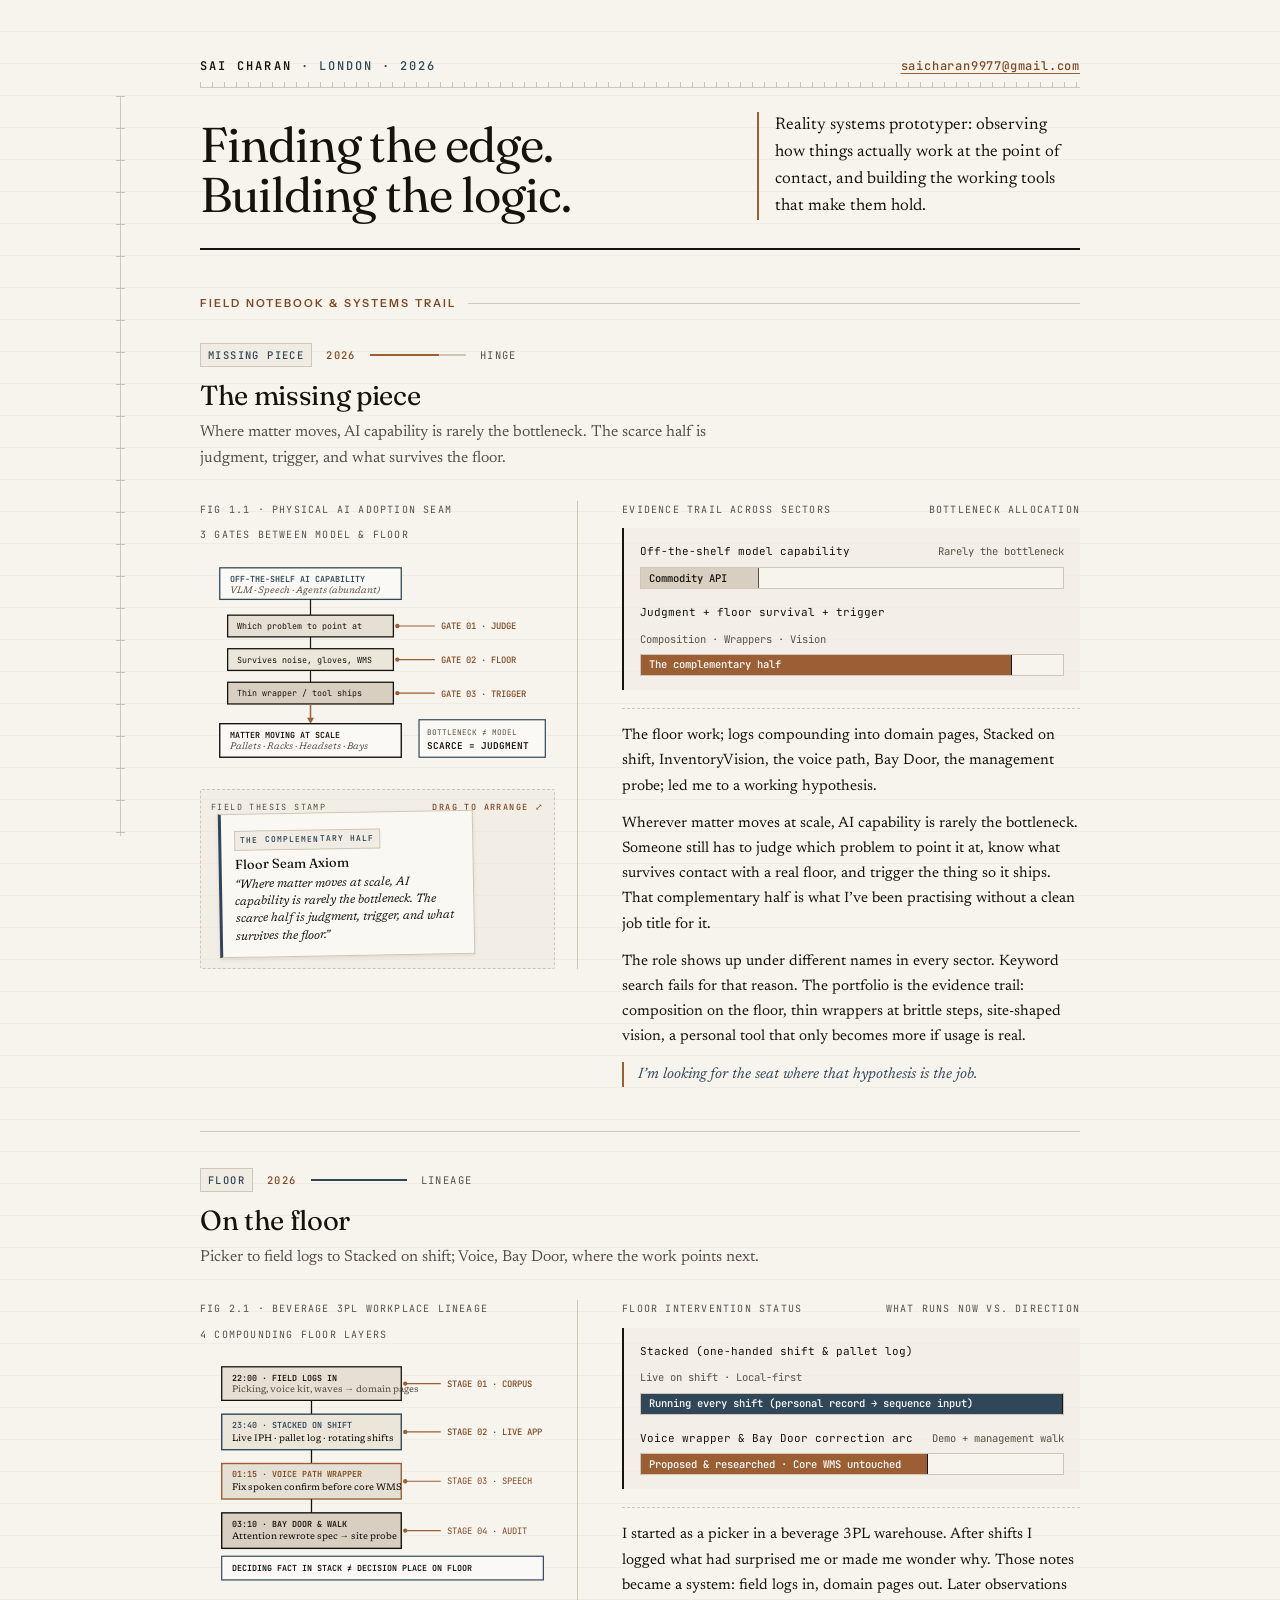
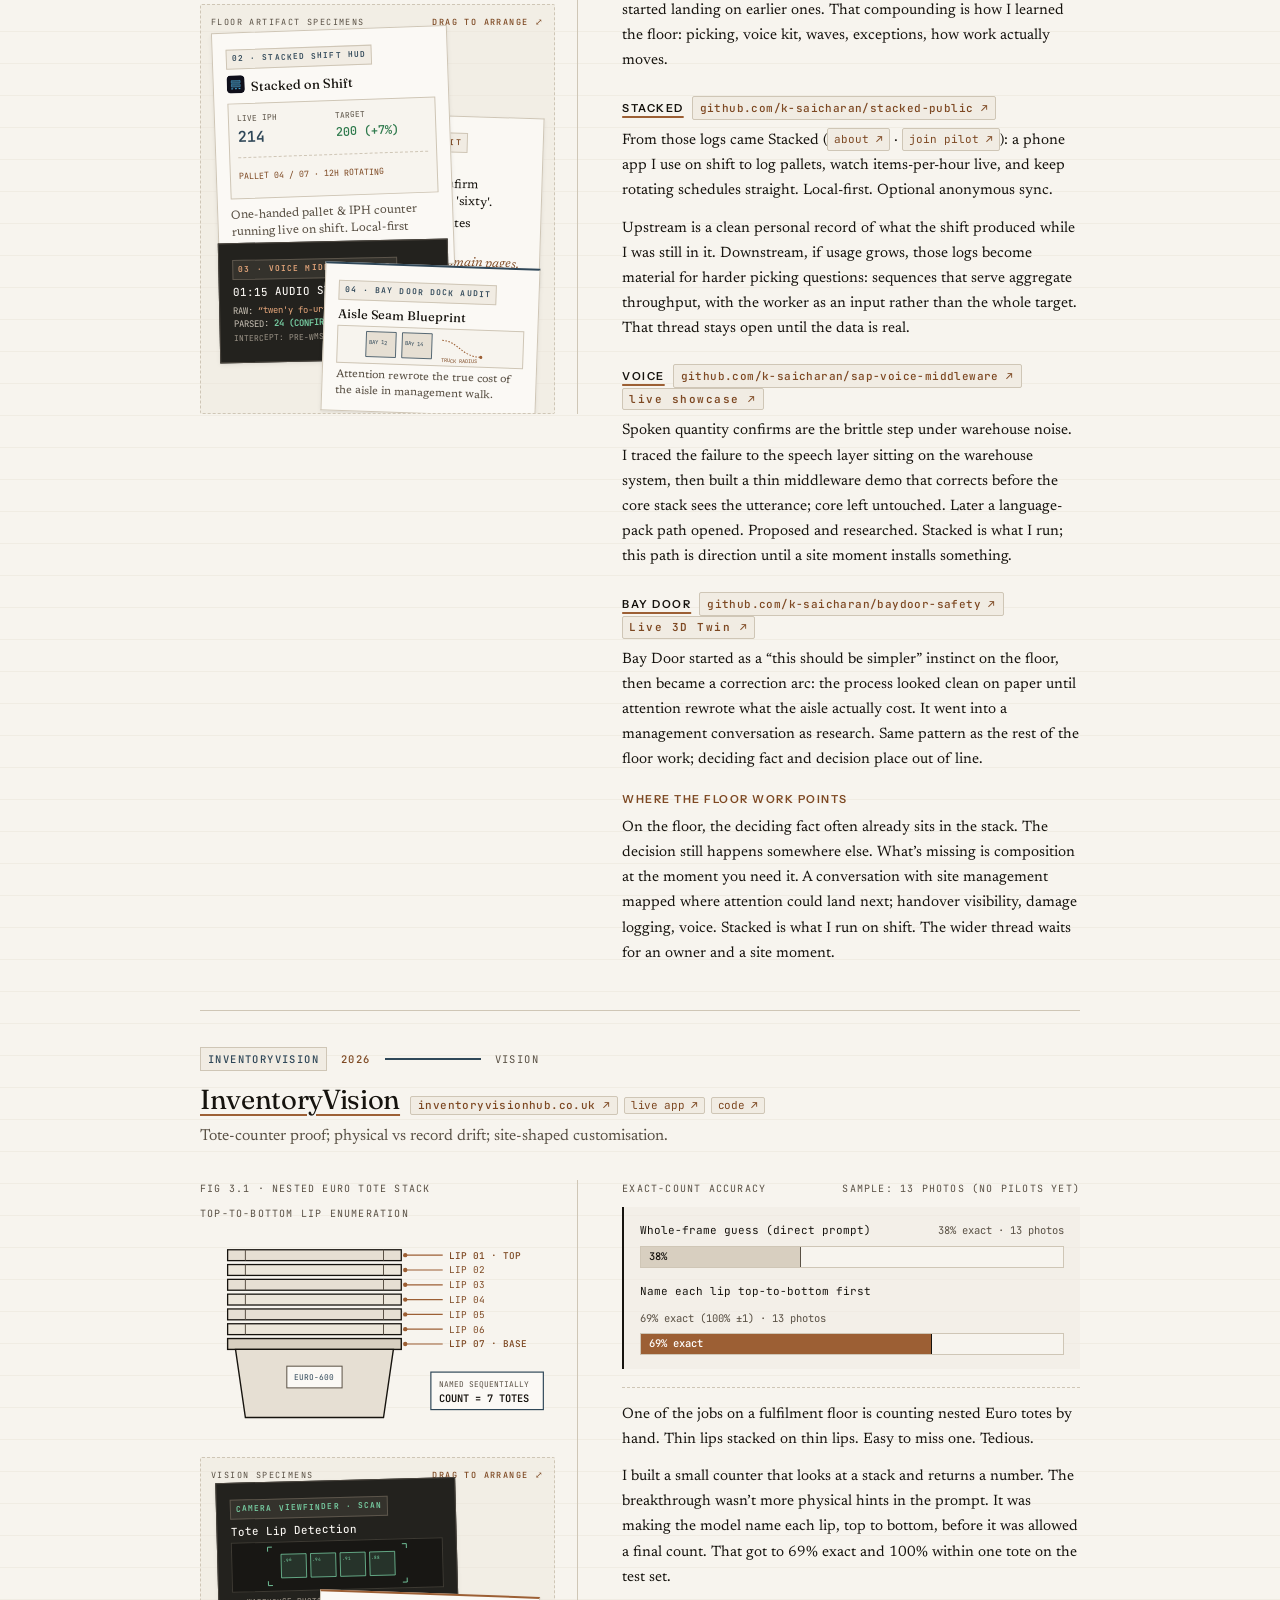
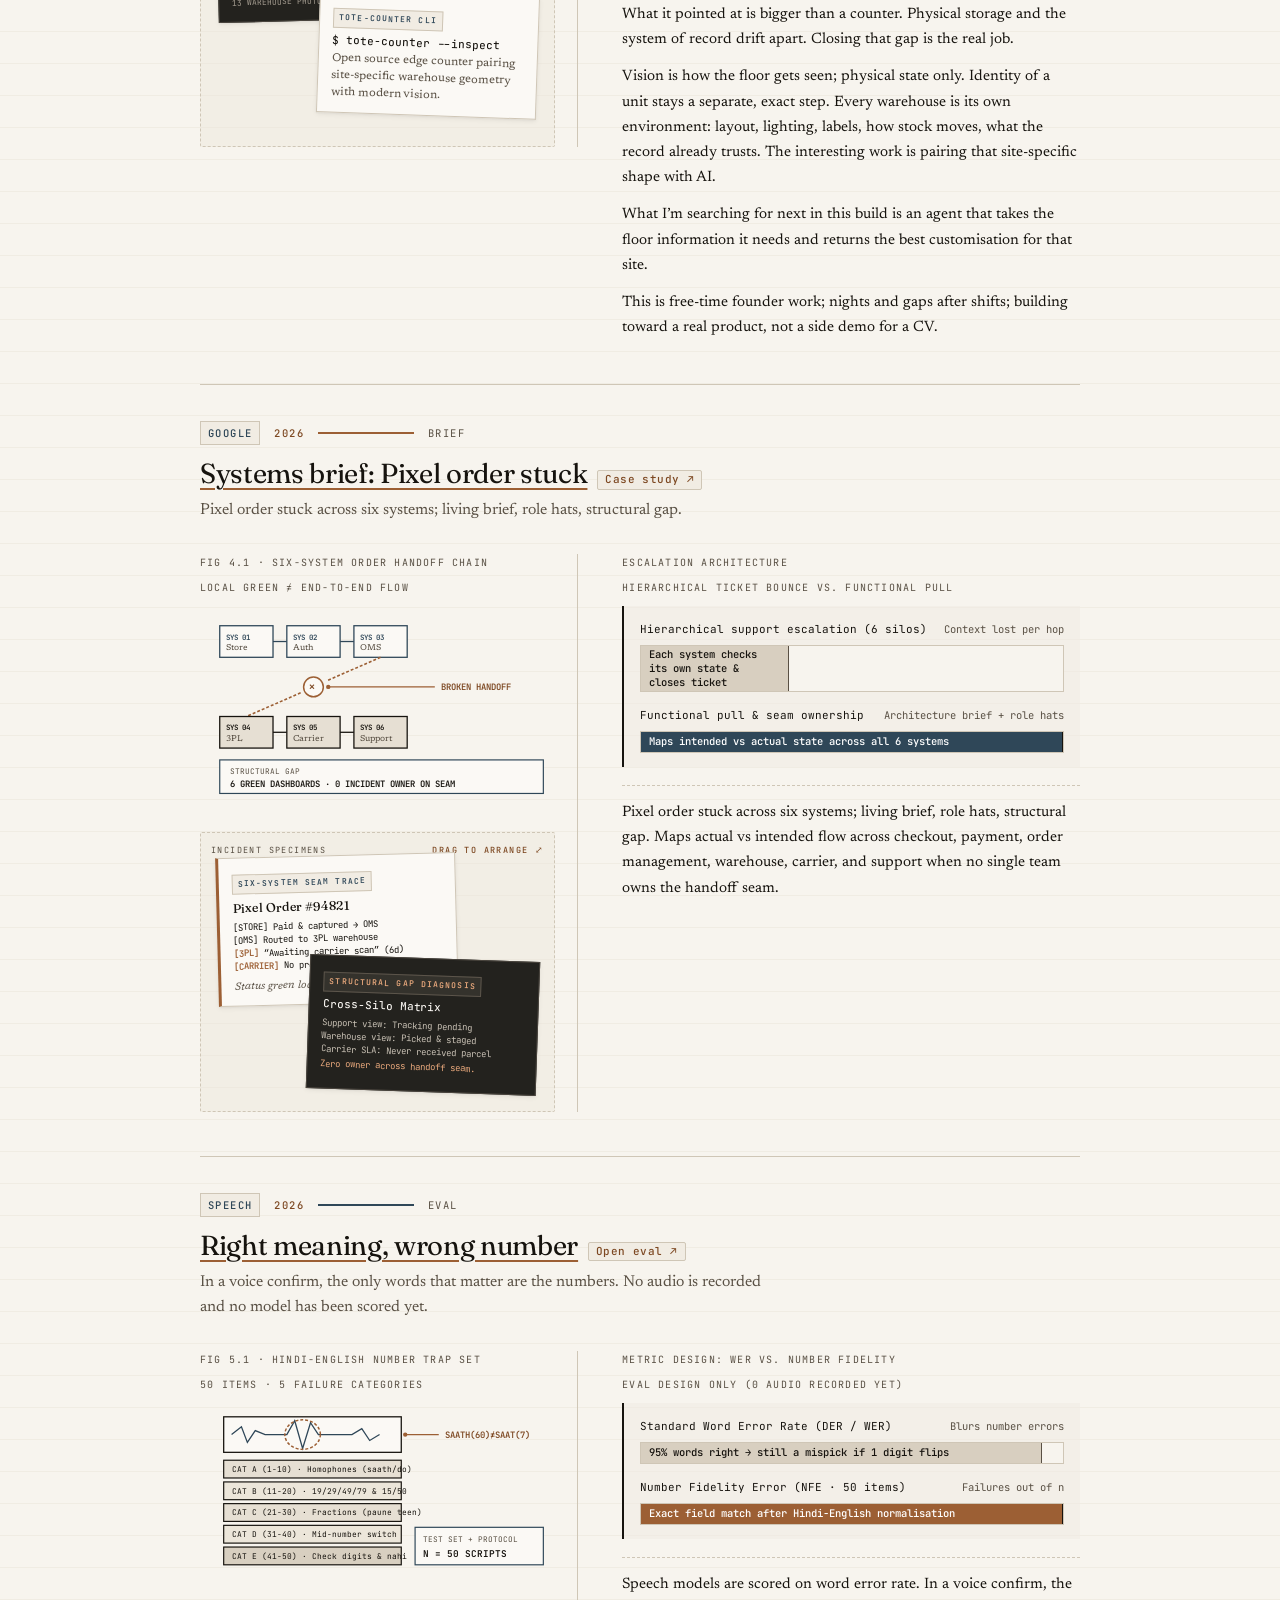
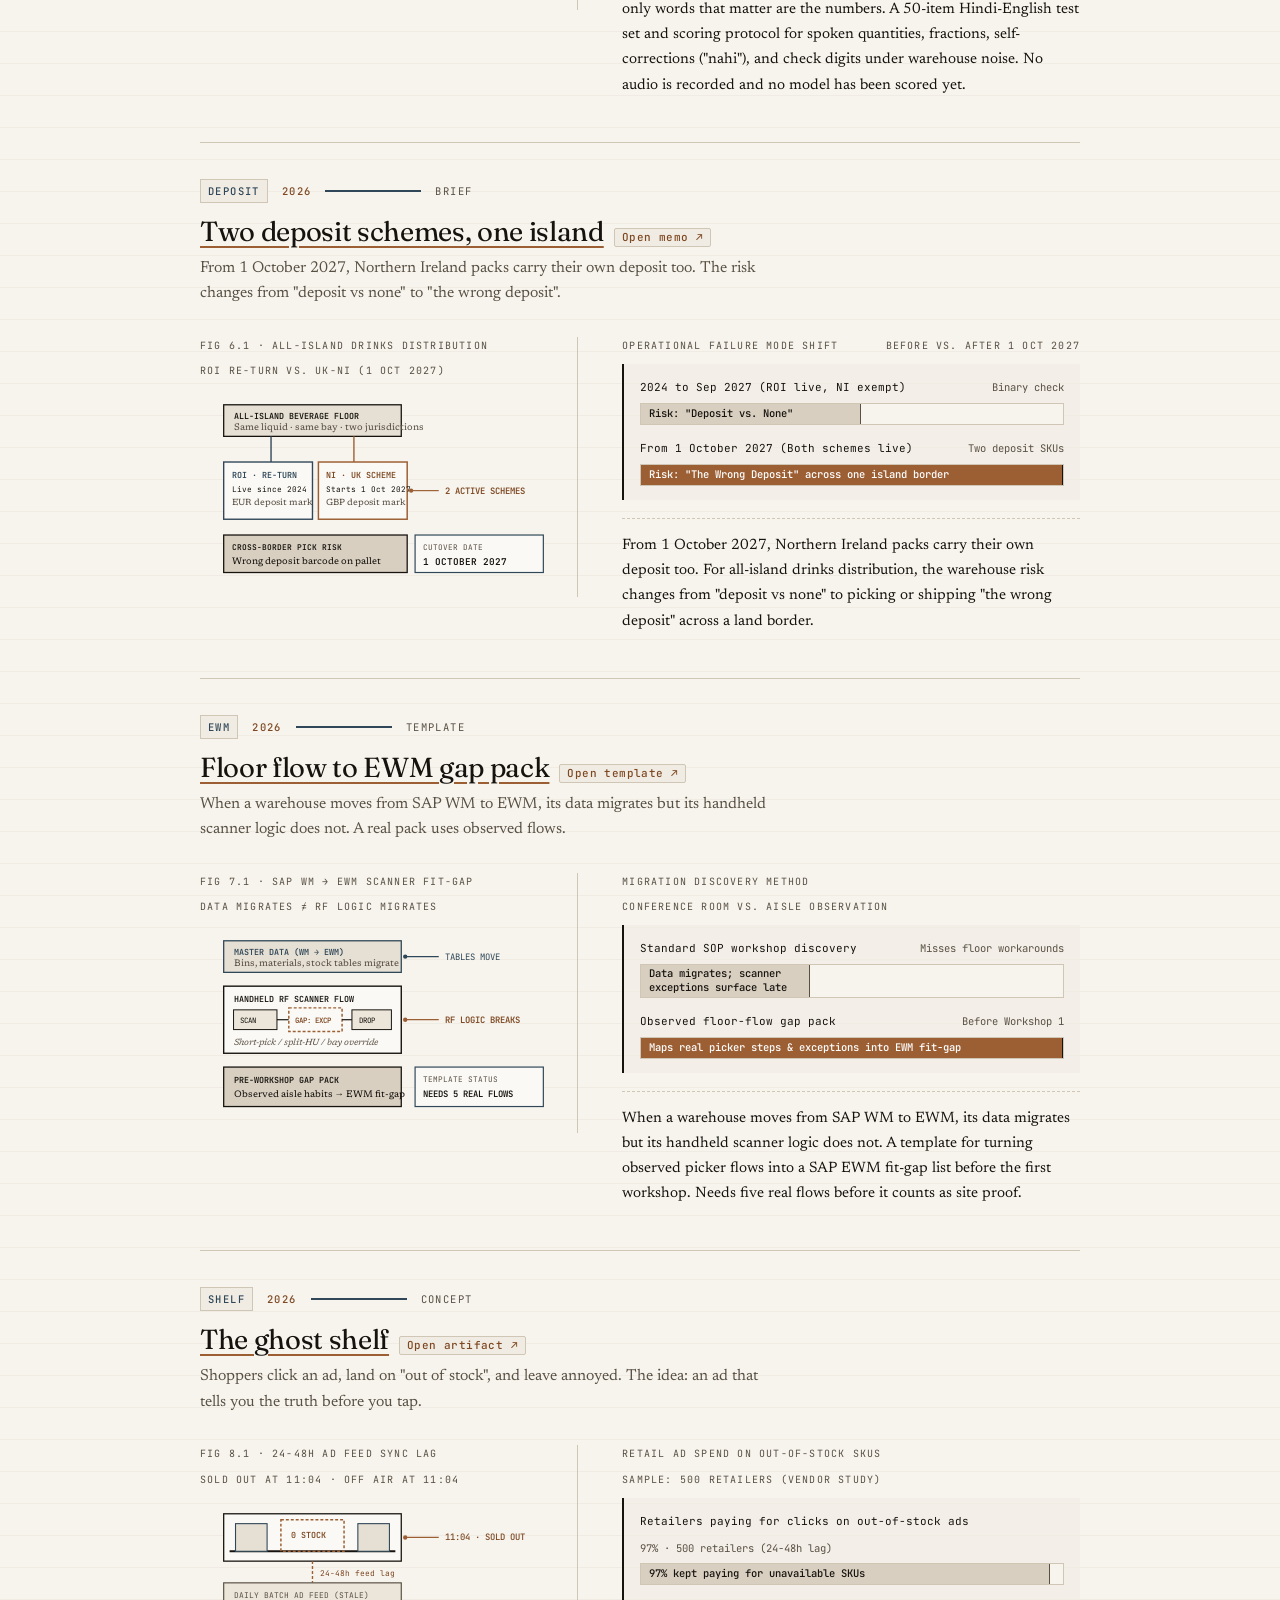
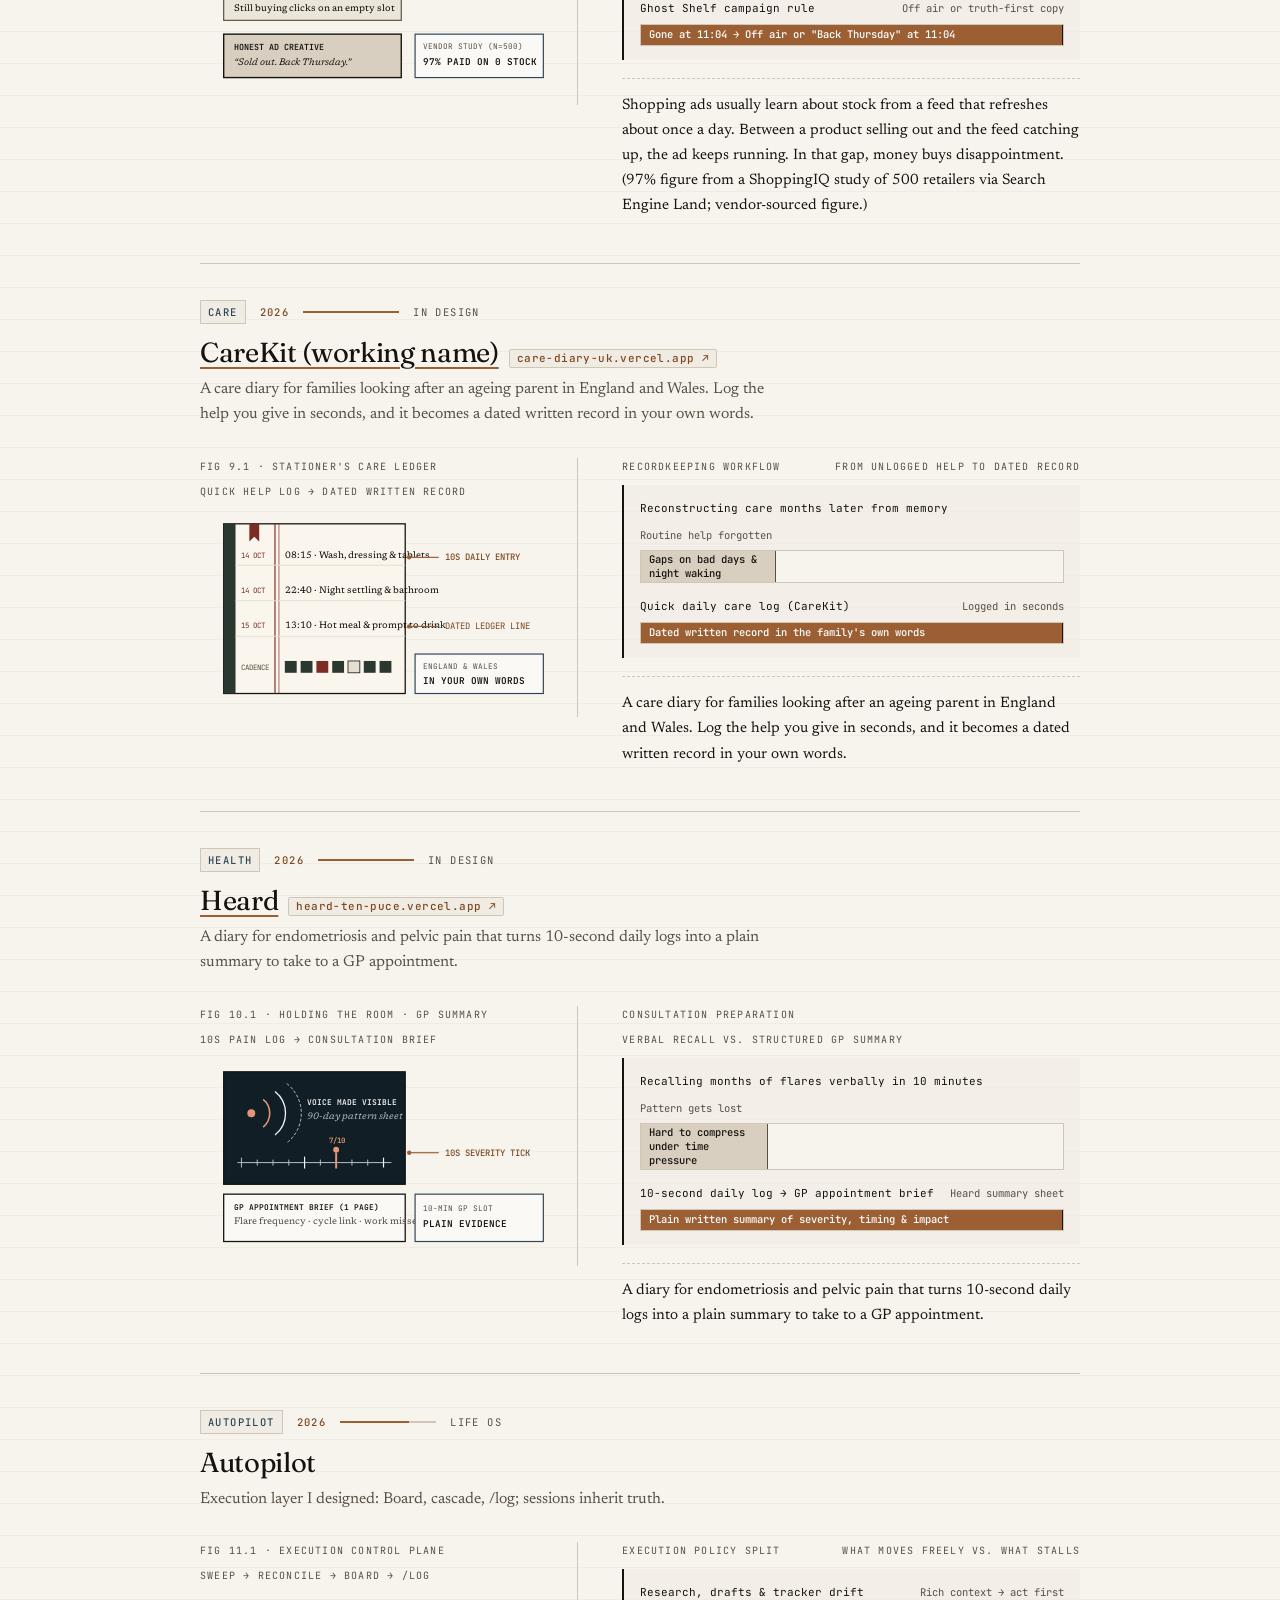
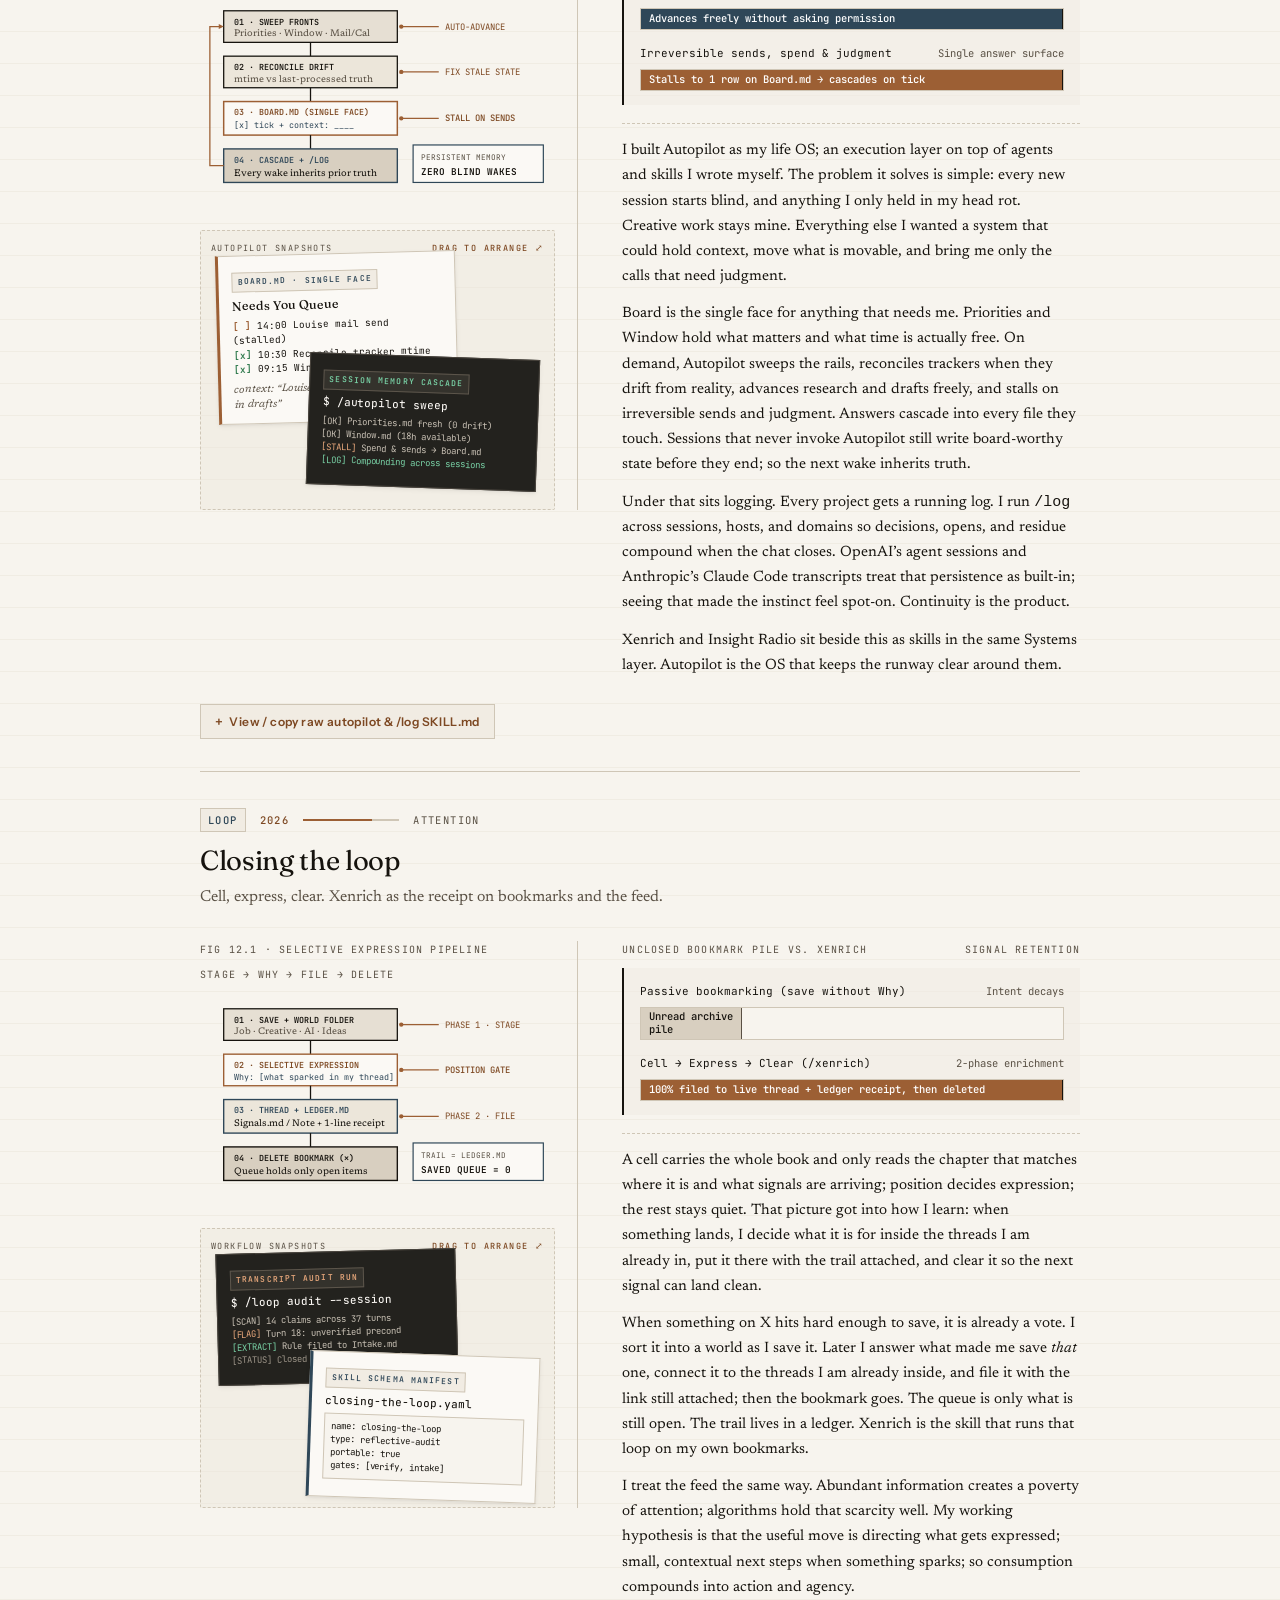
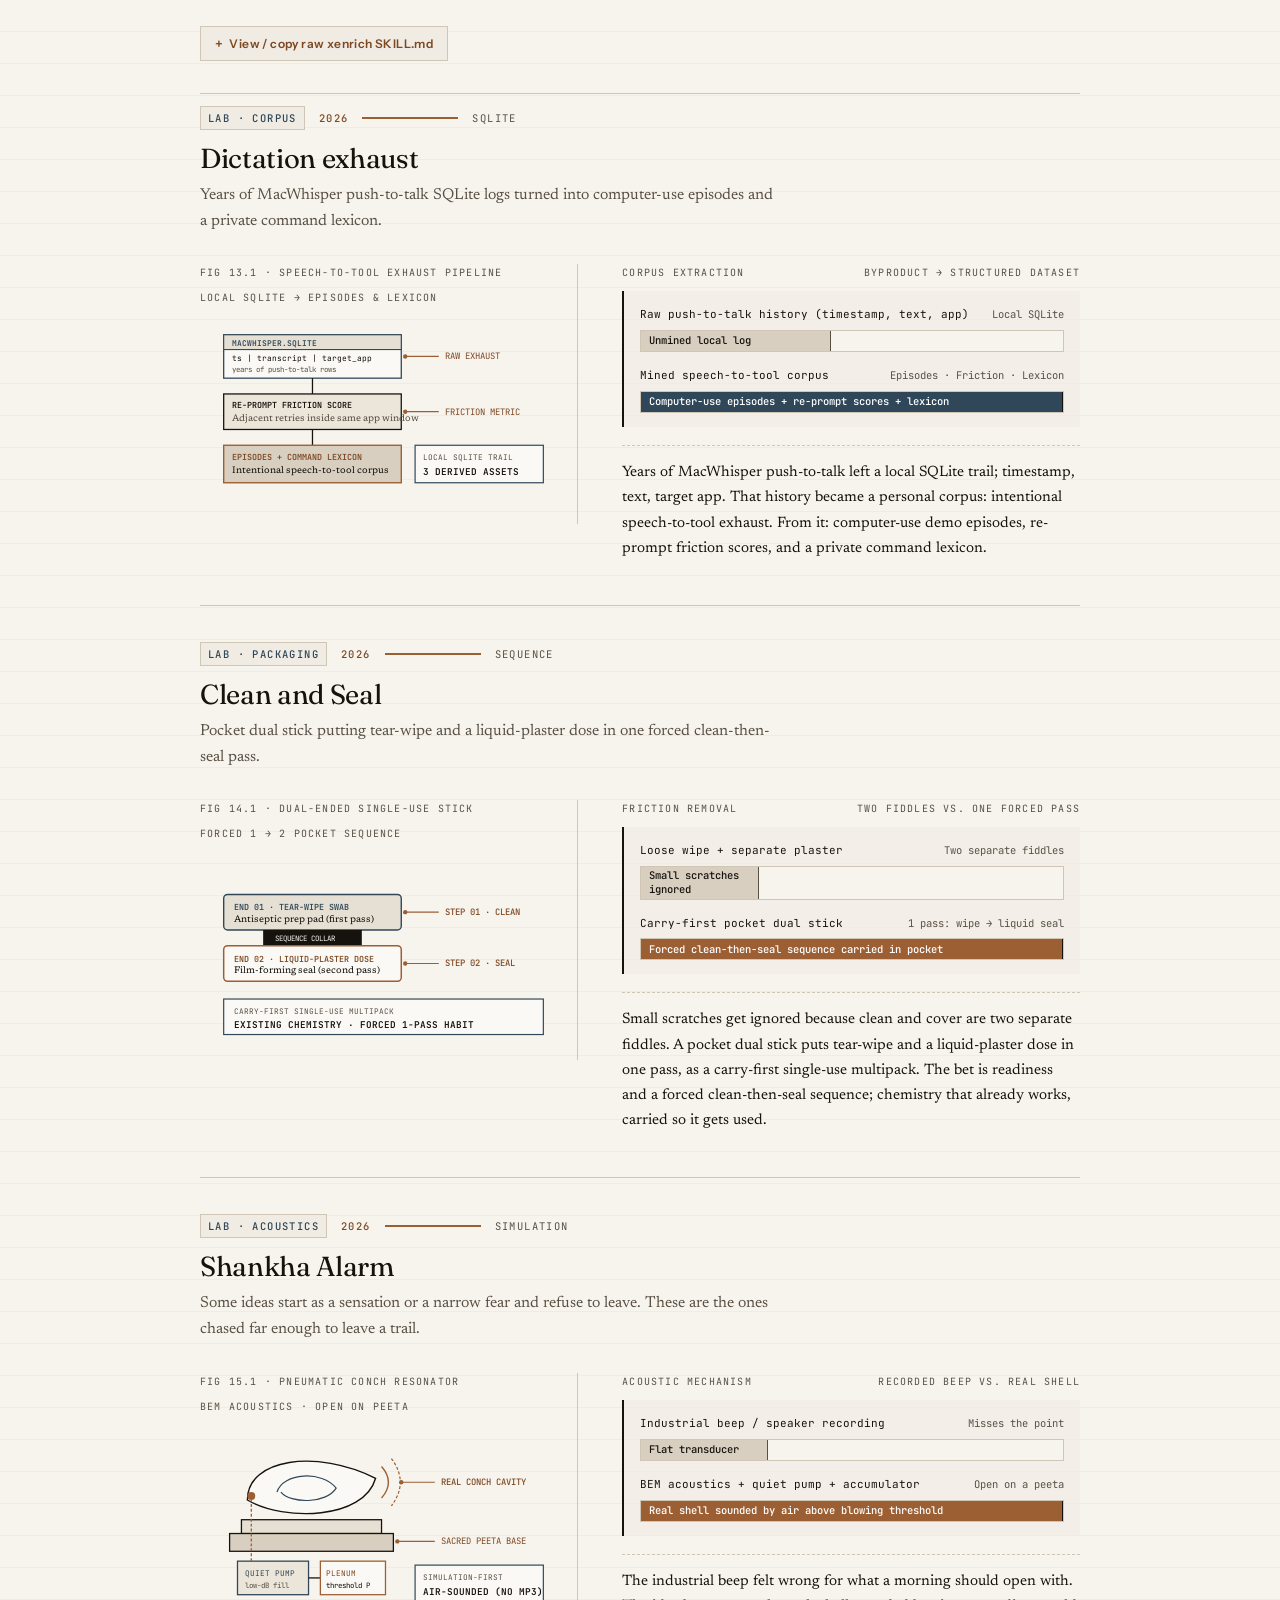
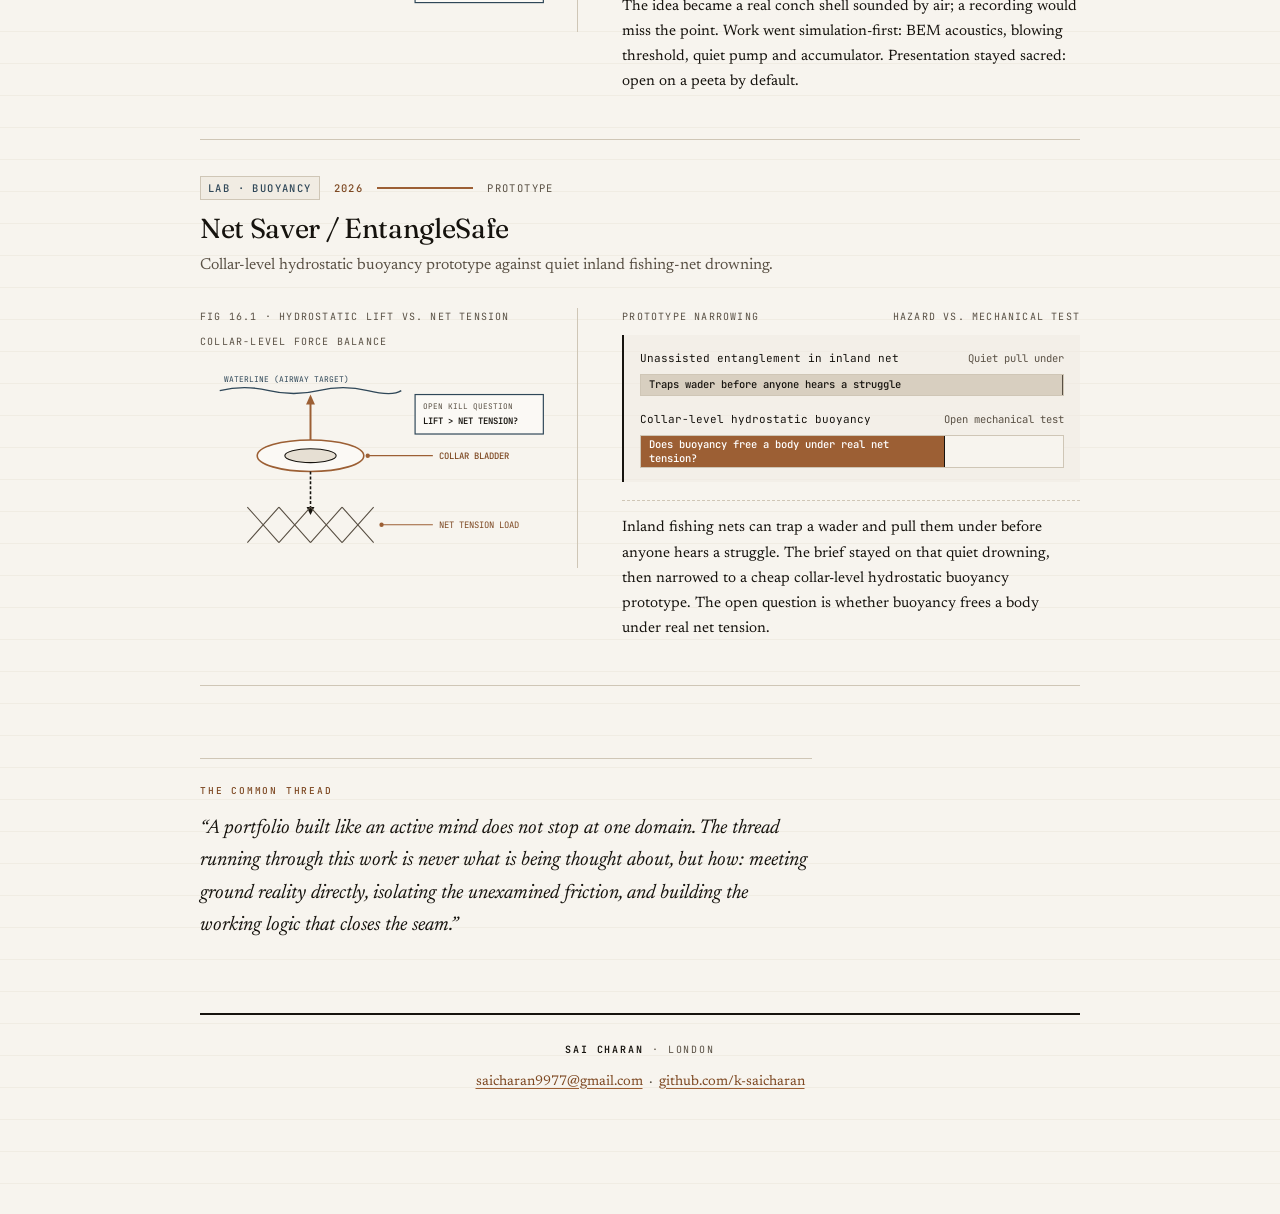
<file: index.html>
<!DOCTYPE html>
<html lang="en">
<head>
  <meta charset="UTF-8">
  <meta name="viewport" content="width=device-width, initial-scale=1.0">
  <meta name="description" content="Sai Charan: Reality systems prototyper. Field observations, computer vision, speech middleware, and systems architecture where physical work meets software.">
  <title>Sai Charan: Finding the edge. Building the logic.</title>
  <link rel="preconnect" href="https://fonts.googleapis.com">
  <link rel="preconnect" href="https://fonts.gstatic.com" crossorigin>
  <link rel="stylesheet" href="https://fonts.googleapis.com/css2?family=Instrument+Sans:wght@400;500;600&family=Fraunces:ital,opsz,wght@0,9..144,380;0,9..144,440;1,9..144,380&family=Newsreader:ital,wght@0,400;0,500;1,400&family=JetBrains+Mono:wght@400;500&display=swap" media="print" onload="this.media='all'">
  <noscript>
    <link rel="stylesheet" href="https://fonts.googleapis.com/css2?family=Instrument+Sans:wght@400;500;600&family=Fraunces:ital,opsz,wght@0,9..144,380;0,9..144,440;1,9..144,380&family=Newsreader:ital,wght@0,400;0,500;1,400&family=JetBrains+Mono:wght@400;500&display=swap">
  </noscript>
  <style>
    :root {
      --bg: #f7f4ee;
      --paper-well: #f1ece3;
      --paper-card: #fbf9f5;
      --text: #16130e;
      --muted: #595044;
      --rule: #e5dfd3;
      --rule-strong: #cfc6b6;
      --accent: #9c5f34;
      --accent-ink: #7d4822;
      --ink: #2f4758;
      --tick: #c9c0b2;
    }

    * { box-sizing: border-box; }
    svg { display: block; width: 100%; max-width: 100%; height: auto; }
    html {
      scrollbar-color: var(--accent) var(--rule);
      scrollbar-width: thin;
      scroll-behavior: smooth;
    }

    body {
      margin: 0;
      background-color: var(--bg);
      background-image:
        linear-gradient(to bottom, transparent 31px, rgba(229, 223, 211, 0.38) 31px, rgba(229, 223, 211, 0.38) 32px);
      background-size: 100% 32px;
      color: var(--text);
      font-family: 'Newsreader', Georgia, 'Times New Roman', serif;
      line-height: 1.72;
      font-size: 16px;
      -webkit-font-smoothing: antialiased;
    }

    /* Left notebook margin ruler */
    .ruler {
      position: fixed;
      left: max(18px, calc(50% - 520px));
      top: 96px;
      bottom: 64px;
      width: 1px;
      background: var(--rule-strong);
      z-index: 1;
      pointer-events: none;
    }
    .ruler::before {
      content: '';
      position: absolute;
      top: 0;
      bottom: 0;
      left: -4px;
      width: 9px;
      background-image: repeating-linear-gradient(to bottom, var(--tick) 0 1px, transparent 1px 32px);
    }
    @media (max-width: 1100px) { .ruler { display: none; } }

    .page {
      max-width: 960px;
      margin: 0 auto;
      padding: 56px 40px 120px;
      position: relative;
    }

    /* Masthead */
    .masthead {
      margin-bottom: 44px;
      position: relative;
      padding-bottom: 28px;
      border-bottom: 2px solid var(--text);
    }

    .reading-no {
      font-family: 'JetBrains Mono', ui-monospace, SFMono-Regular, Menlo, monospace;
      font-size: 12px;
      letter-spacing: 2px;
      text-transform: uppercase;
      color: var(--ink);
      margin-bottom: 10px;
      font-weight: 500;
      display: flex;
      flex-wrap: wrap;
      align-items: center;
      justify-content: space-between;
      gap: 8px 16px;
    }

    .reading-no strong {
      font-weight: 600;
      color: var(--text);
      letter-spacing: 2.2px;
    }
    .reading-no a {
      color: var(--accent-ink);
      text-decoration: underline;
      text-decoration-color: var(--accent);
      text-underline-offset: 3px;
      letter-spacing: 0.8px;
      text-transform: none;
      font-weight: 500;
    }
    .reading-no a:hover {
      color: var(--accent-ink);
      text-decoration-color: var(--accent-ink);
    }

    .calibration-strip {
      height: 1px;
      background: var(--rule-strong);
      margin: 10px 0 24px;
      position: relative;
    }
    .calibration-strip::before {
      content: '';
      position: absolute;
      top: -5px;
      left: 0;
      right: 0;
      height: 5px;
      background-image: repeating-linear-gradient(to right, var(--tick) 0 1px, transparent 1px 12px);
    }

    .masthead-grid {
      display: grid;
      grid-template-columns: 1.35fr 0.85fr;
      gap: 28px 44px;
      align-items: end;
    }

    .masthead h1 {
      font-family: 'Fraunces', Georgia, serif;
      font-size: clamp(2rem, 4.4vw, 3.05rem);
      font-weight: 380;
      letter-spacing: -0.022em;
      line-height: 1.04;
      margin: 0;
      color: var(--text);
    }

    .masthead .who {
      font-size: 1.06rem;
      color: var(--text);
      margin: 0;
      padding-left: 16px;
      border-left: 2px solid var(--accent);
      line-height: 1.6;
    }

    .explore-label {
      font-family: 'Instrument Sans', system-ui, sans-serif;
      font-size: 11px;
      font-weight: 600;
      letter-spacing: 2.1px;
      text-transform: uppercase;
      color: var(--accent-ink);
      margin: 0 0 18px;
      display: flex;
      align-items: center;
      gap: 12px;
    }
    .explore-label::after {
      content: '';
      flex: 1;
      height: 1px;
      background: var(--rule-strong);
    }

    .explore {
      display: flex;
      flex-direction: column;
      gap: 0;
    }

    /* Notebook sections: varied rhythm & layout, unified notebook language */
    .item {
      border-bottom: 1px solid var(--rule-strong);
      padding: 36px 0 32px;
      position: relative;
    }
    .item:first-child {
      padding-top: 12px;
    }

    .item .meta {
      display: flex;
      align-items: center;
      gap: 14px;
      font-family: 'JetBrains Mono', ui-monospace, monospace;
      font-size: 10.5px;
      letter-spacing: 1.4px;
      color: var(--muted);
      margin-bottom: 12px;
      text-transform: uppercase;
    }

    .item .code {
      color: var(--ink);
      font-weight: 500;
      background: var(--paper-well);
      padding: 2px 7px;
      border: 1px solid var(--rule-strong);
    }
    .item .roman { color: var(--accent-ink); font-weight: 500; }

    .gauge {
      flex: 1;
      max-width: 96px;
      height: 2px;
      background: var(--rule-strong);
      position: relative;
    }
    .gauge::after {
      content: '';
      position: absolute;
      left: 0;
      top: 0;
      height: 2px;
      background: var(--accent);
      width: 100%;
    }
    .gauge.built::after { background: var(--ink); }
    .gauge.public::after { background: var(--accent); }
    .gauge.mind::after { background: var(--accent); width: 72%; }

    .item-title {
      font-family: 'Fraunces', Georgia, serif;
      font-size: clamp(1.35rem, 2.5vw, 1.72rem);
      font-weight: 400;
      letter-spacing: -0.012em;
      margin: 0 0 8px;
      line-height: 1.2;
      color: var(--text);
    }

    .item .teaser {
      margin: 0 0 18px;
      color: var(--muted);
      font-size: 15.8px;
      line-height: 1.62;
      max-width: 64ch;
    }

    /* Accordion Trigger Button */
    .item-head {
      display: inline-flex;
      align-items: center;
      gap: 10px;
      text-align: left;
      background: var(--paper-well);
      border: 1px solid var(--rule-strong);
      padding: 8px 14px;
      margin-top: 14px;
      cursor: pointer;
      font-family: 'Instrument Sans', system-ui, sans-serif;
      font-size: 12px;
      font-weight: 600;
      letter-spacing: 0.4px;
      color: var(--accent-ink);
      transition: background-color 180ms ease, border-color 180ms ease, color 180ms ease;
    }
    .item-head:hover {
      border-color: var(--accent-ink);
      color: var(--text);
      background: #e9e2d5;
    }
    .item-head:focus-visible {
      outline: 2px solid var(--ink);
      outline-offset: 2px;
    }
    .item-head .hint {
      display: inline-flex;
      align-items: center;
      gap: 6px;
    }
    .item-head .hint::before {
      content: '+';
      font-family: 'JetBrains Mono', monospace;
      font-weight: 500;
      font-size: 13px;
    }
    .item.is-open .item-head {
      background: var(--text);
      color: var(--bg);
      border-color: var(--text);
    }
    .item.is-open .item-head .hint::before {
      content: '−';
    }
    .item.is-open .item-head .hint::after {
      content: ' · close notes';
    }

    /* Accordion Panel: supports hidden="until-found" without display:none override */
    .panel-inner {
      margin-top: 22px;
      padding: 24px 28px;
      background: var(--paper-card);
      border: 1px solid var(--rule-strong);
      border-left: 3px solid var(--ink);
      max-width: 68ch;
    }
    .panel p {
      margin: 0 0 14px;
      color: var(--text);
      font-size: 15.6px;
      line-height: 1.72;
    }
    .panel p:last-child { margin-bottom: 0; }
    .panel h3,
    .panel h4 {
      font-family: 'Instrument Sans', system-ui, sans-serif;
      font-size: 11px;
      font-weight: 600;
      letter-spacing: 1.5px;
      text-transform: uppercase;
      color: var(--accent-ink);
      margin: 22px 0 8px;
    }
    .panel .pull {
      font-style: italic;
      color: var(--ink);
      padding-left: 15px;
      border-left: 2px solid var(--accent);
      max-width: 56ch;
    }
    .panel .links {
      display: flex;
      gap: 18px 24px;
      flex-wrap: wrap;
      margin-top: 14px;
    }
    .panel .links a,
    a.out {
      font-family: 'Instrument Sans', system-ui, sans-serif;
      font-size: 12.5px;
      font-weight: 600;
      color: var(--accent-ink);
      text-decoration: underline;
      text-decoration-color: var(--tick);
      text-underline-offset: 3px;
    }
    .panel .links a:hover,
    a.out:hover {
      color: var(--text);
      text-decoration-color: var(--text);
    }

    /* =====================================================================
       WORKBENCH ARTIFACT SYSTEM (InventoryVision pattern across all sections)
       Left: Technical FIG plate with callouts & summary stamp
       Right: Evidence / comparison bars + full surface prose + direct links
       ===================================================================== */
    .iv-workbench {
      display: grid;
      grid-template-columns: 0.95fr 1.15fr;
      gap: 28px 44px;
      align-items: start;
      margin: 18px 0 8px;
      padding: 12px 0 4px;
    }
    .iv-tote-plate {
      padding-right: 22px;
      border-right: 1px solid var(--rule-strong);
    }
    .plate-caption {
      font-family: 'JetBrains Mono', monospace;
      font-size: 10px;
      letter-spacing: 1.2px;
      text-transform: uppercase;
      color: var(--muted);
      margin-bottom: 10px;
      display: flex;
      justify-content: space-between;
      gap: 8px;
      flex-wrap: wrap;
    }
    .iv-metrics-plate {
      display: flex;
      flex-direction: column;
      justify-content: space-between;
    }
    .eval-bars {
      margin: 4px 0 18px;
      padding: 14px 16px;
      border-left: 2px solid var(--text);
      background: rgba(241, 236, 227, 0.55);
    }
    .eval-row {
      margin-bottom: 14px;
    }
    .eval-row:last-child { margin-bottom: 0; }
    .eval-row-label {
      display: flex;
      justify-content: space-between;
      align-items: baseline;
      font-family: 'JetBrains Mono', monospace;
      font-size: 11px;
      color: var(--text);
      margin-bottom: 6px;
      gap: 8px;
      flex-wrap: wrap;
    }
    .eval-row-label .sample {
      color: var(--muted);
      font-size: 10.5px;
    }
    .eval-track {
      width: 100%;
      min-height: 22px;
      background: var(--bg);
      border: 1px solid var(--rule-strong);
      position: relative;
      display: flex;
      align-items: stretch;
    }
    .eval-fill {
      min-height: 20px;
      display: flex;
      align-items: center;
      padding: 2px 8px;
      font-family: 'JetBrains Mono', monospace;
      font-size: 10.5px;
      font-weight: 500;
      line-height: 1.3;
    }
    .eval-fill.baseline {
      width: 38%;
      background: #d8cfc0;
      color: var(--text);
      border-right: 1px solid var(--muted);
    }
    .eval-fill.lip-chain {
      width: 69%;
      background: var(--accent);
      color: #ffffff;
      border-right: 1px solid var(--text);
    }
    .eval-fill.ink-bar {
      background: var(--ink);
      color: #ffffff;
      border-right: 1px solid var(--text);
    }
    .eval-fill.accent-bar {
      background: var(--accent);
      color: #ffffff;
      border-right: 1px solid var(--text);
    }
    .eval-fill.muted-bar {
      background: #d8cfc0;
      color: var(--text);
      border-right: 1px solid var(--muted);
    }
    .iv-drift-note {
      border-top: 1px dashed var(--rule-strong);
      padding-top: 14px;
      font-size: 15px;
      line-height: 1.68;
      color: var(--text);
    }
    .iv-drift-note p {
      margin: 0 0 12px;
      font-size: 15px;
      line-height: 1.68;
      color: var(--text);
    }
    .iv-drift-note p:last-of-type {
      margin-bottom: 0;
    }
    .iv-drift-note h3 {
      font-family: 'Instrument Sans', system-ui, sans-serif;
      font-size: 11px;
      font-weight: 600;
      letter-spacing: 1.5px;
      text-transform: uppercase;
      color: var(--accent-ink);
      margin: 18px 0 6px;
    }
    .iv-drift-note strong.kicker-label {
      font-family: 'JetBrains Mono', monospace;
      font-size: 11px;
      text-transform: uppercase;
      letter-spacing: 0.8px;
      color: var(--ink);
      display: block;
      margin-bottom: 6px;
    }
    .iv-drift-note .pull {
      font-style: italic;
      color: var(--ink);
      padding-left: 14px;
      border-left: 2px solid var(--accent);
      margin-top: 10px;
    }

    /* Ink draw-in once on load, respecting prefers-reduced-motion */
    .ink-trace {
      stroke-dasharray: 420;
      stroke-dashoffset: 0;
      @media (prefers-reduced-motion: no-preference) {
        animation: trace-in 1.1s cubic-bezier(0.22, 1, 0.36, 1) both;
      }
    }
    @keyframes trace-in {
      from { stroke-dashoffset: 420; }
      to { stroke-dashoffset: 0; }
    }

    /* Skill Markdown Code Blocks */
    .skill-note {
      font-size: 14px;
      color: var(--muted);
      margin: 0 0 10px;
    }
    .skill-wrap {
      position: relative;
      margin: 0 0 22px;
      border: 1px solid var(--rule-strong);
      background: #f1ece3;
    }
    .copy-btn {
      position: absolute;
      top: 8px;
      right: 8px;
      z-index: 2;
      font-family: 'Instrument Sans', system-ui, sans-serif;
      font-size: 11px;
      font-weight: 600;
      letter-spacing: 0.4px;
      padding: 6px 10px;
      border: 1px solid var(--rule-strong);
      background: var(--bg);
      color: var(--accent-ink);
      cursor: pointer;
    }
    .copy-btn:hover { color: var(--text); border-color: var(--accent-ink); }
    .copy-btn.copied { color: var(--ink); }
    .skill-md {
      margin: 0;
      padding: 40px 14px 14px;
      max-height: 280px;
      overflow: auto;
      -webkit-overflow-scrolling: touch;
      overscroll-behavior: contain;
      font-family: 'JetBrains Mono', ui-monospace, monospace;
      font-size: 11.5px;
      line-height: 1.55;
      color: var(--text);
      white-space: pre-wrap;
      word-break: break-word;
    }

    .footer-note {
      margin-top: 72px;
      padding-top: 26px;
      border-top: 2px solid var(--text);
      font-family: 'JetBrains Mono', ui-monospace, monospace;
      font-size: 10px;
      letter-spacing: 1.9px;
      text-transform: uppercase;
      color: var(--muted);
      text-align: center;
    }
    .footer-note strong {
      font-weight: 600;
      color: var(--text);
      letter-spacing: 1.9px;
    }
    .footer-note .links {
      text-transform: none;
      letter-spacing: 0;
      font-family: 'Newsreader', Georgia, serif;
      font-size: 14px;
      color: var(--muted);
      margin-top: 12px;
      line-height: 1.6;
    }
    .footer-note a {
      color: var(--accent-ink);
      text-decoration: underline;
      text-decoration-color: var(--accent);
      text-underline-offset: 3px;
    }
    .footer-note a:hover {
      color: var(--text);
    }

    /* Responsive breakpoints: 768px and 375px */
    @media (max-width: 820px) {
      .page { padding: 44px 24px 96px; }
      .masthead-grid,
      .iv-workbench {
        grid-template-columns: 1fr;
      }
      .iv-tote-plate {
        padding-right: 0;
        border-right: none;
        padding-bottom: 16px;
        border-bottom: 1px solid var(--rule-strong);
      }
    }

    @media (max-width: 520px) {
      .page { padding: 32px 16px 80px; }
      .panel-inner {
        padding: 18px 16px;
      }
    }
  
            /* Title links, Subheading links, Inline chips & Badges */
    .item-title a.title-link {
      color: var(--text);
      text-decoration: none;
      display: inline-flex;
      flex-wrap: wrap;
      align-items: baseline;
      gap: 10px;
      transition: color 150ms ease;
    }
    .item-title a.title-link .title-text {
      text-decoration: underline;
      text-decoration-color: var(--accent);
      text-decoration-thickness: 1.5px;
      text-underline-offset: 5px;
      transition: color 150ms ease, text-decoration-color 150ms ease;
    }
    .item-title a.title-link:hover .title-text {
      color: var(--accent-ink);
      text-decoration-color: var(--accent-ink);
    }
    .link-badge {
      display: inline-flex;
      align-items: center;
      gap: 3px;
      font-family: 'JetBrains Mono', ui-monospace, monospace;
      font-size: 11px;
      font-weight: 500;
      letter-spacing: 0.4px;
      text-transform: none;
      background: var(--paper-well);
      color: var(--accent-ink);
      border: 1px solid var(--rule-strong);
      padding: 2px 7px;
      border-radius: 2px;
      vertical-align: 0.22em;
      text-decoration: none !important;
      transition: background 150ms ease, color 150ms ease, border-color 150ms ease, transform 150ms ease;
      white-space: nowrap;
    }
    .title-link:hover .link-badge,
    .sub-link-head a:hover .link-badge {
      background: var(--text);
      color: var(--bg);
      border-color: var(--text);
      transform: translateY(-1px);
    }
    .iv-drift-note h3.sub-link-head {
      margin-top: 22px;
      margin-bottom: 8px;
    }
    .iv-drift-note h3.sub-link-head a.title-link,
    .iv-drift-note h3.sub-link-head a {
      color: var(--text);
      text-decoration: none;
      display: inline-flex;
      flex-wrap: wrap;
      align-items: baseline;
      gap: 8px;
      transition: color 150ms ease;
    }
    .iv-drift-note h3.sub-link-head a .title-text {
      text-decoration: underline;
      text-decoration-color: var(--accent);
      text-decoration-thickness: 1.5px;
      text-underline-offset: 4px;
      transition: color 150ms ease, text-decoration-color 150ms ease;
    }
    .iv-drift-note h3.sub-link-head a:hover .title-text {
      color: var(--accent-ink);
      text-decoration-color: var(--accent-ink);
    }
    .iv-drift-note a {
      color: var(--accent-ink);
      text-decoration: underline;
      text-decoration-color: var(--accent);
      text-underline-offset: 3px;
      transition: color 150ms ease, text-decoration-color 150ms ease;
    }
    .iv-drift-note a:hover {
      color: var(--text);
      text-decoration-color: var(--text);
    }
    .inline-chip {
      display: inline-block;
      font-family: 'JetBrains Mono', ui-monospace, monospace;
      font-size: 11px;
      padding: 1px 6px;
      text-transform: none;
      background: var(--paper-well);
      border: 1px solid var(--rule-strong);
      border-radius: 2px;
      color: var(--accent-ink) !important;
      text-decoration: none !important;
      vertical-align: 0.05em;
      transition: background 150ms ease, color 150ms ease, border-color 150ms ease;
    }
    .inline-chip:hover {
      background: var(--text);
      color: var(--bg) !important;
      border-color: var(--text);
    }

  .specimen-tray {
      margin-top: 18px;
      position: relative;
      background: rgba(236, 230, 218, 0.45);
      border: 1px dashed var(--rule-strong);
      padding: 10px;
      overflow: hidden;
      border-radius: 2px;
    }
    .specimen-tray-header {
      font-family: 'JetBrains Mono', monospace;
      font-size: 8.5px;
      letter-spacing: 1.4px;
      text-transform: uppercase;
      color: var(--muted);
      display: flex;
      justify-content: space-between;
      align-items: center;
      margin-bottom: 10px;
      pointer-events: none;
    }
    .specimen-tray-header .drag-hint {
      color: var(--accent-ink);
      font-weight: 500;
    }
    .specimen-card {
      position: absolute;
      background: var(--paper-card);
      border: 1px solid var(--rule-strong);
      box-shadow: 0 2px 5px rgba(22, 19, 14, 0.06), 0 1px 2px rgba(22, 19, 14, 0.04);
      padding: 11px 13px;
      cursor: grab;
      user-select: none;
      -webkit-user-select: none;
      touch-action: pan-y;
      transition: box-shadow 0.18s ease, border-color 0.18s ease;
      box-sizing: border-box;
    }
    .specimen-card:hover {
      border-color: var(--ink);
      box-shadow: 0 5px 12px rgba(22, 19, 14, 0.1);
    }
    .specimen-card.is-dragging {
      cursor: grabbing;
      z-index: 60 !important;
      box-shadow: 0 14px 28px rgba(22, 19, 14, 0.18), 0 4px 10px rgba(22, 19, 14, 0.08);
      border-color: var(--accent) !important;
      touch-action: none;
    }
    .specimen-card .card-tag {
      font-family: 'JetBrains Mono', monospace;
      font-size: 8px;
      font-weight: 600;
      letter-spacing: 1.1px;
      text-transform: uppercase;
      display: inline-block;
      padding: 2px 5px;
      background: var(--paper-well);
      color: var(--ink);
      border: 1px solid var(--rule-strong);
      margin-bottom: 6px;
    }
    .specimen-card .card-title {
      font-family: 'Fraunces', serif;
      font-size: 13px;
      font-weight: 450;
      color: var(--text);
      margin: 0 0 4px;
      line-height: 1.22;
    }
    .specimen-card .card-body {
      font-family: 'Newsreader', serif;
      font-size: 12px;
      line-height: 1.45;
      color: var(--muted);
    }
    @media (max-width: 900px) {
      .specimen-tray {
        min-height: auto !important;
        display: flex;
        flex-direction: column;
        gap: 12px;
        overflow: visible;
        padding: 12px;
        touch-action: pan-y !important;
      }
      .specimen-card {
        position: relative !important;
        top: auto !important;
        left: auto !important;
        right: auto !important;
        width: 100% !important;
        max-width: 100% !important;
        transform: none !important;
        cursor: default;
        touch-action: pan-y !important;
        user-select: auto !important;
        -webkit-user-select: auto !important;
      }
      .specimen-tray-header .drag-hint {
        display: none;
      }
    }

  
    /* Closing Thread / Decision Rule */
    .mind-thread {
      margin: 72px 0 36px;
      padding-top: 24px;
      border-top: 1px solid var(--rule-strong);
      max-width: 68ch;
    }
    .thread-kicker {
      font-family: 'JetBrains Mono', monospace;
      font-size: 9.5px;
      letter-spacing: 1.8px;
      text-transform: uppercase;
      color: var(--accent-ink);
      margin-bottom: 12px;
      font-weight: 500;
    }
    .thread-prose {
      margin: 0;
      font-family: 'Newsreader', Georgia, serif;
      font-size: clamp(1.05rem, 1.8vw, 1.25rem);
      font-style: italic;
      line-height: 1.62;
      color: var(--text);
    }

  </style>
</head>
<body>
  <div class="ruler" aria-hidden="true"></div>
  <main class="page">

    <header class="masthead">
      <div class="reading-no">
        <span><strong>Sai Charan</strong> · London · 2026</span>
        <a href="mailto:saicharan9977@gmail.com">saicharan9977@gmail.com</a>
      </div>
      <div class="calibration-strip" aria-hidden="true"></div>
      <div class="masthead-grid">
        <h1>Finding the edge. Building the logic.</h1>
        <p class="who">Reality systems prototyper: observing how things actually work at the point of contact, and building the working tools that make them hold.</p>
      </div>
    </header>

    <div class="explore-label">Field Notebook &amp; Systems Trail</div>
    <div class="explore">

      <!-- =================================================================
           SECTION: MISSING-PIECE
           ================================================================= -->
      <section class="item" id="missing-piece">
        <div class="meta">
          <span class="code">MISSING PIECE</span>
          <span class="roman">2026</span>
          <div class="gauge mind"></div>
          <span>HINGE</span>
        </div>
        <h2 class="item-title">The missing piece</h2>
        <p class="teaser">Where matter moves, AI capability is rarely the bottleneck. The scarce half is judgment, trigger, and what survives the floor.</p>

        <div class="iv-workbench">
          <div class="iv-tote-plate">
            <div class="plate-caption">
              <span>FIG 1.1 · PHYSICAL AI ADOPTION SEAM</span>
              <span>3 GATES BETWEEN MODEL &amp; FLOOR</span>
            </div>
            <svg viewBox="0 0 360 220" role="img" aria-label="Technical diagram showing abundant off-the-shelf AI capability above, three survival gates in the middle (problem selection, floor contact, trigger to ship), and the real warehouse floor below">
              <title>The adoption seam: Problem Selection, Floor Contact, and Trigger to Ship bridging AI capability to the physical floor</title>
              <!-- Top Stratum: Abundant AI Capability -->
              <rect x="20" y="14" width="184" height="32" fill="#fbf9f5" stroke="#2f4758" stroke-width="1.3"/>
              <text x="30" y="28" font-family="JetBrains Mono, monospace" font-size="8.5" font-weight="600" fill="#2f4758">OFF-THE-SHELF AI CAPABILITY</text>
              <text x="30" y="40" font-family="Newsreader, serif" font-style="italic" font-size="9.5" fill="#595044">VLM · Speech · Agents (abundant)</text>

              <!-- Gate 01 -->
              <line x1="112" y1="46" x2="112" y2="62" stroke="#16130e" stroke-width="1.2"/>
              <rect x="28" y="62" width="168" height="22" fill="#e6dfd3" stroke="#16130e" stroke-width="1.3"/>
              <text x="38" y="76" font-family="JetBrains Mono, monospace" font-size="8.5" fill="#16130e">Which problem to point at</text>
              <line x1="200" y1="73" x2="238" y2="73" stroke="#9c5f34" stroke-width="1.2"/>
              <circle cx="200" cy="73" r="2.2" fill="#9c5f34"/>
              <text x="244" y="76.5" font-family="JetBrains Mono, monospace" font-size="9" font-weight="500" fill="#7d4822">GATE 01 · JUDGE</text>

              <!-- Gate 02 -->
              <line x1="112" y1="84" x2="112" y2="96" stroke="#16130e" stroke-width="1.2"/>
              <rect x="28" y="96" width="168" height="22" fill="#ece6da" stroke="#16130e" stroke-width="1.3"/>
              <text x="38" y="110" font-family="JetBrains Mono, monospace" font-size="8.5" fill="#16130e">Survives noise, gloves, WMS</text>
              <line x1="200" y1="107" x2="238" y2="107" stroke="#9c5f34" stroke-width="1.2"/>
              <circle cx="200" cy="107" r="2.2" fill="#9c5f34"/>
              <text x="244" y="110.5" font-family="JetBrains Mono, monospace" font-size="9" font-weight="500" fill="#7d4822">GATE 02 · FLOOR</text>

              <!-- Gate 03 -->
              <line x1="112" y1="118" x2="112" y2="130" stroke="#16130e" stroke-width="1.2"/>
              <rect x="28" y="130" width="168" height="22" fill="#d8cfc0" stroke="#16130e" stroke-width="1.3"/>
              <text x="38" y="144" font-family="JetBrains Mono, monospace" font-size="8.5" fill="#16130e">Thin wrapper / tool ships</text>
              <line x1="200" y1="141" x2="238" y2="141" stroke="#9c5f34" stroke-width="1.2"/>
              <circle cx="200" cy="141" r="2.2" fill="#9c5f34"/>
              <text x="244" y="144.5" font-family="JetBrains Mono, monospace" font-size="9" font-weight="500" fill="#7d4822">GATE 03 · TRIGGER</text>

              <!-- Bottom Stratum: Real Floor -->
              <line x1="112" y1="152" x2="112" y2="168" stroke="#9c5f34" stroke-width="1.5"/>
              <polygon points="108.5,166 112,172 115.5,166" fill="#9c5f34"/>
              <rect x="20" y="172" width="184" height="34" fill="#fbf9f5" stroke="#16130e" stroke-width="1.4"/>
              <text x="30" y="186" font-family="JetBrains Mono, monospace" font-size="8.5" font-weight="600" fill="#16130e">MATTER MOVING AT SCALE</text>
              <text x="30" y="198" font-family="Newsreader, serif" font-style="italic" font-size="9.5" fill="#595044">Pallets · Racks · Headsets · Bays</text>

              <!-- Stamp Badge -->
              <rect x="222" y="168" width="128" height="38" fill="#fbf9f5" stroke="#2f4758" stroke-width="1.2"/>
              <text x="230" y="183" font-family="JetBrains Mono, monospace" font-size="7.8" fill="#595044">BOTTLENECK ≠ MODEL</text>
              <text x="230" y="198" font-family="JetBrains Mono, monospace" font-size="9.5" font-weight="600" fill="#16130e">SCARCE = JUDGMENT</text>
            </svg>
            <div class="specimen-tray" style="min-height: 180px;">
              <div class="specimen-tray-header">
                <span>FIELD THESIS STAMP</span>
                <span class="drag-hint">DRAG TO ARRANGE ⤢</span>
              </div>
              <div class="specimen-card specimen-axiom" data-base-transform="rotate(-1deg)" style="top: 22px; left: 18px; width: 255px; transform: rotate(-1deg); z-index: 2; border-left: 3px solid var(--ink); background: #faf8f3;">
                <div class="card-tag">THE COMPLEMENTARY HALF</div>
                <div class="card-title" style="font-size: 13px;">Floor Seam Axiom</div>
                <div class="card-body" style="font-size: 12px; font-style: italic; line-height: 1.45; color: var(--text);">
                  &ldquo;Where matter moves at scale, AI capability is rarely the bottleneck. The scarce half is judgment, trigger, and what survives the floor.&rdquo;
                </div>
              </div>
            </div>
          </div>

          <div class="iv-metrics-plate">
            <div>
              <div class="plate-caption">
                <span>EVIDENCE TRAIL ACROSS SECTORS</span>
                <span>BOTTLENECK ALLOCATION</span>
              </div>
              <div class="eval-bars" role="img" aria-label="Comparison showing raw model availability is abundant while floor judgment, wrapper placement, and shipping trigger are the scarce bottleneck">
                <div class="eval-row">
                  <div class="eval-row-label">
                    <span>Off-the-shelf model capability</span>
                    <span class="sample">Rarely the bottleneck</span>
                  </div>
                  <div class="eval-track">
                    <div class="eval-fill muted-bar" style="width: 28%;">Commodity API</div>
                  </div>
                </div>
                <div class="eval-row">
                  <div class="eval-row-label">
                    <span>Judgment + floor survival + trigger</span>
                    <span class="sample">Composition · Wrappers · Vision</span>
                  </div>
                  <div class="eval-track">
                    <div class="eval-fill accent-bar" style="width: 88%;">The complementary half</div>
                  </div>
                </div>
              </div>
            </div>

            <div class="iv-drift-note">
              <p>The floor work; logs compounding into domain pages, Stacked on shift, InventoryVision, the voice path, Bay Door, the management probe; led me to a working hypothesis.</p>
              <p>Wherever matter moves at scale, AI capability is rarely the bottleneck. Someone still has to judge which problem to point it at, know what survives contact with a real floor, and trigger the thing so it ships. That complementary half is what I’ve been practising without a clean job title for it.</p>
              <p>The role shows up under different names in every sector. Keyword search fails for that reason. The portfolio is the evidence trail: composition on the floor, thin wrappers at brittle steps, site-shaped vision, a personal tool that only becomes more if usage is real.</p>
              <p class="pull">I’m looking for the seat where that hypothesis is the job.</p>
            </div>
          </div>
        </div>
      </section>

      <!-- =================================================================
           2. ON THE FLOOR (Workbench: Fused Workplace Lineage + Full Narrative)
           ================================================================= -->

      <!-- =================================================================
           SECTION: ON-THE-FLOOR
           ================================================================= -->
      <section class="item" id="on-the-floor">
        <div class="meta">
          <span class="code">FLOOR</span>
          <span class="roman">2026</span>
          <div class="gauge built"></div>
          <span>LINEAGE</span>
        </div>
        <h2 class="item-title">On the floor</h2>
        <p class="teaser">Picker to field logs to Stacked on shift; Voice, Bay Door, where the work points next.</p>

        <div class="iv-workbench">
          <div class="iv-tote-plate">
            <div class="plate-caption">
              <span>FIG 2.1 · BEVERAGE 3PL WORKPLACE LINEAGE</span>
              <span>4 COMPOUNDING FLOOR LAYERS</span>
            </div>
            <svg viewBox="0 0 360 236" role="img" aria-label="Technical diagram of the four connected workplace layers from post-shift field logs to Stacked on-shift app, Voice speech wrapper, and Bay Door correction arc">
              <title>Fused workplace lineage: Field Logs (22:00), Stacked App (23:40), Voice Wrapper (01:15), Bay Door &amp; Site Walk (03:10)</title>
              <!-- Layer 01: Post-shift logs -->
              <rect x="22" y="14" width="182" height="34" fill="#e6dfd3" stroke="#16130e" stroke-width="1.3"/>
              <text x="32" y="28" font-family="JetBrains Mono, monospace" font-size="8.5" font-weight="600" fill="#16130e">22:00 · FIELD LOGS IN</text>
              <text x="32" y="40" font-family="Newsreader, serif" font-size="9.5" fill="#595044">Picking, voice kit, waves → domain pages</text>
              <line x1="208" y1="31" x2="244" y2="31" stroke="#9c5f34" stroke-width="1.2"/>
              <circle cx="208" cy="31" r="2.2" fill="#9c5f34"/>
              <text x="250" y="34" font-family="JetBrains Mono, monospace" font-size="9" font-weight="500" fill="#7d4822">STAGE 01 · CORPUS</text>

              <!-- Connector 1->2 -->
              <line x1="113" y1="48" x2="113" y2="62" stroke="#16130e" stroke-width="1.3"/>

              <!-- Layer 02: Stacked on shift -->
              <rect x="22" y="62" width="182" height="36" fill="#ece6da" stroke="#2f4758" stroke-width="1.4"/>
              <text x="32" y="76" font-family="JetBrains Mono, monospace" font-size="8.5" font-weight="600" fill="#2f4758">23:40 · STACKED ON SHIFT</text>
              <text x="32" y="89" font-family="Newsreader, serif" font-size="9.5" fill="#16130e">Live IPH · pallet log · rotating shifts</text>
              <line x1="208" y1="80" x2="244" y2="80" stroke="#9c5f34" stroke-width="1.2"/>
              <circle cx="208" cy="80" r="2.2" fill="#9c5f34"/>
              <text x="250" y="83" font-family="JetBrains Mono, monospace" font-size="9" font-weight="500" fill="#7d4822">STAGE 02 · LIVE APP</text>

              <!-- Connector 2->3 -->
              <line x1="113" y1="98" x2="113" y2="112" stroke="#16130e" stroke-width="1.3"/>

              <!-- Layer 03: Voice middleware wrapper -->
              <rect x="22" y="112" width="182" height="36" fill="#e6dfd3" stroke="#9c5f34" stroke-width="1.4"/>
              <text x="32" y="126" font-family="JetBrains Mono, monospace" font-size="8.5" font-weight="600" fill="#7d4822">01:15 · VOICE PATH WRAPPER</text>
              <text x="32" y="139" font-family="Newsreader, serif" font-size="9.5" fill="#16130e">Fix spoken confirm before core WMS</text>
              <line x1="208" y1="130" x2="244" y2="130" stroke="#9c5f34" stroke-width="1.2"/>
              <circle cx="208" cy="130" r="2.2" fill="#9c5f34"/>
              <text x="250" y="133" font-family="JetBrains Mono, monospace" font-size="9" fill="#7d4822">STAGE 03 · SPEECH</text>

              <!-- Connector 3->4 -->
              <line x1="113" y1="148" x2="113" y2="162" stroke="#16130e" stroke-width="1.3"/>

              <!-- Layer 04: Bay Door & Management Probe -->
              <rect x="22" y="162" width="182" height="36" fill="#d8cfc0" stroke="#16130e" stroke-width="1.4"/>
              <text x="32" y="176" font-family="JetBrains Mono, monospace" font-size="8.5" font-weight="600" fill="#16130e">03:10 · BAY DOOR &amp; WALK</text>
              <text x="32" y="189" font-family="Newsreader, serif" font-size="9.5" fill="#16130e">Attention rewrote spec → site probe</text>
              <line x1="208" y1="180" x2="244" y2="180" stroke="#9c5f34" stroke-width="1.2"/>
              <circle cx="208" cy="180" r="2.2" fill="#9c5f34"/>
              <text x="250" y="183" font-family="JetBrains Mono, monospace" font-size="9" fill="#7d4822">STAGE 04 · AUDIT</text>

              <!-- Summary badge -->
              <rect x="22" y="206" width="326" height="24" fill="#fbf9f5" stroke="#2f4758" stroke-width="1.2"/>
              <text x="32" y="221" font-family="JetBrains Mono, monospace" font-size="8.5" font-weight="600" fill="#16130e">DECIDING FACT IN STACK ≠ DECISION PLACE ON FLOOR</text>
            </svg>
            <div class="specimen-tray" style="min-height: 410px;">
              <div class="specimen-tray-header">
                <span>FLOOR ARTIFACT SPECIMENS</span>
                <span class="drag-hint">DRAG TO ARRANGE ⤢</span>
              </div>
              <div class="specimen-card specimen-stacked" data-base-transform="rotate(-2deg)" style="top: 24px; left: 14px; width: 236px; transform: rotate(-2deg); z-index: 2;">
                <div class="card-tag">02 · STACKED SHIFT HUD</div>
                <div class="card-title">
                  <img src="./stacked/assets/icon.png" width="18" height="18" alt="Stacked" style="border-radius: 4px; vertical-align: -2px; margin-right: 6px;">Stacked on Shift
                </div>
                <div style="display: grid; grid-template-columns: 1fr 1fr; gap: 6px; margin: 8px 0; background: var(--bg); padding: 8px; border: 1px solid var(--rule-strong);">
                  <div>
                    <div style="font-family: 'JetBrains Mono', monospace; font-size: 8px; color: var(--muted);">LIVE IPH</div>
                    <div style="font-family: 'JetBrains Mono', monospace; font-size: 15px; font-weight: 600; color: var(--ink);">214</div>
                  </div>
                  <div>
                    <div style="font-family: 'JetBrains Mono', monospace; font-size: 8px; color: var(--muted);">TARGET</div>
                    <div style="font-family: 'JetBrains Mono', monospace; font-size: 12px; font-weight: 500; color: #2f7a4d;">200 (+7%)</div>
                  </div>
                  <div style="grid-column: span 2; border-top: 1px dashed var(--rule-strong); padding-top: 4px;">
                    <span style="font-family: 'JetBrains Mono', monospace; font-size: 8.5px; color: var(--accent-ink);">PALLET 04 / 07 · 12H ROTATING</span>
                  </div>
                </div>
                <div class="card-body">One-handed pallet &amp; IPH counter running live on shift. Local-first SQLite.</div>
              </div>

              <div class="specimen-card specimen-fieldlog" data-base-transform="rotate(1.8deg)" style="top: 110px; right: 12px; width: 220px; transform: rotate(1.8deg); z-index: 1; background: #faf8f3; border-left: 3px solid var(--accent);">
                <div class="card-tag" style="color: var(--accent-ink);">01 · FIELD LOG CHIT</div>
                <div class="card-title" style="font-family: 'JetBrains Mono', monospace; font-size: 11.5px; font-weight: 600;">22:00 SHIFT LOG</div>
                <div class="card-body" style="font-family: 'Newsreader', serif; font-size: 12.5px; line-height: 1.4; color: var(--text);">
                  <div style="margin-bottom: 4px;">• Wave 03: voice confirm misheard 'sixteen' as 'sixty'.</div>
                  <div style="margin-bottom: 4px;">• Heavy beverage crates palletised base-first.</div>
                  <div style="color: var(--accent-ink); font-style: italic;">Compounding into domain pages.</div>
                </div>
              </div>

              <div class="specimen-card specimen-voicetap" data-base-transform="rotate(-1.2deg)" style="top: 236px; left: 18px; width: 230px; transform: rotate(-1.2deg); z-index: 3; background: #23221e; color: #ede6dc; border-color: #4a453e;">
                <div class="card-tag" style="background: #34322c; color: #e8a87c; border-color: #5c554b;">03 · VOICE MIDDLEWARE TAP</div>
                <div class="card-title" style="font-family: 'JetBrains Mono', monospace; font-size: 11px; color: #fdfaf6;">01:15 AUDIO STREAM</div>
                <div style="font-family: 'JetBrains Mono', monospace; font-size: 9px; line-height: 1.45; color: #c8c0b4; margin: 6px 0;">
                  <div>RAW: <span style="color: #e8a87c;">&ldquo;twen'y fo-ur&rdquo;</span> (82dB noise)</div>
                  <div>PARSED: <span style="color: #79d2a6; font-weight: 600;">24 (CONFIRMED)</span></div>
                  <div style="color: #9c9488; font-size: 8px; margin-top: 2px;">INTERCEPT: PRE-WMS · 0ms DELAY</div>
                </div>
              </div>

              <div class="specimen-card specimen-bayblueprint" data-base-transform="rotate(2deg)" style="top: 260px; right: 16px; width: 215px; transform: rotate(2deg); z-index: 4; border-top: 2px solid var(--ink);">
                <div class="card-tag">04 · BAY DOOR DOCK AUDIT</div>
                <div class="card-title" style="font-size: 12.5px;">Aisle Seam Blueprint</div>
                <svg viewBox="0 0 180 46" style="width: 100%; height: 38px; margin: 4px 0; background: var(--bg); border: 1px solid var(--rule-strong);">
                  <rect x="8" y="6" width="38" height="32" fill="#e6dfd3" stroke="#2f4758" stroke-width="1"/>
                  <text x="12" y="22" font-family="JetBrains Mono" font-size="7" fill="#2f4758">BAY 12</text>
                  <rect x="54" y="6" width="38" height="32" fill="#e6dfd3" stroke="#2f4758" stroke-width="1"/>
                  <text x="58" y="22" font-family="JetBrains Mono" font-size="7" fill="#2f4758">BAY 14</text>
                  <path d="M 105 14 C 125 14, 130 34, 155 34" fill="none" stroke="#9c5f34" stroke-width="1.3" stroke-dasharray="2 2"/>
                  <circle cx="155" cy="34" r="2" fill="#9c5f34"/>
                  <text x="105" y="42" font-family="JetBrains Mono" font-size="6.5" fill="#7d4822">TRUCK RADIUS</text>
                </svg>
                <div class="card-body" style="font-size: 11px;">Attention rewrote the true cost of the aisle in management walk.</div>
              </div>
            </div>
          </div>

          <div class="iv-metrics-plate">
            <div>
              <div class="plate-caption">
                <span>FLOOR INTERVENTION STATUS</span>
                <span>WHAT RUNS NOW VS. DIRECTION</span>
              </div>
              <div class="eval-bars" role="img" aria-label="Status of floor interventions: Stacked runs live on shift; Voice middleware and Bay Door correction arc are researched proposals awaiting a site moment">
                <div class="eval-row">
                  <div class="eval-row-label">
                    <span>Stacked (one-handed shift &amp; pallet log)</span>
                    <span class="sample">Live on shift · Local-first</span>
                  </div>
                  <div class="eval-track">
                    <div class="eval-fill ink-bar" style="width: 100%;">Running every shift (personal record → sequence input)</div>
                  </div>
                </div>
                <div class="eval-row">
                  <div class="eval-row-label">
                    <span>Voice wrapper &amp; Bay Door correction arc</span>
                    <span class="sample">Demo + management walk</span>
                  </div>
                  <div class="eval-track">
                    <div class="eval-fill accent-bar" style="width: 68%;">Proposed &amp; researched · Core WMS untouched</div>
                  </div>
                </div>
              </div>
            </div>

            <div class="iv-drift-note">
              <p>I started as a picker in a beverage 3PL warehouse. After shifts I logged what had surprised me or made me wonder why. Those notes became a system: field logs in, domain pages out. Later observations started landing on earlier ones. That compounding is how I learned the floor: picking, voice kit, waves, exceptions, how work actually moves.</p>
              <h3 class="sub-link-head"><a href="https://github.com/k-saicharan/stacked-public" target="_blank" rel="noopener" class="title-link"><span class="title-text">Stacked</span> <span class="link-badge">github.com/k-saicharan/stacked-public ↗</span></a></h3>
              <p>From those logs came Stacked (<a href="./stacked/index.html" class="inline-chip">about ↗</a> · <a href="https://k-saicharan.github.io/stacked-public/show.html" target="_blank" rel="noopener" class="inline-chip">join pilot ↗</a>): a phone app I use on shift to log pallets, watch items-per-hour live, and keep rotating schedules straight. Local-first. Optional anonymous sync.</p>
              <p>Upstream is a clean personal record of what the shift produced while I was still in it. Downstream, if usage grows, those logs become material for harder picking questions: sequences that serve aggregate throughput, with the worker as an input rather than the whole target. That thread stays open until the data is real.</p>
              <h3 class="sub-link-head"><a href="https://github.com/k-saicharan/sap-voice-middleware" target="_blank" rel="noopener" class="title-link"><span class="title-text">Voice</span> <span class="link-badge">github.com/k-saicharan/sap-voice-middleware ↗</span></a> <a href="https://sap-voice-middleware.vercel.app" target="_blank" rel="noopener" class="inline-chip">live showcase ↗</a></h3>
              <p>Spoken quantity confirms are the brittle step under warehouse noise. I traced the failure to the speech layer sitting on the warehouse system, then built a thin middleware demo that corrects before the core stack sees the utterance; core left untouched. Later a language-pack path opened. Proposed and researched. Stacked is what I run; this path is direction until a site moment installs something.</p>
              <h3 class="sub-link-head"><a href="https://github.com/k-saicharan/baydoor-safety" target="_blank" rel="noopener" class="title-link"><span class="title-text">Bay Door</span> <span class="link-badge">github.com/k-saicharan/baydoor-safety ↗</span></a> <a href="https://baydoor-safety.vercel.app?ref=portfolio" target="_blank" rel="noopener" class="inline-chip">Live 3D Twin ↗</a></h3>
              <p>Bay Door started as a “this should be simpler” instinct on the floor, then became a correction arc: the process looked clean on paper until attention rewrote what the aisle actually cost. It went into a management conversation as research. Same pattern as the rest of the floor work; deciding fact and decision place out of line.</p>
              <h3>Where the floor work points</h3>
              <p>On the floor, the deciding fact often already sits in the stack. The decision still happens somewhere else. What’s missing is composition at the moment you need it. A conversation with site management mapped where attention could land next; handover visibility, damage logging, voice. Stacked is what I run on shift. The wider thread waits for an owner and a site moment.</p>
              
            </div>
          </div>
        </div>
      </section>

      <!-- =================================================================
           3. INVENTORYVISION (Numbered tote lips SVG + 38% to 69% bars on 13 photos)
           ================================================================= -->

      <!-- =================================================================
           SECTION: INVENTORYVISION
           ================================================================= -->
      <section class="item" id="inventoryvision">
        <div class="meta">
          <span class="code">INVENTORYVISION</span>
          <span class="roman">2026</span>
          <div class="gauge built"></div>
          <span>VISION</span>
        </div>
        <h2 class="item-title"><a href="https://inventoryvisionhub.co.uk" target="_blank" rel="noopener" class="title-link"><span class="title-text">InventoryVision</span> <span class="link-badge">inventoryvisionhub.co.uk ↗</span></a> <a href="https://tote-counter.vercel.app" target="_blank" rel="noopener" class="inline-chip">live app ↗</a> <a href="https://github.com/k-saicharan/tote-counter" target="_blank" rel="noopener" class="inline-chip">code ↗</a></h2>
        <p class="teaser">Tote-counter proof; physical vs record drift; site-shaped customisation.</p>

        <div class="iv-workbench">
          <div class="iv-tote-plate">
            <div class="plate-caption">
              <span>FIG 3.1 · NESTED EURO TOTE STACK</span>
              <span>TOP-TO-BOTTOM LIP ENUMERATION</span>
            </div>
            <svg viewBox="0 0 360 210" role="img" aria-label="SVG diagram of 7 nested Euro totes with each rim numbered top-to-bottom from lip 01 to lip 07">
              <title>Nested Euro totes with top-to-bottom lip count marks (01 to 07)</title>
              <!-- Nested tote rims (top to bottom: 1 through 7) -->
              <!-- Lip 01 -->
              <rect x="28" y="18" width="176" height="11" fill="#e6dfd3" stroke="#16130e" stroke-width="1.3"/>
              <line x1="46" y1="18" x2="46" y2="29" stroke="#595044" stroke-width="1"/>
              <line x1="186" y1="18" x2="186" y2="29" stroke="#595044" stroke-width="1"/>
              <line x1="208" y1="23.5" x2="246" y2="23.5" stroke="#9c5f34" stroke-width="1.2"/>
              <circle cx="208" cy="23.5" r="2.2" fill="#9c5f34"/>
              <text x="252" y="27" font-family="JetBrains Mono, monospace" font-size="9.5" font-weight="500" fill="#7d4822">LIP 01 · TOP</text>

              <!-- Lip 02 -->
              <rect x="28" y="33" width="176" height="11" fill="#ece6da" stroke="#16130e" stroke-width="1.3"/>
              <line x1="46" y1="33" x2="46" y2="44" stroke="#595044" stroke-width="1"/>
              <line x1="186" y1="33" x2="186" y2="44" stroke="#595044" stroke-width="1"/>
              <line x1="208" y1="38.5" x2="246" y2="38.5" stroke="#9c5f34" stroke-width="1.2"/>
              <circle cx="208" cy="38.5" r="2.2" fill="#9c5f34"/>
              <text x="252" y="42" font-family="JetBrains Mono, monospace" font-size="9.5" fill="#7d4822">LIP 02</text>

              <!-- Lip 03 -->
              <rect x="28" y="48" width="176" height="11" fill="#e6dfd3" stroke="#16130e" stroke-width="1.3"/>
              <line x1="46" y1="48" x2="46" y2="59" stroke="#595044" stroke-width="1"/>
              <line x1="186" y1="48" x2="186" y2="59" stroke="#595044" stroke-width="1"/>
              <line x1="208" y1="53.5" x2="246" y2="53.5" stroke="#9c5f34" stroke-width="1.2"/>
              <circle cx="208" cy="53.5" r="2.2" fill="#9c5f34"/>
              <text x="252" y="57" font-family="JetBrains Mono, monospace" font-size="9.5" fill="#7d4822">LIP 03</text>

              <!-- Lip 04 -->
              <rect x="28" y="63" width="176" height="11" fill="#ece6da" stroke="#16130e" stroke-width="1.3"/>
              <line x1="46" y1="63" x2="46" y2="74" stroke="#595044" stroke-width="1"/>
              <line x1="186" y1="63" x2="186" y2="74" stroke="#595044" stroke-width="1"/>
              <line x1="208" y1="68.5" x2="246" y2="68.5" stroke="#9c5f34" stroke-width="1.2"/>
              <circle cx="208" cy="68.5" r="2.2" fill="#9c5f34"/>
              <text x="252" y="72" font-family="JetBrains Mono, monospace" font-size="9.5" fill="#7d4822">LIP 04</text>

              <!-- Lip 05 -->
              <rect x="28" y="78" width="176" height="11" fill="#e6dfd3" stroke="#16130e" stroke-width="1.3"/>
              <line x1="46" y1="78" x2="46" y2="89" stroke="#595044" stroke-width="1"/>
              <line x1="186" y1="78" x2="186" y2="89" stroke="#595044" stroke-width="1"/>
              <line x1="208" y1="83.5" x2="246" y2="83.5" stroke="#9c5f34" stroke-width="1.2"/>
              <circle cx="208" cy="83.5" r="2.2" fill="#9c5f34"/>
              <text x="252" y="87" font-family="JetBrains Mono, monospace" font-size="9.5" fill="#7d4822">LIP 05</text>

              <!-- Lip 06 -->
              <rect x="28" y="93" width="176" height="11" fill="#ece6da" stroke="#16130e" stroke-width="1.3"/>
              <line x1="46" y1="93" x2="46" y2="104" stroke="#595044" stroke-width="1"/>
              <line x1="186" y1="93" x2="186" y2="104" stroke="#595044" stroke-width="1"/>
              <line x1="208" y1="98.5" x2="246" y2="98.5" stroke="#9c5f34" stroke-width="1.2"/>
              <circle cx="208" cy="98.5" r="2.2" fill="#9c5f34"/>
              <text x="252" y="102" font-family="JetBrains Mono, monospace" font-size="9.5" fill="#7d4822">LIP 06</text>

              <!-- Lip 07 + Bottom Tote Trapezoid Body -->
              <rect x="28" y="108" width="176" height="11" fill="#d8cfc0" stroke="#16130e" stroke-width="1.4"/>
              <polygon points="36,119 196,119 186,188 46,188" fill="#e6dfd3" stroke="#16130e" stroke-width="1.4"/>
              <rect x="88" y="136" width="56" height="22" fill="#fbf9f5" stroke="#595044" stroke-width="1"/>
              <text x="95" y="150" font-family="JetBrains Mono, monospace" font-size="8" fill="#2f4758">EURO-600</text>
              <line x1="208" y1="113.5" x2="246" y2="113.5" stroke="#9c5f34" stroke-width="1.2"/>
              <circle cx="208" cy="113.5" r="2.2" fill="#9c5f34"/>
              <text x="252" y="117" font-family="JetBrains Mono, monospace" font-size="9.5" font-weight="500" fill="#7d4822">LIP 07 · BASE</text>

              <!-- Count total badge -->
              <rect x="234" y="142" width="114" height="38" fill="#fbf9f5" stroke="#2f4758" stroke-width="1.2"/>
              <text x="242" y="157" font-family="JetBrains Mono, monospace" font-size="8" fill="#595044">NAMED SEQUENTIALLY</text>
              <text x="242" y="172" font-family="JetBrains Mono, monospace" font-size="10.5" font-weight="600" fill="#16130e">COUNT = 7 TOTES</text>
            </svg>
            <div class="specimen-tray" style="min-height: 290px;">
              <div class="specimen-tray-header">
                <span>VISION SPECIMENS</span>
                <span class="drag-hint">DRAG TO ARRANGE ⤢</span>
              </div>
              <div class="specimen-card specimen-vlm" data-base-transform="rotate(-1.5deg)" style="top: 22px; left: 16px; width: 240px; transform: rotate(-1.5deg); z-index: 2; background: #23221e; color: #ede6dc; border-color: #4a453e;">
                <div class="card-tag" style="background: #34322c; color: #79d2a6; border-color: #5c554b;">CAMERA VIEWFINDER · SCAN</div>
                <div class="card-title" style="font-family: 'JetBrains Mono', monospace; font-size: 11px; color: #fdfaf6;">Tote Lip Detection</div>
                <svg viewBox="0 0 200 65" style="width: 100%; height: 50px; margin: 4px 0; background: #181714; border: 1px solid #3d3a33;">
                  <path d="M 6 12 L 6 6 L 12 6" fill="none" stroke="#79d2a6" stroke-width="1.2"/>
                  <path d="M 188 6 L 194 6 L 194 12" fill="none" stroke="#79d2a6" stroke-width="1.2"/>
                  <path d="M 6 52 L 6 58 L 12 58" fill="none" stroke="#79d2a6" stroke-width="1.2"/>
                  <path d="M 188 58 L 194 58 L 194 52" fill="none" stroke="#79d2a6" stroke-width="1.2"/>
                  <rect x="24" y="16" width="34" height="32" fill="rgba(121,210,166,0.15)" stroke="#79d2a6" stroke-width="1"/>
                  <text x="26" y="26" font-family="JetBrains Mono" font-size="6" fill="#79d2a6">.96</text>
                  <rect x="64" y="16" width="34" height="32" fill="rgba(121,210,166,0.15)" stroke="#79d2a6" stroke-width="1"/>
                  <text x="66" y="26" font-family="JetBrains Mono" font-size="6" fill="#79d2a6">.94</text>
                  <rect x="104" y="16" width="34" height="32" fill="rgba(121,210,166,0.15)" stroke="#79d2a6" stroke-width="1"/>
                  <text x="106" y="26" font-family="JetBrains Mono" font-size="6" fill="#79d2a6">.91</text>
                  <rect x="144" y="16" width="34" height="32" fill="rgba(121,210,166,0.15)" stroke="#79d2a6" stroke-width="1"/>
                  <text x="146" y="26" font-family="JetBrains Mono" font-size="6" fill="#79d2a6">.88</text>
                </svg>
                <div style="font-family: 'JetBrains Mono', monospace; font-size: 8px; color: #a49c90;">13 WAREHOUSE PHOTOS · 38% &rarr; 69%</div>
              </div>

              <div class="specimen-card specimen-clireport" data-base-transform="rotate(2deg)" style="top: 135px; right: 16px; width: 220px; transform: rotate(2deg); z-index: 3; border-top: 2px solid var(--accent);">
                <div class="card-tag">TOTE-COUNTER CLI</div>
                <div class="card-title" style="font-family: 'JetBrains Mono', monospace; font-size: 11px;">$ tote-counter --inspect</div>
                <div class="card-body" style="font-size: 11.5px; font-family: 'Newsreader', serif;">
                  Open source edge counter pairing site-specific warehouse geometry with modern vision.
                </div>
              </div>
            </div>
          </div>

          <div class="iv-metrics-plate">
            <div>
              <div class="plate-caption">
                <span>EXACT-COUNT ACCURACY</span>
                <span>SAMPLE: 13 PHOTOS (NO PILOTS YET)</span>
              </div>

              <div class="eval-bars" role="img" aria-label="Bar chart comparing 38% exact count on 13 photos with direct prompt versus 69% exact count and 100% within one tote when naming lips top to bottom">
                <div class="eval-row">
                  <div class="eval-row-label">
                    <span>Whole-frame guess (direct prompt)</span>
                    <span class="sample">38% exact · 13 photos</span>
                  </div>
                  <div class="eval-track">
                    <div class="eval-fill baseline">38%</div>
                  </div>
                </div>

                <div class="eval-row">
                  <div class="eval-row-label">
                    <span>Name each lip top-to-bottom first</span>
                    <span class="sample">69% exact (100% ±1) · 13 photos</span>
                  </div>
                  <div class="eval-track">
                    <div class="eval-fill lip-chain">69% exact</div>
                  </div>
                </div>
              </div>
            </div>

            <div class="iv-drift-note">
              <p>One of the jobs on a fulfilment floor is counting nested Euro totes by hand. Thin lips stacked on thin lips. Easy to miss one. Tedious.</p>
              <p>I built a small counter that looks at a stack and returns a number. The breakthrough wasn’t more physical hints in the prompt. It was making the model name each lip, top to bottom, before it was allowed a final count. That got to 69% exact and 100% within one tote on the test set.</p>
              <p>What it pointed at is bigger than a counter. Physical storage and the system of record drift apart. Closing that gap is the real job.</p>
              <p>Vision is how the floor gets seen; physical state only. Identity of a unit stays a separate, exact step. Every warehouse is its own environment: layout, lighting, labels, how stock moves, what the record already trusts. The interesting work is pairing that site-specific shape with AI.</p>
              <p>What I’m searching for next in this build is an agent that takes the floor information it needs and returns the best customisation for that site.</p>
              <p>This is free-time founder work; nights and gaps after shifts; building toward a real product, not a side demo for a CV.</p>
              
            </div>
          </div>
        </div>
      </section>

      <!-- =================================================================
           4. AUTOPILOT (Workbench: Control Loops Plate + Autonomy Gate Bars)
           ================================================================= -->

      <!-- =================================================================
           SECTION: SYSTEMS-BRIEF
           ================================================================= -->
      <section class="item" id="systems-brief">
        <div class="meta">
          <span class="code">GOOGLE</span>
          <span class="roman">2026</span>
          <div class="gauge public"></div>
          <span>BRIEF</span>
        </div>
        <h2 class="item-title"><a href="https://k-saicharan.github.io/google-order-case-study" target="_blank" rel="noopener" class="title-link"><span class="title-text">Systems brief: Pixel order stuck</span> <span class="link-badge">Case study ↗</span></a></h2>
        <p class="teaser">Pixel order stuck across six systems; living brief, role hats, structural gap.</p>

        <div class="iv-workbench">
          <div class="iv-tote-plate">
            <div class="plate-caption">
              <span>FIG 4.1 · SIX-SYSTEM ORDER HANDOFF CHAIN</span>
              <span>LOCAL GREEN ≠ END-TO-END FLOW</span>
            </div>
            <svg viewBox="0 0 360 210" role="img" aria-label="Technical diagram of six operational systems in a chain with a broken handoff seam between System 03 OMS and System 04 3PL Warehouse">
              <title>Systems brief: Pixel order stuck across six systems with broken handoff between OMS and 3PL</title>
              <!-- Row 1: Systems 01, 02, 03 -->
              <rect x="20" y="20" width="54" height="32" fill="#fbf9f5" stroke="#2f4758" stroke-width="1.3"/>
              <text x="26" y="34" font-family="JetBrains Mono, monospace" font-size="7.5" font-weight="600" fill="#2f4758">SYS 01</text>
              <text x="26" y="45" font-family="Newsreader, serif" font-size="8.5" fill="#595044">Store</text>
              <line x1="74" y1="36" x2="88" y2="36" stroke="#2f4758" stroke-width="1.3"/>

              <rect x="88" y="20" width="54" height="32" fill="#fbf9f5" stroke="#2f4758" stroke-width="1.3"/>
              <text x="94" y="34" font-family="JetBrains Mono, monospace" font-size="7.5" font-weight="600" fill="#2f4758">SYS 02</text>
              <text x="94" y="45" font-family="Newsreader, serif" font-size="8.5" fill="#595044">Auth</text>
              <line x1="142" y1="36" x2="156" y2="36" stroke="#2f4758" stroke-width="1.3"/>

              <rect x="156" y="20" width="54" height="32" fill="#fbf9f5" stroke="#2f4758" stroke-width="1.3"/>
              <text x="162" y="34" font-family="JetBrains Mono, monospace" font-size="7.5" font-weight="600" fill="#2f4758">SYS 03</text>
              <text x="162" y="45" font-family="Newsreader, serif" font-size="8.5" fill="#595044">OMS</text>

              <!-- Broken Link Seam between SYS 03 and SYS 04 -->
              <line x1="183" y1="52" x2="128" y2="76" stroke="#9c5f34" stroke-width="1.6" stroke-dasharray="3 2"/>
              <circle cx="115" cy="82" r="10" fill="#fbf9f5" stroke="#9c5f34" stroke-width="1.5"/>
              <text x="110.5" y="85.5" font-family="JetBrains Mono, monospace" font-size="10" font-weight="600" fill="#7d4822">✕</text>
              <line x1="102" y1="88" x2="47" y2="112" stroke="#9c5f34" stroke-width="1.6" stroke-dasharray="3 2"/>

              <line x1="130" y1="82" x2="238" y2="82" stroke="#9c5f34" stroke-width="1.2"/>
              <circle cx="130" cy="82" r="2.2" fill="#9c5f34"/>
              <text x="244" y="85" font-family="JetBrains Mono, monospace" font-size="9" font-weight="600" fill="#7d4822">BROKEN HANDOFF</text>

              <!-- Row 2: Systems 04, 05, 06 -->
              <rect x="20" y="112" width="54" height="32" fill="#e6dfd3" stroke="#16130e" stroke-width="1.3"/>
              <text x="26" y="126" font-family="JetBrains Mono, monospace" font-size="7.5" font-weight="600" fill="#16130e">SYS 04</text>
              <text x="26" y="137" font-family="Newsreader, serif" font-size="8.5" fill="#595044">3PL</text>
              <line x1="74" y1="128" x2="88" y2="128" stroke="#16130e" stroke-width="1.3"/>

              <rect x="88" y="112" width="54" height="32" fill="#e6dfd3" stroke="#16130e" stroke-width="1.3"/>
              <text x="94" y="126" font-family="JetBrains Mono, monospace" font-size="7.5" font-weight="600" fill="#16130e">SYS 05</text>
              <text x="94" y="137" font-family="Newsreader, serif" font-size="8.5" fill="#595044">Carrier</text>
              <line x1="142" y1="128" x2="156" y2="128" stroke="#16130e" stroke-width="1.3"/>

              <rect x="156" y="112" width="54" height="32" fill="#e6dfd3" stroke="#16130e" stroke-width="1.3"/>
              <text x="162" y="126" font-family="JetBrains Mono, monospace" font-size="7.5" font-weight="600" fill="#16130e">SYS 06</text>
              <text x="162" y="137" font-family="Newsreader, serif" font-size="8.5" fill="#595044">Support</text>

              <!-- Stamp badge -->
              <rect x="20" y="156" width="328" height="34" fill="#fbf9f5" stroke="#2f4758" stroke-width="1.2"/>
              <text x="30" y="170" font-family="JetBrains Mono, monospace" font-size="7.8" fill="#595044">STRUCTURAL GAP</text>
              <text x="30" y="183" font-family="JetBrains Mono, monospace" font-size="9" font-weight="600" fill="#16130e">6 GREEN DASHBOARDS · 0 INCIDENT OWNER ON SEAM</text>
            </svg>
            <div class="specimen-tray" style="min-height: 280px;">
              <div class="specimen-tray-header">
                <span>INCIDENT SPECIMENS</span>
                <span class="drag-hint">DRAG TO ARRANGE ⤢</span>
              </div>
              <div class="specimen-card specimen-trace" data-base-transform="rotate(-1.5deg)" style="top: 22px; left: 16px; width: 240px; transform: rotate(-1.5deg); z-index: 2; border-left: 3px solid var(--accent);">
                <div class="card-tag">SIX-SYSTEM SEAM TRACE</div>
                <div class="card-title" style="font-size: 12.5px;">Pixel Order #94821</div>
                <div style="font-family: 'JetBrains Mono', monospace; font-size: 9px; line-height: 1.45; color: var(--text); margin: 6px 0;">
                  <div>[STORE] Paid &amp; captured &rarr; OMS</div>
                  <div>[OMS] Routed to 3PL warehouse</div>
                  <div><span style="color: var(--accent); font-weight: 600;">[3PL]</span> &ldquo;Awaiting carrier scan&rdquo; (6d)</div>
                  <div><span style="color: var(--accent); font-weight: 600;">[CARRIER]</span> No pre-advice received</div>
                </div>
                <div class="card-body" style="font-size: 10.5px; color: var(--muted); font-style: italic;">Status green locally; order stuck in gap.</div>
              </div>

              <div class="specimen-card specimen-hats" data-base-transform="rotate(2deg)" style="top: 125px; right: 16px; width: 230px; transform: rotate(2deg); z-index: 3; background: #23221e; color: #ede6dc; border-color: #4a453e;">
                <div class="card-tag" style="background: #34322c; color: #e8a87c; border-color: #5c554b;">STRUCTURAL GAP DIAGNOSIS</div>
                <div class="card-title" style="font-family: 'JetBrains Mono', monospace; font-size: 11px; color: #fdfaf6;">Cross-Silo Matrix</div>
                <div style="font-family: 'JetBrains Mono', monospace; font-size: 9px; line-height: 1.45; color: #c8c0b4; margin: 6px 0;">
                  <div>Support view: Tracking pending</div>
                  <div>Warehouse view: Picked &amp; staged</div>
                  <div>Carrier SLA: Never received parcel</div>
                  <div style="color: #e8a87c; margin-top: 2px;">Zero owner across handoff seam.</div>
                </div>
              </div>
            </div>
          </div>

          <div class="iv-metrics-plate">
            <div>
              <div class="plate-caption">
                <span>ESCALATION ARCHITECTURE</span>
                <span>HIERARCHICAL TICKET BOUNCE VS. FUNCTIONAL PULL</span>
              </div>
              <div class="eval-bars" role="img" aria-label="Comparison between hierarchical ticket escalation across six separate systems and a functional incident-commander pull model across the broken handoff seam">
                <div class="eval-row">
                  <div class="eval-row-label">
                    <span>Hierarchical support escalation (6 silos)</span>
                    <span class="sample">Context lost per hop</span>
                  </div>
                  <div class="eval-track">
                    <div class="eval-fill muted-bar" style="width: 35%;">Each system checks its own state &amp; closes ticket</div>
                  </div>
                </div>
                <div class="eval-row">
                  <div class="eval-row-label">
                    <span>Functional pull &amp; seam ownership</span>
                    <span class="sample">Architecture brief + role hats</span>
                  </div>
                  <div class="eval-track">
                    <div class="eval-fill ink-bar" style="width: 100%;">Maps intended vs actual state across all 6 systems</div>
                  </div>
                </div>
              </div>
            </div>

            <div class="iv-drift-note">
              <p>Pixel order stuck across six systems; living brief, role hats, structural gap. Maps actual vs intended flow across checkout, payment, order management, warehouse, carrier, and support when no single team owns the handoff seam.</p>
              
            </div>
          </div>
        </div>
      </section>

      <!-- =================================================================
           SECTION: NUMBER-FIDELITY
           ================================================================= -->
      <section class="item" id="number-fidelity">
        <div class="meta">
          <span class="code">SPEECH</span>
          <span class="roman">2026</span>
          <div class="gauge built"></div>
          <span>EVAL</span>
        </div>
        <h2 class="item-title"><a href="./proofs/number-fidelity/" class="title-link"><span class="title-text">Right meaning, wrong number</span> <span class="link-badge">Open eval ↗</span></a></h2>
        <p class="teaser">In a voice confirm, the only words that matter are the numbers. No audio is recorded and no model has been scored yet.</p>

        <div class="iv-workbench">
          <div class="iv-tote-plate">
            <div class="plate-caption">
              <span>FIG 5.1 · HINDI-ENGLISH NUMBER TRAP SET</span>
              <span>50 ITEMS · 5 FAILURE CATEGORIES</span>
            </div>
            <svg viewBox="0 0 360 210" role="img" aria-label="Technical diagram of the 50-item Hindi-English spoken number test set showing five trap categories (homophones, near-identical tens, fractions, code-switching, check digits) and a circled number failure on the waveform">
              <title>Right meaning, wrong number: 50-item Hindi-English number fidelity evaluation design</title>
              <!-- Waveform strip at top with circled number error -->
              <rect x="24" y="14" width="180" height="36" fill="#fbf9f5" stroke="#16130e" stroke-width="1.3"/>
              <path d="M 32 32 L 42 24 L 48 40 L 56 28 L 66 32 L 88 32 L 96 18 L 104 46 L 112 20 L 120 32 L 154 32 L 164 26 L 172 38 L 182 32" fill="none" stroke="#2f4758" stroke-width="1.3"/>
              <ellipse cx="104" cy="32" rx="18" ry="15" fill="none" stroke="#9c5f34" stroke-width="1.5" stroke-dasharray="3 2"/>
              <line x1="208" y1="32" x2="242" y2="32" stroke="#9c5f34" stroke-width="1.2"/>
              <circle cx="208" cy="32" r="2.2" fill="#9c5f34"/>
              <text x="248" y="35" font-family="JetBrains Mono, monospace" font-size="9" font-weight="600" fill="#7d4822">SAATH(60)≠SAAT(7)</text>

              <!-- 5 Category Bars (10 items each = 50 items) -->
              <rect x="24" y="58" width="180" height="18" fill="#e6dfd3" stroke="#16130e" stroke-width="1.2"/>
              <text x="32" y="70" font-family="JetBrains Mono, monospace" font-size="8" fill="#16130e">CAT A (1-10) · Homophones (saath/do)</text>

              <rect x="24" y="80" width="180" height="18" fill="#ece6da" stroke="#16130e" stroke-width="1.2"/>
              <text x="32" y="92" font-family="JetBrains Mono, monospace" font-size="8" fill="#16130e">CAT B (11-20) · 19/29/49/79 &amp; 15/50</text>

              <rect x="24" y="102" width="180" height="18" fill="#e6dfd3" stroke="#16130e" stroke-width="1.2"/>
              <text x="32" y="114" font-family="JetBrains Mono, monospace" font-size="8" fill="#16130e">CAT C (21-30) · Fractions (paune teen)</text>

              <rect x="24" y="124" width="180" height="18" fill="#ece6da" stroke="#16130e" stroke-width="1.2"/>
              <text x="32" y="136" font-family="JetBrains Mono, monospace" font-size="8" fill="#16130e">CAT D (31-40) · Mid-number switch</text>

              <rect x="24" y="146" width="180" height="18" fill="#d8cfc0" stroke="#16130e" stroke-width="1.2"/>
              <text x="32" y="158" font-family="JetBrains Mono, monospace" font-size="8" fill="#16130e">CAT E (41-50) · Check digits &amp; nahi</text>

              <!-- Stamp badge -->
              <rect x="218" y="126" width="130" height="38" fill="#fbf9f5" stroke="#2f4758" stroke-width="1.2"/>
              <text x="226" y="141" font-family="JetBrains Mono, monospace" font-size="7.8" fill="#595044">TEST SET + PROTOCOL</text>
              <text x="226" y="156" font-family="JetBrains Mono, monospace" font-size="9.5" font-weight="600" fill="#16130e">N = 50 SCRIPTS</text>
            </svg>
          </div>

          <div class="iv-metrics-plate">
            <div>
              <div class="plate-caption">
                <span>METRIC DESIGN: WER VS. NUMBER FIDELITY</span>
                <span>EVAL DESIGN ONLY (0 AUDIO RECORDED YET)</span>
              </div>
              <div class="eval-bars" role="img" aria-label="Comparison between standard Word Error Rate where 95% word accuracy still fails if the quantity is wrong versus Number Fidelity Error which scores exact numeric fields out of 50 scripts">
                <div class="eval-row">
                  <div class="eval-row-label">
                    <span>Standard Word Error Rate (DER / WER)</span>
                    <span class="sample">Blurs number errors</span>
                  </div>
                  <div class="eval-track">
                    <div class="eval-fill muted-bar" style="width: 95%;">95% words right → still a mispick if 1 digit flips</div>
                  </div>
                </div>
                <div class="eval-row">
                  <div class="eval-row-label">
                    <span>Number Fidelity Error (NFE · 50 items)</span>
                    <span class="sample">Failures out of n</span>
                  </div>
                  <div class="eval-track">
                    <div class="eval-fill accent-bar" style="width: 100%;">Exact field match after Hindi-English normalisation</div>
                  </div>
                </div>
              </div>
            </div>

            <div class="iv-drift-note">
              <p>Speech models are scored on word error rate. In a voice confirm, the only words that matter are the numbers. A 50-item Hindi-English test set and scoring protocol for spoken quantities, fractions, self-corrections ("nahi"), and check digits under warehouse noise. No audio is recorded and no model has been scored yet.</p>
              
            </div>
          </div>
        </div>
      </section>

      <!-- =================================================================
           8. TWO DEPOSIT SCHEMES, ONE ISLAND (Full Workbench Section)
           ================================================================= -->

      <!-- =================================================================
           SECTION: TWO-SCHEMES-ONE-ISLAND
           ================================================================= -->
      <section class="item" id="two-schemes-one-island">
        <div class="meta">
          <span class="code">DEPOSIT</span>
          <span class="roman">2026</span>
          <div class="gauge built"></div>
          <span>BRIEF</span>
        </div>
        <h2 class="item-title"><a href="./proofs/two-schemes-one-island/" class="title-link"><span class="title-text">Two deposit schemes, one island</span> <span class="link-badge">Open memo ↗</span></a></h2>
        <p class="teaser">From 1 October 2027, Northern Ireland packs carry their own deposit too. The risk changes from "deposit vs none" to "the wrong deposit".</p>

        <div class="iv-workbench">
          <div class="iv-tote-plate">
            <div class="plate-caption">
              <span>FIG 6.1 · ALL-ISLAND DRINKS DISTRIBUTION</span>
              <span>ROI RE-TURN VS. UK-NI (1 OCT 2027)</span>
            </div>
            <svg viewBox="0 0 360 210" role="img" aria-label="Technical diagram showing one shared island distribution warehouse splitting pallets between Republic of Ireland Re-turn deposit packs and Northern Ireland UK deposit scheme packs from 1 October 2027">
              <title>Two deposit schemes, one island: ROI Re-turn and UK-NI Deposit Return Scheme (1 Oct 2027)</title>
              <!-- Shared All-Island Warehouse Node -->
              <rect x="24" y="16" width="180" height="32" fill="#e6dfd3" stroke="#16130e" stroke-width="1.3"/>
              <text x="34" y="30" font-family="JetBrains Mono, monospace" font-size="8.5" font-weight="600" fill="#16130e">ALL-ISLAND BEVERAGE FLOOR</text>
              <text x="34" y="42" font-family="Newsreader, serif" font-size="9.5" fill="#595044">Same liquid · same bay · two jurisdictions</text>

              <!-- Fork -->
              <line x1="72" y1="48" x2="72" y2="74" stroke="#2f4758" stroke-width="1.4"/>
              <line x1="156" y1="48" x2="156" y2="74" stroke="#9c5f34" stroke-width="1.4"/>

              <!-- Left Branch: ROI Re-turn -->
              <rect x="24" y="74" width="90" height="58" fill="#fbf9f5" stroke="#2f4758" stroke-width="1.4"/>
              <text x="32" y="90" font-family="JetBrains Mono, monospace" font-size="8.5" font-weight="600" fill="#2f4758">ROI · RE-TURN</text>
              <text x="32" y="104" font-family="JetBrains Mono, monospace" font-size="7.8" fill="#16130e">Live since 2024</text>
              <text x="32" y="118" font-family="Newsreader, serif" font-size="9" fill="#595044">EUR deposit mark</text>

              <!-- Right Branch: NI / UK DRS -->
              <rect x="120" y="74" width="90" height="58" fill="#fbf9f5" stroke="#9c5f34" stroke-width="1.5"/>
              <text x="128" y="90" font-family="JetBrains Mono, monospace" font-size="8.5" font-weight="600" fill="#7d4822">NI · UK SCHEME</text>
              <text x="128" y="104" font-family="JetBrains Mono, monospace" font-size="7.8" fill="#16130e">Starts 1 Oct 2027</text>
              <text x="128" y="118" font-family="Newsreader, serif" font-size="9" fill="#595044">GBP deposit mark</text>

              <!-- Callout to Seam -->
              <line x1="214" y1="103" x2="242" y2="103" stroke="#9c5f34" stroke-width="1.2"/>
              <circle cx="214" cy="103" r="2.2" fill="#9c5f34"/>
              <text x="248" y="106" font-family="JetBrains Mono, monospace" font-size="9" font-weight="600" fill="#7d4822">2 ACTIVE SCHEMES</text>

              <!-- Bottom Risk Box -->
              <rect x="24" y="148" width="186" height="38" fill="#d8cfc0" stroke="#16130e" stroke-width="1.3"/>
              <text x="32" y="163" font-family="JetBrains Mono, monospace" font-size="8" font-weight="600" fill="#16130e">CROSS-BORDER PICK RISK</text>
              <text x="32" y="177" font-family="Newsreader, serif" font-size="9.5" fill="#16130e">Wrong deposit barcode on pallet</text>

              <!-- Stamp badge -->
              <rect x="218" y="148" width="130" height="38" fill="#fbf9f5" stroke="#2f4758" stroke-width="1.2"/>
              <text x="226" y="163" font-family="JetBrains Mono, monospace" font-size="7.8" fill="#595044">CUTOVER DATE</text>
              <text x="226" y="178" font-family="JetBrains Mono, monospace" font-size="9.5" font-weight="600" fill="#16130e">1 OCTOBER 2027</text>
            </svg>
          </div>

          <div class="iv-metrics-plate">
            <div>
              <div class="plate-caption">
                <span>OPERATIONAL FAILURE MODE SHIFT</span>
                <span>BEFORE VS. AFTER 1 OCT 2027</span>
              </div>
              <div class="eval-bars" role="img" aria-label="Shift in operational risk from Deposit versus No Deposit today to Wrong Deposit when Northern Ireland launches its deposit scheme on 1 October 2027">
                <div class="eval-row">
                  <div class="eval-row-label">
                    <span>2024 to Sep 2027 (ROI live, NI exempt)</span>
                    <span class="sample">Binary check</span>
                  </div>
                  <div class="eval-track">
                    <div class="eval-fill muted-bar" style="width: 52%;">Risk: "Deposit vs. None"</div>
                  </div>
                </div>
                <div class="eval-row">
                  <div class="eval-row-label">
                    <span>From 1 October 2027 (Both schemes live)</span>
                    <span class="sample">Two deposit SKUs</span>
                  </div>
                  <div class="eval-track">
                    <div class="eval-fill accent-bar" style="width: 100%;">Risk: "The Wrong Deposit" across one island border</div>
                  </div>
                </div>
              </div>
            </div>

            <div class="iv-drift-note">
              <p>From 1 October 2027, Northern Ireland packs carry their own deposit too. For all-island drinks distribution, the warehouse risk changes from "deposit vs none" to picking or shipping "the wrong deposit" across a land border.</p>
              
            </div>
          </div>
        </div>
      </section>

      <!-- =================================================================
           9. FLOOR FLOW TO EWM GAP PACK (Full Workbench Section)
           ================================================================= -->

      <!-- =================================================================
           SECTION: EWM-GAP-PACK
           ================================================================= -->
      <section class="item" id="ewm-gap-pack">
        <div class="meta">
          <span class="code">EWM</span>
          <span class="roman">2026</span>
          <div class="gauge built"></div>
          <span>TEMPLATE</span>
        </div>
        <h2 class="item-title"><a href="./proofs/ewm-gap-pack/" class="title-link"><span class="title-text">Floor flow to EWM gap pack</span> <span class="link-badge">Open template ↗</span></a></h2>
        <p class="teaser">When a warehouse moves from SAP WM to EWM, its data migrates but its handheld scanner logic does not. A real pack uses observed flows.</p>

        <div class="iv-workbench">
          <div class="iv-tote-plate">
            <div class="plate-caption">
              <span>FIG 7.1 · SAP WM → EWM SCANNER FIT-GAP</span>
              <span>DATA MIGRATES ≠ RF LOGIC MIGRATES</span>
            </div>
            <svg viewBox="0 0 360 210" role="img" aria-label="Technical diagram comparing SAP WM table migration with the unspoken handheld RF scanner exception steps that break in SAP EWM unless mapped from observed floor flows">
              <title>Floor flow to EWM gap pack: mapping observed picker scanner flows before Workshop 1</title>
              <!-- Top: Master Data Migration (Clean) -->
              <rect x="24" y="16" width="180" height="32" fill="#e6dfd3" stroke="#2f4758" stroke-width="1.3"/>
              <text x="34" y="30" font-family="JetBrains Mono, monospace" font-size="8.5" font-weight="600" fill="#2f4758">MASTER DATA (WM → EWM)</text>
              <text x="34" y="42" font-family="Newsreader, serif" font-size="9.5" fill="#595044">Bins, materials, stock tables migrate</text>
              <line x1="208" y1="32" x2="242" y2="32" stroke="#2f4758" stroke-width="1.2"/>
              <circle cx="208" cy="32" r="2.2" fill="#2f4758"/>
              <text x="248" y="35" font-family="JetBrains Mono, monospace" font-size="9" fill="#2f4758">TABLES MOVE</text>

              <!-- Middle: Handheld Scanner Flow with Gap -->
              <rect x="24" y="62" width="180" height="68" fill="#fbf9f5" stroke="#16130e" stroke-width="1.4"/>
              <text x="34" y="78" font-family="JetBrains Mono, monospace" font-size="8.5" font-weight="600" fill="#16130e">HANDHELD RF SCANNER FLOW</text>
              <rect x="34" y="86" width="44" height="20" fill="#ece6da" stroke="#16130e" stroke-width="1"/>
              <text x="41" y="99" font-family="JetBrains Mono, monospace" font-size="7.5" fill="#16130e">SCAN</text>
              <line x1="78" y1="96" x2="90" y2="96" stroke="#16130e" stroke-width="1.2"/>
              <!-- Highlighted Missing Step -->
              <rect x="90" y="84" width="54" height="24" fill="#fbf9f5" stroke="#9c5f34" stroke-width="1.5" stroke-dasharray="3 2"/>
              <text x="96" y="99" font-family="JetBrains Mono, monospace" font-size="7.5" font-weight="600" fill="#7d4822">GAP: EXCP</text>
              <line x1="144" y1="96" x2="154" y2="96" stroke="#16130e" stroke-width="1.2"/>
              <rect x="154" y="86" width="40" height="20" fill="#ece6da" stroke="#16130e" stroke-width="1"/>
              <text x="161" y="99" font-family="JetBrains Mono, monospace" font-size="7.5" fill="#16130e">DROP</text>
              <text x="34" y="122" font-family="Newsreader, serif" font-style="italic" font-size="9" fill="#595044">Short-pick / split-HU / bay override</text>

              <line x1="208" y1="96" x2="242" y2="96" stroke="#9c5f34" stroke-width="1.2"/>
              <circle cx="208" cy="96" r="2.2" fill="#9c5f34"/>
              <text x="248" y="99" font-family="JetBrains Mono, monospace" font-size="9" font-weight="600" fill="#7d4822">RF LOGIC BREAKS</text>

              <!-- Bottom: Gap Pack Output -->
              <rect x="24" y="144" width="180" height="40" fill="#d8cfc0" stroke="#16130e" stroke-width="1.3"/>
              <text x="34" y="160" font-family="JetBrains Mono, monospace" font-size="8.5" font-weight="600" fill="#16130e">PRE-WORKSHOP GAP PACK</text>
              <text x="34" y="174" font-family="Newsreader, serif" font-size="9.5" fill="#16130e">Observed aisle habits → EWM fit-gap</text>

              <!-- Stamp badge -->
              <rect x="218" y="144" width="130" height="40" fill="#fbf9f5" stroke="#2f4758" stroke-width="1.2"/>
              <text x="226" y="159" font-family="JetBrains Mono, monospace" font-size="7.8" fill="#595044">TEMPLATE STATUS</text>
              <text x="226" y="174" font-family="JetBrains Mono, monospace" font-size="9" font-weight="600" fill="#16130e">NEEDS 5 REAL FLOWS</text>
            </svg>
          </div>

          <div class="iv-metrics-plate">
            <div>
              <div class="plate-caption">
                <span>MIGRATION DISCOVERY METHOD</span>
                <span>CONFERENCE ROOM VS. AISLE OBSERVATION</span>
              </div>
              <div class="eval-bars" role="img" aria-label="Comparison between conference-room EWM workshops that miss unspoken floor workarounds and an observed floor-flow gap pack prepared before Workshop 1">
                <div class="eval-row">
                  <div class="eval-row-label">
                    <span>Standard SOP workshop discovery</span>
                    <span class="sample">Misses floor workarounds</span>
                  </div>
                  <div class="eval-track">
                    <div class="eval-fill muted-bar" style="width: 40%;">Data migrates; scanner exceptions surface late</div>
                  </div>
                </div>
                <div class="eval-row">
                  <div class="eval-row-label">
                    <span>Observed floor-flow gap pack</span>
                    <span class="sample">Before Workshop 1</span>
                  </div>
                  <div class="eval-track">
                    <div class="eval-fill accent-bar" style="width: 100%;">Maps real picker steps &amp; exceptions into EWM fit-gap</div>
                  </div>
                </div>
              </div>
            </div>

            <div class="iv-drift-note">
              <p>When a warehouse moves from SAP WM to EWM, its data migrates but its handheld scanner logic does not. A template for turning observed picker flows into a SAP EWM fit-gap list before the first workshop. Needs five real flows before it counts as site proof.</p>
              
            </div>
          </div>
        </div>
      </section>

      <!-- =================================================================
           10. THE GHOST SHELF (Full Workbench Section)
           ================================================================= -->

      <!-- =================================================================
           SECTION: GHOST-SHELF
           ================================================================= -->
      <section class="item" id="ghost-shelf">
        <div class="meta">
          <span class="code">SHELF</span>
          <span class="roman">2026</span>
          <div class="gauge built"></div>
          <span>CONCEPT</span>
        </div>
        <h2 class="item-title"><a href="./proofs/ghost-shelf/" class="title-link"><span class="title-text">The ghost shelf</span> <span class="link-badge">Open artifact ↗</span></a></h2>
        <p class="teaser">Shoppers click an ad, land on "out of stock", and leave annoyed. The idea: an ad that tells you the truth before you tap.</p>

        <div class="iv-workbench">
          <div class="iv-tote-plate">
            <div class="plate-caption">
              <span>FIG 8.1 · 24-48H AD FEED SYNC LAG</span>
              <span>SOLD OUT AT 11:04 · OFF AIR AT 11:04</span>
            </div>
            <svg viewBox="0 0 360 210" role="img" aria-label="Technical diagram showing a retail shelf selling out at 11:04 while the daily shopping ad feed keeps buying clicks on a ghost slot for 24 to 48 hours">
              <title>The ghost shelf: closing the 24 to 48 hour gap between store sell-out and shopping ad feeds</title>
              <!-- Physical Shelf Row (Sold out at 11:04) -->
              <rect x="24" y="16" width="180" height="48" fill="#fbf9f5" stroke="#16130e" stroke-width="1.3"/>
              <line x1="30" y1="54" x2="198" y2="54" stroke="#16130e" stroke-width="2"/>
              <rect x="36" y="26" width="32" height="28" fill="#e6dfd3" stroke="#2f4758" stroke-width="1.1"/>
              <!-- Center Empty Ghost Slot -->
              <rect x="82" y="22" width="64" height="32" fill="none" stroke="#9c5f34" stroke-width="1.5" stroke-dasharray="3 2"/>
              <text x="92" y="41" font-family="JetBrains Mono, monospace" font-size="8.5" font-weight="600" fill="#7d4822">0 STOCK</text>
              <rect x="160" y="26" width="32" height="28" fill="#e6dfd3" stroke="#2f4758" stroke-width="1.1"/>
              <line x1="208" y1="40" x2="242" y2="40" stroke="#9c5f34" stroke-width="1.2"/>
              <circle cx="208" cy="40" r="2.2" fill="#9c5f34"/>
              <text x="248" y="43" font-family="JetBrains Mono, monospace" font-size="9" font-weight="500" fill="#7d4822">11:04 · SOLD OUT</text>

              <!-- Lag Arrow -->
              <line x1="114" y1="64" x2="114" y2="86" stroke="#9c5f34" stroke-width="1.4" stroke-dasharray="3 2"/>
              <text x="122" y="79" font-family="JetBrains Mono, monospace" font-size="8" fill="#7d4822">24-48h feed lag</text>

              <!-- Stale Shopping Ad Tile -->
              <rect x="24" y="86" width="180" height="38" fill="#ece6da" stroke="#595044" stroke-width="1.2"/>
              <text x="34" y="101" font-family="JetBrains Mono, monospace" font-size="8" fill="#595044">DAILY BATCH AD FEED (STALE)</text>
              <text x="34" y="115" font-family="Newsreader, serif" font-size="9.5" fill="#16130e">Still buying clicks on an empty slot</text>

              <!-- Honest Ad Rule -->
              <rect x="24" y="138" width="180" height="44" fill="#d8cfc0" stroke="#16130e" stroke-width="1.4"/>
              <text x="34" y="154" font-family="JetBrains Mono, monospace" font-size="8.5" font-weight="600" fill="#16130e">HONEST AD CREATIVE</text>
              <text x="34" y="169" font-family="Newsreader, serif" font-style="italic" font-size="9.5" fill="#16130e">“Sold out. Back Thursday.”</text>

              <!-- Stamp badge -->
              <rect x="218" y="138" width="130" height="44" fill="#fbf9f5" stroke="#2f4758" stroke-width="1.2"/>
              <text x="226" y="153" font-family="JetBrains Mono, monospace" font-size="7.8" fill="#595044">VENDOR STUDY (N=500)</text>
              <text x="226" y="169" font-family="JetBrains Mono, monospace" font-size="9.5" font-weight="600" fill="#16130e">97% PAID ON 0 STOCK</text>
            </svg>
          </div>

          <div class="iv-metrics-plate">
            <div>
              <div class="plate-caption">
                <span>RETAIL AD SPEND ON OUT-OF-STOCK SKUS</span>
                <span>SAMPLE: 500 RETAILERS (VENDOR STUDY)</span>
              </div>
              <div class="eval-bars" role="img" aria-label="Bar chart showing 97% of 500 retailers in a ShoppingIQ study kept paying for clicks on unavailable products during the 24 to 48 hour feed lag">
                <div class="eval-row">
                  <div class="eval-row-label">
                    <span>Retailers paying for clicks on out-of-stock ads</span>
                    <span class="sample">97% · 500 retailers (24-48h lag)</span>
                  </div>
                  <div class="eval-track">
                    <div class="eval-fill baseline" style="width: 97%;">97% kept paying for unavailable SKUs</div>
                  </div>
                </div>
                <div class="eval-row">
                  <div class="eval-row-label">
                    <span>Ghost Shelf campaign rule</span>
                    <span class="sample">Off air or truth-first copy</span>
                  </div>
                  <div class="eval-track">
                    <div class="eval-fill accent-bar" style="width: 100%;">Gone at 11:04 → Off air or "Back Thursday" at 11:04</div>
                  </div>
                </div>
              </div>
            </div>

            <div class="iv-drift-note">
              <p>Shopping ads usually learn about stock from a feed that refreshes about once a day. Between a product selling out and the feed catching up, the ad keeps running. In that gap, money buys disappointment. (97% figure from a ShoppingIQ study of 500 retailers via Search Engine Land; vendor-sourced figure.)</p>
              
            </div>
          </div>
        </div>
      </section>

      <!-- =================================================================
           11. CAREKIT (Full Workbench Section matching updated CareKit site)
           ================================================================= -->

      <!-- =================================================================
           SECTION: CAREKIT
           ================================================================= -->
      <section class="item" id="carekit">
        <div class="meta">
          <span class="code">CARE</span>
          <span class="roman">2026</span>
          <div class="gauge public"></div>
          <span>IN DESIGN</span>
        </div>
        <h2 class="item-title"><a href="https://care-diary-uk.vercel.app" target="_blank" rel="noopener" class="title-link"><span class="title-text">CareKit (working name)</span> <span class="link-badge">care-diary-uk.vercel.app ↗</span></a></h2>
        <p class="teaser">A care diary for families looking after an ageing parent in England and Wales. Log the help you give in seconds, and it becomes a dated written record in your own words.</p>

        <div class="iv-workbench">
          <div class="iv-tote-plate">
            <div class="plate-caption">
              <span>FIG 9.1 · STATIONER'S CARE LEDGER</span>
              <span>QUICK HELP LOG → DATED WRITTEN RECORD</span>
            </div>
            <svg viewBox="0 0 360 210" role="img" aria-label="Technical specimen of the CareKit cloth-bound stationer's ledger showing forest-slate bookcloth spine, top carmine ribbon bookmark, double oxblood margin rule, and dated family care entries">
              <title>CareKit stationer's ledger specimen: quick daily logs compounding into a dated written family record</title>
              <!-- Cloth-bound ledger sheet -->
              <rect x="24" y="14" width="184" height="172" fill="#faf6ee" stroke="#16130e" stroke-width="1.3"/>
              <!-- Forest-slate bookcloth spine -->
              <rect x="24" y="14" width="12" height="172" fill="#2b3830"/>
              <!-- Carmine ribbon bookmark at top -->
              <polygon points="50,14 60,14 60,32 55,27 50,32" fill="#7c2d23"/>
              <!-- Double oxblood margin rail -->
              <line x1="76" y1="14" x2="76" y2="186" stroke="#7c2d23" stroke-width="1.2"/>
              <line x1="80" y1="14" x2="80" y2="186" stroke="#7c2d23" stroke-width="0.7"/>

              <!-- Ruled entry rows -->
              <line x1="36" y1="56" x2="208" y2="56" stroke="#e5dfd3" stroke-width="1"/>
              <text x="42" y="49" font-family="JetBrains Mono, monospace" font-size="7.5" fill="#7c2d23">14 OCT</text>
              <text x="86" y="49" font-family="Newsreader, serif" font-size="9.5" fill="#16130e">08:15 · Wash, dressing &amp; tablets</text>

              <line x1="36" y1="92" x2="208" y2="92" stroke="#e5dfd3" stroke-width="1"/>
              <text x="42" y="84" font-family="JetBrains Mono, monospace" font-size="7.5" fill="#7c2d23">14 OCT</text>
              <text x="86" y="84" font-family="Newsreader, serif" font-size="9.5" fill="#16130e">22:40 · Night settling &amp; bathroom</text>

              <line x1="36" y1="128" x2="208" y2="128" stroke="#e5dfd3" stroke-width="1"/>
              <text x="42" y="120" font-family="JetBrains Mono, monospace" font-size="7.5" fill="#7c2d23">15 OCT</text>
              <text x="86" y="120" font-family="Newsreader, serif" font-size="9.5" fill="#16130e">13:10 · Hot meal &amp; prompt to drink</text>

              <!-- 7-day cadence strip at bottom of sheet -->
              <text x="42" y="162" font-family="JetBrains Mono, monospace" font-size="7.5" fill="#595044">CADENCE</text>
              <rect x="86" y="153" width="12" height="12" fill="#2b3830"/>
              <rect x="102" y="153" width="12" height="12" fill="#2b3830"/>
              <rect x="118" y="153" width="12" height="12" fill="#7c2d23"/>
              <rect x="134" y="153" width="12" height="12" fill="#2b3830"/>
              <rect x="150" y="153" width="12" height="12" fill="#e5dfd3" stroke="#16130e" stroke-width="0.8"/>
              <rect x="166" y="153" width="12" height="12" fill="#2b3830"/>
              <rect x="182" y="153" width="12" height="12" fill="#2b3830"/>

              <!-- Callout leaders -->
              <line x1="212" y1="48" x2="242" y2="48" stroke="#9c5f34" stroke-width="1.2"/>
              <circle cx="212" cy="48" r="2.2" fill="#9c5f34"/>
              <text x="248" y="51" font-family="JetBrains Mono, monospace" font-size="9" font-weight="500" fill="#7d4822">10S DAILY ENTRY</text>

              <line x1="212" y1="118" x2="242" y2="118" stroke="#9c5f34" stroke-width="1.2"/>
              <circle cx="212" cy="118" r="2.2" fill="#9c5f34"/>
              <text x="248" y="121" font-family="JetBrains Mono, monospace" font-size="9" fill="#7d4822">DATED LEDGER LINE</text>

              <!-- Stamp badge -->
              <rect x="218" y="146" width="130" height="40" fill="#fbf9f5" stroke="#2f4758" stroke-width="1.2"/>
              <text x="226" y="161" font-family="JetBrains Mono, monospace" font-size="7.8" fill="#595044">ENGLAND &amp; WALES</text>
              <text x="226" y="176" font-family="JetBrains Mono, monospace" font-size="9.5" font-weight="600" fill="#16130e">IN YOUR OWN WORDS</text>
            </svg>
          </div>

          <div class="iv-metrics-plate">
            <div>
              <div class="plate-caption">
                <span>RECORDKEEPING WORKFLOW</span>
                <span>FROM UNLOGGED HELP TO DATED RECORD</span>
              </div>
              <div class="eval-bars" role="img" aria-label="Comparison between reconstructing months of family care from memory and logging daily help in seconds into a dated written record">
                <div class="eval-row">
                  <div class="eval-row-label">
                    <span>Reconstructing care months later from memory</span>
                    <span class="sample">Routine help forgotten</span>
                  </div>
                  <div class="eval-track">
                    <div class="eval-fill muted-bar" style="width: 32%;">Gaps on bad days &amp; night waking</div>
                  </div>
                </div>
                <div class="eval-row">
                  <div class="eval-row-label">
                    <span>Quick daily care log (CareKit)</span>
                    <span class="sample">Logged in seconds</span>
                  </div>
                  <div class="eval-track">
                    <div class="eval-fill accent-bar" style="width: 100%;">Dated written record in the family's own words</div>
                  </div>
                </div>
              </div>
            </div>

            <div class="iv-drift-note">
              <p>A care diary for families looking after an ageing parent in England and Wales. Log the help you give in seconds, and it becomes a dated written record in your own words.</p>
              
            </div>
          </div>
        </div>
      </section>

      <!-- =================================================================
           12. HEARD (Full Workbench Section matching updated Heard v2 site)
           ================================================================= -->

      <!-- =================================================================
           SECTION: HEARD
           ================================================================= -->
      <section class="item" id="heard">
        <div class="meta">
          <span class="code">HEALTH</span>
          <span class="roman">2026</span>
          <div class="gauge public"></div>
          <span>IN DESIGN</span>
        </div>
        <h2 class="item-title"><a href="https://heard-ten-puce.vercel.app" target="_blank" rel="noopener" class="title-link"><span class="title-text">Heard</span> <span class="link-badge">heard-ten-puce.vercel.app ↗</span></a></h2>
        <p class="teaser">A diary for endometriosis and pelvic pain that turns 10-second daily logs into a plain summary to take to a GP appointment.</p>

        <div class="iv-workbench">
          <div class="iv-tote-plate">
            <div class="plate-caption">
              <span>FIG 10.1 · HOLDING THE ROOM · GP SUMMARY</span>
              <span>10S PAIN LOG → CONSULTATION BRIEF</span>
            </div>
            <svg viewBox="0 0 360 210" role="img" aria-label="Technical specimen of Heard showing the deep mineral-petrol acoustic stage with concentric copper-rose vocal aperture arcs and the graduated 1-to-10 daily pain-scale tick row">
              <title>Heard specimen: 10-second daily pelvic pain log projecting into a plain GP appointment summary</title>
              <!-- Deep mineral-petrol stage ("Holding the Room") -->
              <rect x="24" y="14" width="184" height="114" fill="#111E25" stroke="#16130e" stroke-width="1.3"/>
              <!-- Concentric copper-rose vocal aperture arcs -->
              <circle cx="52" cy="56" r="4" fill="#E29578"/>
              <path d="M 64 42 A 18 18 0 0 1 64 70" fill="none" stroke="#E29578" stroke-width="1.6"/>
              <path d="M 76 34 A 28 28 0 0 1 76 78" fill="none" stroke="#F2F4F5" stroke-width="1.3"/>
              <path d="M 88 26 A 38 38 0 0 1 88 86" fill="none" stroke="#B4C3C9" stroke-width="1" stroke-dasharray="3 2"/>
              <text x="108" y="48" font-family="JetBrains Mono, monospace" font-size="8" font-weight="600" fill="#F2F4F5">VOICE MADE VISIBLE</text>
              <text x="108" y="62" font-family="Newsreader, serif" font-style="italic" font-size="9.5" fill="#B4C3C9">90-day pattern sheet</text>

              <!-- Graduated 1-10 pain-scale tick row at bottom of dark chamber -->
              <line x1="38" y1="106" x2="194" y2="106" stroke="#B4C3C9" stroke-width="1"/>
              <line x1="42" y1="101" x2="42" y2="111" stroke="#B4C3C9" stroke-width="1"/>
              <line x1="58" y1="103" x2="58" y2="109" stroke="#B4C3C9" stroke-width="1"/>
              <line x1="74" y1="103" x2="74" y2="109" stroke="#B4C3C9" stroke-width="1"/>
              <line x1="90" y1="103" x2="90" y2="109" stroke="#B4C3C9" stroke-width="1"/>
              <line x1="106" y1="100" x2="106" y2="112" stroke="#F2F4F5" stroke-width="1.2"/>
              <line x1="122" y1="103" x2="122" y2="109" stroke="#B4C3C9" stroke-width="1"/>
              <line x1="138" y1="96" x2="138" y2="112" stroke="#E29578" stroke-width="2"/>
              <circle cx="138" cy="93" r="3" fill="#E29578"/>
              <text x="131" y="86" font-family="JetBrains Mono, monospace" font-size="7.5" font-weight="600" fill="#E29578">7/10</text>
              <line x1="154" y1="103" x2="154" y2="109" stroke="#B4C3C9" stroke-width="1"/>
              <line x1="170" y1="103" x2="170" y2="109" stroke="#B4C3C9" stroke-width="1"/>
              <line x1="186" y1="101" x2="186" y2="111" stroke="#F2F4F5" stroke-width="1.2"/>

              <!-- GP Summary Sheet Below -->
              <rect x="24" y="138" width="184" height="48" fill="#fbf9f5" stroke="#16130e" stroke-width="1.3"/>
              <text x="34" y="154" font-family="JetBrains Mono, monospace" font-size="8" font-weight="600" fill="#16130e">GP APPOINTMENT BRIEF (1 PAGE)</text>
              <text x="34" y="168" font-family="Newsreader, serif" font-size="9.5" fill="#595044">Flare frequency · cycle link · work missed</text>

              <!-- Callout leaders -->
              <line x1="212" y1="96" x2="242" y2="96" stroke="#9c5f34" stroke-width="1.2"/>
              <circle cx="212" cy="96" r="2.2" fill="#9c5f34"/>
              <text x="248" y="99" font-family="JetBrains Mono, monospace" font-size="9" font-weight="500" fill="#7d4822">10S SEVERITY TICK</text>

              <!-- Stamp badge -->
              <rect x="218" y="138" width="130" height="48" fill="#fbf9f5" stroke="#2f4758" stroke-width="1.2"/>
              <text x="226" y="155" font-family="JetBrains Mono, monospace" font-size="7.8" fill="#595044">10-MIN GP SLOT</text>
              <text x="226" y="171" font-family="JetBrains Mono, monospace" font-size="9.5" font-weight="600" fill="#16130e">PLAIN EVIDENCE</text>
            </svg>
          </div>

          <div class="iv-metrics-plate">
            <div>
              <div class="plate-caption">
                <span>CONSULTATION PREPARATION</span>
                <span>VERBAL RECALL VS. STRUCTURED GP SUMMARY</span>
              </div>
              <div class="eval-bars" role="img" aria-label="Comparison between summarizing months of pelvic pain from memory in a 10-minute GP slot versus handing over a plain 1-page summary built from 10-second daily logs">
                <div class="eval-row">
                  <div class="eval-row-label">
                    <span>Recalling months of flares verbally in 10 minutes</span>
                    <span class="sample">Pattern gets lost</span>
                  </div>
                  <div class="eval-track">
                    <div class="eval-fill muted-bar" style="width: 30%;">Hard to compress under time pressure</div>
                  </div>
                </div>
                <div class="eval-row">
                  <div class="eval-row-label">
                    <span>10-second daily log → GP appointment brief</span>
                    <span class="sample">Heard summary sheet</span>
                  </div>
                  <div class="eval-track">
                    <div class="eval-fill accent-bar" style="width: 100%;">Plain written summary of severity, timing &amp; impact</div>
                  </div>
                </div>
              </div>
            </div>

            <div class="iv-drift-note">
              <p>A diary for endometriosis and pelvic pain that turns 10-second daily logs into a plain summary to take to a GP appointment.</p>
              
            </div>
          </div>
        </div>
      </section>

      <!-- =================================================================
           13. SYSTEMS BRIEF (Full Workbench Section: Six Systems, Broken Link)
           ================================================================= -->

      <!-- =================================================================
           SECTION: AUTOPILOT
           ================================================================= -->
      <section class="item" id="autopilot">
        <div class="meta">
          <span class="code">AUTOPILOT</span>
          <span class="roman">2026</span>
          <div class="gauge mind"></div>
          <span>LIFE OS</span>
        </div>
        <h2 class="item-title">Autopilot</h2>
        <p class="teaser">Execution layer I designed: Board, cascade, /log; sessions inherit truth.</p>

        <div class="iv-workbench">
          <div class="iv-tote-plate">
            <div class="plate-caption">
              <span>FIG 11.1 · EXECUTION CONTROL PLANE</span>
              <span>SWEEP → RECONCILE → BOARD → /LOG</span>
            </div>
            <svg viewBox="0 0 360 220" role="img" aria-label="Technical diagram of Autopilot showing four vertical execution layers: Sweep Fronts, Reconcile Drift, Board Stall Gate, and Cascade plus /log return loop">
              <title>Autopilot control-loop stack: Sweep Fronts, Reconcile Drift, Board Single Face, and /log Cascade</title>
              <!-- Layer 1: Sweep -->
              <rect x="24" y="16" width="176" height="32" fill="#e6dfd3" stroke="#16130e" stroke-width="1.3"/>
              <text x="34" y="30" font-family="JetBrains Mono, monospace" font-size="8.5" font-weight="600" fill="#16130e">01 · SWEEP FRONTS</text>
              <text x="34" y="42" font-family="Newsreader, serif" font-size="9.5" fill="#595044">Priorities · Window · Mail/Cal</text>
              <line x1="204" y1="32" x2="242" y2="32" stroke="#9c5f34" stroke-width="1.2"/>
              <circle cx="204" cy="32" r="2.2" fill="#9c5f34"/>
              <text x="248" y="35" font-family="JetBrains Mono, monospace" font-size="9" fill="#7d4822">AUTO-ADVANCE</text>

              <line x1="112" y1="48" x2="112" y2="62" stroke="#16130e" stroke-width="1.3"/>

              <!-- Layer 2: Reconcile -->
              <rect x="24" y="62" width="176" height="32" fill="#ece6da" stroke="#16130e" stroke-width="1.3"/>
              <text x="34" y="76" font-family="JetBrains Mono, monospace" font-size="8.5" font-weight="600" fill="#16130e">02 · RECONCILE DRIFT</text>
              <text x="34" y="88" font-family="Newsreader, serif" font-size="9.5" fill="#595044">mtime vs last-processed truth</text>
              <line x1="204" y1="78" x2="242" y2="78" stroke="#9c5f34" stroke-width="1.2"/>
              <circle cx="204" cy="78" r="2.2" fill="#9c5f34"/>
              <text x="248" y="81" font-family="JetBrains Mono, monospace" font-size="9" fill="#7d4822">FIX STALE STATE</text>

              <line x1="112" y1="94" x2="112" y2="108" stroke="#16130e" stroke-width="1.3"/>

              <!-- Layer 3: Board Stall Gate -->
              <rect x="24" y="108" width="176" height="34" fill="#fbf9f5" stroke="#9c5f34" stroke-width="1.5"/>
              <text x="34" y="122" font-family="JetBrains Mono, monospace" font-size="8.5" font-weight="600" fill="#7d4822">03 · BOARD.MD (SINGLE FACE)</text>
              <text x="34" y="135" font-family="JetBrains Mono, monospace" font-size="8.5" fill="#2f4758">[x] tick + context: ____</text>
              <line x1="204" y1="125" x2="242" y2="125" stroke="#9c5f34" stroke-width="1.2"/>
              <circle cx="204" cy="125" r="2.2" fill="#9c5f34"/>
              <text x="248" y="128" font-family="JetBrains Mono, monospace" font-size="9" font-weight="500" fill="#7d4822">STALL ON SENDS</text>

              <line x1="112" y1="142" x2="112" y2="156" stroke="#16130e" stroke-width="1.3"/>

              <!-- Layer 4: Cascade + /log -->
              <rect x="24" y="156" width="176" height="34" fill="#d8cfc0" stroke="#2f4758" stroke-width="1.4"/>
              <text x="34" y="170" font-family="JetBrains Mono, monospace" font-size="8.5" font-weight="600" fill="#2f4758">04 · CASCADE + /LOG</text>
              <text x="34" y="183" font-family="Newsreader, serif" font-size="9.5" fill="#16130e">Every wake inherits prior truth</text>

              <!-- Return loop arc on left -->
              <path d="M 24 173 L 10 173 L 10 32 L 22 32" fill="none" stroke="#9c5f34" stroke-width="1.3"/>
              <polygon points="19,29.5 24,32 19,34.5" fill="#9c5f34"/>

              <!-- Stamp badge -->
              <rect x="216" y="152" width="132" height="38" fill="#fbf9f5" stroke="#2f4758" stroke-width="1.2"/>
              <text x="224" y="167" font-family="JetBrains Mono, monospace" font-size="7.8" fill="#595044">PERSISTENT MEMORY</text>
              <text x="224" y="182" font-family="JetBrains Mono, monospace" font-size="9.5" font-weight="600" fill="#16130e">ZERO BLIND WAKES</text>
            </svg>
            <div class="specimen-tray" style="min-height: 280px;">
              <div class="specimen-tray-header">
                <span>AUTOPILOT SNAPSHOTS</span>
                <span class="drag-hint">DRAG TO ARRANGE ⤢</span>
              </div>
              <div class="specimen-card specimen-board" data-base-transform="rotate(-1.5deg)" style="top: 22px; left: 16px; width: 240px; transform: rotate(-1.5deg); z-index: 2; border-left: 3px solid var(--accent);">
                <div class="card-tag">BOARD.MD · SINGLE FACE</div>
                <div class="card-title" style="font-size: 12.5px;">Needs You Queue</div>
                <div style="font-family: 'JetBrains Mono', monospace; font-size: 9.5px; line-height: 1.5; color: var(--text); margin: 6px 0;">
                  <div><span style="color: var(--accent); font-weight: 600;">[ ]</span> 14:00 Louise mail send (stalled)</div>
                  <div><span style="color: #2f7a4d; font-weight: 600;">[x]</span> 10:30 Reconcile tracker mtime</div>
                  <div><span style="color: #2f7a4d; font-weight: 600;">[x]</span> 09:15 Window &amp; Priorities sweep</div>
                </div>
                <div class="card-body" style="font-size: 10.5px; font-style: italic; color: var(--muted);">context: &ldquo;Louise Demo Stock thread ready in drafts&rdquo;</div>
              </div>

              <div class="specimen-card specimen-cascade" data-base-transform="rotate(2deg)" style="top: 125px; right: 16px; width: 230px; transform: rotate(2deg); z-index: 3; background: #23221e; color: #ede6dc; border-color: #4a453e;">
                <div class="card-tag" style="background: #34322c; color: #79d2a6; border-color: #5c554b;">SESSION MEMORY CASCADE</div>
                <div class="card-title" style="font-family: 'JetBrains Mono', monospace; font-size: 11px; color: #fdfaf6;">$ /autopilot sweep</div>
                <div style="font-family: 'JetBrains Mono', monospace; font-size: 9px; line-height: 1.45; color: #c8c0b4; margin: 6px 0;">
                  <div>[OK] Priorities.md fresh (0 drift)</div>
                  <div>[OK] Window.md (18h available)</div>
                  <div><span style="color: #e8a87c;">[STALL]</span> Spend &amp; sends &rarr; Board.md</div>
                  <div style="color: #79d2a6;">[LOG] Compounding across sessions</div>
                </div>
              </div>
            </div>
          </div>

          <div class="iv-metrics-plate">
            <div>
              <div class="plate-caption">
                <span>EXECUTION POLICY SPLIT</span>
                <span>WHAT MOVES FREELY VS. WHAT STALLS</span>
              </div>
              <div class="eval-bars" role="img" aria-label="Autopilot policy split: movable research, drafts, and tracker reconciliation advance freely; irreversible sends, spend, and creative work stay with the human via Board.md">
                <div class="eval-row">
                  <div class="eval-row-label">
                    <span>Research, drafts &amp; tracker drift</span>
                    <span class="sample">Rich context → act first</span>
                  </div>
                  <div class="eval-track">
                    <div class="eval-fill ink-bar" style="width: 100%;">Advances freely without asking permission</div>
                  </div>
                </div>
                <div class="eval-row">
                  <div class="eval-row-label">
                    <span>Irreversible sends, spend &amp; judgment</span>
                    <span class="sample">Single answer surface</span>
                  </div>
                  <div class="eval-track">
                    <div class="eval-fill accent-bar" style="width: 100%;">Stalls to 1 row on Board.md → cascades on tick</div>
                  </div>
                </div>
              </div>
            </div>

            <div class="iv-drift-note">
              <p>I built Autopilot as my life OS; an execution layer on top of agents and skills I wrote myself. The problem it solves is simple: every new session starts blind, and anything I only held in my head rot. Creative work stays mine. Everything else I wanted a system that could hold context, move what is movable, and bring me only the calls that need judgment.</p>
              <p>Board is the single face for anything that needs me. Priorities and Window hold what matters and what time is actually free. On demand, Autopilot sweeps the rails, reconciles trackers when they drift from reality, advances research and drafts freely, and stalls on irreversible sends and judgment. Answers cascade into every file they touch. Sessions that never invoke Autopilot still write board-worthy state before they end; so the next wake inherits truth.</p>
              <p>Under that sits logging. Every project gets a running log. I run <code>/log</code> across sessions, hosts, and domains so decisions, opens, and residue compound when the chat closes. OpenAI’s agent sessions and Anthropic’s Claude Code transcripts treat that persistence as built-in; seeing that made the instinct feel spot-on. Continuity is the product.</p>
              <p>Xenrich and Insight Radio sit beside this as skills in the same Systems layer. Autopilot is the OS that keeps the runway clear around them.</p>
            </div>
          </div>
        </div>

        <button type="button" class="item-head" aria-expanded="false" aria-controls="autopilot-panel">
          <span class="hint">View / copy raw autopilot &amp; /log SKILL.md</span>
        </button>
        <div class="panel" id="autopilot-panel" hidden="until-found">
          <div class="panel-inner">
            <h3>Skill: autopilot</h3>
            <p class="skill-note">Anonymised skill; copy into your agent skills folder as <code>SKILL.md</code>.</p>
            <div class="skill-wrap">
              <button type="button" class="copy-btn" data-copy="skill-autopilot">Copy markdown</button>
              <pre class="skill-md" id="skill-autopilot">---
name: autopilot
description: Execute an on-demand Autopilot system; sweep non-creative fronts, reconcile trackers, surface blockers onto a single Board face with detail in a control-plane store.
registry: true
portable: true
---

# /autopilot: Execution layer

Execute the Autopilot system; sweep all non-creative fronts, reconcile trackers to current truth, surface blockers onto the Board (face) with detail in Autopilot.md (store).

---

## Key paths (adapt to your vault)

- **Board (face; read/write first):** `your-vault/Get Shit Done/Board.md`
- **Control plane:** `your-vault/Get Shit Done/Autopilot.md`
- **Priorities:** `your-vault/Get Shit Done/Priorities.md`
- **Window:** `your-vault/Get Shit Done/Window.md`
- **Systems face:** `your-vault/Systems/Home.md`
- **Vault root:** `your-vault/`
- **Execution folder:** `your-vault/Get Shit Done/`

---

## Step 0a: Board first (before anything else)

**Board is the single index for anything that needs the user.** They answer only under *Needs you* (`context:`), or at a location a Board row points to (e.g. xenrich Staging, note verdicts). Never treat Autopilot, Home, or STATUS as the answer surface. Autopilot has no fillable blanks; every detail block ends with &quot;answer on Board.&quot;

Read `Board.md` in full.

0. **Machine dirty-check (before claiming untouched):**
   ```bash
   BOARD=&quot;your-vault/Get Shit Done/Board.md&quot;
   # If Board file mtime is newer than frontmatter last-processed, user wrote since last ingest.
   # Parse last-processed from YAML; compare to mtime. If dirty → must ingest.
   # Never infer &quot;untouched&quot; from Autopilot.md alone.
   ```
   If `mtime(Board.md) &gt; last-processed` (frontmatter), Board is dirty: ingest fully. **Do not open Autopilot looking for answers.**
1. **Ingest ticks:** any `- [x]` items → cascade into Priorities/Window/Autopilot ANSWERED, then **remove them from &quot;Needs you&quot;** (open section holds open rows only). A tick with empty `context:` is **not** an answer if the item required numbers/a decision; re-open or flag.
2. **Ingest `context:` lines** that are non-empty → act/unblock. Do not re-ask what was already answered.
3. **Write agent verdicts in the Run log**, not multi-paragraph blocks inside open Needs-you rows. After processing an answer: slim the open row to what is still theirs, or tick+move off if fully done.
4. **Update `last-processed`** (ISO timestamp) and re-derive frame (shift line, hard-date ages, `[open Nd]`) whenever you bump `updated:`.
5. Only after this pass: load Autopilot policy and sweep fronts.

If Board is stale vs Priorities, fix Board during this run. Board must not lie.

### Human-ask rule (every front)

If a skill or sweep needs the user: write **one Board row** under Needs you (tag + one-line ask + blank `context:`). If the answer must live elsewhere (bulk Why lines, per-note verdicts), the Board row **links that place**; they still own the row until ticked. Never ask only in STATUS, Home, chat, or Autopilot.

---

## Step 0: Git snapshot (before touching anything)

```bash
VAULT=&quot;your-vault&quot;
cd &quot;$VAULT&quot; &amp;&amp; git add -A &amp;&amp; git commit -m &quot;autopilot: pre-run snapshot $(date +%Y-%m-%d\ %H:%M)&quot; 2&gt;/dev/null || echo &quot;git snapshot skipped (not a repo or nothing to commit)&quot;
```

---

## Step 1: Idempotency check

Read the RUN LOG section at the bottom of `Autopilot.md`. Find the timestamp of the most recent run entry.

Then check the mtimes of the four key files (Board, Window, Priorities, Autopilot).

**If all four mtimes are older than the last run entry AND the run log says &quot;nothing to move&quot; or &quot;no drift&quot;:** append one line to the RUN LOG; `- **&lt;date&gt; (run):** Nothing changed since last run; skipped.`; then stop. Do not re-sweep.

Otherwise proceed.

---

## Step 2: Load the policy

Read `Autopilot.md` in full. The THE POLICY section governs what you may advance freely vs. what must stall to the queue. Load it now; it applies to every action from here forward.

Also read the SAFETY guardrails section. Hard limits on what you may write, delete, or modify.

---

## Operating principle: context depth governs every front

Before acting on any item, on any front, assess how much context exists:

- **Rich context** (tracker entry is specific, vault note has detail, recent activity is clear) → **act first.** Research, draft, produce the artifact. Show the result after.
- **Thin context** (vague note, missing data, no recent signal) → **ask one targeted question.** Get the answer, then act.

This is not an ideas-only rule. It applies equally to every front. Never ask permission for things you can derive. Never act blind on things you can&#x27;t.

---

## Step 3: Standing job: freshness + drift check

1. Read Window.md and Priorities.md in full.
2. Note when each was last modified (mtimes from Step 1).
3. Check for **drift**: does what the file claims match the timestamps? If Window was last edited 10 days ago, treat everything in it as potentially stale.
4. Check mail and calendar (via available tools) for signals the trackers may have missed; new confirmations, new deadlines, replies that changed status.
5. If you detect drift; a file&#x27;s claim contradicts observed activity or recent mail; flag it. Don&#x27;t silently trust the stale file. Queue a reconciliation question if needed.
6. Compute the current shift from the SHIFT CONTEXT section in Autopilot.md (deterministic; no need to ask). Update the shift field in Window.md if it&#x27;s wrong.

---

## Step 4: Sweep the fronts

Work through each front configured in your Priorities / Autopilot policy. For each one: read the relevant tracker section, check for deadline movement, check for available research or draft work you can advance. Apply the policy (advance freely vs. stall and ask).

Adapt the front list to your life. A typical non-creative set looks like:

### Front 1: Admin / compliance deadlines
- Check milestone state and deadlines within ~30 days.
- Advance: research, draft prep, document status updates in Priorities.md.
- Stall: anything requiring account access, a final submit, or spending.

### Front 2: Current-role internal growth
- Check learning plan / cert / internal path progress.
- Advance: research, path updates, tracking open actions.
- Stall: reaching out to a specific person (that&#x27;s the user&#x27;s voice).

### Front 3: Job hunt (parallel pipeline)
- Check pipeline state via your job-hunt tracker or Priorities.md.
- Surface deadlines and next actions.
- Advance: tracker updates, research on roles, draft prep.
- Stall: submitting applications, sending emails.

### Front 4: Finance
- Check open items (statements, upcoming payments, leak surfacing).
- Advance: tracker updates, math, surfacing issues.
- Stall: family or shared-money levers; always the user&#x27;s call.

### Front 5: Idle built assets
- Side projects / prototypes already built; deploy/positioning status of each?
- Advance: research, deployment status tracking, positioning notes.
- Stall: anything requiring credentials or a live deployment decision.

### Front 6: Creative runway (non-judgment work only)
- Contest/festival calendar, free-entry deadlines, web presence tasks.
- Advance: deadline watch, calendar entries, research.
- Stall: anything requiring creative judgment or the user&#x27;s voice.

### Front 7: Ideas bucket / vault handoff
- Check items in your vault Inbox or Void-equivalent log marked as needing autopilot attention.
- Scan the git snapshot diff from Step 0: any new vault notes this run with a non-creative actionable signal (a tool to buy, a practice to start, a device to research)? Research and write findings **back into the origin note** under a labelled section. Do not route to Priorities by default.
- Surface these in the Step 10 report. If research requires judgment first, ask one question in the report; not as a Board flood.
- Stall: anything ambiguous; drop it in the queue with context.

---

## Step 5: Apply the cascade rule

For every update you make: propagate to **every core file the update touches**, not just the nearest one. An update to a deadline in Priorities should also hit Window if Window references it. An answered question in the DECISIONS queue should flow to every tracker it affects.

Shallow propagation (one file) is the failure mode. Don&#x27;t do it.

---

## Step 6: Save artifacts to the vault

Any artifact produced during this run; research brief, comparison, draft, recommendation, feasibility note; must be written to the vault before the session ends. It does not live in the chat window.

**Where artifacts go (within the write allowlist):**
- Research that enriches a specific vault note → **append to that origin note** under a clearly labelled section.
- Front-specific drafts → append to that front&#x27;s `log.md` or save in its folder.
- Genuinely new standalone artifacts with no origin note → a working-notes folder in your vault.
- Do not default to the execution folder for things that clearly belong to an existing note.

**Run log must reference it:** the RUN LOG entry includes the file path of every artifact saved.

---

## Step 7: Write blockers to Board (face) + Autopilot detail (store)

For every item that stalls and needs the user:

1. **Board first**; add or update one checkbox line under `## Needs you` in `Board.md`:
   ```
   - [ ] **[front]** **short ask.** one line of stakes. → [[link]]
       - context:
   ```
   Cap Board at ~10 open items. Overflow collapses into one Board line pointing at Autopilot detail.
   If the item creates a real cross-front link, add one line to a Weaves section. If it is a hard date, add one line to Hard dates. Do not invent weaves for everything.

2. **Autopilot detail**; add/update the matching block under `## DECISIONS FOR YOU` in `Autopilot.md`:
   ```
   ### [front] short question
   Why it&#x27;s stalled: one line.
   Options if any: a / b / c.
   **Your call:** ____
   ```

3. **Systems/Home.md**; if this run changed a skill queue count (xenrich staging, radio seeds, inbox), bump the relevant row + `updated:` date. Do not dump life tasks onto Home.

Be surgical. One question per real blocker. Board is the face; Autopilot is the store.

---

## Step 8: Git snapshot (after)

```bash
VAULT=&quot;your-vault&quot;
cd &quot;$VAULT&quot; &amp;&amp; git add -A &amp;&amp; git commit -m &quot;autopilot: post-run snapshot $(date +%Y-%m-%d\ %H:%M)&quot; 2&gt;/dev/null || echo &quot;git snapshot skipped&quot;
```

---

## Step 9: Append to RUN LOG

Append one terse, dated line to the `## RUN LOG` section of `Autopilot.md`:

```
- **&lt;YYYY-MM-DD&gt; (run):** &lt;what moved&gt; / &lt;what stalled&gt; / &lt;# of questions queued&gt;.
```

Keep it to one line. The log is a pulse, not a report.

---

## Step 10: Report back

Tell the user: what moved on each front (or &quot;nothing to move&quot;), how many open items are on **Board**, and one sentence on anything urgent. Point them at Board, not Autopilot, for answering. No padding.

If Front 7 produced actionable vault signals this run: list them and the origin files updated. Keep the confirmation loop to a single exchange.
</pre>
            </div>

            <h3>Skill: log</h3>
            <p class="skill-note">Anonymised skill; copy into your agent skills folder as <code>SKILL.md</code>.</p>
            <div class="skill-wrap">
              <button type="button" class="copy-btn" data-copy="skill-log">Copy markdown</button>
              <pre class="skill-md" id="skill-log">---
name: log
description: Write a session log entry for the current project. Captures voice, decisions, opens, and residue so continuity compounds when the chat closes.
registry: true
portable: true
---

# /log: Session log

Write a session log entry for the current project.

---

## What this skill does

Captures the current session; the user&#x27;s voice, decisions made, things found, things opened; and appends it to the project&#x27;s log file. If no log file exists, creates one. Works on any project: code, creative, vault notes, research.

---

## Step 1: Find the project

Determine the active project from context:

- If working in a code repository: the project root (where `.git` or project instructions live)
- If working on a vault/creative project: the project folder referenced in this session (e.g. `your-vault/Projects/[ProjectName]/`)
- If working on something without a clear folder: the primary file or directory that was the focus of the session
- If ambiguous or no project can be identified (meta-conversations, workflow discussions, one-off explorations): use a global session log at `your-vault/Sessions/log.md`; do not ask

## Step 2: Find or create the project folder and log file

**First, establish a project folder.** The log must never be an orphan file floating in a parent directory.

- If the project already has a dedicated subfolder: use it as the home.
- If the project is currently a single `.md` file in a parent directory: create a subfolder named after that file (same name, no `.md` extension), move the original file into it, and treat that subfolder as the project home. No orphans; both the project file and `log.md` live inside the folder.
- If the project is a code repo or has a clear root folder already: use that root as the home.

**Then, look for `log.md` inside that project folder.**

If it exists: read the existing structure so the new entry matches the established format.

If it doesn&#x27;t exist: create it inside the project folder with this header:

```
# [Project Name]: Session Log
*Raw record. Not organised. Not polished. Preserved as-is.*

---
```

## Research &amp; session output filing rule

When a session produces research, analysis, or meaningful output on a specific idea or project:

- File it **inside that idea&#x27;s own folder** (e.g. `project-folder/Research.md` or `log.md`).
- Never dump research into a generic catch-all research folder; it becomes untraceable.
- If the idea has no folder yet, create one under your ideas/projects path and place the output inside it.
- This protects the time invested in the session. Research always travels with the idea it belongs to.

Update the log entry to reference any new research file created inside the project folder.

## Step 3: Write the session entry

Append a new session block to the log. Format:

```
## Session [N]: [YYYY-MM-DD]

---

[Session content; see rules below]

---

*Log continues in future sessions.*
```

If a previous session already ends with `*Log continues in future sessions.*`, remove that line from the previous entry and place it only at the end of the new one.

**Rules for session content:**

- **Voice:** Write in the user&#x27;s voice where they spoke directly. Use blockquotes (`&gt; `) for their actual words; transcribed, not paraphrased. Fill in the connective tissue between their statements so the entries make sense standalone without being a Q&amp;A transcript.
- **Capture decisions, not process:** What was decided, what was locked, what was discarded. Not every message exchanged; the residue that matters.
- **Capture what was opened:** Questions that came up but weren&#x27;t answered. Directions that were named but not pursued. These matter as much as what was resolved.
- **Capture outputs:** Files created, files changed, delegations made, tasks written. Name them.
- **If the session was exploratory:** capture what territory was covered and what the session landed on, even if nothing was decided.
- **Length:** Match the density of the session. A short session gets a short entry. A long session gets a full record. Don&#x27;t pad, don&#x27;t compress beyond recognition.

## Step 4: Report back

Tell the user: the log was updated (or created), the file path, and one sentence on what this session&#x27;s entry captured.
</pre>
            </div>
          </div>
        </div>
      </section>

      <!-- =================================================================
           5. CLOSING THE LOOP (Workbench: Selective Expression Plate + Xenrich)
           ================================================================= -->

      <!-- =================================================================
           SECTION: CLOSING-THE-LOOP
           ================================================================= -->
      <section class="item" id="closing-the-loop">
        <div class="meta">
          <span class="code">LOOP</span>
          <span class="roman">2026</span>
          <div class="gauge mind"></div>
          <span>ATTENTION</span>
        </div>
        <h2 class="item-title">Closing the loop</h2>
        <p class="teaser">Cell, express, clear. Xenrich as the receipt on bookmarks and the feed.</p>

        <div class="iv-workbench">
          <div class="iv-tote-plate">
            <div class="plate-caption">
              <span>FIG 12.1 · SELECTIVE EXPRESSION PIPELINE</span>
              <span>STAGE → WHY → FILE → DELETE</span>
            </div>
            <svg viewBox="0 0 360 220" role="img" aria-label="Technical diagram of the Xenrich bookmark enrichment loop showing Stage by Folder world, Human Why enrichment, Filing into active thread plus append-only ledger receipt, and Bookmark deletion">
              <title>Closing the loop: Stage by folder world, answer Why, file to live thread plus ledger receipt, delete bookmark</title>
              <!-- Step 1: Save & Folder Filter -->
              <rect x="24" y="16" width="176" height="32" fill="#e6dfd3" stroke="#16130e" stroke-width="1.3"/>
              <text x="34" y="30" font-family="JetBrains Mono, monospace" font-size="8.5" font-weight="600" fill="#16130e">01 · SAVE + WORLD FOLDER</text>
              <text x="34" y="42" font-family="Newsreader, serif" font-size="9.5" fill="#595044">Job · Creative · AI · Ideas</text>
              <line x1="204" y1="32" x2="242" y2="32" stroke="#9c5f34" stroke-width="1.2"/>
              <circle cx="204" cy="32" r="2.2" fill="#9c5f34"/>
              <text x="248" y="35" font-family="JetBrains Mono, monospace" font-size="9" fill="#7d4822">PHASE 1 · STAGE</text>

              <line x1="112" y1="48" x2="112" y2="62" stroke="#16130e" stroke-width="1.3"/>

              <!-- Step 2: Blank Why Line in Staging -->
              <rect x="24" y="62" width="176" height="32" fill="#fbf9f5" stroke="#9c5f34" stroke-width="1.4"/>
              <text x="34" y="76" font-family="JetBrains Mono, monospace" font-size="8.5" font-weight="600" fill="#7d4822">02 · SELECTIVE EXPRESSION</text>
              <text x="34" y="88" font-family="JetBrains Mono, monospace" font-size="8.5" fill="#2f4758">Why: [what sparked in my thread]</text>
              <line x1="204" y1="78" x2="242" y2="78" stroke="#9c5f34" stroke-width="1.2"/>
              <circle cx="204" cy="78" r="2.2" fill="#9c5f34"/>
              <text x="248" y="81" font-family="JetBrains Mono, monospace" font-size="9" font-weight="500" fill="#7d4822">POSITION GATE</text>

              <line x1="112" y1="94" x2="112" y2="108" stroke="#16130e" stroke-width="1.3"/>

              <!-- Step 3: File to Active Thread + Append Ledger -->
              <rect x="24" y="108" width="176" height="34" fill="#ece6da" stroke="#2f4758" stroke-width="1.4"/>
              <text x="34" y="122" font-family="JetBrains Mono, monospace" font-size="8.5" font-weight="600" fill="#2f4758">03 · THREAD + LEDGER.MD</text>
              <text x="34" y="135" font-family="Newsreader, serif" font-size="9.5" fill="#16130e">Signals.md / Note + 1-line receipt</text>
              <line x1="204" y1="125" x2="242" y2="125" stroke="#9c5f34" stroke-width="1.2"/>
              <circle cx="204" cy="125" r="2.2" fill="#9c5f34"/>
              <text x="248" y="128" font-family="JetBrains Mono, monospace" font-size="9" fill="#7d4822">PHASE 2 · FILE</text>

              <line x1="112" y1="142" x2="112" y2="156" stroke="#16130e" stroke-width="1.3"/>

              <!-- Step 4: Delete Bookmark (Queue Cleared) -->
              <rect x="24" y="156" width="176" height="34" fill="#d8cfc0" stroke="#16130e" stroke-width="1.4"/>
              <text x="34" y="170" font-family="JetBrains Mono, monospace" font-size="8.5" font-weight="600" fill="#16130e">04 · DELETE BOOKMARK (✕)</text>
              <text x="34" y="183" font-family="Newsreader, serif" font-size="9.5" fill="#16130e">Queue holds only open items</text>

              <!-- Stamp badge -->
              <rect x="216" y="152" width="132" height="38" fill="#fbf9f5" stroke="#2f4758" stroke-width="1.2"/>
              <text x="224" y="167" font-family="JetBrains Mono, monospace" font-size="7.8" fill="#595044">TRAIL = LEDGER.MD</text>
              <text x="224" y="182" font-family="JetBrains Mono, monospace" font-size="9.5" font-weight="600" fill="#16130e">SAVED QUEUE = 0</text>
            </svg>
            <div class="specimen-tray" style="min-height: 280px;">
              <div class="specimen-tray-header">
                <span>WORKFLOW SNAPSHOTS</span>
                <span class="drag-hint">DRAG TO ARRANGE ⤢</span>
              </div>
              <div class="specimen-card specimen-audit" data-base-transform="rotate(-1.5deg)" style="top: 22px; left: 16px; width: 240px; transform: rotate(-1.5deg); z-index: 2; background: #23221e; color: #ede6dc; border-color: #4a453e;">
                <div class="card-tag" style="background: #34322c; color: #e8a87c; border-color: #5c554b;">TRANSCRIPT AUDIT RUN</div>
                <div class="card-title" style="font-family: 'JetBrains Mono', monospace; font-size: 11px; color: #fdfaf6;">$ /loop audit --session</div>
                <div style="font-family: 'JetBrains Mono', monospace; font-size: 9px; line-height: 1.45; color: #c8c0b4; margin: 6px 0;">
                  <div>[SCAN] 14 claims across 37 turns</div>
                  <div><span style="color: #e8a87c;">[FLAG]</span> Turn 18: unverified precond</div>
                  <div><span style="color: #79d2a6;">[EXTRACT]</span> Rule filed to Intake.md</div>
                  <div style="color: #9c9488;">[STATUS] Closed before session ends</div>
                </div>
              </div>

              <div class="specimen-card specimen-manifest" data-base-transform="rotate(2deg)" style="top: 125px; right: 16px; width: 230px; transform: rotate(2deg); z-index: 3; border-left: 3px solid var(--ink);">
                <div class="card-tag">SKILL SCHEMA MANIFEST</div>
                <div class="card-title" style="font-family: 'JetBrains Mono', monospace; font-size: 11px;">closing-the-loop.yaml</div>
                <div style="font-family: 'JetBrains Mono', monospace; font-size: 9px; line-height: 1.45; color: var(--text); margin: 6px 0; background: var(--bg); padding: 6px; border: 1px solid var(--rule-strong);">
                  <div>name: closing-the-loop</div>
                  <div>type: reflective-audit</div>
                  <div>portable: true</div>
                  <div>gates: [verify, intake]</div>
                </div>
              </div>
            </div>
          </div>

          <div class="iv-metrics-plate">
            <div>
              <div class="plate-caption">
                <span>UNCLOSED BOOKMARK PILE VS. XENRICH</span>
                <span>SIGNAL RETENTION</span>
              </div>
              <div class="eval-bars" role="img" aria-label="Comparison between passive bookmark saving where original intent decays versus the two-phase Xenrich loop where every processed signal lands in an active thread and append-only ledger before the bookmark is deleted">
                <div class="eval-row">
                  <div class="eval-row-label">
                    <span>Passive bookmarking (save without Why)</span>
                    <span class="sample">Intent decays</span>
                  </div>
                  <div class="eval-track">
                    <div class="eval-fill muted-bar" style="width: 24%;">Unread archive pile</div>
                  </div>
                </div>
                <div class="eval-row">
                  <div class="eval-row-label">
                    <span>Cell → Express → Clear (/xenrich)</span>
                    <span class="sample">2-phase enrichment</span>
                  </div>
                  <div class="eval-track">
                    <div class="eval-fill accent-bar" style="width: 100%;">100% filed to live thread + ledger receipt, then deleted</div>
                  </div>
                </div>
              </div>
            </div>

            <div class="iv-drift-note">
              <p>A cell carries the whole book and only reads the chapter that matches where it is and what signals are arriving; position decides expression; the rest stays quiet. That picture got into how I learn: when something lands, I decide what it is for inside the threads I am already in, put it there with the trail attached, and clear it so the next signal can land clean.</p>
              <p>When something on X hits hard enough to save, it is already a vote. I sort it into a world as I save it. Later I answer what made me save <em>that</em> one, connect it to the threads I am already inside, and file it with the link still attached; then the bookmark goes. The queue is only what is still open. The trail lives in a ledger. Xenrich is the skill that runs that loop on my own bookmarks.</p>
              <p>I treat the feed the same way. Abundant information creates a poverty of attention; algorithms hold that scarcity well. My working hypothesis is that the useful move is directing what gets expressed; small, contextual next steps when something sparks; so consumption compounds into action and agency.</p>
            </div>
          </div>
        </div>

        <button type="button" class="item-head" aria-expanded="false" aria-controls="closing-the-loop-panel">
          <span class="hint">View / copy raw xenrich SKILL.md</span>
        </button>
        <div class="panel" id="closing-the-loop-panel" hidden="until-found">
          <div class="panel-inner">
            <h3>Skill: xenrich</h3>
            <p class="skill-note">Anonymised skill; copy into your agent skills folder as <code>SKILL.md</code>.</p>
            <div class="skill-wrap">
              <button type="button" class="copy-btn" data-copy="skill-xenrich">Copy markdown</button>
              <pre class="skill-md" id="skill-xenrich">---
name: xenrich
description: |
  Bookmark enrichment in two phases. Phase 1 (stage): fetches bookmarks from topic
  folders plus the unfoldered queue, reads each linked resource fully, and writes a
  per-folder staging note in your vault with a blank Why line per item; no filing,
  no deletion yet. Phase 2 (process): reads whatever Why lines have been filled in,
  connects the answer to active life threads, and files the result (vault note,
  per-project Signals.md line, task, or lead) before deleting the bookmark. Activate
  Phase 1 on &quot;/xenrich&quot;, &quot;check my bookmarks&quot;, &quot;stage my bookmarks&quot;. Activate Phase 2
  on &quot;/xenrich process&quot;, &quot;process the staged bookmarks&quot;, &quot;xenrich is ready&quot;.
registry: true
portable: true
---

# /xenrich: Bookmark Enrichment

**Pipeline face:** `Systems/Xenrich/Xenrich Board.md` (or equivalent in your vault). Read it first on every run (Phase 1 or Phase 2). Rewrite its counts in the same pass as Staging. It is the cascade map, not a second inbox: Why lines stay in `Staging/`; the human index stays on your main Board. Same split as any domain board vs the single Board face.

You bookmark posts as a signal: &quot;this matters somehow.&quot; The skill closes that loop; folder as filter, Why as enrichment, ledger as trail after the bookmark is gone.

## The design

Folder = which world an item belongs to, chosen by you at save time. That&#x27;s a **filter, not an instruction**; it narrows which question to ask and which destinations make sense, it does not tell the skill what to do on its own. The actual enrichment; why you saved this specific post, what struck you about it; still has to come from you per item. The folder just scopes that conversation instead of running it cold.

Example folder taxonomy (adapt names/IDs to your bookmark tool):
- **Job**; role leads AND hiring/career-approach content; only unambiguous role postings skip the Why entirely
- **Creative**; craft, narrative, industry signal
- **AI &amp; Tech**; tools, industry shifts, timing conviction
- **Business Ideas**; candidate ideas for your ideas bucket
- **Everything Else**; deliberate call that something doesn&#x27;t fit the first four; still a categorization decision
- **Unfoldered**; anything bookmarked but not placed in a folder. NOT an error and NOT the same as &quot;Everything Else.&quot; On many platforms, bookmarking lands here by default; adding to a folder is an extra step. Unfoldered means no categorization decision was made. Always check for these.

Every folder is a live to-process queue, not an archive. Processing always ends in deletion: either the source link traveled into something filed (vault note, task, lead), or the item was dismissed. Whatever is still sitting in a folder is, by construction, everything not yet processed.

**The ledger (`Systems/Xenrich/ledger.md`).** Deleting the bookmark removes the browsable list of &quot;stuff I saved.&quot; The ledger replaces it: an append-only file where EVERY processed item lands one line; kept or dismissed; with its source link and where it went. Name it *ledger*, not *log*; `log.md` in the same folder is the session log; this is an index/register. It is an index, not a store; real content lives at its filed destination; the ledger guarantees the link and a trail always exist in one findable place.

## Two phases, one flow

Bookmark-saving happens on the platform; the thought about *why* it mattered arrives whenever it arrives. Forcing both into one synchronous pass degrades into &quot;I don&#x27;t remember.&quot; So xenrich runs in two phases:

- **Phase 1; Stage** (`/xenrich`, &quot;check my bookmarks&quot;, &quot;stage my bookmarks&quot;): fetch, read, triage, write a staging note per folder with a blank `Why:` line per item. No filing, no deletion.
- **You fill in the Why lines**; directly in the staging note, whatever length, whenever the thought is there.
- **Phase 2; Process** (`/xenrich process`, &quot;process the staged bookmarks&quot;, &quot;xenrich is ready&quot;): read whatever&#x27;s filled in, enrich, file, delete the bookmark, log the ledger line. Items still blank stay staged; never nudged, never auto-dismissed.

Staging notes live in `Systems/Xenrich/Staging/`, one file per folder (`&lt;folder&gt;--&lt;date&gt;.md`). If a staging file already exists from an unfinished stage, Phase 1 appends; it never clobbers whys already written.

## Phase 1: Stage

1. **Fetch**; use your bookmark API / CLI (authenticated as your account). Prefer a reliable CLI path over a flaky MCP when both exist.
   - Per folder: list bookmark IDs in that folder.
   - Full bookmark list (to diff for Unfoldered): fetch recent bookmarks with text/entities where the API allows.
   - Diff full-list IDs against the union of folder IDs; remainder is **Unfoldered**.
2. **Scope Unfoldered by recency before processing.** Unfoldered can contain years of pre-system bookmarks. Pull timestamps and look for the natural gap (recent cluster, then a jump back). Confirm scope with the user if ambiguous; don&#x27;t silently process a multi-year tail.
3. **Read each item fully; no skimming the preview.**
   - If the post contains a URL, fetch and read the actual page before staging.
   - For platform-native long-form: prefer the API body over a browser login wall.
   - Quote-posts / replies: pull the referenced post too so full context is in hand.
4. **Triage before staging.**
   - **Low-signal / dismiss-by-default**: pure reaction/hype with no connective tissue to an active thread. Single compressed staging line; no blank Why; user overrides in one word if they disagree.
   - **Worth the question**: anything that plausibly connects to an active thread. Full staging block with blank `Why:`.
   - When unsure, default to the full block.
5. **Job-folder fast path only:** unambiguous role postings (title, apply-by, requirements, &quot;we&#x27;re hiring&quot;) skip Why; route into your job-hunt pipeline, file, ledger, delete. Hiring-trend / career-approach content still stages.
6. **Write the staging note**; `Systems/Xenrich/Staging/&lt;folder&gt;--&lt;date&gt;.md`.
   - Worth-the-question: link/title, one sharp sentence grounded in full content (shaped by folder world), blank `Why:` line.
   - Low-signal: compressed line, no Why.
   - Unfoldered: fully open; ask both which world AND why.
7. **Output**; per folder, counts only (staged N, auto-dismissed M). Close with reminder that Phase 2 runs when the user says so.
8. **Board index (mandatory if any Why blanks remain):** one row on your main Board under *Needs you*:
   - `- [ ] **[xenrich]** N Why blanks in [[Staging file]]; fill there, then tick this row.`
   - Blank `context:` on the Board row.
   - Do **not** ask only in STATUS or chat. Board is the single index; Staging is where bulk Why lines are filled.
   - Rewrite `Xenrich Board.md` in the same pass.

## Phase 2: Process

1. **Read the staging notes**; everything in `Systems/Xenrich/Staging/`.
1a. **Recurrence check; BEFORE deciding any destination.** Per-item routing shreds a subject that keeps coming back across destinations.
   - Search the ledger for the item&#x27;s subject, product, or author before filing.
   - If a folder already exists for that subject: route there. Check its STATUS first.
   - If this is the 3rd-or-later hit and no folder exists: stop and surface it. User decides; never auto-create.
   - Distinguish an object (product/tool/company) from a thesis (usually a section inside an existing folder).
   - If a folder does get opened, collect scattered prior mentions in the same pass.
   - Two hits is not a thread. Note it, don&#x27;t act.
2. **For each item with a filled `Why:` line; enrich, don&#x27;t just log the answer:**
   - Connect the reason to what&#x27;s already active (job pipeline, creative threads, tech timing, ideas bucket, current work context); say what this connects to.
   - Decide the actionable shape: vault note / task / lead / follow-up / research deeper / consciously park / nothing needed. Every shape except &quot;nothing needed&quot; results in something filed.
     - **Existing project/idea folder**: append ONE line to that project&#x27;s `Signals.md`; never the main strategy doc. Format: `- [date] [title](link); one-line why-it-matters. Status: unevaluated.`
     - **Nothing existing matches**: one-line task on your execution board (not an orphaned vault catch-all).
   - Full vault notes only for things that warrant real synthesis; live with the idea&#x27;s own folder.
   - Respect hard-skip zones in your vault (journal, dreams, private creative drafts); surface findings instead of auto-writing.
   - **Bridge to Insight Radio:** if dense/public learn-worthy material, drop an Insight Radio seed tagged with its **world** (same taxonomy). Private-strategy items skip.
   - **Bridge to a &quot;To Know&quot; queue:** if the Why is a person or work to check, leave a thin capture card (name, where, must-check); not a biography.
   - **File** with the source link included so the trail survives bookmark deletion.
   - **Record in the ledger** (before deletion):
     `- [YYYY-MM-DD] [title](link); [folder] → landed: &lt;destination&gt; | &lt;one-line why / disposition&gt;`
   - **Delete the bookmark** once filed and logged.
   - **Remove that item&#x27;s block from the staging note.**
3. **Blank items**; leave exactly as staged. Don&#x27;t nudge.
4. **Low-signal lines**; dismiss per default unless user wrote an override; ledger + delete.
5. **Housekeeping**; delete empty staging files.
6. **Output**; two to three lines per processed item (what / which thread / where it landed). Close with what&#x27;s still staged per folder.
7. **Board index after Phase 2:** clear or update the `[xenrich]` Board row; rewrite `Xenrich Board.md`.

## Tone

Not a summary machine. You&#x27;re a thinking partner reading what caught their attention; full source, not the preview. The folder tells you which world to think in; it doesn&#x27;t answer &quot;why did YOU save this, and what does it want to become?&quot;

If a folder is empty, say so plainly and move on.
</pre>
            </div>
          </div>
        </div>
      </section>

      <!-- =================================================================
           6. UNGROUPED LAB SECTIONS (Formerly grouped under #stupid-ideas)
           Each piece gets its own full InventoryVision-style workbench
           ================================================================= -->
      <div id="stupid-ideas">

        <!-- 6.1 Shankha Alarm -->

      <!-- =================================================================
           PLAYFUL / LAB SECTIONS (Playful prototypes placed at the end)
           ================================================================= -->
      <div id="stupid-ideas">

        <!-- Lab piece: dictation-exhaust -->
        <section class="item" id="dictation-exhaust">
          <div class="meta">
            <span class="code">LAB · CORPUS</span>
            <span class="roman">2026</span>
            <div class="gauge public"></div>
            <span>SQLITE</span>
          </div>
          <h2 class="item-title">Dictation exhaust</h2>
          <p class="teaser">Years of MacWhisper push-to-talk SQLite logs turned into computer-use episodes and a private command lexicon.</p>

          <div class="iv-workbench">
            <div class="iv-tote-plate">
              <div class="plate-caption">
                <span>FIG 13.1 · SPEECH-TO-TOOL EXHAUST PIPELINE</span>
                <span>LOCAL SQLITE → EPISODES &amp; LEXICON</span>
              </div>
              <svg viewBox="0 0 360 210" role="img" aria-label="Technical diagram showing MacWhisper push-to-talk SQLite rows grouped into computer-use episodes, re-prompt friction scores, and a private command lexicon">
                <title>Dictation exhaust pipeline: MacWhisper SQLite table to computer-use episodes, friction scores, and command lexicon</title>
                <!-- Row 1: SQLite Table Schema -->
                <rect x="24" y="18" width="180" height="44" fill="#fbf9f5" stroke="#2f4758" stroke-width="1.3"/>
                <rect x="24" y="18" width="180" height="15" fill="#e6dfd3" stroke="#2f4758" stroke-width="1.1"/>
                <text x="32" y="29" font-family="JetBrains Mono, monospace" font-size="8" font-weight="600" fill="#2f4758">MACWHISPER.SQLITE</text>
                <text x="32" y="45" font-family="JetBrains Mono, monospace" font-size="8" fill="#16130e">ts | transcript | target_app</text>
                <text x="32" y="56" font-family="JetBrains Mono, monospace" font-size="7.5" fill="#595044">years of push-to-talk rows</text>
                <line x1="208" y1="40" x2="242" y2="40" stroke="#9c5f34" stroke-width="1.2"/>
                <circle cx="208" cy="40" r="2.2" fill="#9c5f34"/>
                <text x="248" y="43" font-family="JetBrains Mono, monospace" font-size="9" fill="#7d4822">RAW EXHAUST</text>

                <line x1="114" y1="62" x2="114" y2="78" stroke="#16130e" stroke-width="1.3"/>

                <!-- Row 2: Episode Windowing & Friction Score -->
                <rect x="24" y="78" width="180" height="36" fill="#ece6da" stroke="#16130e" stroke-width="1.3"/>
                <text x="32" y="92" font-family="JetBrains Mono, monospace" font-size="8.5" font-weight="600" fill="#16130e">RE-PROMPT FRICTION SCORE</text>
                <text x="32" y="105" font-family="Newsreader, serif" font-size="9.5" fill="#595044">Adjacent retries inside same app window</text>
                <line x1="208" y1="96" x2="242" y2="96" stroke="#9c5f34" stroke-width="1.2"/>
                <circle cx="208" cy="96" r="2.2" fill="#9c5f34"/>
                <text x="248" y="99" font-family="JetBrains Mono, monospace" font-size="9" fill="#7d4822">FRICTION METRIC</text>

                <line x1="114" y1="114" x2="114" y2="130" stroke="#16130e" stroke-width="1.3"/>

                <!-- Row 3: Derived Outputs -->
                <rect x="24" y="130" width="180" height="38" fill="#d8cfc0" stroke="#9c5f34" stroke-width="1.4"/>
                <text x="32" y="145" font-family="JetBrains Mono, monospace" font-size="8.5" font-weight="600" fill="#7d4822">EPISODES + COMMAND LEXICON</text>
                <text x="32" y="158" font-family="Newsreader, serif" font-size="9.5" fill="#16130e">Intentional speech-to-tool corpus</text>

                <!-- Stamp badge -->
                <rect x="218" y="130" width="130" height="38" fill="#fbf9f5" stroke="#2f4758" stroke-width="1.2"/>
                <text x="226" y="145" font-family="JetBrains Mono, monospace" font-size="7.8" fill="#595044">LOCAL SQLITE TRAIL</text>
                <text x="226" y="160" font-family="JetBrains Mono, monospace" font-size="9.5" font-weight="600" fill="#16130e">3 DERIVED ASSETS</text>
              </svg>
            </div>

            <div class="iv-metrics-plate">
              <div>
                <div class="plate-caption">
                  <span>CORPUS EXTRACTION</span>
                  <span>BYPRODUCT → STRUCTURED DATASET</span>
                </div>
                <div class="eval-bars" role="img" aria-label="Transformation of local MacWhisper SQLite logs into computer-use demo episodes, re-prompt friction scores, and a private command lexicon">
                  <div class="eval-row">
                    <div class="eval-row-label">
                      <span>Raw push-to-talk history (timestamp, text, app)</span>
                      <span class="sample">Local SQLite</span>
                    </div>
                    <div class="eval-track">
                      <div class="eval-fill muted-bar" style="width: 45%;">Unmined local log</div>
                    </div>
                  </div>
                  <div class="eval-row">
                    <div class="eval-row-label">
                      <span>Mined speech-to-tool corpus</span>
                      <span class="sample">Episodes · Friction · Lexicon</span>
                    </div>
                    <div class="eval-track">
                      <div class="eval-fill ink-bar" style="width: 100%;">Computer-use episodes + re-prompt scores + lexicon</div>
                    </div>
                  </div>
                </div>
              </div>

              <div class="iv-drift-note">
                <p>Years of MacWhisper push-to-talk left a local SQLite trail; timestamp, text, target app. That history became a personal corpus: intentional speech-to-tool exhaust. From it: computer-use demo episodes, re-prompt friction scores, and a private command lexicon.</p>
              </div>
            </div>
          </div>
        </section>

        <!-- 6.4 Clean and Seal -->

        <!-- Lab piece: clean-and-seal -->
        <section class="item" id="clean-and-seal">
          <div class="meta">
            <span class="code">LAB · PACKAGING</span>
            <span class="roman">2026</span>
            <div class="gauge public"></div>
            <span>SEQUENCE</span>
          </div>
          <h2 class="item-title">Clean and Seal</h2>
          <p class="teaser">Pocket dual stick putting tear-wipe and a liquid-plaster dose in one forced clean-then-seal pass.</p>

          <div class="iv-workbench">
            <div class="iv-tote-plate">
              <div class="plate-caption">
                <span>FIG 14.1 · DUAL-ENDED SINGLE-USE STICK</span>
                <span>FORCED 1 → 2 POCKET SEQUENCE</span>
              </div>
              <svg viewBox="0 0 360 210" role="img" aria-label="Technical sectioned drawing of a single-use pocket dual stick with End 01 tear-wipe swab and End 02 liquid-plaster seal separated by a center barrier">
                <title>Clean and Seal pocket dual stick: End 01 Tear-Wipe and End 02 Liquid-Plaster Dose in one pass</title>
                <!-- Step 1 Chamber: Tear-Wipe -->
                <rect x="24" y="42" width="180" height="36" rx="4" fill="#e6dfd3" stroke="#2f4758" stroke-width="1.4"/>
                <text x="34" y="58" font-family="JetBrains Mono, monospace" font-size="8.5" font-weight="600" fill="#2f4758">END 01 · TEAR-WIPE SWAB</text>
                <text x="34" y="70" font-family="Newsreader, serif" font-size="9.5" fill="#16130e">Antiseptic prep pad (first pass)</text>
                <line x1="208" y1="60" x2="242" y2="60" stroke="#9c5f34" stroke-width="1.2"/>
                <circle cx="208" cy="60" r="2.2" fill="#9c5f34"/>
                <text x="248" y="63" font-family="JetBrains Mono, monospace" font-size="9" font-weight="500" fill="#7d4822">STEP 01 · CLEAN</text>

                <!-- Center Snap / Barrier Collar -->
                <rect x="64" y="78" width="100" height="16" fill="#16130e"/>
                <text x="76" y="89" font-family="JetBrains Mono, monospace" font-size="7.5" fill="#f7f4ee">SEQUENCE COLLAR</text>

                <!-- Step 2 Chamber: Liquid Plaster -->
                <rect x="24" y="94" width="180" height="36" rx="4" fill="#fbf9f5" stroke="#9c5f34" stroke-width="1.5"/>
                <text x="34" y="110" font-family="JetBrains Mono, monospace" font-size="8.5" font-weight="600" fill="#7d4822">END 02 · LIQUID-PLASTER DOSE</text>
                <text x="34" y="122" font-family="Newsreader, serif" font-size="9.5" fill="#16130e">Film-forming seal (second pass)</text>
                <line x1="208" y1="112" x2="242" y2="112" stroke="#9c5f34" stroke-width="1.2"/>
                <circle cx="208" cy="112" r="2.2" fill="#9c5f34"/>
                <text x="248" y="115" font-family="JetBrains Mono, monospace" font-size="9" font-weight="500" fill="#7d4822">STEP 02 · SEAL</text>

                <!-- Stamp badge -->
                <rect x="24" y="148" width="324" height="36" fill="#fbf9f5" stroke="#2f4758" stroke-width="1.2"/>
                <text x="34" y="163" font-family="JetBrains Mono, monospace" font-size="7.8" fill="#595044">CARRY-FIRST SINGLE-USE MULTIPACK</text>
                <text x="34" y="177" font-family="JetBrains Mono, monospace" font-size="9.5" font-weight="600" fill="#16130e">EXISTING CHEMISTRY · FORCED 1-PASS HABIT</text>
              </svg>
            </div>

            <div class="iv-metrics-plate">
              <div>
                <div class="plate-caption">
                  <span>FRICTION REMOVAL</span>
                  <span>TWO FIDDLES VS. ONE FORCED PASS</span>
                </div>
                <div class="eval-bars" role="img" aria-label="Comparison showing loose wipe plus separate plaster gets skipped for small scratches whereas a carry-first dual stick forces clean-then-seal in one pass">
                  <div class="eval-row">
                    <div class="eval-row-label">
                      <span>Loose wipe + separate plaster</span>
                      <span class="sample">Two separate fiddles</span>
                    </div>
                    <div class="eval-track">
                      <div class="eval-fill muted-bar" style="width: 28%;">Small scratches ignored</div>
                    </div>
                  </div>
                  <div class="eval-row">
                    <div class="eval-row-label">
                      <span>Carry-first pocket dual stick</span>
                      <span class="sample">1 pass: wipe → liquid seal</span>
                    </div>
                    <div class="eval-track">
                      <div class="eval-fill accent-bar" style="width: 100%;">Forced clean-then-seal sequence carried in pocket</div>
                    </div>
                  </div>
                </div>
              </div>

              <div class="iv-drift-note">
                <p>Small scratches get ignored because clean and cover are two separate fiddles. A pocket dual stick puts tear-wipe and a liquid-plaster dose in one pass, as a carry-first single-use multipack. The bet is readiness and a forced clean-then-seal sequence; chemistry that already works, carried so it gets used.</p>
              </div>
            </div>
          </div>
        </section>

      </div>

      <!-- =================================================================
           7. RIGHT MEANING, WRONG NUMBER (Full Workbench Section)
           ================================================================= -->

        <!-- Lab piece: shankha-alarm -->
        <section class="item" id="shankha-alarm">
          <div class="meta">
            <span class="code">LAB · ACOUSTICS</span>
            <span class="roman">2026</span>
            <div class="gauge public"></div>
            <span>SIMULATION</span>
          </div>
          <h2 class="item-title">Shankha Alarm</h2>
          <p class="teaser">Some ideas start as a sensation or a narrow fear and refuse to leave. These are the ones chased far enough to leave a trail.</p>

          <div class="iv-workbench">
            <div class="iv-tote-plate">
              <div class="plate-caption">
                <span>FIG 15.1 · PNEUMATIC CONCH RESONATOR</span>
                <span>BEM ACOUSTICS · OPEN ON PEETA</span>
              </div>
              <svg viewBox="0 0 360 210" role="img" aria-label="Technical cross-section of a real conch shell on a stepped peeta stand coupled to a quiet air pump and accumulator">
                <title>Shankha Alarm: real conch shell on a peeta sounded by quiet pump and air accumulator</title>
                <!-- Conch spiral chamber on top of stepped peeta -->
                <path d="M 48 76 C 48 34, 118 24, 178 54 C 166 96, 86 98, 48 76 Z" fill="#fbf9f5" stroke="#16130e" stroke-width="1.4"/>
                <path d="M 78 68 C 84 48, 124 46, 138 64 C 128 80, 92 80, 82 68" fill="none" stroke="#2f4758" stroke-width="1.2"/>
                <circle cx="52" cy="72" r="4" fill="#9c5f34"/>
                <!-- Acoustic wavefronts -->
                <path d="M 184 42 Q 198 58, 184 74" fill="none" stroke="#9c5f34" stroke-width="1.4"/>
                <path d="M 194 34 Q 212 58, 194 82" fill="none" stroke="#9c5f34" stroke-width="1.2" stroke-dasharray="3 2"/>

                <!-- Stepped Peeta Stand -->
                <rect x="42" y="96" width="142" height="14" fill="#e6dfd3" stroke="#16130e" stroke-width="1.3"/>
                <rect x="30" y="110" width="166" height="18" fill="#d8cfc0" stroke="#16130e" stroke-width="1.3"/>

                <!-- Sub-base Air Accumulator & Quiet Pump -->
                <rect x="38" y="138" width="72" height="34" fill="#ece6da" stroke="#2f4758" stroke-width="1.3"/>
                <text x="46" y="153" font-family="JetBrains Mono, monospace" font-size="7.8" fill="#2f4758">QUIET PUMP</text>
                <text x="46" y="165" font-family="JetBrains Mono, monospace" font-size="7.5" fill="#595044">low-dB fill</text>

                <line x1="110" y1="155" x2="122" y2="155" stroke="#16130e" stroke-width="1.3"/>

                <rect x="122" y="138" width="66" height="34" fill="#fbf9f5" stroke="#9c5f34" stroke-width="1.3"/>
                <text x="128" y="153" font-family="JetBrains Mono, monospace" font-size="7.8" fill="#7d4822">PLENUM</text>
                <text x="128" y="165" font-family="JetBrains Mono, monospace" font-size="7.5" fill="#16130e">threshold P</text>

                <!-- Air feed line to embouchure -->
                <path d="M 52 138 L 52 76" fill="none" stroke="#9c5f34" stroke-width="1.3" stroke-dasharray="3 2"/>

                <!-- Callout leaders -->
                <line x1="204" y1="58" x2="238" y2="58" stroke="#9c5f34" stroke-width="1.2"/>
                <circle cx="204" cy="58" r="2.2" fill="#9c5f34"/>
                <text x="244" y="61" font-family="JetBrains Mono, monospace" font-size="9" font-weight="500" fill="#7d4822">REAL CONCH CAVITY</text>

                <line x1="200" y1="118" x2="238" y2="118" stroke="#9c5f34" stroke-width="1.2"/>
                <circle cx="200" cy="118" r="2.2" fill="#9c5f34"/>
                <text x="244" y="121" font-family="JetBrains Mono, monospace" font-size="9" fill="#7d4822">SACRED PEETA BASE</text>

                <!-- Stamp badge -->
                <rect x="218" y="142" width="130" height="38" fill="#fbf9f5" stroke="#2f4758" stroke-width="1.2"/>
                <text x="226" y="157" font-family="JetBrains Mono, monospace" font-size="7.8" fill="#595044">SIMULATION-FIRST</text>
                <text x="226" y="172" font-family="JetBrains Mono, monospace" font-size="9.5" font-weight="600" fill="#16130e">AIR-SOUNDED (NO MP3)</text>
              </svg>
            </div>

            <div class="iv-metrics-plate">
              <div>
                <div class="plate-caption">
                  <span>ACOUSTIC MECHANISM</span>
                  <span>RECORDED BEEP VS. REAL SHELL</span>
                </div>
                <div class="eval-bars" role="img" aria-label="Comparison between an industrial piezo beep or speaker recording and a real conch shell sounded by air pressure above blowing threshold">
                  <div class="eval-row">
                    <div class="eval-row-label">
                      <span>Industrial beep / speaker recording</span>
                      <span class="sample">Misses the point</span>
                    </div>
                    <div class="eval-track">
                      <div class="eval-fill muted-bar" style="width: 30%;">Flat transducer</div>
                    </div>
                  </div>
                  <div class="eval-row">
                    <div class="eval-row-label">
                      <span>BEM acoustics + quiet pump + accumulator</span>
                      <span class="sample">Open on a peeta</span>
                    </div>
                    <div class="eval-track">
                      <div class="eval-fill accent-bar" style="width: 100%;">Real shell sounded by air above blowing threshold</div>
                    </div>
                  </div>
                </div>
              </div>

              <div class="iv-drift-note">
                <p>The industrial beep felt wrong for what a morning should open with. The idea became a real conch shell sounded by air; a recording would miss the point. Work went simulation-first: BEM acoustics, blowing threshold, quiet pump and accumulator. Presentation stayed sacred: open on a peeta by default.</p>
              </div>
            </div>
          </div>
        </section>

        <!-- 6.2 Net Saver / EntangleSafe -->

        <!-- Lab piece: net-saver -->
        <section class="item" id="net-saver">
          <div class="meta">
            <span class="code">LAB · BUOYANCY</span>
            <span class="roman">2026</span>
            <div class="gauge public"></div>
            <span>PROTOTYPE</span>
          </div>
          <h2 class="item-title">Net Saver / EntangleSafe</h2>
          <p class="teaser">Collar-level hydrostatic buoyancy prototype against quiet inland fishing-net drowning.</p>

          <div class="iv-workbench">
            <div class="iv-tote-plate">
              <div class="plate-caption">
                <span>FIG 16.1 · HYDROSTATIC LIFT VS. NET TENSION</span>
                <span>COLLAR-LEVEL FORCE BALANCE</span>
              </div>
              <svg viewBox="0 0 360 210" role="img" aria-label="Technical force diagram showing a collar-level hydrostatic buoyancy ring generating upward lift against downward inland fishing-net tension">
                <title>Net Saver force diagram: upward collar buoyancy lift versus downward inland net entanglement tension</title>
                <!-- Water surface line -->
                <path d="M 20 30 Q 45 24, 70 30 T 120 30 T 170 30 T 204 30" fill="none" stroke="#2f4758" stroke-width="1.4"/>
                <text x="24" y="21" font-family="JetBrains Mono, monospace" font-size="8" fill="#2f4758">WATERLINE (AIRWAY TARGET)</text>

                <!-- Upward Lift Vector -->
                <line x1="112" y1="84" x2="112" y2="38" stroke="#9c5f34" stroke-width="2"/>
                <polygon points="107.5,44 112,34 116.5,44" fill="#9c5f34"/>

                <!-- Collar-level hydrostatic bladder -->
                <ellipse cx="112" cy="96" rx="54" ry="16" fill="#fbf9f5" stroke="#9c5f34" stroke-width="1.6"/>
                <ellipse cx="112" cy="96" rx="26" ry="7" fill="#e6dfd3" stroke="#16130e" stroke-width="1.1"/>
                <line x1="170" y1="96" x2="236" y2="96" stroke="#9c5f34" stroke-width="1.2"/>
                <circle cx="170" cy="96" r="2.2" fill="#9c5f34"/>
                <text x="242" y="99" font-family="JetBrains Mono, monospace" font-size="9" font-weight="500" fill="#7d4822">COLLAR BLADDER</text>

                <!-- Downward Net Mesh & Tension Vector -->
                <line x1="112" y1="112" x2="112" y2="152" stroke="#16130e" stroke-width="1.6" stroke-dasharray="3 2"/>
                <polygon points="108,148 112,156 116,148" fill="#16130e"/>
                <path d="M 48 148 L 80 184 M 80 148 L 112 184 M 112 148 L 144 184 M 144 148 L 176 184 M 80 148 L 48 184 M 112 148 L 80 184 M 144 148 L 112 184 M 176 148 L 144 184" stroke="#595044" stroke-width="1.1"/>
                <line x1="184" y1="166" x2="236" y2="166" stroke="#9c5f34" stroke-width="1.2"/>
                <circle cx="184" cy="166" r="2.2" fill="#9c5f34"/>
                <text x="242" y="169" font-family="JetBrains Mono, monospace" font-size="9" fill="#7d4822">NET TENSION LOAD</text>

                <!-- Open question stamp -->
                <rect x="218" y="34" width="130" height="40" fill="#fbf9f5" stroke="#2f4758" stroke-width="1.2"/>
                <text x="226" y="49" font-family="JetBrains Mono, monospace" font-size="7.8" fill="#595044">OPEN KILL QUESTION</text>
                <text x="226" y="64" font-family="JetBrains Mono, monospace" font-size="9" font-weight="600" fill="#16130e">LIFT &gt; NET TENSION?</text>
              </svg>
            </div>

            <div class="iv-metrics-plate">
              <div>
                <div class="plate-caption">
                  <span>PROTOTYPE NARROWING</span>
                  <span>HAZARD VS. MECHANICAL TEST</span>
                </div>
                <div class="eval-bars" role="img" aria-label="Narrowing from inland fishing-net drowning hazard to a cheap collar-level hydrostatic buoyancy prototype">
                  <div class="eval-row">
                    <div class="eval-row-label">
                      <span>Unassisted entanglement in inland net</span>
                      <span class="sample">Quiet pull under</span>
                    </div>
                    <div class="eval-track">
                      <div class="eval-fill muted-bar" style="width: 100%;">Traps wader before anyone hears a struggle</div>
                    </div>
                  </div>
                  <div class="eval-row">
                    <div class="eval-row-label">
                      <span>Collar-level hydrostatic buoyancy</span>
                      <span class="sample">Open mechanical test</span>
                    </div>
                    <div class="eval-track">
                      <div class="eval-fill accent-bar" style="width: 72%;">Does buoyancy free a body under real net tension?</div>
                    </div>
                  </div>
                </div>
              </div>

              <div class="iv-drift-note">
                <p>Inland fishing nets can trap a wader and pull them under before anyone hears a struggle. The brief stayed on that quiet drowning, then narrowed to a cheap collar-level hydrostatic buoyancy prototype. The open question is whether buoyancy frees a body under real net tension.</p>
              </div>
            </div>
          </div>
        </section>

        <!-- 6.3 Dictation exhaust -->

      </div>

    </div>

        <div class="mind-thread">
      <div class="thread-kicker">The common thread</div>
      <blockquote class="thread-prose">
        &ldquo;A portfolio built like an active mind does not stop at one domain. The thread running through this work is never what is being thought about, but how: meeting ground reality directly, isolating the unexamined friction, and building the working logic that closes the seam.&rdquo;
      </blockquote>
    </div>

    <footer class="footer-note">
      <strong>Sai Charan</strong> · London
      <div class="links">
        <a href="mailto:saicharan9977@gmail.com">saicharan9977@gmail.com</a>
        &nbsp;·&nbsp;
        <a href="https://github.com/k-saicharan">github.com/k-saicharan</a>
      </div>
    </footer>

  </main>
  <script>
    const items = [...document.querySelectorAll('.item')].filter(el => el.querySelector('.item-head'));
    const supportsUntilFound = 'onbeforematch' in HTMLElement.prototype;

    function setPanelHidden(panel) {
      if (!panel) return;
      if (supportsUntilFound) {
        panel.setAttribute('hidden', 'until-found');
      } else {
        panel.setAttribute('hidden', '');
      }
    }

    // Initialize hidden state appropriately for browser support
    items.forEach(el => {
      const panel = el.querySelector('.panel');
      if (panel && !el.classList.contains('is-open')) {
        setPanelHidden(panel);
      }
    });

    function closeAll(except) {
      items.forEach(el => {
        if (el === except) return;
        el.classList.remove('is-open');
        const btn = el.querySelector('.item-head');
        const panel = el.querySelector('.panel');
        if (btn) btn.setAttribute('aria-expanded', 'false');
        setPanelHidden(panel);
      });
    }

    function openItem(el) {
      closeAll(el);
      el.classList.add('is-open');
      const btn = el.querySelector('.item-head');
      const panel = el.querySelector('.panel');
      if (btn) btn.setAttribute('aria-expanded', 'true');
      if (panel) panel.removeAttribute('hidden');
      history.replaceState(null, '', '#' + el.id);
    }

    function closeItem(el) {
      el.classList.remove('is-open');
      const btn = el.querySelector('.item-head');
      const panel = el.querySelector('.panel');
      if (btn) btn.setAttribute('aria-expanded', 'false');
      setPanelHidden(panel);
      if (location.hash === '#' + el.id) history.replaceState(null, '', location.pathname);
    }

    items.forEach((el, idx) => {
      const btn = el.querySelector('.item-head');
      const panel = el.querySelector('.panel');

      btn.addEventListener('click', (e) => {
        e.preventDefault();
        if (el.classList.contains('is-open')) closeItem(el);
        else openItem(el);
      });

      // Keyboard navigation across accordion headers (Home, End, ArrowDown, ArrowUp)
      btn.addEventListener('keydown', (e) => {
        let targetIdx = null;
        if (e.key === 'ArrowDown') targetIdx = (idx + 1) % items.length;
        else if (e.key === 'ArrowUp') targetIdx = (idx - 1 + items.length) % items.length;
        else if (e.key === 'Home') targetIdx = 0;
        else if (e.key === 'End') targetIdx = items.length - 1;
        if (targetIdx !== null) {
          e.preventDefault();
          items[targetIdx].querySelector('.item-head').focus();
        }
      });

      // Sync UI state when browser Find-in-Page reveals a hidden="until-found" panel
      if (panel) {
        panel.addEventListener('beforematch', () => {
          openItem(el);
        });
      }
    });

    const hash = location.hash.slice(1);
    if (hash) {
      const aliases = {
        'operations-proofs': 'number-fidelity',
        'artifacts': 'number-fidelity'
      };
      const targetId = aliases[hash] || hash;
      const el = document.getElementById(targetId);
      if (el && el.classList.contains('item')) {
        if (el.querySelector('.item-head')) openItem(el);
        el.scrollIntoView({ block: 'start' });
      }
    }

    document.querySelectorAll('.copy-btn').forEach(btn => {
      btn.addEventListener('click', async (e) => {
        e.preventDefault();
        e.stopPropagation();
        const id = btn.getAttribute('data-copy');
        const el = document.getElementById(id);
        if (!el) return;
        try {
          await navigator.clipboard.writeText(el.textContent);
          const prev = btn.textContent;
          btn.textContent = 'Copied';
          btn.classList.add('copied');
          setTimeout(() => { btn.textContent = prev; btn.classList.remove('copied'); }, 1400);
        } catch (err) {
          const range = document.createRange();
          range.selectNodeContents(el);
          const sel = window.getSelection();
          sel.removeAllRanges();
          sel.addRange(range);
          btn.textContent = 'Select + copy';
        }
      });
    });
  
    // Interactive Movable Specimen Cards
    (function initMovableSpecimens() {
      var topZ = 10;
      var cards = document.querySelectorAll('.specimen-card');
      if (window.innerWidth <= 900) return; // relative stacking on mobile

      cards.forEach(function(card) {
        var isDragging = false;
        var startX, startY;
        var initialX = 0, initialY = 0;
        var currentX = 0, currentY = 0;
        var baseTransform = card.getAttribute('data-base-transform') || '';

        card.addEventListener('pointerdown', function(e) {
          if (e.button !== 0) return; // left click only
          if (e.pointerType === 'touch') return; // let touch screens scroll freely without capturing pointer
          isDragging = true;
          card.classList.add('is-dragging');
          topZ++;
          card.style.zIndex = topZ;
          startX = e.clientX;
          startY = e.clientY;
          initialX = currentX;
          initialY = currentY;
          try { card.setPointerCapture(e.pointerId); } catch(err) {}
        });

        card.addEventListener('pointermove', function(e) {
          if (!isDragging) return;
          var dx = e.clientX - startX;
          var dy = e.clientY - startY;
          currentX = initialX + dx;
          currentY = initialY + dy;
          card.style.transform = baseTransform + ' translate(' + currentX + 'px, ' + currentY + 'px)';
        });

        function stopDrag(e) {
          if (!isDragging) return;
          isDragging = false;
          card.classList.remove('is-dragging');
          try { card.releasePointerCapture(e.pointerId); } catch(err) {}
        }

        card.addEventListener('pointerup', stopDrag);
        card.addEventListener('pointercancel', stopDrag);
      });
    })();

  </script>
</body>
</html>
</file>
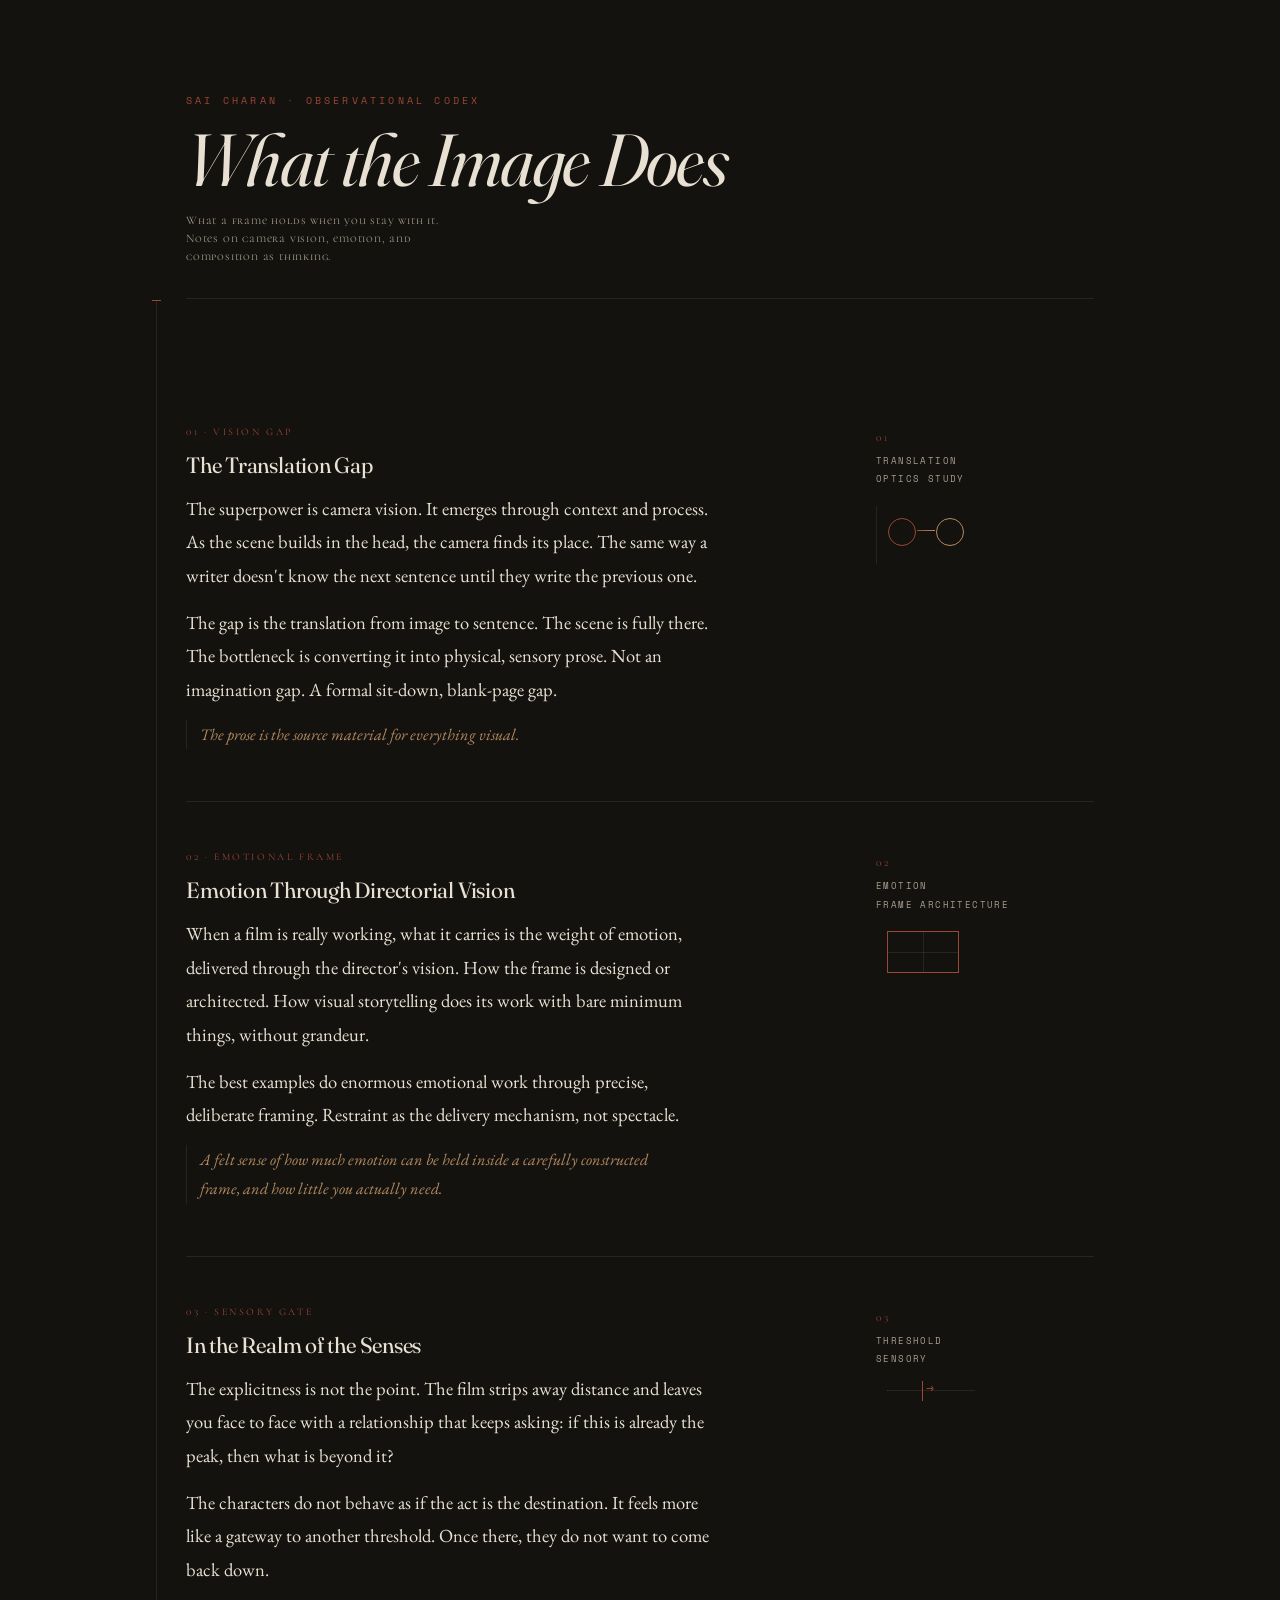
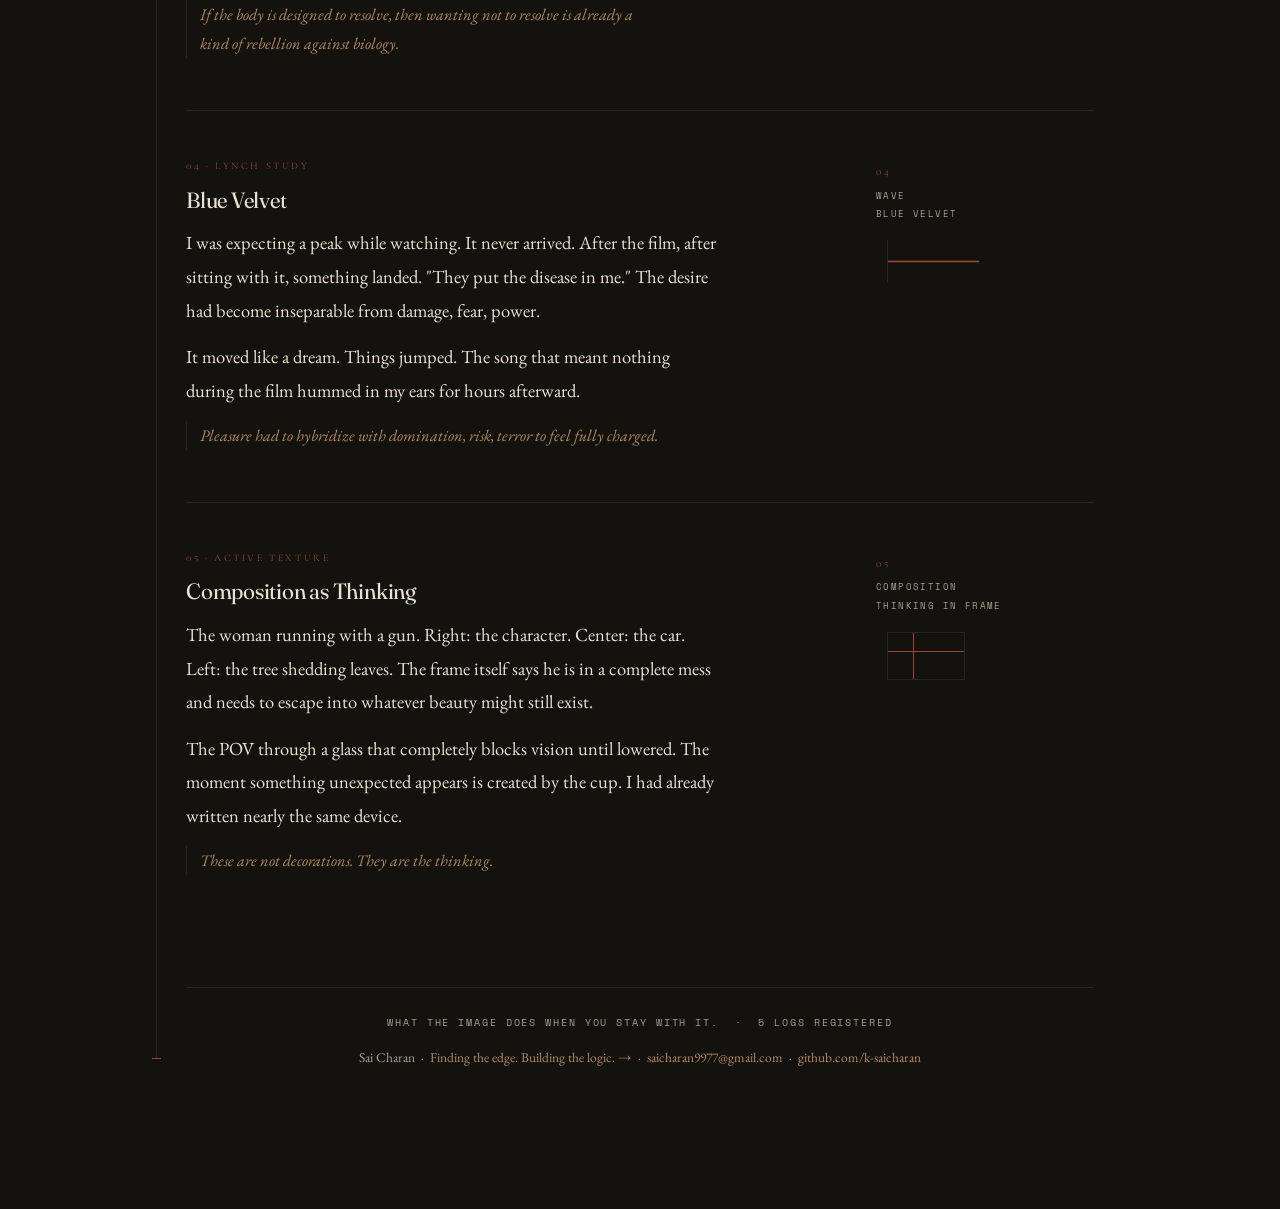
<file: film/index.html>
<!DOCTYPE html>
<html lang="en">
<head>
  <meta charset="UTF-8">
  <meta name="viewport" content="width=device-width, initial-scale=1.0">
  <title>What the Image Does</title>
  <style>
    @import url('https://fonts.googleapis.com/css2?family=EB+Garamond:ital,wght@0,400;0,500;1,400&family=Fraunces:ital,opsz,wght@0,9..144,380;0,9..144,420;1,9..144,380&family=Space+Mono:wght@400;500&family=Cormorant+Unicase:wght@400;500&display=swap');

    :root {
      --bg: #14120f;
      --paper: #f8f4ec;
      --ink: #e8e0d2;
      --ink-dim: #a89e8e;
      --rule: rgba(232, 224, 210, 0.09);
      --rubric: #9c4634;
      --copper: #b38a5f;
      --margin-w: 218px;
    }

    * { box-sizing: border-box; }

    html { scrollbar-color: var(--copper) var(--bg); scrollbar-width: thin; }

    body {
      margin: 0;
      background: var(--bg);
      color: var(--ink);
      font-family: 'EB Garamond', Georgia, serif;
      font-size: 18.5px;
      line-height: 1.82;
      -webkit-font-smoothing: antialiased;
    }

    .codex {
      max-width: 980px;
      margin: 0 auto;
      padding: 92px 36px 140px;
      position: relative;
    }

    /* Left plumb rail: decorative, spans the reading column without touching layout */
    .plumb {
      position: absolute;
      left: 6px;
      top: 300px;
      bottom: 150px;
      width: 1px;
      background: var(--rule);
    }
    .plumb::before,
    .plumb::after {
      content: '';
      position: absolute;
      left: -4px;
      width: 9px;
      height: 1px;
      background: var(--rubric);
    }
    .plumb::before { top: 0; }
    .plumb::after { bottom: 0; }
    @media (max-width: 860px) { .plumb { display: none; } }

    /* Masthead */
    .masthead {
      margin-bottom: 78px;
      padding-bottom: 32px;
      border-bottom: 1px solid var(--rule);
    }

    .masthead .eyebrow {
      font-family: 'Space Mono', monospace;
      font-size: 9.5px;
      letter-spacing: 3.2px;
      text-transform: uppercase;
      color: var(--rubric);
      margin-bottom: 16px;
      display: block;
    }

    .masthead .title {
      font-family: 'Fraunces', serif;
      font-size: clamp(2.8rem, 6.8vw, 4.6rem);
      font-weight: 400;
      font-style: italic;
      font-variation-settings: 'opsz' 110, 'wght' 380;
      line-height: 0.94;
      letter-spacing: -0.022em;
      margin: 0 0 18px;
      color: var(--ink);
    }

    .masthead .subtitle {
      font-family: 'Cormorant Unicase', serif;
      font-size: 11.5px;
      letter-spacing: 0.8px;
      color: var(--ink-dim);
      max-width: 46ch;
      line-height: 1.55;
    }

    /* Each leaf = one entry + its margin note. The margin's sticky travel is
       bounded by this row, so notes no longer pile up on scroll. */
    .leaf {
      display: grid;
      grid-template-columns: 1fr var(--margin-w);
      column-gap: 40px;
      align-items: start;
    }
    .leaf + .leaf {
      border-top: 1px solid var(--rule);
    }

    .entry {
      grid-column: 1;
      padding: 46px 0 52px;
      position: relative;
    }
    .leaf:first-of-type .entry { padding-top: 6px; }

    .margin-zone {
      grid-column: 2;
      position: sticky;
      top: 80px;
      padding-top: 52px;
      font-size: 0.82rem;
      color: var(--ink-dim);
    }
    .leaf:first-of-type .margin-zone { padding-top: 12px; }

    .plate {
      font-family: 'Cormorant Unicase', serif;
      font-size: 10px;
      letter-spacing: 2.6px;
      color: var(--rubric);
      display: block;
      margin-bottom: 6px;
    }

    .spec {
      display: block;
      font-family: 'Space Mono', monospace;
      font-size: 9px;
      letter-spacing: 1.4px;
      color: var(--ink-dim);
      margin: 2px 0;
    }

    /* Per-entry diagram - pure CSS, keyed to idea */
    .diagram {
      margin: 18px 0 12px;
      height: 58px;
      position: relative;
      width: 100%;
      border-left: 1px solid var(--rule);
      padding-left: 11px;
    }

    /* 01 Translation Gap */
    .diagram-gap .circle {
      position: absolute;
      top: 12px;
      width: 28px;
      height: 28px;
      border: 1px solid var(--rubric);
      border-radius: 50%;
    }
    .diagram-gap .circle.left { left: 11px; }
    .diagram-gap .circle.right { left: 59px; border-color: var(--copper); }
    .diagram-gap .gap {
      position: absolute;
      left: 40px;
      top: 24px;
      width: 18px;
      height: 1px;
      background: linear-gradient(to right, var(--rubric), var(--copper));
    }

    /* 02 Frame */
    .diagram-frame {
      border: 1px solid var(--rubric);
      width: 72px;
      height: 42px;
      position: relative;
      margin-left: 11px;
    }
    .diagram-frame::before,
    .diagram-frame::after {
      content: '';
      position: absolute;
      background: var(--rule);
    }
    .diagram-frame::before { left: 50%; top: 0; bottom: 0; width: 1px; }
    .diagram-frame::after { top: 50%; left: 0; right: 0; height: 1px; }

    /* 03 Threshold */
    .diagram-threshold {
      width: 88px;
      height: 1px;
      background: var(--rule);
      position: relative;
      margin: 22px 0 0 11px;
    }
    .diagram-threshold::before {
      content: '';
      position: absolute;
      left: 34px;
      top: -9px;
      width: 1px;
      height: 20px;
      background: var(--rubric);
    }
    .diagram-threshold::after {
      content: '\2192';
      position: absolute;
      left: 38px;
      top: -13px;
      font-size: 13px;
      color: var(--rubric);
      font-family: 'Space Mono', monospace;
    }

    /* 04 Wave (Blue Velvet) */
    .diagram-wave {
      width: 92px;
      height: 42px;
      position: relative;
      overflow: hidden;
      margin-left: 11px;
    }
    .diagram-wave::before {
      content: '';
      position: absolute;
      left: 0;
      top: 50%;
      width: 100%;
      height: 1px;
      background: var(--rubric);
      box-shadow: 0 0 0 1px rgba(156,70,52,0.3);
      animation: wave 4.2s linear infinite;
    }
    @keyframes wave {
      0% { transform: translateX(-12px); }
      100% { transform: translateX(12px); }
    }

    /* 05 Grid / Composition */
    .diagram-grid {
      width: 78px;
      height: 48px;
      border: 1px solid var(--rule);
      position: relative;
      margin-left: 11px;
    }
    .diagram-grid::before,
    .diagram-grid::after {
      content: '';
      position: absolute;
      background: var(--rubric);
    }
    .diagram-grid::before { left: 33%; top: 0; bottom: 0; width: 1px; }
    .diagram-grid::after { top: 40%; left: 0; right: 0; height: 1px; }

    .entry h2 {
      font-family: 'Fraunces', serif;
      font-size: 1.38rem;
      font-weight: 420;
      font-variation-settings: 'opsz' 72;
      letter-spacing: -0.01em;
      line-height: 1.12;
      margin: 0 0 14px;
      color: var(--ink);
    }

    .entry-meta { margin-bottom: 12px; }

    .entry p {
      margin: 0 0 13px;
      max-width: 59ch;
    }
    .entry p:last-child { margin-bottom: 0; }

    .gloss {
      font-style: italic;
      font-size: 1.01rem;
      color: var(--copper);
      margin-top: 18px;
      padding-left: 13px;
      border-left: 1px solid var(--rule);
      max-width: 41ch;
    }

    .footer {
      margin-top: 60px;
      padding-top: 26px;
      border-top: 1px solid var(--rule);
      font-family: 'Space Mono', monospace;
      font-size: 9.5px;
      letter-spacing: 1.9px;
      text-transform: uppercase;
      color: var(--ink-dim);
      text-align: center;
    }

    @media (max-width: 860px) {
      .codex { padding: 72px 24px 110px; }
      .leaf { grid-template-columns: 1fr; }
      .margin-zone {
        grid-column: 1;
        position: static;
        padding-top: 0;
        margin-bottom: 18px;
        order: -1;
      }
      .entry { grid-column: 1; padding-top: 20px; }
      .diagram { margin-bottom: 8px; }
    }
  </style>
</head>
<body>
  <div class="codex">
    <div class="plumb" aria-hidden="true"></div>

    <div class="masthead">
      <span class="eyebrow">SAI CHARAN · OBSERVATIONAL CODEX</span>
      <h1 class="title">What the Image Does</h1>
      <div class="subtitle">What a frame holds when you stay with it. Notes on camera vision, emotion, and composition as thinking.</div>
    </div>

    <!-- Entry 1 -->
    <div class="leaf">
      <article class="entry">
        <div class="entry-meta">
          <span class="plate"><span class="no">01</span> · VISION GAP</span>
        </div>
        <h2>The Translation Gap</h2>
        <p>The superpower is camera vision. It emerges through context and process. As the scene builds in the head, the camera finds its place. The same way a writer doesn't know the next sentence until they write the previous one.</p>
        <p>The gap is the translation from image to sentence. The scene is fully there. The bottleneck is converting it into physical, sensory prose. Not an imagination gap. A formal sit-down, blank-page gap.</p>
        <p class="gloss">The prose is the source material for everything visual.</p>
      </article>
      <div class="margin-zone">
        <span class="plate">01</span>
        <span class="spec">TRANSLATION</span>
        <span class="spec">OPTICS STUDY</span>
        <div class="diagram diagram-gap" aria-hidden="true">
          <div class="circle left"></div>
          <div class="circle right"></div>
          <div class="gap"></div>
        </div>
      </div>
    </div>

    <!-- Entry 2 -->
    <div class="leaf">
      <article class="entry">
        <div class="entry-meta">
          <span class="plate"><span class="no">02</span> · EMOTIONAL FRAME</span>
        </div>
        <h2>Emotion Through Directorial Vision</h2>
        <p>When a film is really working, what it carries is the weight of emotion, delivered through the director's vision. How the frame is designed or architected. How visual storytelling does its work with bare minimum things, without grandeur.</p>
        <p>The best examples do enormous emotional work through precise, deliberate framing. Restraint as the delivery mechanism, not spectacle.</p>
        <p class="gloss">A felt sense of how much emotion can be held inside a carefully constructed frame, and how little you actually need.</p>
      </article>
      <div class="margin-zone">
        <span class="plate">02</span>
        <span class="spec">EMOTION</span>
        <span class="spec">FRAME ARCHITECTURE</span>
        <div class="diagram diagram-frame" aria-hidden="true"></div>
      </div>
    </div>

    <!-- Entry 3 -->
    <div class="leaf">
      <article class="entry">
        <div class="entry-meta">
          <span class="plate"><span class="no">03</span> · SENSORY GATE</span>
        </div>
        <h2>In the Realm of the Senses</h2>
        <p>The explicitness is not the point. The film strips away distance and leaves you face to face with a relationship that keeps asking: if this is already the peak, then what is beyond it?</p>
        <p>The characters do not behave as if the act is the destination. It feels more like a gateway to another threshold. Once there, they do not want to come back down.</p>
        <p class="gloss">If the body is designed to resolve, then wanting not to resolve is already a kind of rebellion against biology.</p>
      </article>
      <div class="margin-zone">
        <span class="plate">03</span>
        <span class="spec">THRESHOLD</span>
        <span class="spec">SENSORY</span>
        <div class="diagram diagram-threshold" aria-hidden="true"></div>
      </div>
    </div>

    <!-- Entry 4 -->
    <div class="leaf">
      <article class="entry">
        <div class="entry-meta">
          <span class="plate"><span class="no">04</span> · LYNCH STUDY</span>
        </div>
        <h2>Blue Velvet</h2>
        <p>I was expecting a peak while watching. It never arrived. After the film, after sitting with it, something landed. "They put the disease in me." The desire had become inseparable from damage, fear, power.</p>
        <p>It moved like a dream. Things jumped. The song that meant nothing during the film hummed in my ears for hours afterward.</p>
        <p class="gloss">Pleasure had to hybridize with domination, risk, terror to feel fully charged.</p>
      </article>
      <div class="margin-zone">
        <span class="plate">04</span>
        <span class="spec">WAVE</span>
        <span class="spec">BLUE VELVET</span>
        <div class="diagram diagram-wave" aria-hidden="true"></div>
      </div>
    </div>

    <!-- Entry 5 -->
    <div class="leaf">
      <article class="entry">
        <div class="entry-meta">
          <span class="plate"><span class="no">05</span> · ACTIVE TEXTURE</span>
        </div>
        <h2>Composition as Thinking</h2>
        <p>The woman running with a gun. Right: the character. Center: the car. Left: the tree shedding leaves. The frame itself says he is in a complete mess and needs to escape into whatever beauty might still exist.</p>
        <p>The POV through a glass that completely blocks vision until lowered. The moment something unexpected appears is created by the cup. I had already written nearly the same device.</p>
        <p class="gloss">These are not decorations. They are the thinking.</p>
      </article>
      <div class="margin-zone">
        <span class="plate">05</span>
        <span class="spec">COMPOSITION</span>
        <span class="spec">THINKING IN FRAME</span>
        <div class="diagram diagram-grid" aria-hidden="true"></div>
      </div>
    </div>

    <div class="footer">
      What the image does when you stay with it. &nbsp;·&nbsp; 5 LOGS REGISTERED
      <div style="text-transform:none;letter-spacing:0;font-family:'EB Garamond',Georgia,serif;font-size:13.5px;color:var(--ink-dim);margin-top:16px;line-height:1.6;">
        Sai Charan &nbsp;·&nbsp; <a href="https://portfolios-chi-one.vercel.app/" style="color:var(--copper);text-decoration:none;">Finding the edge. Building the logic. →</a> &nbsp;·&nbsp; <a href="mailto:saicharan9977@gmail.com" style="color:var(--copper);text-decoration:none;">saicharan9977@gmail.com</a> &nbsp;·&nbsp; <a href="https://github.com/k-saicharan" style="color:var(--copper);text-decoration:none;">github.com/k-saicharan</a>
      </div>
    </div>
  </div>
</body>
</html>
</file>
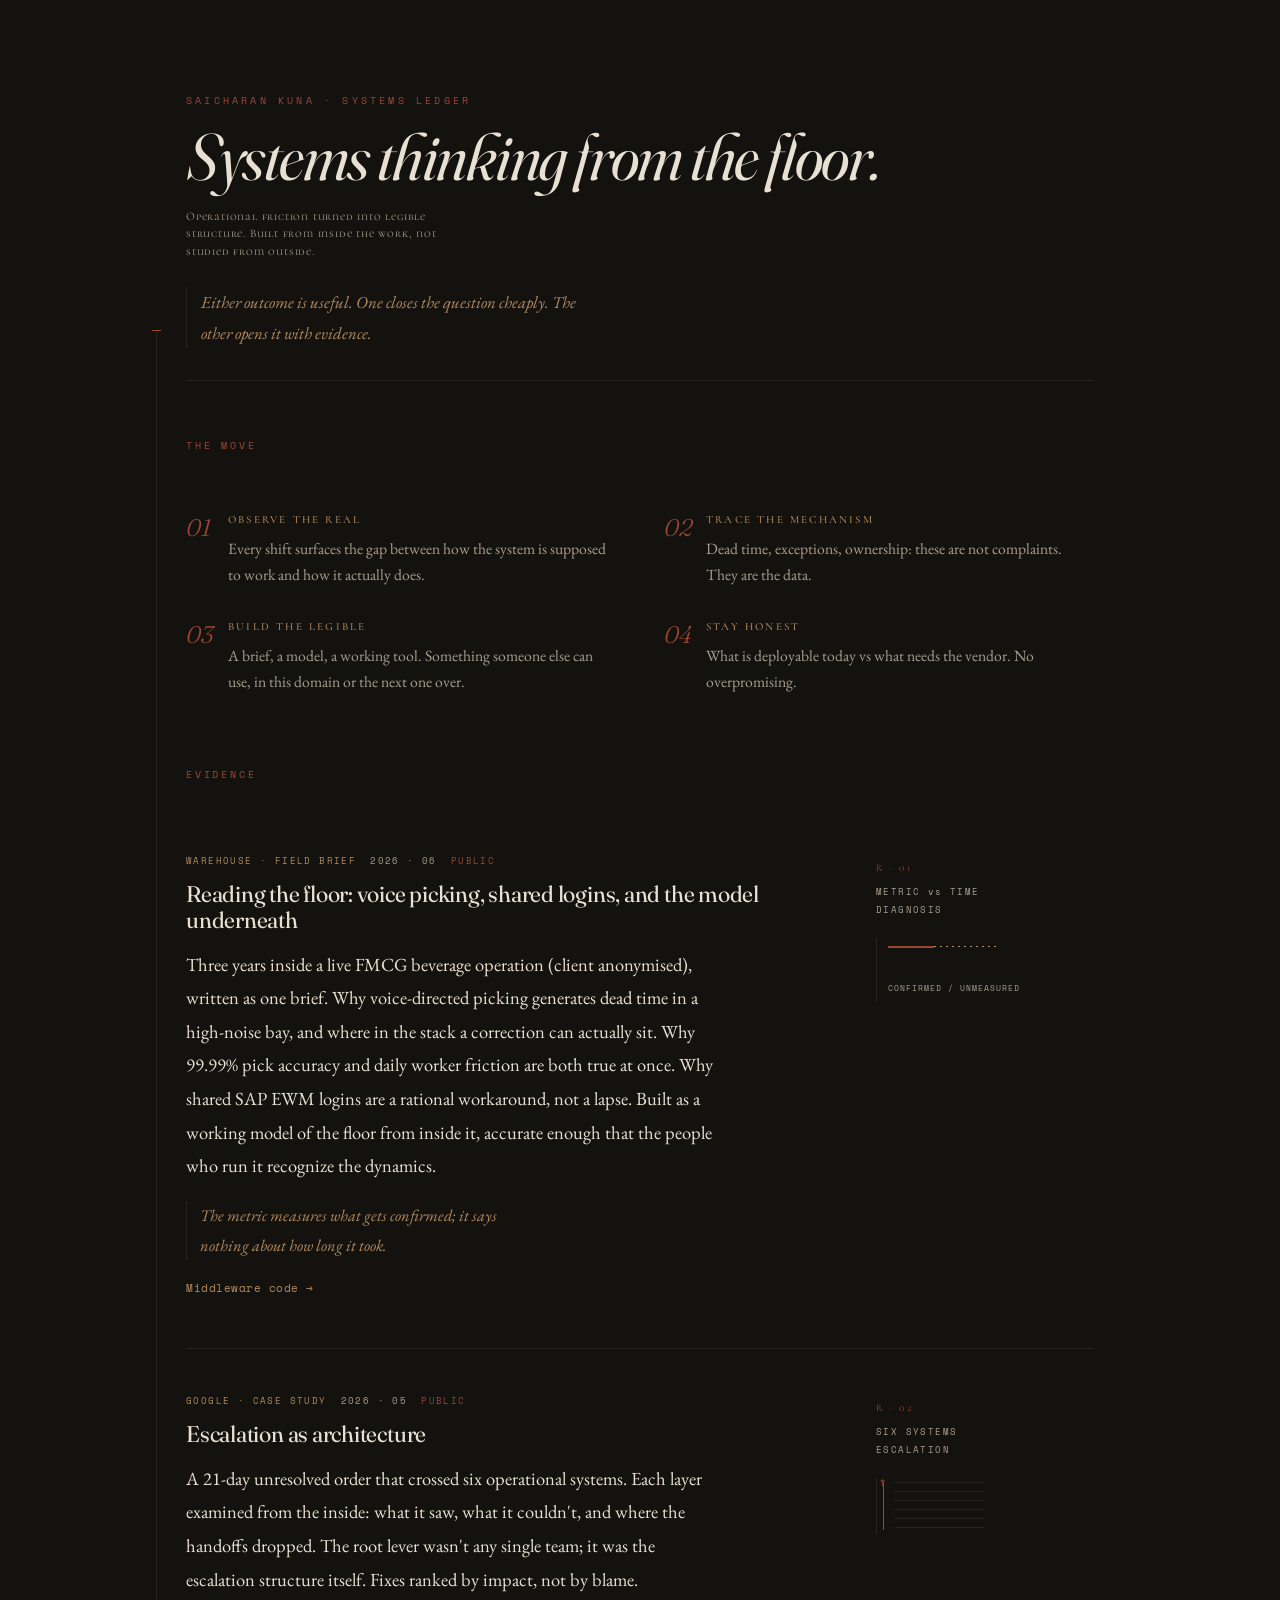
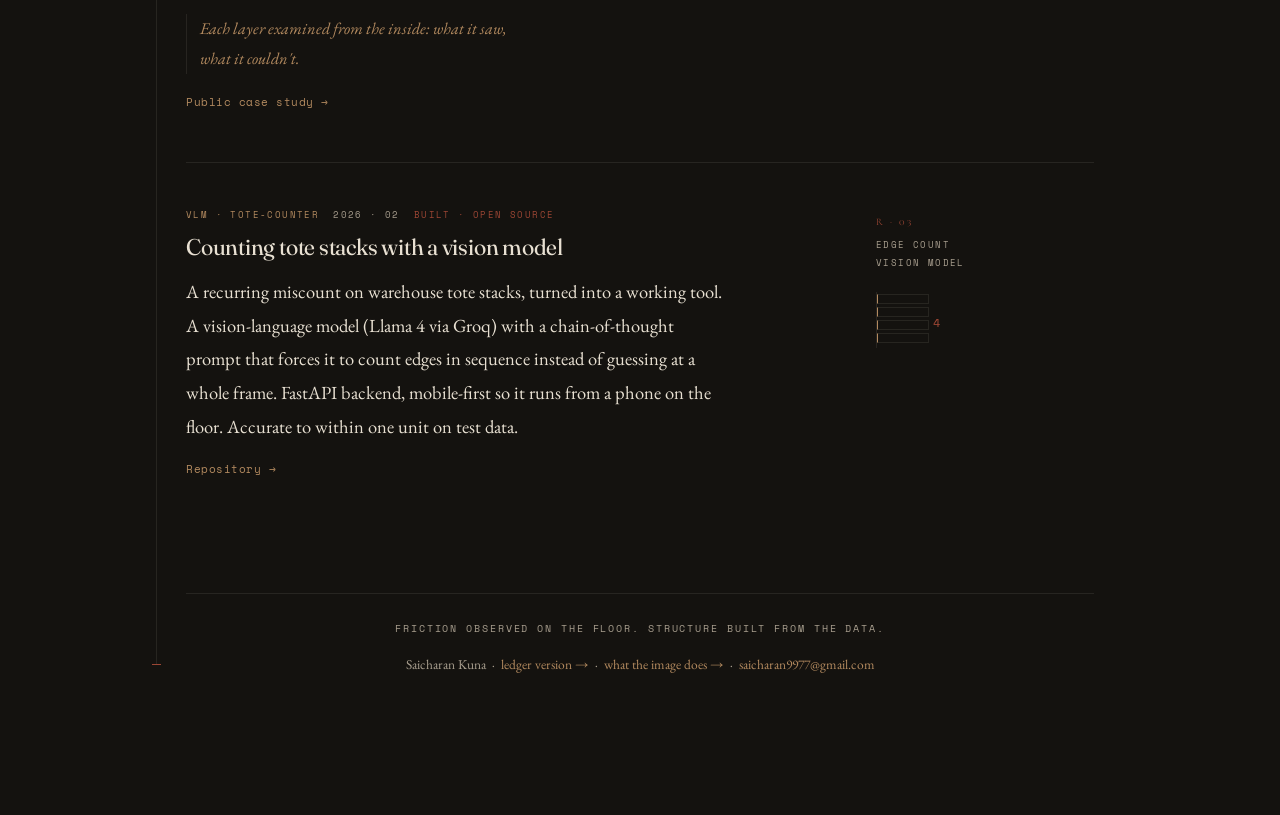
<file: ops-codex/index.html>
<!DOCTYPE html>
<html lang="en">
<head>
  <meta charset="UTF-8">
  <meta name="viewport" content="width=device-width, initial-scale=1.0">
  <title>Systems Thinking from the Floor — Codex</title>
  <style>
    @import url('https://fonts.googleapis.com/css2?family=EB+Garamond:ital,wght@0,400;0,500;1,400&family=Fraunces:ital,opsz,wght@0,9..144,380;0,9..144,420;1,9..144,380&family=Space+Mono:wght@400;500&family=Cormorant+Unicase:wght@400;500&display=swap');

    :root {
      --bg: #14120f;
      --ink: #e8e0d2;
      --ink-dim: #a89e8e;
      --rule: rgba(232, 224, 210, 0.09);
      --rubric: #9c4634;
      --copper: #b38a5f;
      --margin-w: 218px;
    }

    * { box-sizing: border-box; }
    html { scrollbar-color: var(--copper) var(--bg); scrollbar-width: thin; }

    body {
      margin: 0;
      background: var(--bg);
      color: var(--ink);
      font-family: 'EB Garamond', Georgia, serif;
      font-size: 18.5px;
      line-height: 1.82;
      -webkit-font-smoothing: antialiased;
    }

    .codex {
      max-width: 980px;
      margin: 0 auto;
      padding: 92px 36px 140px;
      position: relative;
    }

    .plumb {
      position: absolute;
      left: 6px;
      top: 330px;
      bottom: 150px;
      width: 1px;
      background: var(--rule);
    }
    .plumb::before, .plumb::after {
      content: '';
      position: absolute;
      left: -4px;
      width: 9px;
      height: 1px;
      background: var(--rubric);
    }
    .plumb::before { top: 0; }
    .plumb::after { bottom: 0; }
    @media (max-width: 860px) { .plumb { display: none; } }

    /* Masthead */
    .masthead {
      margin-bottom: 56px;
      padding-bottom: 32px;
      border-bottom: 1px solid var(--rule);
    }
    .masthead .eyebrow {
      font-family: 'Space Mono', monospace;
      font-size: 9.5px;
      letter-spacing: 3.2px;
      text-transform: uppercase;
      color: var(--rubric);
      margin-bottom: 16px;
      display: block;
    }
    .masthead .title {
      font-family: 'Fraunces', serif;
      font-size: clamp(2.6rem, 6.2vw, 4.1rem);
      font-weight: 400;
      font-style: italic;
      font-variation-settings: 'opsz' 110, 'wght' 380;
      line-height: 0.98;
      letter-spacing: -0.022em;
      margin: 0 0 18px;
      color: var(--ink);
    }
    .masthead .subtitle {
      font-family: 'Cormorant Unicase', serif;
      font-size: 11.5px;
      letter-spacing: 0.8px;
      color: var(--ink-dim);
      max-width: 48ch;
      line-height: 1.55;
    }
    .method {
      font-style: italic;
      font-size: 1.05rem;
      color: var(--copper);
      max-width: 52ch;
      margin: 26px 0 0;
      padding-left: 14px;
      border-left: 1px solid var(--rule);
    }

    .section-label {
      font-family: 'Space Mono', monospace;
      font-size: 9.5px;
      font-weight: 500;
      letter-spacing: 2.8px;
      text-transform: uppercase;
      color: var(--rubric);
      margin: 0 0 26px;
    }

    /* The Move — numbered readings */
    .move {
      margin: 56px 0 72px;
      display: grid;
      grid-template-columns: 1fr 1fr;
      gap: 30px 48px;
    }
    @media (max-width: 640px) { .move { grid-template-columns: 1fr; } }
    .move-item { position: relative; padding-left: 42px; }
    .move-item .n {
      position: absolute;
      left: 0;
      top: -4px;
      font-family: 'Fraunces', serif;
      font-size: 1.5rem;
      font-weight: 300;
      font-style: italic;
      color: var(--rubric);
    }
    .move-item dt {
      font-family: 'Cormorant Unicase', serif;
      font-size: 11px;
      font-weight: 500;
      letter-spacing: 2.2px;
      text-transform: uppercase;
      color: var(--copper);
      margin: 0 0 6px;
    }
    .move-item dd {
      margin: 0;
      color: var(--ink-dim);
      font-size: 0.98rem;
      line-height: 1.62;
    }

    /* Evidence — leaves (entry + margin), sticky bounded per row */
    .leaf {
      display: grid;
      grid-template-columns: 1fr var(--margin-w);
      column-gap: 40px;
      align-items: start;
    }
    .leaf + .leaf { border-top: 1px solid var(--rule); }

    .entry {
      grid-column: 1;
      padding: 44px 0 50px;
    }
    .leaf:first-of-type .entry { padding-top: 8px; }

    .entry .meta {
      font-family: 'Space Mono', monospace;
      font-size: 9px;
      letter-spacing: 1.4px;
      text-transform: uppercase;
      color: var(--ink-dim);
      margin-bottom: 12px;
      display: flex;
      gap: 14px;
      align-items: center;
      flex-wrap: wrap;
    }
    .entry .meta .code { color: var(--copper); }
    .entry .meta .status { color: var(--rubric); }

    .entry h2 {
      font-family: 'Fraunces', serif;
      font-size: 1.42rem;
      font-weight: 420;
      font-variation-settings: 'opsz' 72;
      letter-spacing: -0.01em;
      line-height: 1.14;
      margin: 0 0 14px;
      color: var(--ink);
    }
    .entry p {
      margin: 0 0 13px;
      max-width: 60ch;
      color: var(--ink);
    }
    .entry .pull {
      font-style: italic;
      color: var(--copper);
      font-size: 1.02rem;
      margin: 18px 0;
      padding-left: 13px;
      border-left: 1px solid var(--rule);
      max-width: 44ch;
    }
    .entry .links {
      display: flex;
      gap: 24px;
      flex-wrap: wrap;
      margin-top: 16px;
    }
    .entry .links a {
      font-family: 'Space Mono', monospace;
      font-size: 11px;
      letter-spacing: 0.5px;
      color: var(--copper);
      text-decoration: none;
      background: linear-gradient(currentColor, currentColor) 0 100% / 0 1px no-repeat;
      transition: background-size 380ms cubic-bezier(0.22,1,0.36,1);
    }
    .entry .links a:hover { background-size: 100% 1px; color: var(--ink); }

    /* Margin zone */
    .margin-zone {
      grid-column: 2;
      position: sticky;
      top: 80px;
      padding-top: 50px;
      color: var(--ink-dim);
    }
    .leaf:first-of-type .margin-zone { padding-top: 14px; }
    .plate {
      font-family: 'Cormorant Unicase', serif;
      font-size: 10px;
      letter-spacing: 2.6px;
      color: var(--rubric);
      display: block;
      margin-bottom: 6px;
    }
    .spec {
      display: block;
      font-family: 'Space Mono', monospace;
      font-size: 9px;
      letter-spacing: 1.4px;
      color: var(--ink-dim);
      margin: 2px 0;
    }

    /* Diagrams — pure CSS, keyed to each proof */
    .diagram { margin: 20px 0 8px; padding-left: 11px; border-left: 1px solid var(--rule); }

    /* metric vs time: full bar + dashed unmeasured tail */
    .d-metric .bar { position: relative; height: 30px; width: 108px; }
    .d-metric .bar::before {
      content: ''; position: absolute; left: 0; top: 8px; width: 46px; height: 2px; background: var(--rubric);
    }
    .d-metric .bar::after {
      content: ''; position: absolute; left: 46px; top: 8px; right: 0; height: 1px;
      background-image: repeating-linear-gradient(to right, var(--copper) 0 2px, transparent 2px 6px);
    }
    .d-metric .lbl { font-family: 'Space Mono', monospace; font-size: 7.5px; letter-spacing: 1px; color: var(--ink-dim); }

    /* six layers + escalation arrow */
    .d-layers { position: relative; height: 56px; width: 108px; }
    .d-layers span {
      position: absolute; left: 18px; right: 0; height: 1px; background: var(--rule);
    }
    .d-layers span:nth-child(1){top:4px}.d-layers span:nth-child(2){top:13px}
    .d-layers span:nth-child(3){top:22px}.d-layers span:nth-child(4){top:31px}
    .d-layers span:nth-child(5){top:40px}.d-layers span:nth-child(6){top:49px}
    .d-layers::before {
      content: ''; position: absolute; left: 6px; top: 4px; bottom: 4px; width: 1px; background: var(--rubric);
    }
    .d-layers::after {
      content: '\2191'; position: absolute; left: 2px; top: -6px; font-size: 12px; color: var(--rubric); font-family: 'Space Mono', monospace;
    }

    /* tote stack with counted edges */
    .d-stack { position: relative; width: 64px; height: 56px; }
    .d-stack i {
      position: absolute; left: 0; width: 52px; height: 10px; border: 1px solid var(--rule); border-left-color: var(--copper);
    }
    .d-stack i:nth-child(1){top:2px}.d-stack i:nth-child(2){top:15px}
    .d-stack i:nth-child(3){top:28px}.d-stack i:nth-child(4){top:41px}
    .d-stack::after {
      content: '4'; position: absolute; right: 0; top: 20px; font-family: 'Space Mono', monospace; font-size: 12px; color: var(--rubric);
    }

    .footer {
      margin-top: 64px;
      padding-top: 26px;
      border-top: 1px solid var(--rule);
      font-family: 'Space Mono', monospace;
      font-size: 9.5px;
      letter-spacing: 1.9px;
      text-transform: uppercase;
      color: var(--ink-dim);
      text-align: center;
    }

    @media (max-width: 860px) {
      .codex { padding: 72px 24px 110px; }
      .leaf { grid-template-columns: 1fr; }
      .margin-zone { grid-column: 1; position: static; padding-top: 0; margin-bottom: 18px; order: -1; }
      .entry { grid-column: 1; padding-top: 22px; }
    }
  </style>
</head>
<body>
  <div class="codex">
    <div class="plumb" aria-hidden="true"></div>

    <div class="masthead">
      <span class="eyebrow">SAICHARAN KUNA · SYSTEMS LEDGER</span>
      <h1 class="title">Systems thinking from the floor.</h1>
      <div class="subtitle">Operational friction turned into legible structure. Built from inside the work, not studied from outside.</div>
      <p class="method">Either outcome is useful. One closes the question cheaply. The other opens it with evidence.</p>
    </div>

    <div class="section-label">The Move</div>
    <dl class="move">
      <div class="move-item">
        <span class="n">01</span>
        <dt>Observe the real</dt>
        <dd>Every shift surfaces the gap between how the system is supposed to work and how it actually does.</dd>
      </div>
      <div class="move-item">
        <span class="n">02</span>
        <dt>Trace the mechanism</dt>
        <dd>Dead time, exceptions, ownership: these are not complaints. They are the data.</dd>
      </div>
      <div class="move-item">
        <span class="n">03</span>
        <dt>Build the legible</dt>
        <dd>A brief, a model, a working tool. Something someone else can use, in this domain or the next one over.</dd>
      </div>
      <div class="move-item">
        <span class="n">04</span>
        <dt>Stay honest</dt>
        <dd>What is deployable today vs what needs the vendor. No overpromising.</dd>
      </div>
    </dl>

    <div class="section-label">Evidence</div>

    <!-- 1: warehouse field brief -->
    <div class="leaf">
      <article class="entry">
        <div class="meta">
          <span class="code">WAREHOUSE · FIELD BRIEF</span>
          <span>2026 · 06</span>
          <span class="status">PUBLIC</span>
        </div>
        <h2>Reading the floor: voice picking, shared logins, and the model underneath</h2>
        <p>Three years inside a live FMCG beverage operation (client anonymised), written as one brief. Why voice-directed picking generates dead time in a high-noise bay, and where in the stack a correction can actually sit. Why 99.99% pick accuracy and daily worker friction are both true at once. Why shared SAP EWM logins are a rational workaround, not a lapse. Built as a working model of the floor from inside it, accurate enough that the people who run it recognize the dynamics.</p>
        <p class="pull">The metric measures what gets confirmed; it says nothing about how long it took.</p>
        <div class="links">
          <a href="https://github.com/k-saicharan/sap-voice-middleware" target="_blank">Middleware code →</a>
        </div>
      </article>
      <div class="margin-zone">
        <span class="plate">R · 01</span>
        <span class="spec">METRIC vs TIME</span>
        <span class="spec">DIAGNOSIS</span>
        <div class="diagram d-metric" aria-hidden="true">
          <div class="bar"></div>
          <span class="lbl">CONFIRMED / UNMEASURED</span>
        </div>
      </div>
    </div>

    <!-- 2: Google -->
    <div class="leaf">
      <article class="entry">
        <div class="meta">
          <span class="code">GOOGLE · CASE STUDY</span>
          <span>2026 · 05</span>
          <span class="status">PUBLIC</span>
        </div>
        <h2>Escalation as architecture</h2>
        <p>A 21-day unresolved order that crossed six operational systems. Each layer examined from the inside: what it saw, what it couldn't, and where the handoffs dropped. The root lever wasn't any single team; it was the escalation structure itself. Fixes ranked by impact, not by blame.</p>
        <p class="pull">Each layer examined from the inside: what it saw, what it couldn't.</p>
        <div class="links">
          <a href="https://k-saicharan.github.io/google-order-case-study" target="_blank">Public case study →</a>
        </div>
      </article>
      <div class="margin-zone">
        <span class="plate">R · 02</span>
        <span class="spec">SIX SYSTEMS</span>
        <span class="spec">ESCALATION</span>
        <div class="diagram d-layers" aria-hidden="true">
          <span></span><span></span><span></span><span></span><span></span><span></span>
        </div>
      </div>
    </div>

    <!-- 3: Tote counter -->
    <div class="leaf">
      <article class="entry">
        <div class="meta">
          <span class="code">VLM · TOTE-COUNTER</span>
          <span>2026 · 02</span>
          <span class="status">BUILT · OPEN SOURCE</span>
        </div>
        <h2>Counting tote stacks with a vision model</h2>
        <p>A recurring miscount on warehouse tote stacks, turned into a working tool. A vision-language model (Llama 4 via Groq) with a chain-of-thought prompt that forces it to count edges in sequence instead of guessing at a whole frame. FastAPI backend, mobile-first so it runs from a phone on the floor. Accurate to within one unit on test data.</p>
        <div class="links">
          <a href="https://github.com/k-saicharan/tote-counter" target="_blank">Repository →</a>
        </div>
      </article>
      <div class="margin-zone">
        <span class="plate">R · 03</span>
        <span class="spec">EDGE COUNT</span>
        <span class="spec">VISION MODEL</span>
        <div class="diagram d-stack" aria-hidden="true">
          <i></i><i></i><i></i><i></i>
        </div>
      </div>
    </div>

    <div class="footer">
      Friction observed on the floor. Structure built from the data.
      <div style="text-transform:none;letter-spacing:0;font-family:'EB Garamond',Georgia,serif;font-size:13.5px;color:var(--ink-dim);margin-top:16px;line-height:1.6;">
        Saicharan Kuna &nbsp;·&nbsp; <a href="../ops/" style="color:var(--copper);text-decoration:none;">ledger version →</a> &nbsp;·&nbsp; <a href="../film/" style="color:var(--copper);text-decoration:none;">what the image does →</a> &nbsp;·&nbsp; <a href="mailto:saicharan9977@gmail.com" style="color:var(--copper);text-decoration:none;">saicharan9977@gmail.com</a>
      </div>
    </div>
  </div>
</body>
</html>
</file>
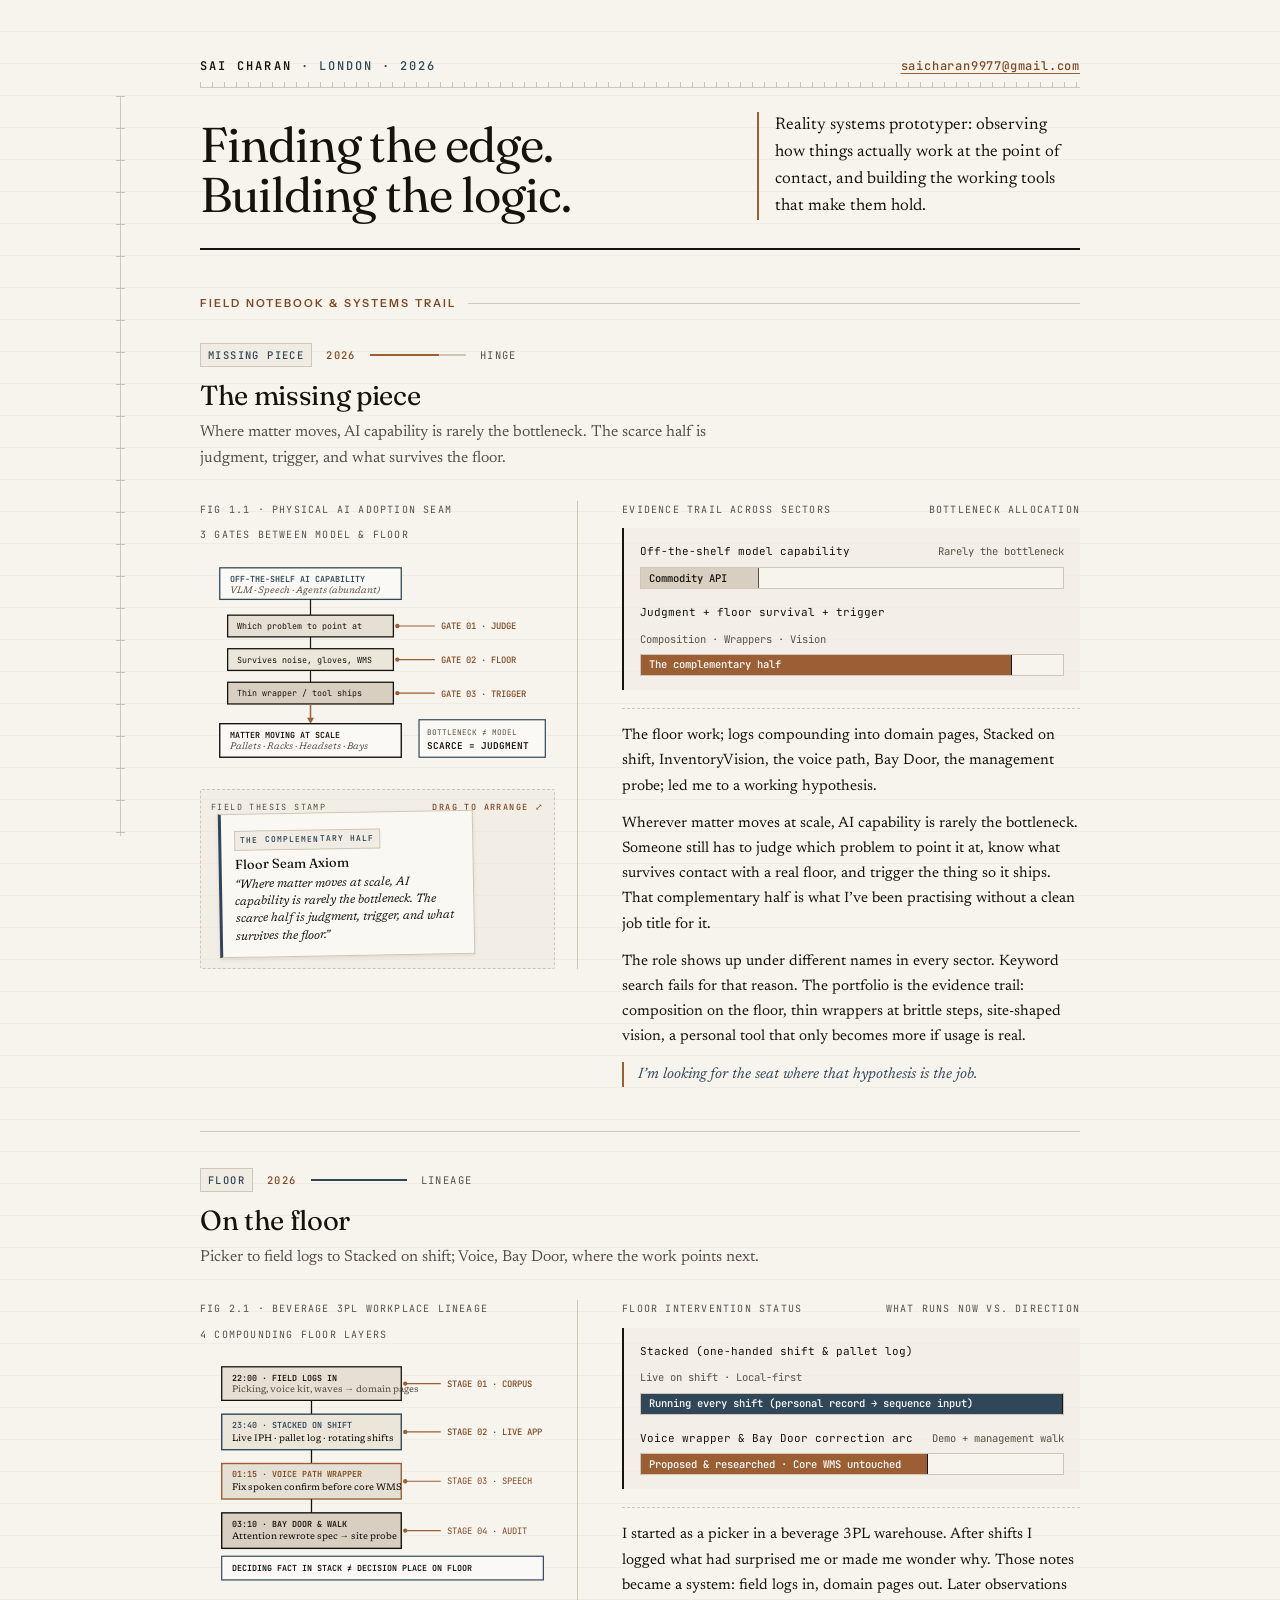
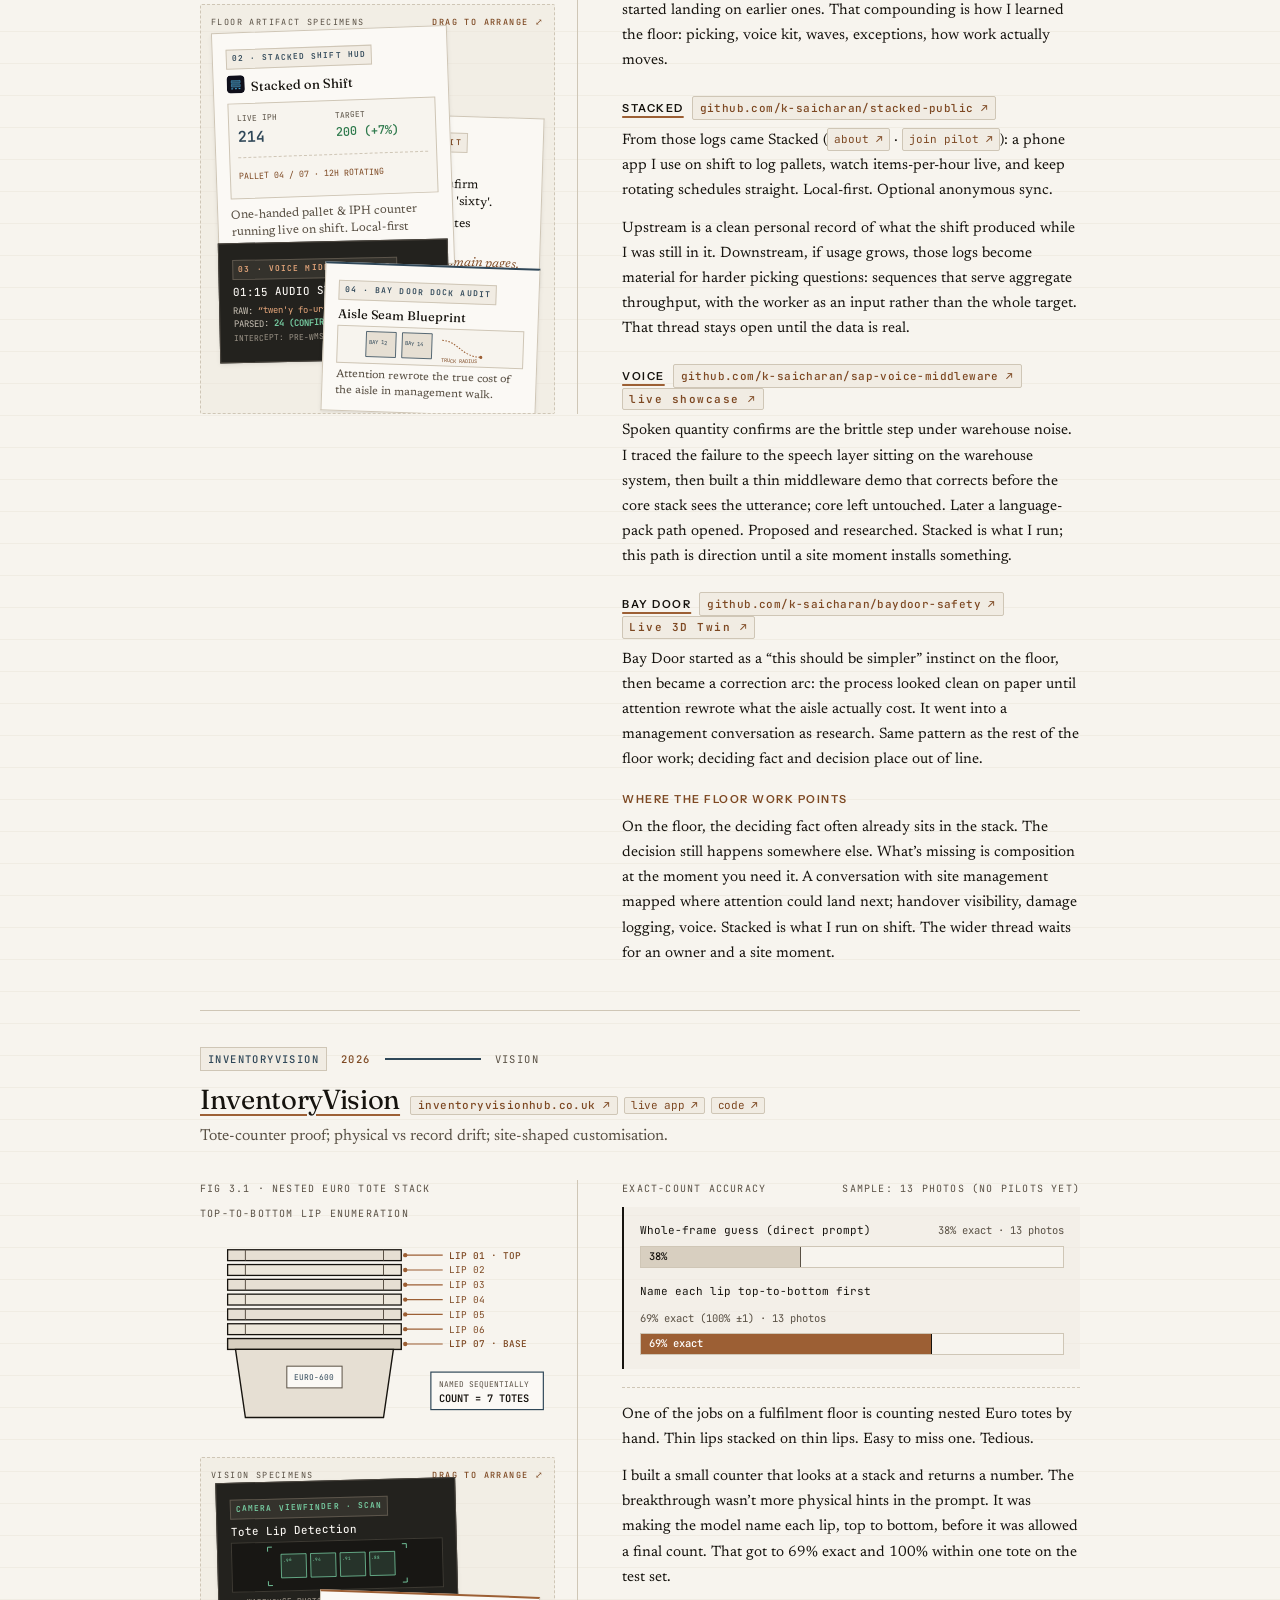
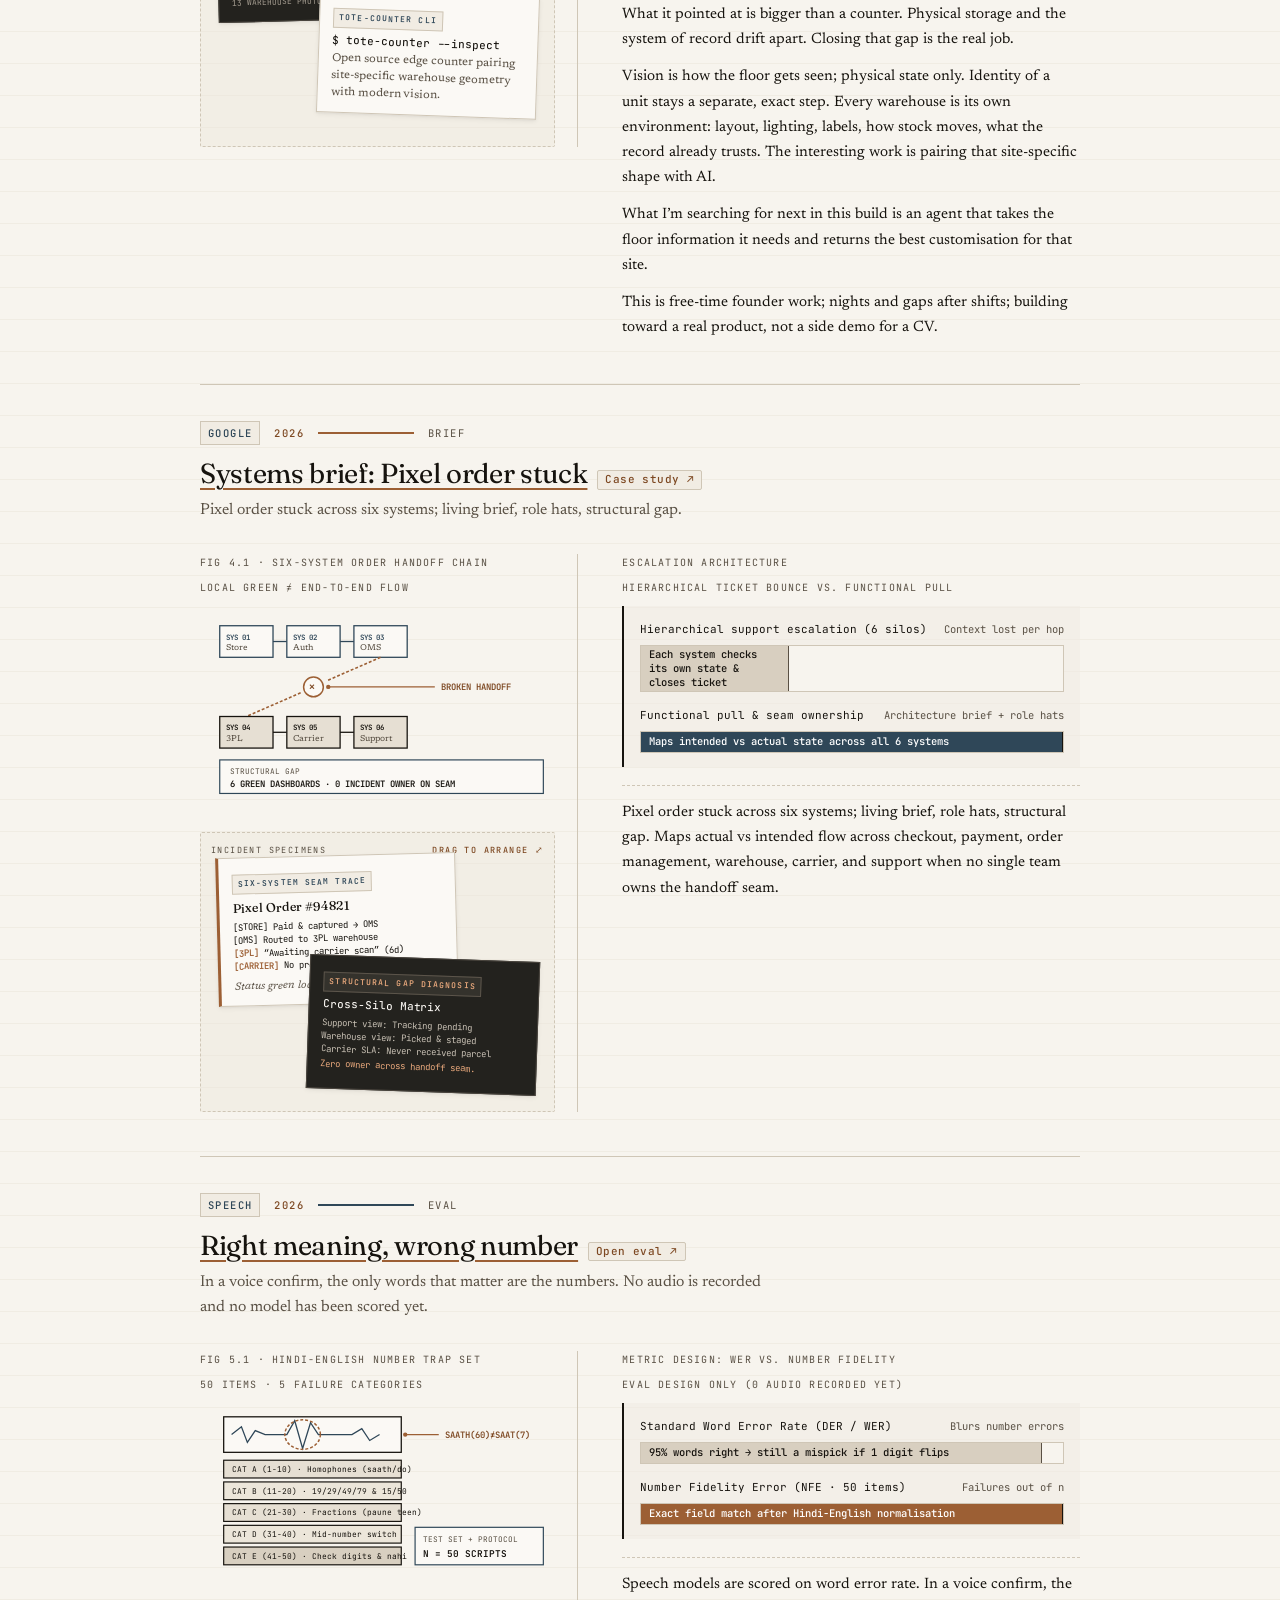
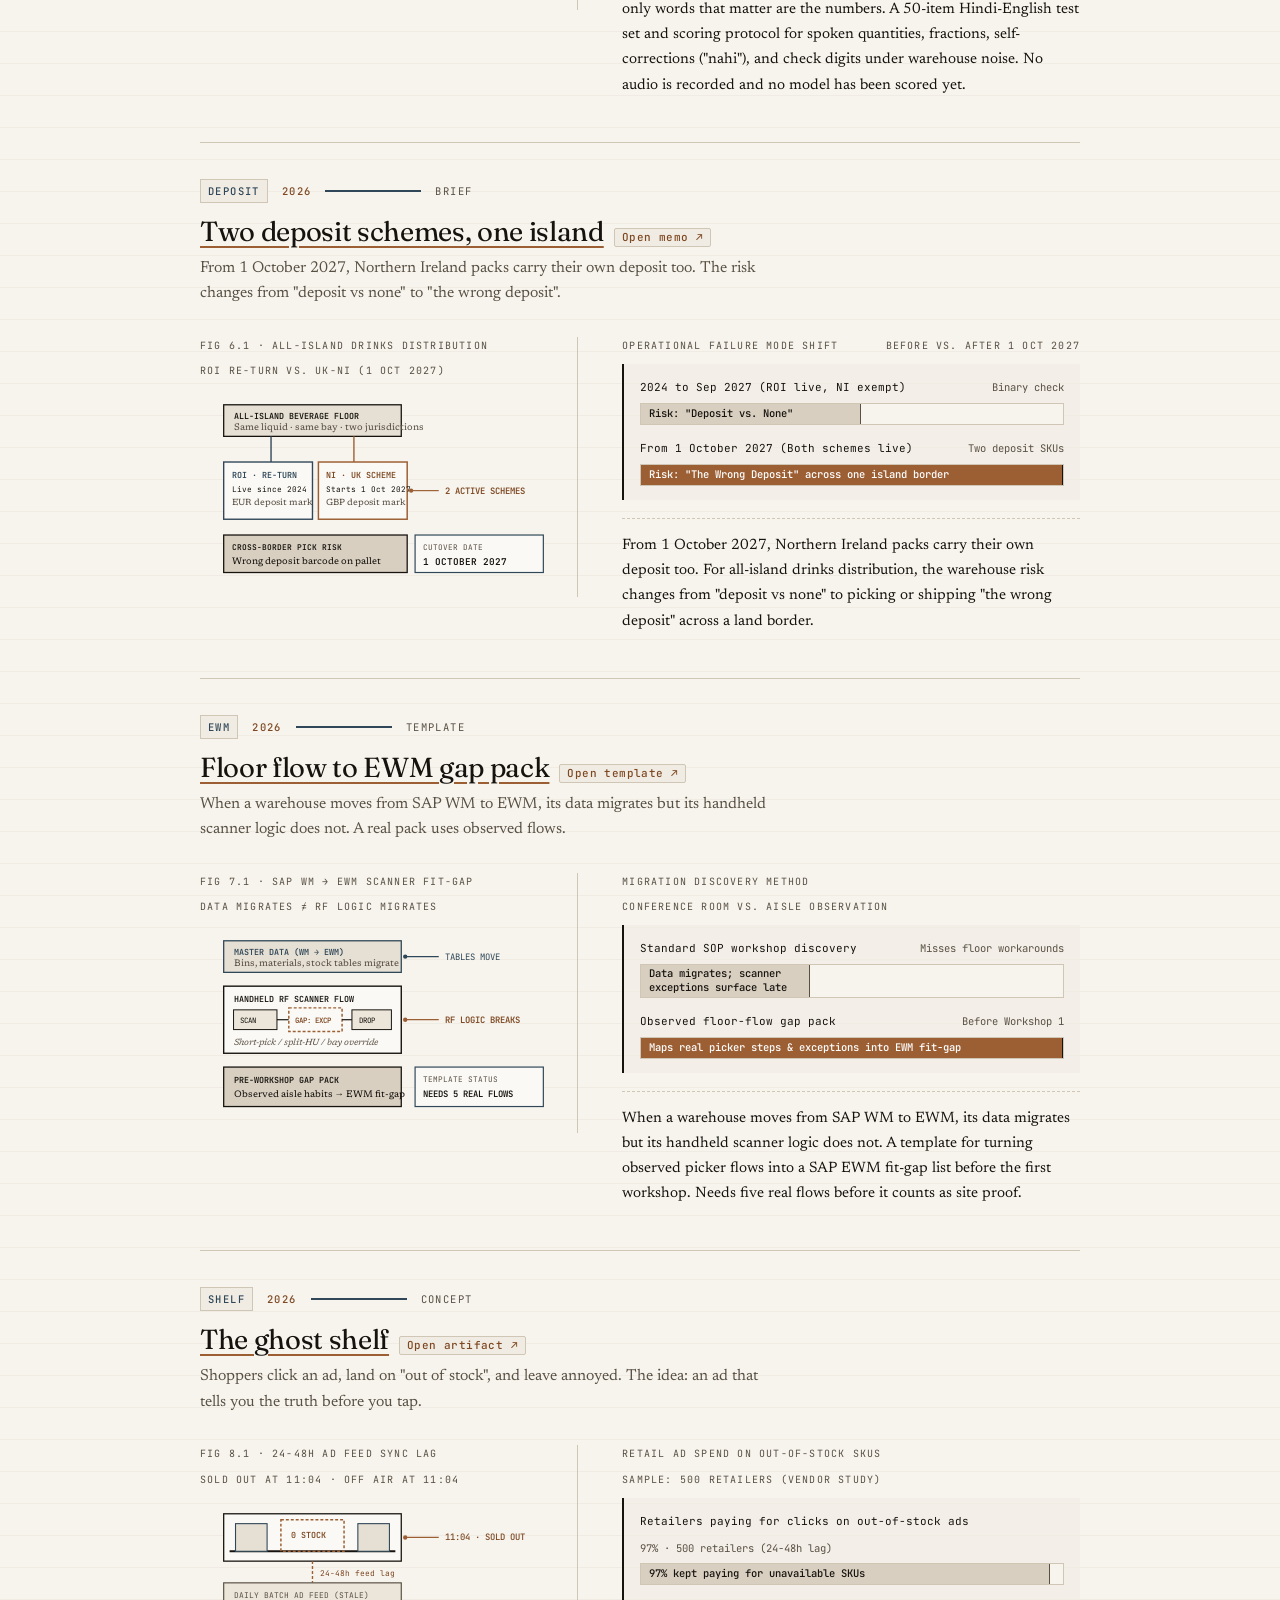
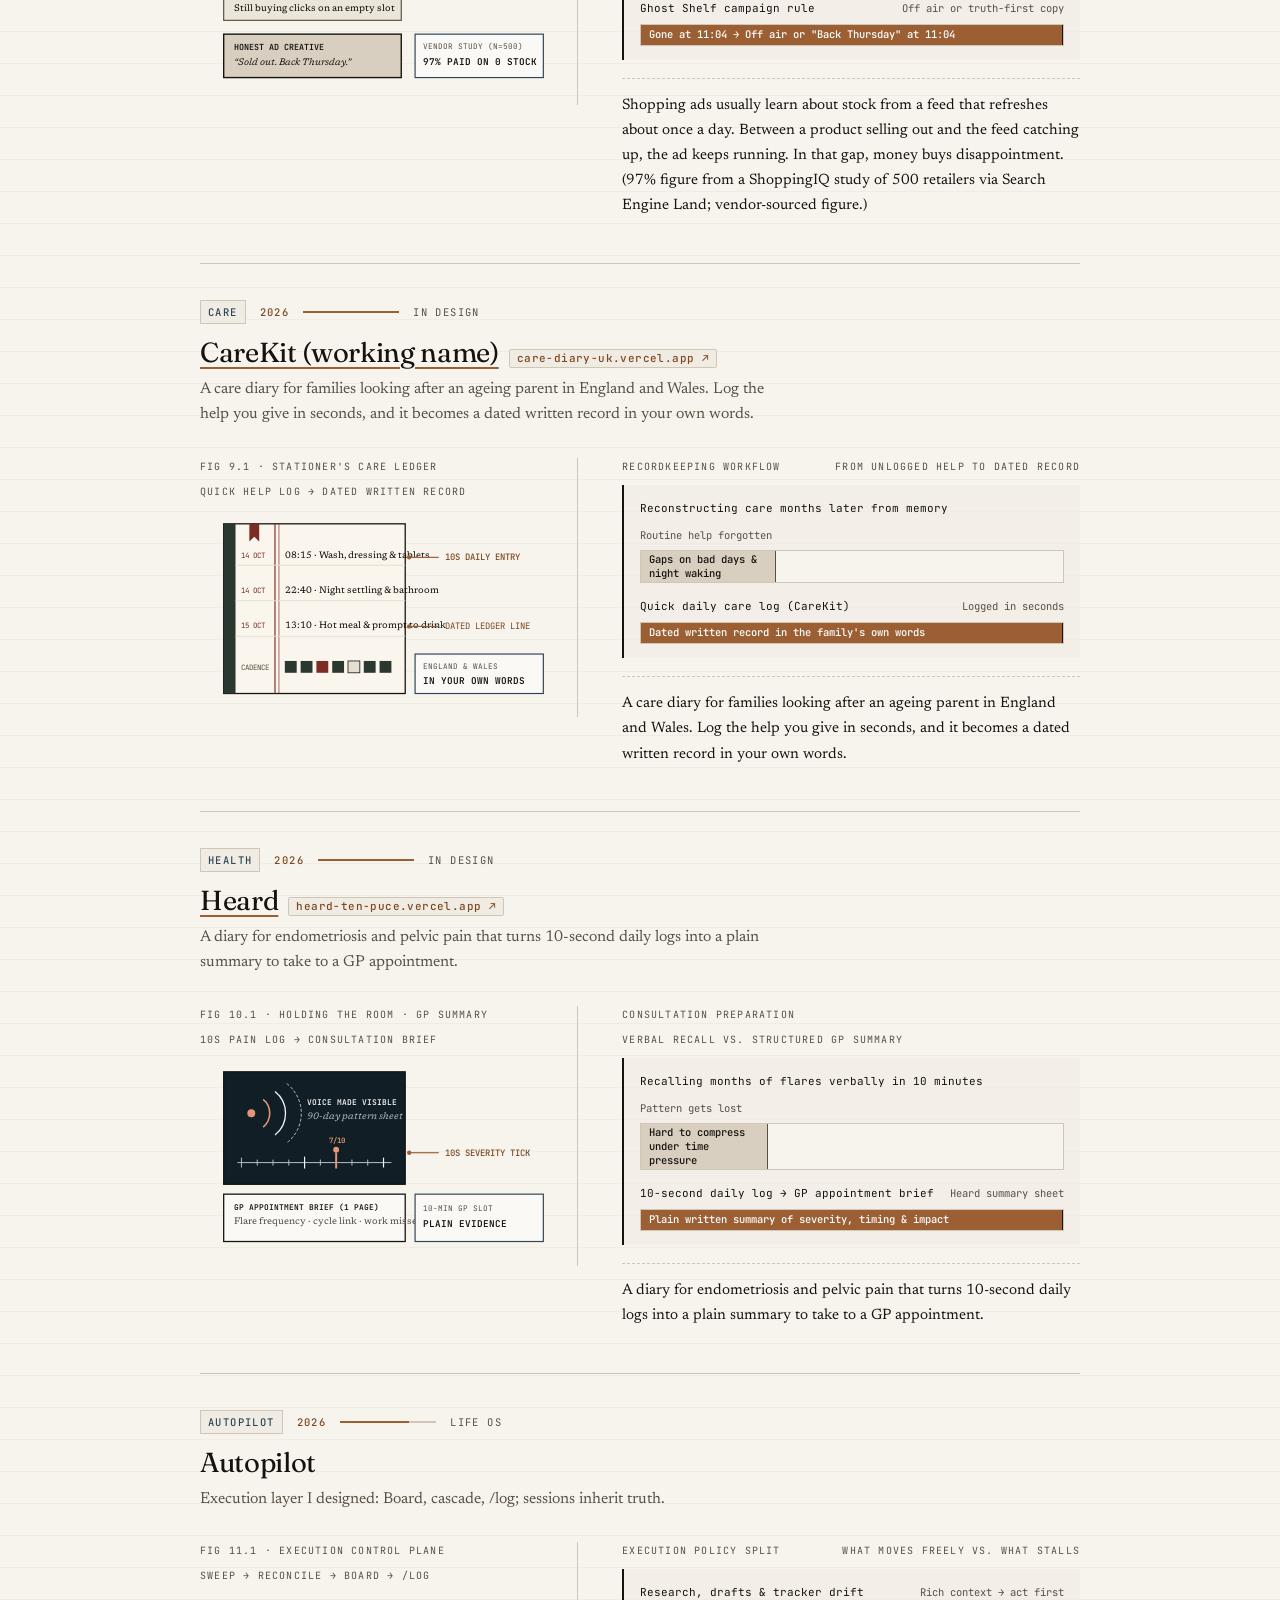
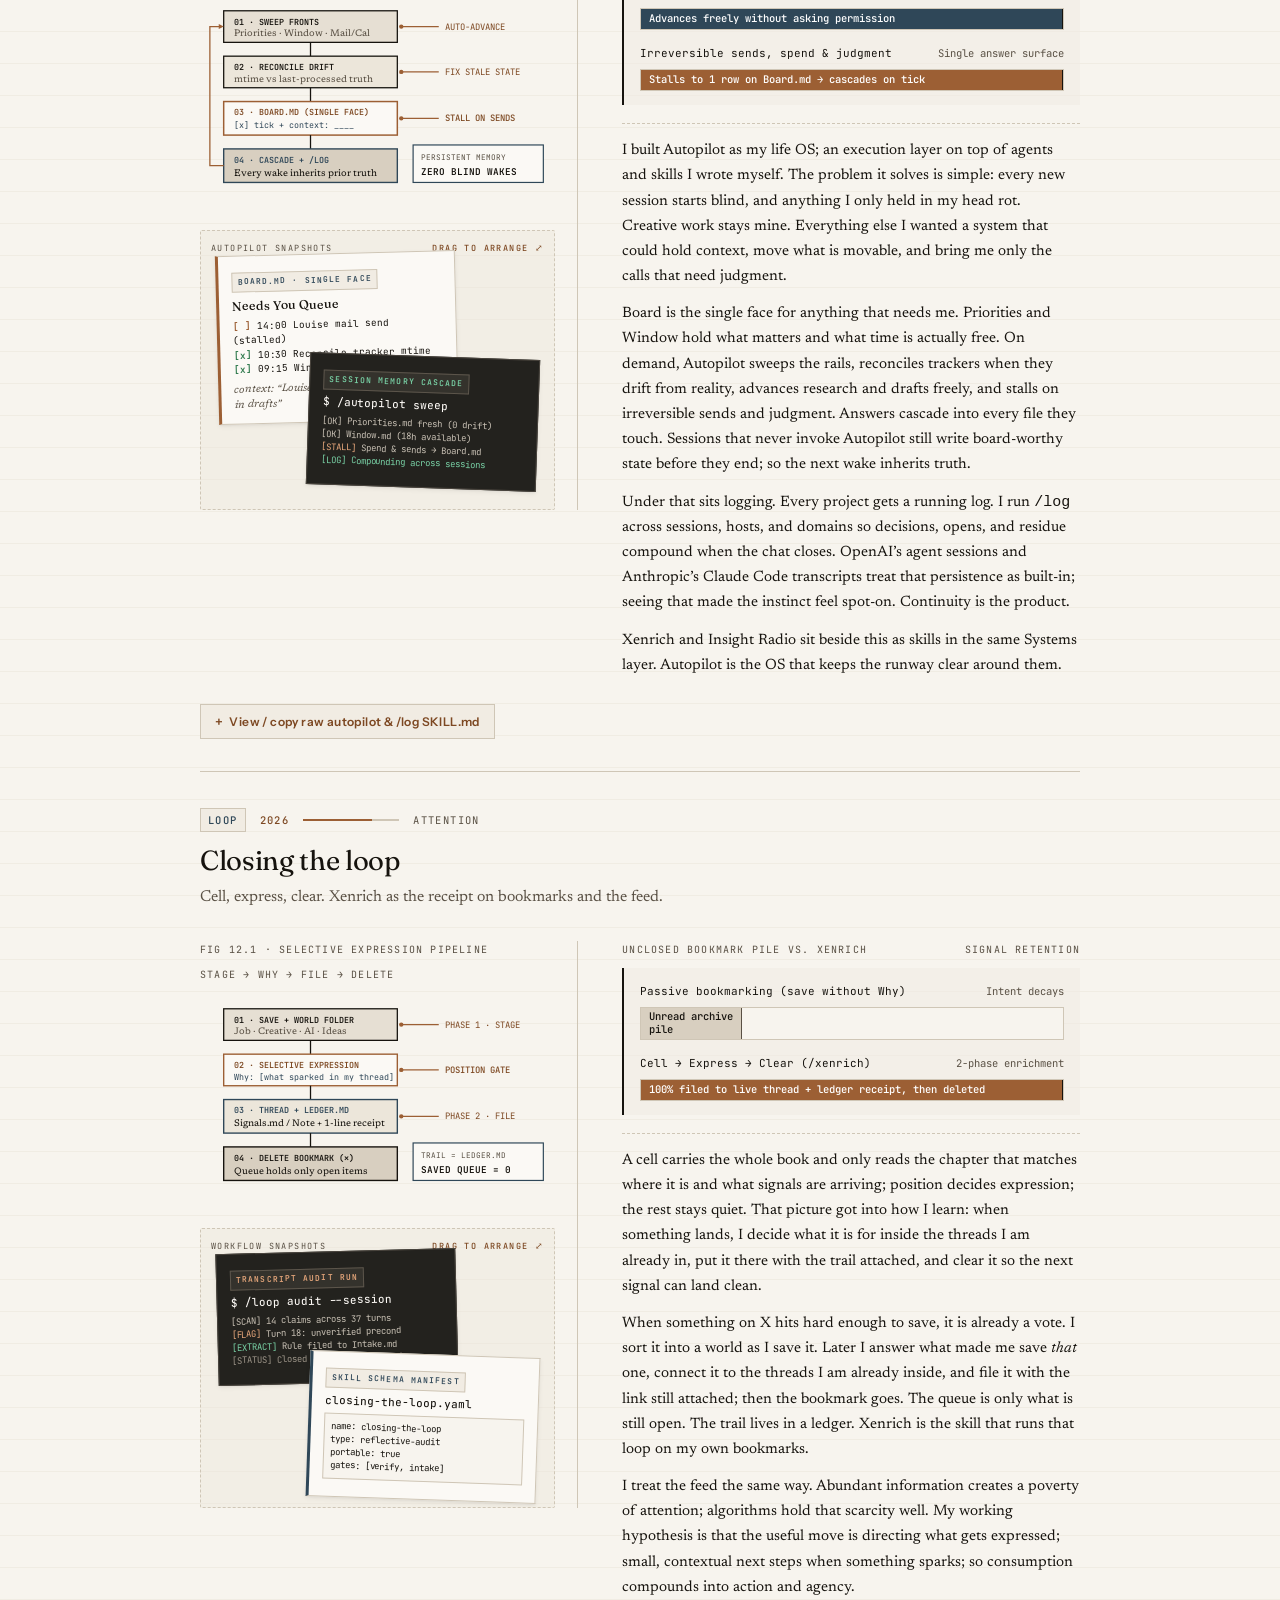
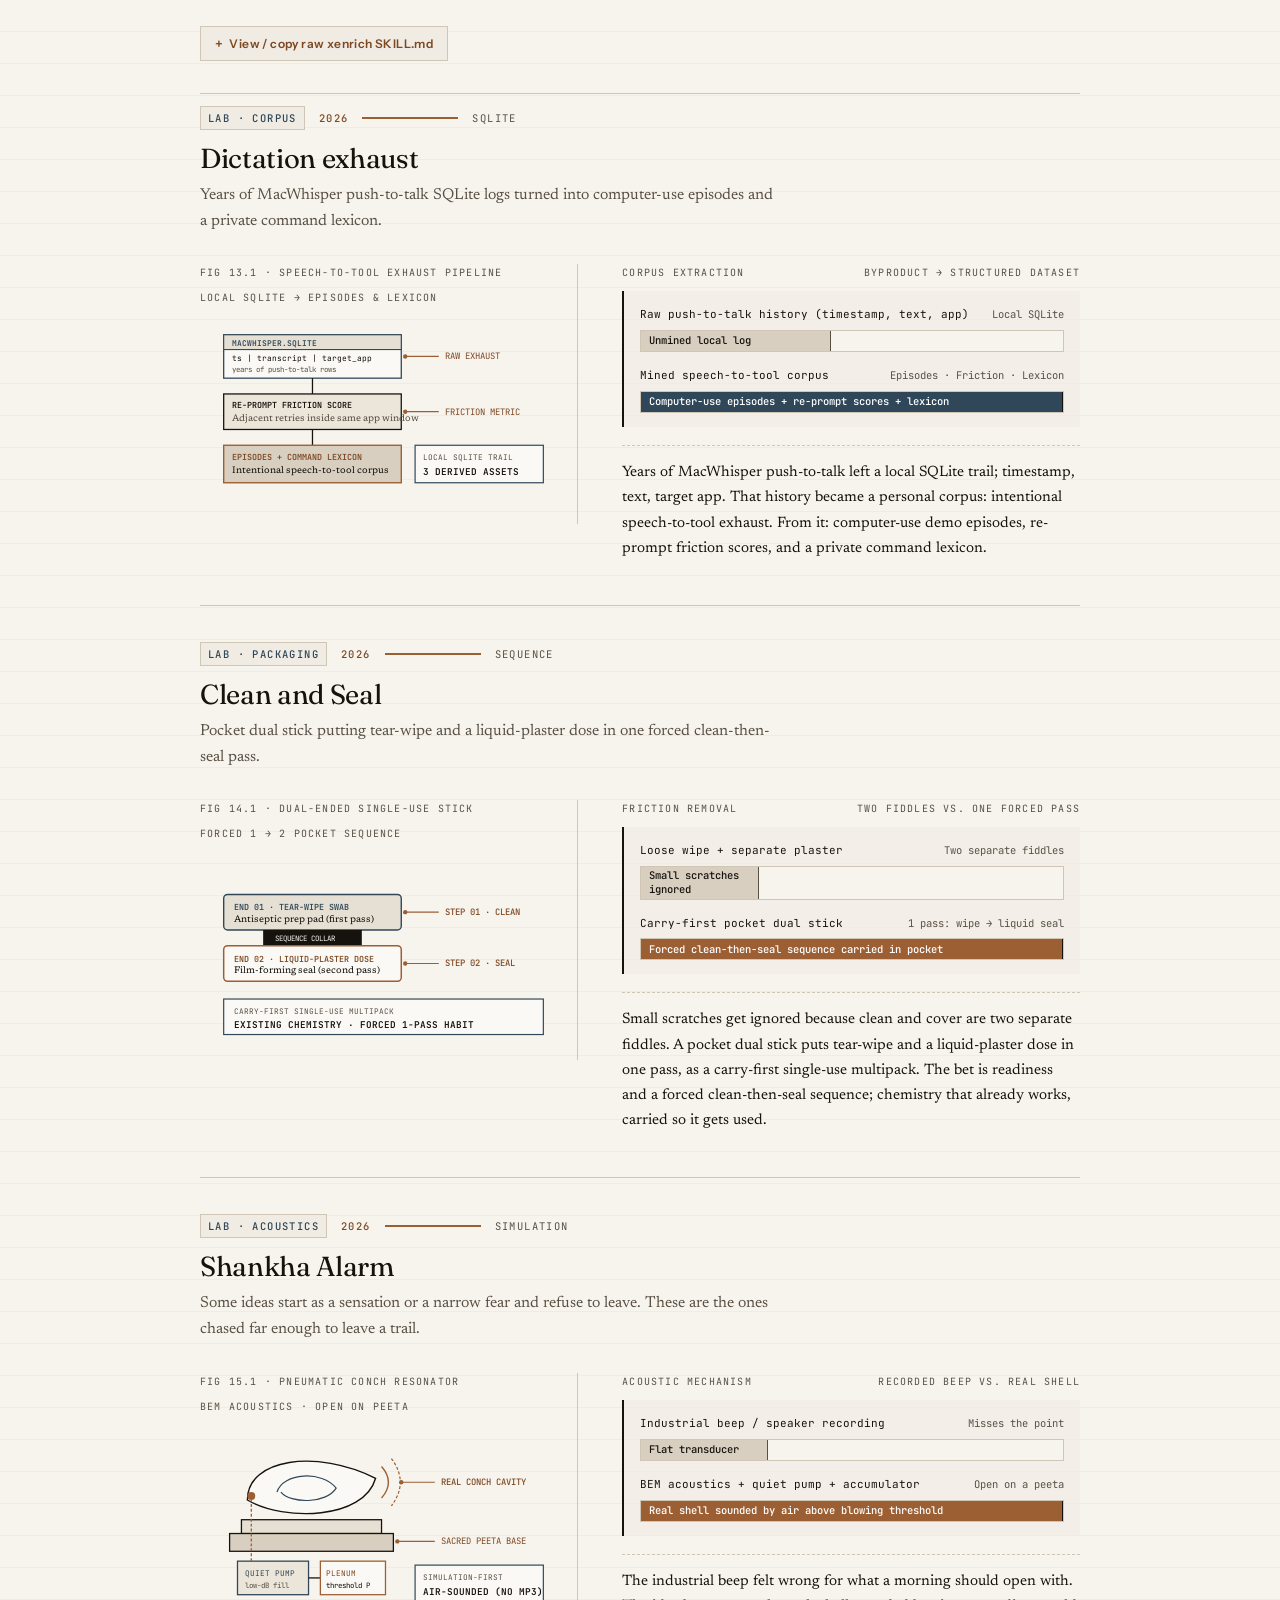
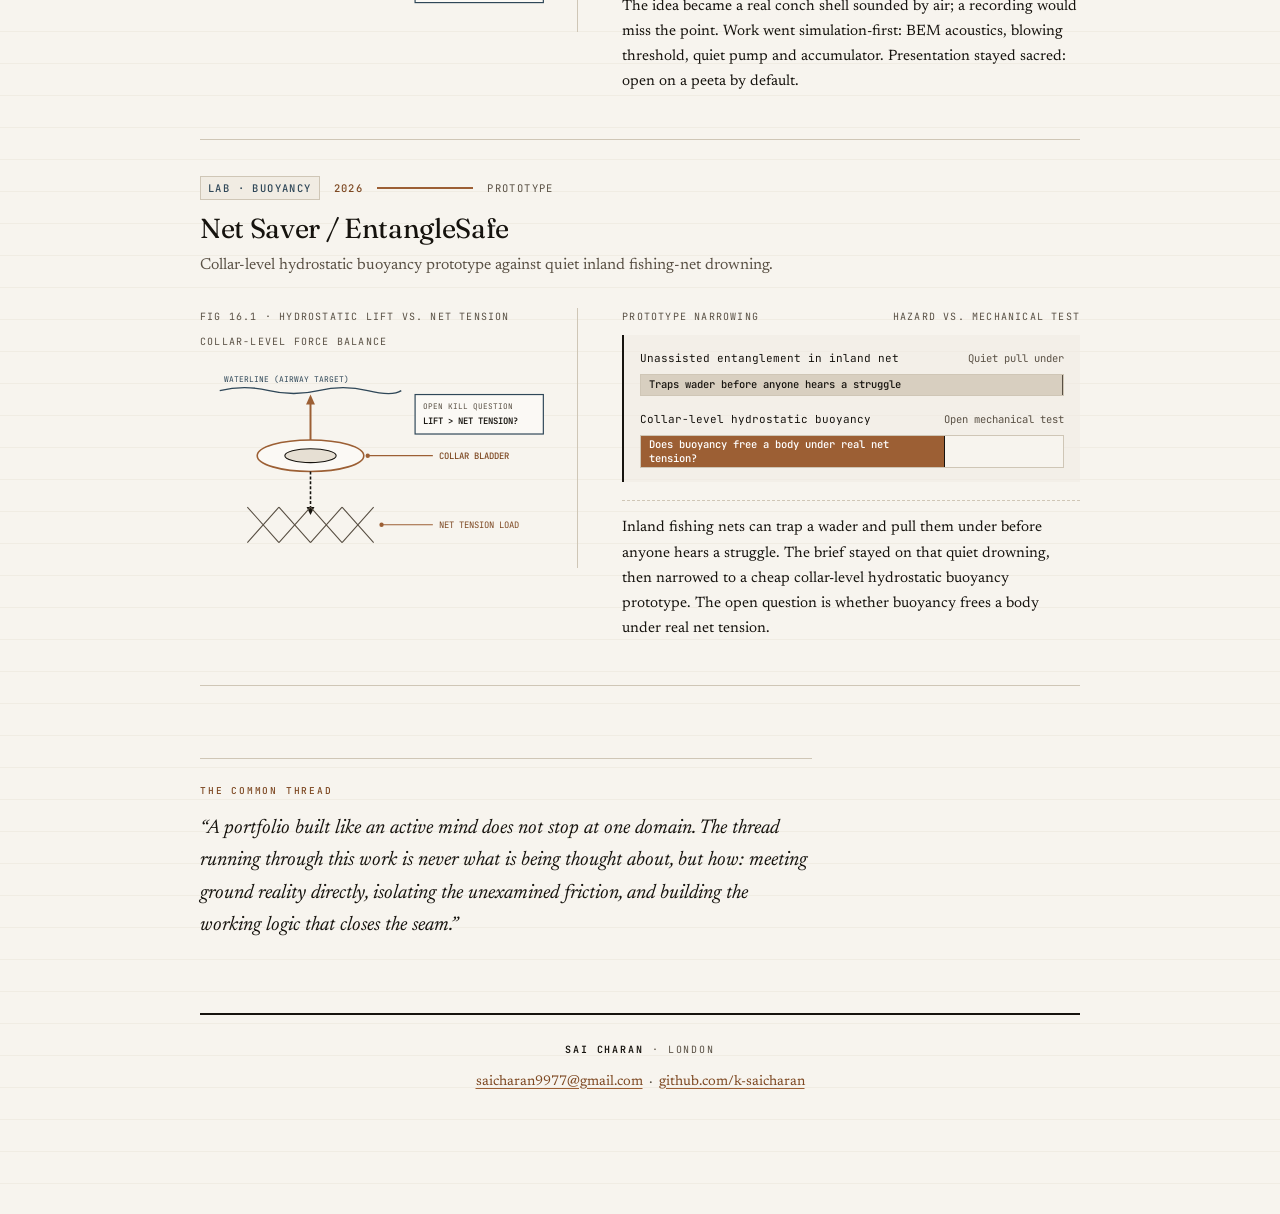
<file: ops/index.html>
<!DOCTYPE html>
<html lang="en">
<head>
  <meta charset="UTF-8">
  <meta name="viewport" content="width=device-width, initial-scale=1.0">
  <meta name="description" content="Sai Charan: Reality systems prototyper. Field observations, computer vision, speech middleware, and systems architecture where physical work meets software.">
  <title>Sai Charan: Finding the edge. Building the logic.</title>
  <link rel="preconnect" href="https://fonts.googleapis.com">
  <link rel="preconnect" href="https://fonts.gstatic.com" crossorigin>
  <link rel="stylesheet" href="https://fonts.googleapis.com/css2?family=Instrument+Sans:wght@400;500;600&family=Fraunces:ital,opsz,wght@0,9..144,380;0,9..144,440;1,9..144,380&family=Newsreader:ital,wght@0,400;0,500;1,400&family=JetBrains+Mono:wght@400;500&display=swap" media="print" onload="this.media='all'">
  <noscript>
    <link rel="stylesheet" href="https://fonts.googleapis.com/css2?family=Instrument+Sans:wght@400;500;600&family=Fraunces:ital,opsz,wght@0,9..144,380;0,9..144,440;1,9..144,380&family=Newsreader:ital,wght@0,400;0,500;1,400&family=JetBrains+Mono:wght@400;500&display=swap">
  </noscript>
  <style>
    :root {
      --bg: #f7f4ee;
      --paper-well: #f1ece3;
      --paper-card: #fbf9f5;
      --text: #16130e;
      --muted: #595044;
      --rule: #e5dfd3;
      --rule-strong: #cfc6b6;
      --accent: #9c5f34;
      --accent-ink: #7d4822;
      --ink: #2f4758;
      --tick: #c9c0b2;
    }

    * { box-sizing: border-box; }
    svg { display: block; width: 100%; max-width: 100%; height: auto; }
    html {
      scrollbar-color: var(--accent) var(--rule);
      scrollbar-width: thin;
      scroll-behavior: smooth;
    }

    body {
      margin: 0;
      background-color: var(--bg);
      background-image:
        linear-gradient(to bottom, transparent 31px, rgba(229, 223, 211, 0.38) 31px, rgba(229, 223, 211, 0.38) 32px);
      background-size: 100% 32px;
      color: var(--text);
      font-family: 'Newsreader', Georgia, 'Times New Roman', serif;
      line-height: 1.72;
      font-size: 16px;
      -webkit-font-smoothing: antialiased;
    }

    /* Left notebook margin ruler */
    .ruler {
      position: fixed;
      left: max(18px, calc(50% - 520px));
      top: 96px;
      bottom: 64px;
      width: 1px;
      background: var(--rule-strong);
      z-index: 1;
      pointer-events: none;
    }
    .ruler::before {
      content: '';
      position: absolute;
      top: 0;
      bottom: 0;
      left: -4px;
      width: 9px;
      background-image: repeating-linear-gradient(to bottom, var(--tick) 0 1px, transparent 1px 32px);
    }
    @media (max-width: 1100px) { .ruler { display: none; } }

    .page {
      max-width: 960px;
      margin: 0 auto;
      padding: 56px 40px 120px;
      position: relative;
    }

    /* Masthead */
    .masthead {
      margin-bottom: 44px;
      position: relative;
      padding-bottom: 28px;
      border-bottom: 2px solid var(--text);
    }

    .reading-no {
      font-family: 'JetBrains Mono', ui-monospace, SFMono-Regular, Menlo, monospace;
      font-size: 12px;
      letter-spacing: 2px;
      text-transform: uppercase;
      color: var(--ink);
      margin-bottom: 10px;
      font-weight: 500;
      display: flex;
      flex-wrap: wrap;
      align-items: center;
      justify-content: space-between;
      gap: 8px 16px;
    }

    .reading-no strong {
      font-weight: 600;
      color: var(--text);
      letter-spacing: 2.2px;
    }
    .reading-no a {
      color: var(--accent-ink);
      text-decoration: underline;
      text-decoration-color: var(--accent);
      text-underline-offset: 3px;
      letter-spacing: 0.8px;
      text-transform: none;
      font-weight: 500;
    }
    .reading-no a:hover {
      color: var(--accent-ink);
      text-decoration-color: var(--accent-ink);
    }

    .calibration-strip {
      height: 1px;
      background: var(--rule-strong);
      margin: 10px 0 24px;
      position: relative;
    }
    .calibration-strip::before {
      content: '';
      position: absolute;
      top: -5px;
      left: 0;
      right: 0;
      height: 5px;
      background-image: repeating-linear-gradient(to right, var(--tick) 0 1px, transparent 1px 12px);
    }

    .masthead-grid {
      display: grid;
      grid-template-columns: 1.35fr 0.85fr;
      gap: 28px 44px;
      align-items: end;
    }

    .masthead h1 {
      font-family: 'Fraunces', Georgia, serif;
      font-size: clamp(2rem, 4.4vw, 3.05rem);
      font-weight: 380;
      letter-spacing: -0.022em;
      line-height: 1.04;
      margin: 0;
      color: var(--text);
    }

    .masthead .who {
      font-size: 1.06rem;
      color: var(--text);
      margin: 0;
      padding-left: 16px;
      border-left: 2px solid var(--accent);
      line-height: 1.6;
    }

    .explore-label {
      font-family: 'Instrument Sans', system-ui, sans-serif;
      font-size: 11px;
      font-weight: 600;
      letter-spacing: 2.1px;
      text-transform: uppercase;
      color: var(--accent-ink);
      margin: 0 0 18px;
      display: flex;
      align-items: center;
      gap: 12px;
    }
    .explore-label::after {
      content: '';
      flex: 1;
      height: 1px;
      background: var(--rule-strong);
    }

    .explore {
      display: flex;
      flex-direction: column;
      gap: 0;
    }

    /* Notebook sections: varied rhythm & layout, unified notebook language */
    .item {
      border-bottom: 1px solid var(--rule-strong);
      padding: 36px 0 32px;
      position: relative;
    }
    .item:first-child {
      padding-top: 12px;
    }

    .item .meta {
      display: flex;
      align-items: center;
      gap: 14px;
      font-family: 'JetBrains Mono', ui-monospace, monospace;
      font-size: 10.5px;
      letter-spacing: 1.4px;
      color: var(--muted);
      margin-bottom: 12px;
      text-transform: uppercase;
    }

    .item .code {
      color: var(--ink);
      font-weight: 500;
      background: var(--paper-well);
      padding: 2px 7px;
      border: 1px solid var(--rule-strong);
    }
    .item .roman { color: var(--accent-ink); font-weight: 500; }

    .gauge {
      flex: 1;
      max-width: 96px;
      height: 2px;
      background: var(--rule-strong);
      position: relative;
    }
    .gauge::after {
      content: '';
      position: absolute;
      left: 0;
      top: 0;
      height: 2px;
      background: var(--accent);
      width: 100%;
    }
    .gauge.built::after { background: var(--ink); }
    .gauge.public::after { background: var(--accent); }
    .gauge.mind::after { background: var(--accent); width: 72%; }

    .item-title {
      font-family: 'Fraunces', Georgia, serif;
      font-size: clamp(1.35rem, 2.5vw, 1.72rem);
      font-weight: 400;
      letter-spacing: -0.012em;
      margin: 0 0 8px;
      line-height: 1.2;
      color: var(--text);
    }

    .item .teaser {
      margin: 0 0 18px;
      color: var(--muted);
      font-size: 15.8px;
      line-height: 1.62;
      max-width: 64ch;
    }

    /* Accordion Trigger Button */
    .item-head {
      display: inline-flex;
      align-items: center;
      gap: 10px;
      text-align: left;
      background: var(--paper-well);
      border: 1px solid var(--rule-strong);
      padding: 8px 14px;
      margin-top: 14px;
      cursor: pointer;
      font-family: 'Instrument Sans', system-ui, sans-serif;
      font-size: 12px;
      font-weight: 600;
      letter-spacing: 0.4px;
      color: var(--accent-ink);
      transition: background-color 180ms ease, border-color 180ms ease, color 180ms ease;
    }
    .item-head:hover {
      border-color: var(--accent-ink);
      color: var(--text);
      background: #e9e2d5;
    }
    .item-head:focus-visible {
      outline: 2px solid var(--ink);
      outline-offset: 2px;
    }
    .item-head .hint {
      display: inline-flex;
      align-items: center;
      gap: 6px;
    }
    .item-head .hint::before {
      content: '+';
      font-family: 'JetBrains Mono', monospace;
      font-weight: 500;
      font-size: 13px;
    }
    .item.is-open .item-head {
      background: var(--text);
      color: var(--bg);
      border-color: var(--text);
    }
    .item.is-open .item-head .hint::before {
      content: '−';
    }
    .item.is-open .item-head .hint::after {
      content: ' · close notes';
    }

    /* Accordion Panel: supports hidden="until-found" without display:none override */
    .panel-inner {
      margin-top: 22px;
      padding: 24px 28px;
      background: var(--paper-card);
      border: 1px solid var(--rule-strong);
      border-left: 3px solid var(--ink);
      max-width: 68ch;
    }
    .panel p {
      margin: 0 0 14px;
      color: var(--text);
      font-size: 15.6px;
      line-height: 1.72;
    }
    .panel p:last-child { margin-bottom: 0; }
    .panel h3,
    .panel h4 {
      font-family: 'Instrument Sans', system-ui, sans-serif;
      font-size: 11px;
      font-weight: 600;
      letter-spacing: 1.5px;
      text-transform: uppercase;
      color: var(--accent-ink);
      margin: 22px 0 8px;
    }
    .panel .pull {
      font-style: italic;
      color: var(--ink);
      padding-left: 15px;
      border-left: 2px solid var(--accent);
      max-width: 56ch;
    }
    .panel .links {
      display: flex;
      gap: 18px 24px;
      flex-wrap: wrap;
      margin-top: 14px;
    }
    .panel .links a,
    a.out {
      font-family: 'Instrument Sans', system-ui, sans-serif;
      font-size: 12.5px;
      font-weight: 600;
      color: var(--accent-ink);
      text-decoration: underline;
      text-decoration-color: var(--tick);
      text-underline-offset: 3px;
    }
    .panel .links a:hover,
    a.out:hover {
      color: var(--text);
      text-decoration-color: var(--text);
    }

    /* =====================================================================
       WORKBENCH ARTIFACT SYSTEM (InventoryVision pattern across all sections)
       Left: Technical FIG plate with callouts & summary stamp
       Right: Evidence / comparison bars + full surface prose + direct links
       ===================================================================== */
    .iv-workbench {
      display: grid;
      grid-template-columns: 0.95fr 1.15fr;
      gap: 28px 44px;
      align-items: start;
      margin: 18px 0 8px;
      padding: 12px 0 4px;
    }
    .iv-tote-plate {
      padding-right: 22px;
      border-right: 1px solid var(--rule-strong);
    }
    .plate-caption {
      font-family: 'JetBrains Mono', monospace;
      font-size: 10px;
      letter-spacing: 1.2px;
      text-transform: uppercase;
      color: var(--muted);
      margin-bottom: 10px;
      display: flex;
      justify-content: space-between;
      gap: 8px;
      flex-wrap: wrap;
    }
    .iv-metrics-plate {
      display: flex;
      flex-direction: column;
      justify-content: space-between;
    }
    .eval-bars {
      margin: 4px 0 18px;
      padding: 14px 16px;
      border-left: 2px solid var(--text);
      background: rgba(241, 236, 227, 0.55);
    }
    .eval-row {
      margin-bottom: 14px;
    }
    .eval-row:last-child { margin-bottom: 0; }
    .eval-row-label {
      display: flex;
      justify-content: space-between;
      align-items: baseline;
      font-family: 'JetBrains Mono', monospace;
      font-size: 11px;
      color: var(--text);
      margin-bottom: 6px;
      gap: 8px;
      flex-wrap: wrap;
    }
    .eval-row-label .sample {
      color: var(--muted);
      font-size: 10.5px;
    }
    .eval-track {
      width: 100%;
      min-height: 22px;
      background: var(--bg);
      border: 1px solid var(--rule-strong);
      position: relative;
      display: flex;
      align-items: stretch;
    }
    .eval-fill {
      min-height: 20px;
      display: flex;
      align-items: center;
      padding: 2px 8px;
      font-family: 'JetBrains Mono', monospace;
      font-size: 10.5px;
      font-weight: 500;
      line-height: 1.3;
    }
    .eval-fill.baseline {
      width: 38%;
      background: #d8cfc0;
      color: var(--text);
      border-right: 1px solid var(--muted);
    }
    .eval-fill.lip-chain {
      width: 69%;
      background: var(--accent);
      color: #ffffff;
      border-right: 1px solid var(--text);
    }
    .eval-fill.ink-bar {
      background: var(--ink);
      color: #ffffff;
      border-right: 1px solid var(--text);
    }
    .eval-fill.accent-bar {
      background: var(--accent);
      color: #ffffff;
      border-right: 1px solid var(--text);
    }
    .eval-fill.muted-bar {
      background: #d8cfc0;
      color: var(--text);
      border-right: 1px solid var(--muted);
    }
    .iv-drift-note {
      border-top: 1px dashed var(--rule-strong);
      padding-top: 14px;
      font-size: 15px;
      line-height: 1.68;
      color: var(--text);
    }
    .iv-drift-note p {
      margin: 0 0 12px;
      font-size: 15px;
      line-height: 1.68;
      color: var(--text);
    }
    .iv-drift-note p:last-of-type {
      margin-bottom: 0;
    }
    .iv-drift-note h3 {
      font-family: 'Instrument Sans', system-ui, sans-serif;
      font-size: 11px;
      font-weight: 600;
      letter-spacing: 1.5px;
      text-transform: uppercase;
      color: var(--accent-ink);
      margin: 18px 0 6px;
    }
    .iv-drift-note strong.kicker-label {
      font-family: 'JetBrains Mono', monospace;
      font-size: 11px;
      text-transform: uppercase;
      letter-spacing: 0.8px;
      color: var(--ink);
      display: block;
      margin-bottom: 6px;
    }
    .iv-drift-note .pull {
      font-style: italic;
      color: var(--ink);
      padding-left: 14px;
      border-left: 2px solid var(--accent);
      margin-top: 10px;
    }

    /* Ink draw-in once on load, respecting prefers-reduced-motion */
    .ink-trace {
      stroke-dasharray: 420;
      stroke-dashoffset: 0;
      @media (prefers-reduced-motion: no-preference) {
        animation: trace-in 1.1s cubic-bezier(0.22, 1, 0.36, 1) both;
      }
    }
    @keyframes trace-in {
      from { stroke-dashoffset: 420; }
      to { stroke-dashoffset: 0; }
    }

    /* Skill Markdown Code Blocks */
    .skill-note {
      font-size: 14px;
      color: var(--muted);
      margin: 0 0 10px;
    }
    .skill-wrap {
      position: relative;
      margin: 0 0 22px;
      border: 1px solid var(--rule-strong);
      background: #f1ece3;
    }
    .copy-btn {
      position: absolute;
      top: 8px;
      right: 8px;
      z-index: 2;
      font-family: 'Instrument Sans', system-ui, sans-serif;
      font-size: 11px;
      font-weight: 600;
      letter-spacing: 0.4px;
      padding: 6px 10px;
      border: 1px solid var(--rule-strong);
      background: var(--bg);
      color: var(--accent-ink);
      cursor: pointer;
    }
    .copy-btn:hover { color: var(--text); border-color: var(--accent-ink); }
    .copy-btn.copied { color: var(--ink); }
    .skill-md {
      margin: 0;
      padding: 40px 14px 14px;
      max-height: 280px;
      overflow: auto;
      -webkit-overflow-scrolling: touch;
      overscroll-behavior: contain;
      font-family: 'JetBrains Mono', ui-monospace, monospace;
      font-size: 11.5px;
      line-height: 1.55;
      color: var(--text);
      white-space: pre-wrap;
      word-break: break-word;
    }

    .footer-note {
      margin-top: 72px;
      padding-top: 26px;
      border-top: 2px solid var(--text);
      font-family: 'JetBrains Mono', ui-monospace, monospace;
      font-size: 10px;
      letter-spacing: 1.9px;
      text-transform: uppercase;
      color: var(--muted);
      text-align: center;
    }
    .footer-note strong {
      font-weight: 600;
      color: var(--text);
      letter-spacing: 1.9px;
    }
    .footer-note .links {
      text-transform: none;
      letter-spacing: 0;
      font-family: 'Newsreader', Georgia, serif;
      font-size: 14px;
      color: var(--muted);
      margin-top: 12px;
      line-height: 1.6;
    }
    .footer-note a {
      color: var(--accent-ink);
      text-decoration: underline;
      text-decoration-color: var(--accent);
      text-underline-offset: 3px;
    }
    .footer-note a:hover {
      color: var(--text);
    }

    /* Responsive breakpoints: 768px and 375px */
    @media (max-width: 820px) {
      .page { padding: 44px 24px 96px; }
      .masthead-grid,
      .iv-workbench {
        grid-template-columns: 1fr;
      }
      .iv-tote-plate {
        padding-right: 0;
        border-right: none;
        padding-bottom: 16px;
        border-bottom: 1px solid var(--rule-strong);
      }
    }

    @media (max-width: 520px) {
      .page { padding: 32px 16px 80px; }
      .panel-inner {
        padding: 18px 16px;
      }
    }
  
            /* Title links, Subheading links, Inline chips & Badges */
    .item-title a.title-link {
      color: var(--text);
      text-decoration: none;
      display: inline-flex;
      flex-wrap: wrap;
      align-items: baseline;
      gap: 10px;
      transition: color 150ms ease;
    }
    .item-title a.title-link .title-text {
      text-decoration: underline;
      text-decoration-color: var(--accent);
      text-decoration-thickness: 1.5px;
      text-underline-offset: 5px;
      transition: color 150ms ease, text-decoration-color 150ms ease;
    }
    .item-title a.title-link:hover .title-text {
      color: var(--accent-ink);
      text-decoration-color: var(--accent-ink);
    }
    .link-badge {
      display: inline-flex;
      align-items: center;
      gap: 3px;
      font-family: 'JetBrains Mono', ui-monospace, monospace;
      font-size: 11px;
      font-weight: 500;
      letter-spacing: 0.4px;
      text-transform: none;
      background: var(--paper-well);
      color: var(--accent-ink);
      border: 1px solid var(--rule-strong);
      padding: 2px 7px;
      border-radius: 2px;
      vertical-align: 0.22em;
      text-decoration: none !important;
      transition: background 150ms ease, color 150ms ease, border-color 150ms ease, transform 150ms ease;
      white-space: nowrap;
    }
    .title-link:hover .link-badge,
    .sub-link-head a:hover .link-badge {
      background: var(--text);
      color: var(--bg);
      border-color: var(--text);
      transform: translateY(-1px);
    }
    .iv-drift-note h3.sub-link-head {
      margin-top: 22px;
      margin-bottom: 8px;
    }
    .iv-drift-note h3.sub-link-head a.title-link,
    .iv-drift-note h3.sub-link-head a {
      color: var(--text);
      text-decoration: none;
      display: inline-flex;
      flex-wrap: wrap;
      align-items: baseline;
      gap: 8px;
      transition: color 150ms ease;
    }
    .iv-drift-note h3.sub-link-head a .title-text {
      text-decoration: underline;
      text-decoration-color: var(--accent);
      text-decoration-thickness: 1.5px;
      text-underline-offset: 4px;
      transition: color 150ms ease, text-decoration-color 150ms ease;
    }
    .iv-drift-note h3.sub-link-head a:hover .title-text {
      color: var(--accent-ink);
      text-decoration-color: var(--accent-ink);
    }
    .iv-drift-note a {
      color: var(--accent-ink);
      text-decoration: underline;
      text-decoration-color: var(--accent);
      text-underline-offset: 3px;
      transition: color 150ms ease, text-decoration-color 150ms ease;
    }
    .iv-drift-note a:hover {
      color: var(--text);
      text-decoration-color: var(--text);
    }
    .inline-chip {
      display: inline-block;
      font-family: 'JetBrains Mono', ui-monospace, monospace;
      font-size: 11px;
      padding: 1px 6px;
      text-transform: none;
      background: var(--paper-well);
      border: 1px solid var(--rule-strong);
      border-radius: 2px;
      color: var(--accent-ink) !important;
      text-decoration: none !important;
      vertical-align: 0.05em;
      transition: background 150ms ease, color 150ms ease, border-color 150ms ease;
    }
    .inline-chip:hover {
      background: var(--text);
      color: var(--bg) !important;
      border-color: var(--text);
    }

  .specimen-tray {
      margin-top: 18px;
      position: relative;
      background: rgba(236, 230, 218, 0.45);
      border: 1px dashed var(--rule-strong);
      padding: 10px;
      overflow: hidden;
      border-radius: 2px;
    }
    .specimen-tray-header {
      font-family: 'JetBrains Mono', monospace;
      font-size: 8.5px;
      letter-spacing: 1.4px;
      text-transform: uppercase;
      color: var(--muted);
      display: flex;
      justify-content: space-between;
      align-items: center;
      margin-bottom: 10px;
      pointer-events: none;
    }
    .specimen-tray-header .drag-hint {
      color: var(--accent-ink);
      font-weight: 500;
    }
    .specimen-card {
      position: absolute;
      background: var(--paper-card);
      border: 1px solid var(--rule-strong);
      box-shadow: 0 2px 5px rgba(22, 19, 14, 0.06), 0 1px 2px rgba(22, 19, 14, 0.04);
      padding: 11px 13px;
      cursor: grab;
      user-select: none;
      -webkit-user-select: none;
      touch-action: pan-y;
      transition: box-shadow 0.18s ease, border-color 0.18s ease;
      box-sizing: border-box;
    }
    .specimen-card:hover {
      border-color: var(--ink);
      box-shadow: 0 5px 12px rgba(22, 19, 14, 0.1);
    }
    .specimen-card.is-dragging {
      cursor: grabbing;
      z-index: 60 !important;
      box-shadow: 0 14px 28px rgba(22, 19, 14, 0.18), 0 4px 10px rgba(22, 19, 14, 0.08);
      border-color: var(--accent) !important;
      touch-action: none;
    }
    .specimen-card .card-tag {
      font-family: 'JetBrains Mono', monospace;
      font-size: 8px;
      font-weight: 600;
      letter-spacing: 1.1px;
      text-transform: uppercase;
      display: inline-block;
      padding: 2px 5px;
      background: var(--paper-well);
      color: var(--ink);
      border: 1px solid var(--rule-strong);
      margin-bottom: 6px;
    }
    .specimen-card .card-title {
      font-family: 'Fraunces', serif;
      font-size: 13px;
      font-weight: 450;
      color: var(--text);
      margin: 0 0 4px;
      line-height: 1.22;
    }
    .specimen-card .card-body {
      font-family: 'Newsreader', serif;
      font-size: 12px;
      line-height: 1.45;
      color: var(--muted);
    }
    @media (max-width: 900px) {
      .specimen-tray {
        min-height: auto !important;
        display: flex;
        flex-direction: column;
        gap: 12px;
        overflow: visible;
        padding: 12px;
        touch-action: pan-y !important;
      }
      .specimen-card {
        position: relative !important;
        top: auto !important;
        left: auto !important;
        right: auto !important;
        width: 100% !important;
        max-width: 100% !important;
        transform: none !important;
        cursor: default;
        touch-action: pan-y !important;
        user-select: auto !important;
        -webkit-user-select: auto !important;
      }
      .specimen-tray-header .drag-hint {
        display: none;
      }
    }

  
    /* Closing Thread / Decision Rule */
    .mind-thread {
      margin: 72px 0 36px;
      padding-top: 24px;
      border-top: 1px solid var(--rule-strong);
      max-width: 68ch;
    }
    .thread-kicker {
      font-family: 'JetBrains Mono', monospace;
      font-size: 9.5px;
      letter-spacing: 1.8px;
      text-transform: uppercase;
      color: var(--accent-ink);
      margin-bottom: 12px;
      font-weight: 500;
    }
    .thread-prose {
      margin: 0;
      font-family: 'Newsreader', Georgia, serif;
      font-size: clamp(1.05rem, 1.8vw, 1.25rem);
      font-style: italic;
      line-height: 1.62;
      color: var(--text);
    }

  </style>
</head>
<body>
  <div class="ruler" aria-hidden="true"></div>
  <main class="page">

    <header class="masthead">
      <div class="reading-no">
        <span><strong>Sai Charan</strong> · London · 2026</span>
        <a href="mailto:saicharan9977@gmail.com">saicharan9977@gmail.com</a>
      </div>
      <div class="calibration-strip" aria-hidden="true"></div>
      <div class="masthead-grid">
        <h1>Finding the edge. Building the logic.</h1>
        <p class="who">Reality systems prototyper: observing how things actually work at the point of contact, and building the working tools that make them hold.</p>
      </div>
    </header>

    <div class="explore-label">Field Notebook &amp; Systems Trail</div>
    <div class="explore">

      <!-- =================================================================
           SECTION: MISSING-PIECE
           ================================================================= -->
      <section class="item" id="missing-piece">
        <div class="meta">
          <span class="code">MISSING PIECE</span>
          <span class="roman">2026</span>
          <div class="gauge mind"></div>
          <span>HINGE</span>
        </div>
        <h2 class="item-title">The missing piece</h2>
        <p class="teaser">Where matter moves, AI capability is rarely the bottleneck. The scarce half is judgment, trigger, and what survives the floor.</p>

        <div class="iv-workbench">
          <div class="iv-tote-plate">
            <div class="plate-caption">
              <span>FIG 1.1 · PHYSICAL AI ADOPTION SEAM</span>
              <span>3 GATES BETWEEN MODEL &amp; FLOOR</span>
            </div>
            <svg viewBox="0 0 360 220" role="img" aria-label="Technical diagram showing abundant off-the-shelf AI capability above, three survival gates in the middle (problem selection, floor contact, trigger to ship), and the real warehouse floor below">
              <title>The adoption seam: Problem Selection, Floor Contact, and Trigger to Ship bridging AI capability to the physical floor</title>
              <!-- Top Stratum: Abundant AI Capability -->
              <rect x="20" y="14" width="184" height="32" fill="#fbf9f5" stroke="#2f4758" stroke-width="1.3"/>
              <text x="30" y="28" font-family="JetBrains Mono, monospace" font-size="8.5" font-weight="600" fill="#2f4758">OFF-THE-SHELF AI CAPABILITY</text>
              <text x="30" y="40" font-family="Newsreader, serif" font-style="italic" font-size="9.5" fill="#595044">VLM · Speech · Agents (abundant)</text>

              <!-- Gate 01 -->
              <line x1="112" y1="46" x2="112" y2="62" stroke="#16130e" stroke-width="1.2"/>
              <rect x="28" y="62" width="168" height="22" fill="#e6dfd3" stroke="#16130e" stroke-width="1.3"/>
              <text x="38" y="76" font-family="JetBrains Mono, monospace" font-size="8.5" fill="#16130e">Which problem to point at</text>
              <line x1="200" y1="73" x2="238" y2="73" stroke="#9c5f34" stroke-width="1.2"/>
              <circle cx="200" cy="73" r="2.2" fill="#9c5f34"/>
              <text x="244" y="76.5" font-family="JetBrains Mono, monospace" font-size="9" font-weight="500" fill="#7d4822">GATE 01 · JUDGE</text>

              <!-- Gate 02 -->
              <line x1="112" y1="84" x2="112" y2="96" stroke="#16130e" stroke-width="1.2"/>
              <rect x="28" y="96" width="168" height="22" fill="#ece6da" stroke="#16130e" stroke-width="1.3"/>
              <text x="38" y="110" font-family="JetBrains Mono, monospace" font-size="8.5" fill="#16130e">Survives noise, gloves, WMS</text>
              <line x1="200" y1="107" x2="238" y2="107" stroke="#9c5f34" stroke-width="1.2"/>
              <circle cx="200" cy="107" r="2.2" fill="#9c5f34"/>
              <text x="244" y="110.5" font-family="JetBrains Mono, monospace" font-size="9" font-weight="500" fill="#7d4822">GATE 02 · FLOOR</text>

              <!-- Gate 03 -->
              <line x1="112" y1="118" x2="112" y2="130" stroke="#16130e" stroke-width="1.2"/>
              <rect x="28" y="130" width="168" height="22" fill="#d8cfc0" stroke="#16130e" stroke-width="1.3"/>
              <text x="38" y="144" font-family="JetBrains Mono, monospace" font-size="8.5" fill="#16130e">Thin wrapper / tool ships</text>
              <line x1="200" y1="141" x2="238" y2="141" stroke="#9c5f34" stroke-width="1.2"/>
              <circle cx="200" cy="141" r="2.2" fill="#9c5f34"/>
              <text x="244" y="144.5" font-family="JetBrains Mono, monospace" font-size="9" font-weight="500" fill="#7d4822">GATE 03 · TRIGGER</text>

              <!-- Bottom Stratum: Real Floor -->
              <line x1="112" y1="152" x2="112" y2="168" stroke="#9c5f34" stroke-width="1.5"/>
              <polygon points="108.5,166 112,172 115.5,166" fill="#9c5f34"/>
              <rect x="20" y="172" width="184" height="34" fill="#fbf9f5" stroke="#16130e" stroke-width="1.4"/>
              <text x="30" y="186" font-family="JetBrains Mono, monospace" font-size="8.5" font-weight="600" fill="#16130e">MATTER MOVING AT SCALE</text>
              <text x="30" y="198" font-family="Newsreader, serif" font-style="italic" font-size="9.5" fill="#595044">Pallets · Racks · Headsets · Bays</text>

              <!-- Stamp Badge -->
              <rect x="222" y="168" width="128" height="38" fill="#fbf9f5" stroke="#2f4758" stroke-width="1.2"/>
              <text x="230" y="183" font-family="JetBrains Mono, monospace" font-size="7.8" fill="#595044">BOTTLENECK ≠ MODEL</text>
              <text x="230" y="198" font-family="JetBrains Mono, monospace" font-size="9.5" font-weight="600" fill="#16130e">SCARCE = JUDGMENT</text>
            </svg>
            <div class="specimen-tray" style="min-height: 180px;">
              <div class="specimen-tray-header">
                <span>FIELD THESIS STAMP</span>
                <span class="drag-hint">DRAG TO ARRANGE ⤢</span>
              </div>
              <div class="specimen-card specimen-axiom" data-base-transform="rotate(-1deg)" style="top: 22px; left: 18px; width: 255px; transform: rotate(-1deg); z-index: 2; border-left: 3px solid var(--ink); background: #faf8f3;">
                <div class="card-tag">THE COMPLEMENTARY HALF</div>
                <div class="card-title" style="font-size: 13px;">Floor Seam Axiom</div>
                <div class="card-body" style="font-size: 12px; font-style: italic; line-height: 1.45; color: var(--text);">
                  &ldquo;Where matter moves at scale, AI capability is rarely the bottleneck. The scarce half is judgment, trigger, and what survives the floor.&rdquo;
                </div>
              </div>
            </div>
          </div>

          <div class="iv-metrics-plate">
            <div>
              <div class="plate-caption">
                <span>EVIDENCE TRAIL ACROSS SECTORS</span>
                <span>BOTTLENECK ALLOCATION</span>
              </div>
              <div class="eval-bars" role="img" aria-label="Comparison showing raw model availability is abundant while floor judgment, wrapper placement, and shipping trigger are the scarce bottleneck">
                <div class="eval-row">
                  <div class="eval-row-label">
                    <span>Off-the-shelf model capability</span>
                    <span class="sample">Rarely the bottleneck</span>
                  </div>
                  <div class="eval-track">
                    <div class="eval-fill muted-bar" style="width: 28%;">Commodity API</div>
                  </div>
                </div>
                <div class="eval-row">
                  <div class="eval-row-label">
                    <span>Judgment + floor survival + trigger</span>
                    <span class="sample">Composition · Wrappers · Vision</span>
                  </div>
                  <div class="eval-track">
                    <div class="eval-fill accent-bar" style="width: 88%;">The complementary half</div>
                  </div>
                </div>
              </div>
            </div>

            <div class="iv-drift-note">
              <p>The floor work; logs compounding into domain pages, Stacked on shift, InventoryVision, the voice path, Bay Door, the management probe; led me to a working hypothesis.</p>
              <p>Wherever matter moves at scale, AI capability is rarely the bottleneck. Someone still has to judge which problem to point it at, know what survives contact with a real floor, and trigger the thing so it ships. That complementary half is what I’ve been practising without a clean job title for it.</p>
              <p>The role shows up under different names in every sector. Keyword search fails for that reason. The portfolio is the evidence trail: composition on the floor, thin wrappers at brittle steps, site-shaped vision, a personal tool that only becomes more if usage is real.</p>
              <p class="pull">I’m looking for the seat where that hypothesis is the job.</p>
            </div>
          </div>
        </div>
      </section>

      <!-- =================================================================
           2. ON THE FLOOR (Workbench: Fused Workplace Lineage + Full Narrative)
           ================================================================= -->

      <!-- =================================================================
           SECTION: ON-THE-FLOOR
           ================================================================= -->
      <section class="item" id="on-the-floor">
        <div class="meta">
          <span class="code">FLOOR</span>
          <span class="roman">2026</span>
          <div class="gauge built"></div>
          <span>LINEAGE</span>
        </div>
        <h2 class="item-title">On the floor</h2>
        <p class="teaser">Picker to field logs to Stacked on shift; Voice, Bay Door, where the work points next.</p>

        <div class="iv-workbench">
          <div class="iv-tote-plate">
            <div class="plate-caption">
              <span>FIG 2.1 · BEVERAGE 3PL WORKPLACE LINEAGE</span>
              <span>4 COMPOUNDING FLOOR LAYERS</span>
            </div>
            <svg viewBox="0 0 360 236" role="img" aria-label="Technical diagram of the four connected workplace layers from post-shift field logs to Stacked on-shift app, Voice speech wrapper, and Bay Door correction arc">
              <title>Fused workplace lineage: Field Logs (22:00), Stacked App (23:40), Voice Wrapper (01:15), Bay Door &amp; Site Walk (03:10)</title>
              <!-- Layer 01: Post-shift logs -->
              <rect x="22" y="14" width="182" height="34" fill="#e6dfd3" stroke="#16130e" stroke-width="1.3"/>
              <text x="32" y="28" font-family="JetBrains Mono, monospace" font-size="8.5" font-weight="600" fill="#16130e">22:00 · FIELD LOGS IN</text>
              <text x="32" y="40" font-family="Newsreader, serif" font-size="9.5" fill="#595044">Picking, voice kit, waves → domain pages</text>
              <line x1="208" y1="31" x2="244" y2="31" stroke="#9c5f34" stroke-width="1.2"/>
              <circle cx="208" cy="31" r="2.2" fill="#9c5f34"/>
              <text x="250" y="34" font-family="JetBrains Mono, monospace" font-size="9" font-weight="500" fill="#7d4822">STAGE 01 · CORPUS</text>

              <!-- Connector 1->2 -->
              <line x1="113" y1="48" x2="113" y2="62" stroke="#16130e" stroke-width="1.3"/>

              <!-- Layer 02: Stacked on shift -->
              <rect x="22" y="62" width="182" height="36" fill="#ece6da" stroke="#2f4758" stroke-width="1.4"/>
              <text x="32" y="76" font-family="JetBrains Mono, monospace" font-size="8.5" font-weight="600" fill="#2f4758">23:40 · STACKED ON SHIFT</text>
              <text x="32" y="89" font-family="Newsreader, serif" font-size="9.5" fill="#16130e">Live IPH · pallet log · rotating shifts</text>
              <line x1="208" y1="80" x2="244" y2="80" stroke="#9c5f34" stroke-width="1.2"/>
              <circle cx="208" cy="80" r="2.2" fill="#9c5f34"/>
              <text x="250" y="83" font-family="JetBrains Mono, monospace" font-size="9" font-weight="500" fill="#7d4822">STAGE 02 · LIVE APP</text>

              <!-- Connector 2->3 -->
              <line x1="113" y1="98" x2="113" y2="112" stroke="#16130e" stroke-width="1.3"/>

              <!-- Layer 03: Voice middleware wrapper -->
              <rect x="22" y="112" width="182" height="36" fill="#e6dfd3" stroke="#9c5f34" stroke-width="1.4"/>
              <text x="32" y="126" font-family="JetBrains Mono, monospace" font-size="8.5" font-weight="600" fill="#7d4822">01:15 · VOICE PATH WRAPPER</text>
              <text x="32" y="139" font-family="Newsreader, serif" font-size="9.5" fill="#16130e">Fix spoken confirm before core WMS</text>
              <line x1="208" y1="130" x2="244" y2="130" stroke="#9c5f34" stroke-width="1.2"/>
              <circle cx="208" cy="130" r="2.2" fill="#9c5f34"/>
              <text x="250" y="133" font-family="JetBrains Mono, monospace" font-size="9" fill="#7d4822">STAGE 03 · SPEECH</text>

              <!-- Connector 3->4 -->
              <line x1="113" y1="148" x2="113" y2="162" stroke="#16130e" stroke-width="1.3"/>

              <!-- Layer 04: Bay Door & Management Probe -->
              <rect x="22" y="162" width="182" height="36" fill="#d8cfc0" stroke="#16130e" stroke-width="1.4"/>
              <text x="32" y="176" font-family="JetBrains Mono, monospace" font-size="8.5" font-weight="600" fill="#16130e">03:10 · BAY DOOR &amp; WALK</text>
              <text x="32" y="189" font-family="Newsreader, serif" font-size="9.5" fill="#16130e">Attention rewrote spec → site probe</text>
              <line x1="208" y1="180" x2="244" y2="180" stroke="#9c5f34" stroke-width="1.2"/>
              <circle cx="208" cy="180" r="2.2" fill="#9c5f34"/>
              <text x="250" y="183" font-family="JetBrains Mono, monospace" font-size="9" fill="#7d4822">STAGE 04 · AUDIT</text>

              <!-- Summary badge -->
              <rect x="22" y="206" width="326" height="24" fill="#fbf9f5" stroke="#2f4758" stroke-width="1.2"/>
              <text x="32" y="221" font-family="JetBrains Mono, monospace" font-size="8.5" font-weight="600" fill="#16130e">DECIDING FACT IN STACK ≠ DECISION PLACE ON FLOOR</text>
            </svg>
            <div class="specimen-tray" style="min-height: 410px;">
              <div class="specimen-tray-header">
                <span>FLOOR ARTIFACT SPECIMENS</span>
                <span class="drag-hint">DRAG TO ARRANGE ⤢</span>
              </div>
              <div class="specimen-card specimen-stacked" data-base-transform="rotate(-2deg)" style="top: 24px; left: 14px; width: 236px; transform: rotate(-2deg); z-index: 2;">
                <div class="card-tag">02 · STACKED SHIFT HUD</div>
                <div class="card-title">
                  <img src="../stacked/assets/icon.png" width="18" height="18" alt="Stacked" style="border-radius: 4px; vertical-align: -2px; margin-right: 6px;">Stacked on Shift
                </div>
                <div style="display: grid; grid-template-columns: 1fr 1fr; gap: 6px; margin: 8px 0; background: var(--bg); padding: 8px; border: 1px solid var(--rule-strong);">
                  <div>
                    <div style="font-family: 'JetBrains Mono', monospace; font-size: 8px; color: var(--muted);">LIVE IPH</div>
                    <div style="font-family: 'JetBrains Mono', monospace; font-size: 15px; font-weight: 600; color: var(--ink);">214</div>
                  </div>
                  <div>
                    <div style="font-family: 'JetBrains Mono', monospace; font-size: 8px; color: var(--muted);">TARGET</div>
                    <div style="font-family: 'JetBrains Mono', monospace; font-size: 12px; font-weight: 500; color: #2f7a4d;">200 (+7%)</div>
                  </div>
                  <div style="grid-column: span 2; border-top: 1px dashed var(--rule-strong); padding-top: 4px;">
                    <span style="font-family: 'JetBrains Mono', monospace; font-size: 8.5px; color: var(--accent-ink);">PALLET 04 / 07 · 12H ROTATING</span>
                  </div>
                </div>
                <div class="card-body">One-handed pallet &amp; IPH counter running live on shift. Local-first SQLite.</div>
              </div>

              <div class="specimen-card specimen-fieldlog" data-base-transform="rotate(1.8deg)" style="top: 110px; right: 12px; width: 220px; transform: rotate(1.8deg); z-index: 1; background: #faf8f3; border-left: 3px solid var(--accent);">
                <div class="card-tag" style="color: var(--accent-ink);">01 · FIELD LOG CHIT</div>
                <div class="card-title" style="font-family: 'JetBrains Mono', monospace; font-size: 11.5px; font-weight: 600;">22:00 SHIFT LOG</div>
                <div class="card-body" style="font-family: 'Newsreader', serif; font-size: 12.5px; line-height: 1.4; color: var(--text);">
                  <div style="margin-bottom: 4px;">• Wave 03: voice confirm misheard 'sixteen' as 'sixty'.</div>
                  <div style="margin-bottom: 4px;">• Heavy beverage crates palletised base-first.</div>
                  <div style="color: var(--accent-ink); font-style: italic;">Compounding into domain pages.</div>
                </div>
              </div>

              <div class="specimen-card specimen-voicetap" data-base-transform="rotate(-1.2deg)" style="top: 236px; left: 18px; width: 230px; transform: rotate(-1.2deg); z-index: 3; background: #23221e; color: #ede6dc; border-color: #4a453e;">
                <div class="card-tag" style="background: #34322c; color: #e8a87c; border-color: #5c554b;">03 · VOICE MIDDLEWARE TAP</div>
                <div class="card-title" style="font-family: 'JetBrains Mono', monospace; font-size: 11px; color: #fdfaf6;">01:15 AUDIO STREAM</div>
                <div style="font-family: 'JetBrains Mono', monospace; font-size: 9px; line-height: 1.45; color: #c8c0b4; margin: 6px 0;">
                  <div>RAW: <span style="color: #e8a87c;">&ldquo;twen'y fo-ur&rdquo;</span> (82dB noise)</div>
                  <div>PARSED: <span style="color: #79d2a6; font-weight: 600;">24 (CONFIRMED)</span></div>
                  <div style="color: #9c9488; font-size: 8px; margin-top: 2px;">INTERCEPT: PRE-WMS · 0ms DELAY</div>
                </div>
              </div>

              <div class="specimen-card specimen-bayblueprint" data-base-transform="rotate(2deg)" style="top: 260px; right: 16px; width: 215px; transform: rotate(2deg); z-index: 4; border-top: 2px solid var(--ink);">
                <div class="card-tag">04 · BAY DOOR DOCK AUDIT</div>
                <div class="card-title" style="font-size: 12.5px;">Aisle Seam Blueprint</div>
                <svg viewBox="0 0 180 46" style="width: 100%; height: 38px; margin: 4px 0; background: var(--bg); border: 1px solid var(--rule-strong);">
                  <rect x="8" y="6" width="38" height="32" fill="#e6dfd3" stroke="#2f4758" stroke-width="1"/>
                  <text x="12" y="22" font-family="JetBrains Mono" font-size="7" fill="#2f4758">BAY 12</text>
                  <rect x="54" y="6" width="38" height="32" fill="#e6dfd3" stroke="#2f4758" stroke-width="1"/>
                  <text x="58" y="22" font-family="JetBrains Mono" font-size="7" fill="#2f4758">BAY 14</text>
                  <path d="M 105 14 C 125 14, 130 34, 155 34" fill="none" stroke="#9c5f34" stroke-width="1.3" stroke-dasharray="2 2"/>
                  <circle cx="155" cy="34" r="2" fill="#9c5f34"/>
                  <text x="105" y="42" font-family="JetBrains Mono" font-size="6.5" fill="#7d4822">TRUCK RADIUS</text>
                </svg>
                <div class="card-body" style="font-size: 11px;">Attention rewrote the true cost of the aisle in management walk.</div>
              </div>
            </div>
          </div>

          <div class="iv-metrics-plate">
            <div>
              <div class="plate-caption">
                <span>FLOOR INTERVENTION STATUS</span>
                <span>WHAT RUNS NOW VS. DIRECTION</span>
              </div>
              <div class="eval-bars" role="img" aria-label="Status of floor interventions: Stacked runs live on shift; Voice middleware and Bay Door correction arc are researched proposals awaiting a site moment">
                <div class="eval-row">
                  <div class="eval-row-label">
                    <span>Stacked (one-handed shift &amp; pallet log)</span>
                    <span class="sample">Live on shift · Local-first</span>
                  </div>
                  <div class="eval-track">
                    <div class="eval-fill ink-bar" style="width: 100%;">Running every shift (personal record → sequence input)</div>
                  </div>
                </div>
                <div class="eval-row">
                  <div class="eval-row-label">
                    <span>Voice wrapper &amp; Bay Door correction arc</span>
                    <span class="sample">Demo + management walk</span>
                  </div>
                  <div class="eval-track">
                    <div class="eval-fill accent-bar" style="width: 68%;">Proposed &amp; researched · Core WMS untouched</div>
                  </div>
                </div>
              </div>
            </div>

            <div class="iv-drift-note">
              <p>I started as a picker in a beverage 3PL warehouse. After shifts I logged what had surprised me or made me wonder why. Those notes became a system: field logs in, domain pages out. Later observations started landing on earlier ones. That compounding is how I learned the floor: picking, voice kit, waves, exceptions, how work actually moves.</p>
              <h3 class="sub-link-head"><a href="https://github.com/k-saicharan/stacked-public" target="_blank" rel="noopener" class="title-link"><span class="title-text">Stacked</span> <span class="link-badge">github.com/k-saicharan/stacked-public ↗</span></a></h3>
              <p>From those logs came Stacked (<a href="../stacked/index.html" class="inline-chip">about ↗</a> · <a href="https://k-saicharan.github.io/stacked-public/show.html" target="_blank" rel="noopener" class="inline-chip">join pilot ↗</a>): a phone app I use on shift to log pallets, watch items-per-hour live, and keep rotating schedules straight. Local-first. Optional anonymous sync.</p>
              <p>Upstream is a clean personal record of what the shift produced while I was still in it. Downstream, if usage grows, those logs become material for harder picking questions: sequences that serve aggregate throughput, with the worker as an input rather than the whole target. That thread stays open until the data is real.</p>
              <h3 class="sub-link-head"><a href="https://github.com/k-saicharan/sap-voice-middleware" target="_blank" rel="noopener" class="title-link"><span class="title-text">Voice</span> <span class="link-badge">github.com/k-saicharan/sap-voice-middleware ↗</span></a> <a href="https://sap-voice-middleware.vercel.app" target="_blank" rel="noopener" class="inline-chip">live showcase ↗</a></h3>
              <p>Spoken quantity confirms are the brittle step under warehouse noise. I traced the failure to the speech layer sitting on the warehouse system, then built a thin middleware demo that corrects before the core stack sees the utterance; core left untouched. Later a language-pack path opened. Proposed and researched. Stacked is what I run; this path is direction until a site moment installs something.</p>
              <h3 class="sub-link-head"><a href="https://github.com/k-saicharan/baydoor-safety" target="_blank" rel="noopener" class="title-link"><span class="title-text">Bay Door</span> <span class="link-badge">github.com/k-saicharan/baydoor-safety ↗</span></a> <a href="https://baydoor-safety.vercel.app?ref=portfolio" target="_blank" rel="noopener" class="inline-chip">Live 3D Twin ↗</a></h3>
              <p>Bay Door started as a “this should be simpler” instinct on the floor, then became a correction arc: the process looked clean on paper until attention rewrote what the aisle actually cost. It went into a management conversation as research. Same pattern as the rest of the floor work; deciding fact and decision place out of line.</p>
              <h3>Where the floor work points</h3>
              <p>On the floor, the deciding fact often already sits in the stack. The decision still happens somewhere else. What’s missing is composition at the moment you need it. A conversation with site management mapped where attention could land next; handover visibility, damage logging, voice. Stacked is what I run on shift. The wider thread waits for an owner and a site moment.</p>
              
            </div>
          </div>
        </div>
      </section>

      <!-- =================================================================
           3. INVENTORYVISION (Numbered tote lips SVG + 38% to 69% bars on 13 photos)
           ================================================================= -->

      <!-- =================================================================
           SECTION: INVENTORYVISION
           ================================================================= -->
      <section class="item" id="inventoryvision">
        <div class="meta">
          <span class="code">INVENTORYVISION</span>
          <span class="roman">2026</span>
          <div class="gauge built"></div>
          <span>VISION</span>
        </div>
        <h2 class="item-title"><a href="https://inventoryvisionhub.co.uk" target="_blank" rel="noopener" class="title-link"><span class="title-text">InventoryVision</span> <span class="link-badge">inventoryvisionhub.co.uk ↗</span></a> <a href="https://tote-counter.vercel.app" target="_blank" rel="noopener" class="inline-chip">live app ↗</a> <a href="https://github.com/k-saicharan/tote-counter" target="_blank" rel="noopener" class="inline-chip">code ↗</a></h2>
        <p class="teaser">Tote-counter proof; physical vs record drift; site-shaped customisation.</p>

        <div class="iv-workbench">
          <div class="iv-tote-plate">
            <div class="plate-caption">
              <span>FIG 3.1 · NESTED EURO TOTE STACK</span>
              <span>TOP-TO-BOTTOM LIP ENUMERATION</span>
            </div>
            <svg viewBox="0 0 360 210" role="img" aria-label="SVG diagram of 7 nested Euro totes with each rim numbered top-to-bottom from lip 01 to lip 07">
              <title>Nested Euro totes with top-to-bottom lip count marks (01 to 07)</title>
              <!-- Nested tote rims (top to bottom: 1 through 7) -->
              <!-- Lip 01 -->
              <rect x="28" y="18" width="176" height="11" fill="#e6dfd3" stroke="#16130e" stroke-width="1.3"/>
              <line x1="46" y1="18" x2="46" y2="29" stroke="#595044" stroke-width="1"/>
              <line x1="186" y1="18" x2="186" y2="29" stroke="#595044" stroke-width="1"/>
              <line x1="208" y1="23.5" x2="246" y2="23.5" stroke="#9c5f34" stroke-width="1.2"/>
              <circle cx="208" cy="23.5" r="2.2" fill="#9c5f34"/>
              <text x="252" y="27" font-family="JetBrains Mono, monospace" font-size="9.5" font-weight="500" fill="#7d4822">LIP 01 · TOP</text>

              <!-- Lip 02 -->
              <rect x="28" y="33" width="176" height="11" fill="#ece6da" stroke="#16130e" stroke-width="1.3"/>
              <line x1="46" y1="33" x2="46" y2="44" stroke="#595044" stroke-width="1"/>
              <line x1="186" y1="33" x2="186" y2="44" stroke="#595044" stroke-width="1"/>
              <line x1="208" y1="38.5" x2="246" y2="38.5" stroke="#9c5f34" stroke-width="1.2"/>
              <circle cx="208" cy="38.5" r="2.2" fill="#9c5f34"/>
              <text x="252" y="42" font-family="JetBrains Mono, monospace" font-size="9.5" fill="#7d4822">LIP 02</text>

              <!-- Lip 03 -->
              <rect x="28" y="48" width="176" height="11" fill="#e6dfd3" stroke="#16130e" stroke-width="1.3"/>
              <line x1="46" y1="48" x2="46" y2="59" stroke="#595044" stroke-width="1"/>
              <line x1="186" y1="48" x2="186" y2="59" stroke="#595044" stroke-width="1"/>
              <line x1="208" y1="53.5" x2="246" y2="53.5" stroke="#9c5f34" stroke-width="1.2"/>
              <circle cx="208" cy="53.5" r="2.2" fill="#9c5f34"/>
              <text x="252" y="57" font-family="JetBrains Mono, monospace" font-size="9.5" fill="#7d4822">LIP 03</text>

              <!-- Lip 04 -->
              <rect x="28" y="63" width="176" height="11" fill="#ece6da" stroke="#16130e" stroke-width="1.3"/>
              <line x1="46" y1="63" x2="46" y2="74" stroke="#595044" stroke-width="1"/>
              <line x1="186" y1="63" x2="186" y2="74" stroke="#595044" stroke-width="1"/>
              <line x1="208" y1="68.5" x2="246" y2="68.5" stroke="#9c5f34" stroke-width="1.2"/>
              <circle cx="208" cy="68.5" r="2.2" fill="#9c5f34"/>
              <text x="252" y="72" font-family="JetBrains Mono, monospace" font-size="9.5" fill="#7d4822">LIP 04</text>

              <!-- Lip 05 -->
              <rect x="28" y="78" width="176" height="11" fill="#e6dfd3" stroke="#16130e" stroke-width="1.3"/>
              <line x1="46" y1="78" x2="46" y2="89" stroke="#595044" stroke-width="1"/>
              <line x1="186" y1="78" x2="186" y2="89" stroke="#595044" stroke-width="1"/>
              <line x1="208" y1="83.5" x2="246" y2="83.5" stroke="#9c5f34" stroke-width="1.2"/>
              <circle cx="208" cy="83.5" r="2.2" fill="#9c5f34"/>
              <text x="252" y="87" font-family="JetBrains Mono, monospace" font-size="9.5" fill="#7d4822">LIP 05</text>

              <!-- Lip 06 -->
              <rect x="28" y="93" width="176" height="11" fill="#ece6da" stroke="#16130e" stroke-width="1.3"/>
              <line x1="46" y1="93" x2="46" y2="104" stroke="#595044" stroke-width="1"/>
              <line x1="186" y1="93" x2="186" y2="104" stroke="#595044" stroke-width="1"/>
              <line x1="208" y1="98.5" x2="246" y2="98.5" stroke="#9c5f34" stroke-width="1.2"/>
              <circle cx="208" cy="98.5" r="2.2" fill="#9c5f34"/>
              <text x="252" y="102" font-family="JetBrains Mono, monospace" font-size="9.5" fill="#7d4822">LIP 06</text>

              <!-- Lip 07 + Bottom Tote Trapezoid Body -->
              <rect x="28" y="108" width="176" height="11" fill="#d8cfc0" stroke="#16130e" stroke-width="1.4"/>
              <polygon points="36,119 196,119 186,188 46,188" fill="#e6dfd3" stroke="#16130e" stroke-width="1.4"/>
              <rect x="88" y="136" width="56" height="22" fill="#fbf9f5" stroke="#595044" stroke-width="1"/>
              <text x="95" y="150" font-family="JetBrains Mono, monospace" font-size="8" fill="#2f4758">EURO-600</text>
              <line x1="208" y1="113.5" x2="246" y2="113.5" stroke="#9c5f34" stroke-width="1.2"/>
              <circle cx="208" cy="113.5" r="2.2" fill="#9c5f34"/>
              <text x="252" y="117" font-family="JetBrains Mono, monospace" font-size="9.5" font-weight="500" fill="#7d4822">LIP 07 · BASE</text>

              <!-- Count total badge -->
              <rect x="234" y="142" width="114" height="38" fill="#fbf9f5" stroke="#2f4758" stroke-width="1.2"/>
              <text x="242" y="157" font-family="JetBrains Mono, monospace" font-size="8" fill="#595044">NAMED SEQUENTIALLY</text>
              <text x="242" y="172" font-family="JetBrains Mono, monospace" font-size="10.5" font-weight="600" fill="#16130e">COUNT = 7 TOTES</text>
            </svg>
            <div class="specimen-tray" style="min-height: 290px;">
              <div class="specimen-tray-header">
                <span>VISION SPECIMENS</span>
                <span class="drag-hint">DRAG TO ARRANGE ⤢</span>
              </div>
              <div class="specimen-card specimen-vlm" data-base-transform="rotate(-1.5deg)" style="top: 22px; left: 16px; width: 240px; transform: rotate(-1.5deg); z-index: 2; background: #23221e; color: #ede6dc; border-color: #4a453e;">
                <div class="card-tag" style="background: #34322c; color: #79d2a6; border-color: #5c554b;">CAMERA VIEWFINDER · SCAN</div>
                <div class="card-title" style="font-family: 'JetBrains Mono', monospace; font-size: 11px; color: #fdfaf6;">Tote Lip Detection</div>
                <svg viewBox="0 0 200 65" style="width: 100%; height: 50px; margin: 4px 0; background: #181714; border: 1px solid #3d3a33;">
                  <path d="M 6 12 L 6 6 L 12 6" fill="none" stroke="#79d2a6" stroke-width="1.2"/>
                  <path d="M 188 6 L 194 6 L 194 12" fill="none" stroke="#79d2a6" stroke-width="1.2"/>
                  <path d="M 6 52 L 6 58 L 12 58" fill="none" stroke="#79d2a6" stroke-width="1.2"/>
                  <path d="M 188 58 L 194 58 L 194 52" fill="none" stroke="#79d2a6" stroke-width="1.2"/>
                  <rect x="24" y="16" width="34" height="32" fill="rgba(121,210,166,0.15)" stroke="#79d2a6" stroke-width="1"/>
                  <text x="26" y="26" font-family="JetBrains Mono" font-size="6" fill="#79d2a6">.96</text>
                  <rect x="64" y="16" width="34" height="32" fill="rgba(121,210,166,0.15)" stroke="#79d2a6" stroke-width="1"/>
                  <text x="66" y="26" font-family="JetBrains Mono" font-size="6" fill="#79d2a6">.94</text>
                  <rect x="104" y="16" width="34" height="32" fill="rgba(121,210,166,0.15)" stroke="#79d2a6" stroke-width="1"/>
                  <text x="106" y="26" font-family="JetBrains Mono" font-size="6" fill="#79d2a6">.91</text>
                  <rect x="144" y="16" width="34" height="32" fill="rgba(121,210,166,0.15)" stroke="#79d2a6" stroke-width="1"/>
                  <text x="146" y="26" font-family="JetBrains Mono" font-size="6" fill="#79d2a6">.88</text>
                </svg>
                <div style="font-family: 'JetBrains Mono', monospace; font-size: 8px; color: #a49c90;">13 WAREHOUSE PHOTOS · 38% &rarr; 69%</div>
              </div>

              <div class="specimen-card specimen-clireport" data-base-transform="rotate(2deg)" style="top: 135px; right: 16px; width: 220px; transform: rotate(2deg); z-index: 3; border-top: 2px solid var(--accent);">
                <div class="card-tag">TOTE-COUNTER CLI</div>
                <div class="card-title" style="font-family: 'JetBrains Mono', monospace; font-size: 11px;">$ tote-counter --inspect</div>
                <div class="card-body" style="font-size: 11.5px; font-family: 'Newsreader', serif;">
                  Open source edge counter pairing site-specific warehouse geometry with modern vision.
                </div>
              </div>
            </div>
          </div>

          <div class="iv-metrics-plate">
            <div>
              <div class="plate-caption">
                <span>EXACT-COUNT ACCURACY</span>
                <span>SAMPLE: 13 PHOTOS (NO PILOTS YET)</span>
              </div>

              <div class="eval-bars" role="img" aria-label="Bar chart comparing 38% exact count on 13 photos with direct prompt versus 69% exact count and 100% within one tote when naming lips top to bottom">
                <div class="eval-row">
                  <div class="eval-row-label">
                    <span>Whole-frame guess (direct prompt)</span>
                    <span class="sample">38% exact · 13 photos</span>
                  </div>
                  <div class="eval-track">
                    <div class="eval-fill baseline">38%</div>
                  </div>
                </div>

                <div class="eval-row">
                  <div class="eval-row-label">
                    <span>Name each lip top-to-bottom first</span>
                    <span class="sample">69% exact (100% ±1) · 13 photos</span>
                  </div>
                  <div class="eval-track">
                    <div class="eval-fill lip-chain">69% exact</div>
                  </div>
                </div>
              </div>
            </div>

            <div class="iv-drift-note">
              <p>One of the jobs on a fulfilment floor is counting nested Euro totes by hand. Thin lips stacked on thin lips. Easy to miss one. Tedious.</p>
              <p>I built a small counter that looks at a stack and returns a number. The breakthrough wasn’t more physical hints in the prompt. It was making the model name each lip, top to bottom, before it was allowed a final count. That got to 69% exact and 100% within one tote on the test set.</p>
              <p>What it pointed at is bigger than a counter. Physical storage and the system of record drift apart. Closing that gap is the real job.</p>
              <p>Vision is how the floor gets seen; physical state only. Identity of a unit stays a separate, exact step. Every warehouse is its own environment: layout, lighting, labels, how stock moves, what the record already trusts. The interesting work is pairing that site-specific shape with AI.</p>
              <p>What I’m searching for next in this build is an agent that takes the floor information it needs and returns the best customisation for that site.</p>
              <p>This is free-time founder work; nights and gaps after shifts; building toward a real product, not a side demo for a CV.</p>
              
            </div>
          </div>
        </div>
      </section>

      <!-- =================================================================
           4. AUTOPILOT (Workbench: Control Loops Plate + Autonomy Gate Bars)
           ================================================================= -->

      <!-- =================================================================
           SECTION: SYSTEMS-BRIEF
           ================================================================= -->
      <section class="item" id="systems-brief">
        <div class="meta">
          <span class="code">GOOGLE</span>
          <span class="roman">2026</span>
          <div class="gauge public"></div>
          <span>BRIEF</span>
        </div>
        <h2 class="item-title"><a href="https://k-saicharan.github.io/google-order-case-study" target="_blank" rel="noopener" class="title-link"><span class="title-text">Systems brief: Pixel order stuck</span> <span class="link-badge">Case study ↗</span></a></h2>
        <p class="teaser">Pixel order stuck across six systems; living brief, role hats, structural gap.</p>

        <div class="iv-workbench">
          <div class="iv-tote-plate">
            <div class="plate-caption">
              <span>FIG 4.1 · SIX-SYSTEM ORDER HANDOFF CHAIN</span>
              <span>LOCAL GREEN ≠ END-TO-END FLOW</span>
            </div>
            <svg viewBox="0 0 360 210" role="img" aria-label="Technical diagram of six operational systems in a chain with a broken handoff seam between System 03 OMS and System 04 3PL Warehouse">
              <title>Systems brief: Pixel order stuck across six systems with broken handoff between OMS and 3PL</title>
              <!-- Row 1: Systems 01, 02, 03 -->
              <rect x="20" y="20" width="54" height="32" fill="#fbf9f5" stroke="#2f4758" stroke-width="1.3"/>
              <text x="26" y="34" font-family="JetBrains Mono, monospace" font-size="7.5" font-weight="600" fill="#2f4758">SYS 01</text>
              <text x="26" y="45" font-family="Newsreader, serif" font-size="8.5" fill="#595044">Store</text>
              <line x1="74" y1="36" x2="88" y2="36" stroke="#2f4758" stroke-width="1.3"/>

              <rect x="88" y="20" width="54" height="32" fill="#fbf9f5" stroke="#2f4758" stroke-width="1.3"/>
              <text x="94" y="34" font-family="JetBrains Mono, monospace" font-size="7.5" font-weight="600" fill="#2f4758">SYS 02</text>
              <text x="94" y="45" font-family="Newsreader, serif" font-size="8.5" fill="#595044">Auth</text>
              <line x1="142" y1="36" x2="156" y2="36" stroke="#2f4758" stroke-width="1.3"/>

              <rect x="156" y="20" width="54" height="32" fill="#fbf9f5" stroke="#2f4758" stroke-width="1.3"/>
              <text x="162" y="34" font-family="JetBrains Mono, monospace" font-size="7.5" font-weight="600" fill="#2f4758">SYS 03</text>
              <text x="162" y="45" font-family="Newsreader, serif" font-size="8.5" fill="#595044">OMS</text>

              <!-- Broken Link Seam between SYS 03 and SYS 04 -->
              <line x1="183" y1="52" x2="128" y2="76" stroke="#9c5f34" stroke-width="1.6" stroke-dasharray="3 2"/>
              <circle cx="115" cy="82" r="10" fill="#fbf9f5" stroke="#9c5f34" stroke-width="1.5"/>
              <text x="110.5" y="85.5" font-family="JetBrains Mono, monospace" font-size="10" font-weight="600" fill="#7d4822">✕</text>
              <line x1="102" y1="88" x2="47" y2="112" stroke="#9c5f34" stroke-width="1.6" stroke-dasharray="3 2"/>

              <line x1="130" y1="82" x2="238" y2="82" stroke="#9c5f34" stroke-width="1.2"/>
              <circle cx="130" cy="82" r="2.2" fill="#9c5f34"/>
              <text x="244" y="85" font-family="JetBrains Mono, monospace" font-size="9" font-weight="600" fill="#7d4822">BROKEN HANDOFF</text>

              <!-- Row 2: Systems 04, 05, 06 -->
              <rect x="20" y="112" width="54" height="32" fill="#e6dfd3" stroke="#16130e" stroke-width="1.3"/>
              <text x="26" y="126" font-family="JetBrains Mono, monospace" font-size="7.5" font-weight="600" fill="#16130e">SYS 04</text>
              <text x="26" y="137" font-family="Newsreader, serif" font-size="8.5" fill="#595044">3PL</text>
              <line x1="74" y1="128" x2="88" y2="128" stroke="#16130e" stroke-width="1.3"/>

              <rect x="88" y="112" width="54" height="32" fill="#e6dfd3" stroke="#16130e" stroke-width="1.3"/>
              <text x="94" y="126" font-family="JetBrains Mono, monospace" font-size="7.5" font-weight="600" fill="#16130e">SYS 05</text>
              <text x="94" y="137" font-family="Newsreader, serif" font-size="8.5" fill="#595044">Carrier</text>
              <line x1="142" y1="128" x2="156" y2="128" stroke="#16130e" stroke-width="1.3"/>

              <rect x="156" y="112" width="54" height="32" fill="#e6dfd3" stroke="#16130e" stroke-width="1.3"/>
              <text x="162" y="126" font-family="JetBrains Mono, monospace" font-size="7.5" font-weight="600" fill="#16130e">SYS 06</text>
              <text x="162" y="137" font-family="Newsreader, serif" font-size="8.5" fill="#595044">Support</text>

              <!-- Stamp badge -->
              <rect x="20" y="156" width="328" height="34" fill="#fbf9f5" stroke="#2f4758" stroke-width="1.2"/>
              <text x="30" y="170" font-family="JetBrains Mono, monospace" font-size="7.8" fill="#595044">STRUCTURAL GAP</text>
              <text x="30" y="183" font-family="JetBrains Mono, monospace" font-size="9" font-weight="600" fill="#16130e">6 GREEN DASHBOARDS · 0 INCIDENT OWNER ON SEAM</text>
            </svg>
            <div class="specimen-tray" style="min-height: 280px;">
              <div class="specimen-tray-header">
                <span>INCIDENT SPECIMENS</span>
                <span class="drag-hint">DRAG TO ARRANGE ⤢</span>
              </div>
              <div class="specimen-card specimen-trace" data-base-transform="rotate(-1.5deg)" style="top: 22px; left: 16px; width: 240px; transform: rotate(-1.5deg); z-index: 2; border-left: 3px solid var(--accent);">
                <div class="card-tag">SIX-SYSTEM SEAM TRACE</div>
                <div class="card-title" style="font-size: 12.5px;">Pixel Order #94821</div>
                <div style="font-family: 'JetBrains Mono', monospace; font-size: 9px; line-height: 1.45; color: var(--text); margin: 6px 0;">
                  <div>[STORE] Paid &amp; captured &rarr; OMS</div>
                  <div>[OMS] Routed to 3PL warehouse</div>
                  <div><span style="color: var(--accent); font-weight: 600;">[3PL]</span> &ldquo;Awaiting carrier scan&rdquo; (6d)</div>
                  <div><span style="color: var(--accent); font-weight: 600;">[CARRIER]</span> No pre-advice received</div>
                </div>
                <div class="card-body" style="font-size: 10.5px; color: var(--muted); font-style: italic;">Status green locally; order stuck in gap.</div>
              </div>

              <div class="specimen-card specimen-hats" data-base-transform="rotate(2deg)" style="top: 125px; right: 16px; width: 230px; transform: rotate(2deg); z-index: 3; background: #23221e; color: #ede6dc; border-color: #4a453e;">
                <div class="card-tag" style="background: #34322c; color: #e8a87c; border-color: #5c554b;">STRUCTURAL GAP DIAGNOSIS</div>
                <div class="card-title" style="font-family: 'JetBrains Mono', monospace; font-size: 11px; color: #fdfaf6;">Cross-Silo Matrix</div>
                <div style="font-family: 'JetBrains Mono', monospace; font-size: 9px; line-height: 1.45; color: #c8c0b4; margin: 6px 0;">
                  <div>Support view: Tracking pending</div>
                  <div>Warehouse view: Picked &amp; staged</div>
                  <div>Carrier SLA: Never received parcel</div>
                  <div style="color: #e8a87c; margin-top: 2px;">Zero owner across handoff seam.</div>
                </div>
              </div>
            </div>
          </div>

          <div class="iv-metrics-plate">
            <div>
              <div class="plate-caption">
                <span>ESCALATION ARCHITECTURE</span>
                <span>HIERARCHICAL TICKET BOUNCE VS. FUNCTIONAL PULL</span>
              </div>
              <div class="eval-bars" role="img" aria-label="Comparison between hierarchical ticket escalation across six separate systems and a functional incident-commander pull model across the broken handoff seam">
                <div class="eval-row">
                  <div class="eval-row-label">
                    <span>Hierarchical support escalation (6 silos)</span>
                    <span class="sample">Context lost per hop</span>
                  </div>
                  <div class="eval-track">
                    <div class="eval-fill muted-bar" style="width: 35%;">Each system checks its own state &amp; closes ticket</div>
                  </div>
                </div>
                <div class="eval-row">
                  <div class="eval-row-label">
                    <span>Functional pull &amp; seam ownership</span>
                    <span class="sample">Architecture brief + role hats</span>
                  </div>
                  <div class="eval-track">
                    <div class="eval-fill ink-bar" style="width: 100%;">Maps intended vs actual state across all 6 systems</div>
                  </div>
                </div>
              </div>
            </div>

            <div class="iv-drift-note">
              <p>Pixel order stuck across six systems; living brief, role hats, structural gap. Maps actual vs intended flow across checkout, payment, order management, warehouse, carrier, and support when no single team owns the handoff seam.</p>
              
            </div>
          </div>
        </div>
      </section>

      <!-- =================================================================
           SECTION: NUMBER-FIDELITY
           ================================================================= -->
      <section class="item" id="number-fidelity">
        <div class="meta">
          <span class="code">SPEECH</span>
          <span class="roman">2026</span>
          <div class="gauge built"></div>
          <span>EVAL</span>
        </div>
        <h2 class="item-title"><a href="../proofs/number-fidelity/" class="title-link"><span class="title-text">Right meaning, wrong number</span> <span class="link-badge">Open eval ↗</span></a></h2>
        <p class="teaser">In a voice confirm, the only words that matter are the numbers. No audio is recorded and no model has been scored yet.</p>

        <div class="iv-workbench">
          <div class="iv-tote-plate">
            <div class="plate-caption">
              <span>FIG 5.1 · HINDI-ENGLISH NUMBER TRAP SET</span>
              <span>50 ITEMS · 5 FAILURE CATEGORIES</span>
            </div>
            <svg viewBox="0 0 360 210" role="img" aria-label="Technical diagram of the 50-item Hindi-English spoken number test set showing five trap categories (homophones, near-identical tens, fractions, code-switching, check digits) and a circled number failure on the waveform">
              <title>Right meaning, wrong number: 50-item Hindi-English number fidelity evaluation design</title>
              <!-- Waveform strip at top with circled number error -->
              <rect x="24" y="14" width="180" height="36" fill="#fbf9f5" stroke="#16130e" stroke-width="1.3"/>
              <path d="M 32 32 L 42 24 L 48 40 L 56 28 L 66 32 L 88 32 L 96 18 L 104 46 L 112 20 L 120 32 L 154 32 L 164 26 L 172 38 L 182 32" fill="none" stroke="#2f4758" stroke-width="1.3"/>
              <ellipse cx="104" cy="32" rx="18" ry="15" fill="none" stroke="#9c5f34" stroke-width="1.5" stroke-dasharray="3 2"/>
              <line x1="208" y1="32" x2="242" y2="32" stroke="#9c5f34" stroke-width="1.2"/>
              <circle cx="208" cy="32" r="2.2" fill="#9c5f34"/>
              <text x="248" y="35" font-family="JetBrains Mono, monospace" font-size="9" font-weight="600" fill="#7d4822">SAATH(60)≠SAAT(7)</text>

              <!-- 5 Category Bars (10 items each = 50 items) -->
              <rect x="24" y="58" width="180" height="18" fill="#e6dfd3" stroke="#16130e" stroke-width="1.2"/>
              <text x="32" y="70" font-family="JetBrains Mono, monospace" font-size="8" fill="#16130e">CAT A (1-10) · Homophones (saath/do)</text>

              <rect x="24" y="80" width="180" height="18" fill="#ece6da" stroke="#16130e" stroke-width="1.2"/>
              <text x="32" y="92" font-family="JetBrains Mono, monospace" font-size="8" fill="#16130e">CAT B (11-20) · 19/29/49/79 &amp; 15/50</text>

              <rect x="24" y="102" width="180" height="18" fill="#e6dfd3" stroke="#16130e" stroke-width="1.2"/>
              <text x="32" y="114" font-family="JetBrains Mono, monospace" font-size="8" fill="#16130e">CAT C (21-30) · Fractions (paune teen)</text>

              <rect x="24" y="124" width="180" height="18" fill="#ece6da" stroke="#16130e" stroke-width="1.2"/>
              <text x="32" y="136" font-family="JetBrains Mono, monospace" font-size="8" fill="#16130e">CAT D (31-40) · Mid-number switch</text>

              <rect x="24" y="146" width="180" height="18" fill="#d8cfc0" stroke="#16130e" stroke-width="1.2"/>
              <text x="32" y="158" font-family="JetBrains Mono, monospace" font-size="8" fill="#16130e">CAT E (41-50) · Check digits &amp; nahi</text>

              <!-- Stamp badge -->
              <rect x="218" y="126" width="130" height="38" fill="#fbf9f5" stroke="#2f4758" stroke-width="1.2"/>
              <text x="226" y="141" font-family="JetBrains Mono, monospace" font-size="7.8" fill="#595044">TEST SET + PROTOCOL</text>
              <text x="226" y="156" font-family="JetBrains Mono, monospace" font-size="9.5" font-weight="600" fill="#16130e">N = 50 SCRIPTS</text>
            </svg>
          </div>

          <div class="iv-metrics-plate">
            <div>
              <div class="plate-caption">
                <span>METRIC DESIGN: WER VS. NUMBER FIDELITY</span>
                <span>EVAL DESIGN ONLY (0 AUDIO RECORDED YET)</span>
              </div>
              <div class="eval-bars" role="img" aria-label="Comparison between standard Word Error Rate where 95% word accuracy still fails if the quantity is wrong versus Number Fidelity Error which scores exact numeric fields out of 50 scripts">
                <div class="eval-row">
                  <div class="eval-row-label">
                    <span>Standard Word Error Rate (DER / WER)</span>
                    <span class="sample">Blurs number errors</span>
                  </div>
                  <div class="eval-track">
                    <div class="eval-fill muted-bar" style="width: 95%;">95% words right → still a mispick if 1 digit flips</div>
                  </div>
                </div>
                <div class="eval-row">
                  <div class="eval-row-label">
                    <span>Number Fidelity Error (NFE · 50 items)</span>
                    <span class="sample">Failures out of n</span>
                  </div>
                  <div class="eval-track">
                    <div class="eval-fill accent-bar" style="width: 100%;">Exact field match after Hindi-English normalisation</div>
                  </div>
                </div>
              </div>
            </div>

            <div class="iv-drift-note">
              <p>Speech models are scored on word error rate. In a voice confirm, the only words that matter are the numbers. A 50-item Hindi-English test set and scoring protocol for spoken quantities, fractions, self-corrections ("nahi"), and check digits under warehouse noise. No audio is recorded and no model has been scored yet.</p>
              
            </div>
          </div>
        </div>
      </section>

      <!-- =================================================================
           8. TWO DEPOSIT SCHEMES, ONE ISLAND (Full Workbench Section)
           ================================================================= -->

      <!-- =================================================================
           SECTION: TWO-SCHEMES-ONE-ISLAND
           ================================================================= -->
      <section class="item" id="two-schemes-one-island">
        <div class="meta">
          <span class="code">DEPOSIT</span>
          <span class="roman">2026</span>
          <div class="gauge built"></div>
          <span>BRIEF</span>
        </div>
        <h2 class="item-title"><a href="../proofs/two-schemes-one-island/" class="title-link"><span class="title-text">Two deposit schemes, one island</span> <span class="link-badge">Open memo ↗</span></a></h2>
        <p class="teaser">From 1 October 2027, Northern Ireland packs carry their own deposit too. The risk changes from "deposit vs none" to "the wrong deposit".</p>

        <div class="iv-workbench">
          <div class="iv-tote-plate">
            <div class="plate-caption">
              <span>FIG 6.1 · ALL-ISLAND DRINKS DISTRIBUTION</span>
              <span>ROI RE-TURN VS. UK-NI (1 OCT 2027)</span>
            </div>
            <svg viewBox="0 0 360 210" role="img" aria-label="Technical diagram showing one shared island distribution warehouse splitting pallets between Republic of Ireland Re-turn deposit packs and Northern Ireland UK deposit scheme packs from 1 October 2027">
              <title>Two deposit schemes, one island: ROI Re-turn and UK-NI Deposit Return Scheme (1 Oct 2027)</title>
              <!-- Shared All-Island Warehouse Node -->
              <rect x="24" y="16" width="180" height="32" fill="#e6dfd3" stroke="#16130e" stroke-width="1.3"/>
              <text x="34" y="30" font-family="JetBrains Mono, monospace" font-size="8.5" font-weight="600" fill="#16130e">ALL-ISLAND BEVERAGE FLOOR</text>
              <text x="34" y="42" font-family="Newsreader, serif" font-size="9.5" fill="#595044">Same liquid · same bay · two jurisdictions</text>

              <!-- Fork -->
              <line x1="72" y1="48" x2="72" y2="74" stroke="#2f4758" stroke-width="1.4"/>
              <line x1="156" y1="48" x2="156" y2="74" stroke="#9c5f34" stroke-width="1.4"/>

              <!-- Left Branch: ROI Re-turn -->
              <rect x="24" y="74" width="90" height="58" fill="#fbf9f5" stroke="#2f4758" stroke-width="1.4"/>
              <text x="32" y="90" font-family="JetBrains Mono, monospace" font-size="8.5" font-weight="600" fill="#2f4758">ROI · RE-TURN</text>
              <text x="32" y="104" font-family="JetBrains Mono, monospace" font-size="7.8" fill="#16130e">Live since 2024</text>
              <text x="32" y="118" font-family="Newsreader, serif" font-size="9" fill="#595044">EUR deposit mark</text>

              <!-- Right Branch: NI / UK DRS -->
              <rect x="120" y="74" width="90" height="58" fill="#fbf9f5" stroke="#9c5f34" stroke-width="1.5"/>
              <text x="128" y="90" font-family="JetBrains Mono, monospace" font-size="8.5" font-weight="600" fill="#7d4822">NI · UK SCHEME</text>
              <text x="128" y="104" font-family="JetBrains Mono, monospace" font-size="7.8" fill="#16130e">Starts 1 Oct 2027</text>
              <text x="128" y="118" font-family="Newsreader, serif" font-size="9" fill="#595044">GBP deposit mark</text>

              <!-- Callout to Seam -->
              <line x1="214" y1="103" x2="242" y2="103" stroke="#9c5f34" stroke-width="1.2"/>
              <circle cx="214" cy="103" r="2.2" fill="#9c5f34"/>
              <text x="248" y="106" font-family="JetBrains Mono, monospace" font-size="9" font-weight="600" fill="#7d4822">2 ACTIVE SCHEMES</text>

              <!-- Bottom Risk Box -->
              <rect x="24" y="148" width="186" height="38" fill="#d8cfc0" stroke="#16130e" stroke-width="1.3"/>
              <text x="32" y="163" font-family="JetBrains Mono, monospace" font-size="8" font-weight="600" fill="#16130e">CROSS-BORDER PICK RISK</text>
              <text x="32" y="177" font-family="Newsreader, serif" font-size="9.5" fill="#16130e">Wrong deposit barcode on pallet</text>

              <!-- Stamp badge -->
              <rect x="218" y="148" width="130" height="38" fill="#fbf9f5" stroke="#2f4758" stroke-width="1.2"/>
              <text x="226" y="163" font-family="JetBrains Mono, monospace" font-size="7.8" fill="#595044">CUTOVER DATE</text>
              <text x="226" y="178" font-family="JetBrains Mono, monospace" font-size="9.5" font-weight="600" fill="#16130e">1 OCTOBER 2027</text>
            </svg>
          </div>

          <div class="iv-metrics-plate">
            <div>
              <div class="plate-caption">
                <span>OPERATIONAL FAILURE MODE SHIFT</span>
                <span>BEFORE VS. AFTER 1 OCT 2027</span>
              </div>
              <div class="eval-bars" role="img" aria-label="Shift in operational risk from Deposit versus No Deposit today to Wrong Deposit when Northern Ireland launches its deposit scheme on 1 October 2027">
                <div class="eval-row">
                  <div class="eval-row-label">
                    <span>2024 to Sep 2027 (ROI live, NI exempt)</span>
                    <span class="sample">Binary check</span>
                  </div>
                  <div class="eval-track">
                    <div class="eval-fill muted-bar" style="width: 52%;">Risk: "Deposit vs. None"</div>
                  </div>
                </div>
                <div class="eval-row">
                  <div class="eval-row-label">
                    <span>From 1 October 2027 (Both schemes live)</span>
                    <span class="sample">Two deposit SKUs</span>
                  </div>
                  <div class="eval-track">
                    <div class="eval-fill accent-bar" style="width: 100%;">Risk: "The Wrong Deposit" across one island border</div>
                  </div>
                </div>
              </div>
            </div>

            <div class="iv-drift-note">
              <p>From 1 October 2027, Northern Ireland packs carry their own deposit too. For all-island drinks distribution, the warehouse risk changes from "deposit vs none" to picking or shipping "the wrong deposit" across a land border.</p>
              
            </div>
          </div>
        </div>
      </section>

      <!-- =================================================================
           9. FLOOR FLOW TO EWM GAP PACK (Full Workbench Section)
           ================================================================= -->

      <!-- =================================================================
           SECTION: EWM-GAP-PACK
           ================================================================= -->
      <section class="item" id="ewm-gap-pack">
        <div class="meta">
          <span class="code">EWM</span>
          <span class="roman">2026</span>
          <div class="gauge built"></div>
          <span>TEMPLATE</span>
        </div>
        <h2 class="item-title"><a href="../proofs/ewm-gap-pack/" class="title-link"><span class="title-text">Floor flow to EWM gap pack</span> <span class="link-badge">Open template ↗</span></a></h2>
        <p class="teaser">When a warehouse moves from SAP WM to EWM, its data migrates but its handheld scanner logic does not. A real pack uses observed flows.</p>

        <div class="iv-workbench">
          <div class="iv-tote-plate">
            <div class="plate-caption">
              <span>FIG 7.1 · SAP WM → EWM SCANNER FIT-GAP</span>
              <span>DATA MIGRATES ≠ RF LOGIC MIGRATES</span>
            </div>
            <svg viewBox="0 0 360 210" role="img" aria-label="Technical diagram comparing SAP WM table migration with the unspoken handheld RF scanner exception steps that break in SAP EWM unless mapped from observed floor flows">
              <title>Floor flow to EWM gap pack: mapping observed picker scanner flows before Workshop 1</title>
              <!-- Top: Master Data Migration (Clean) -->
              <rect x="24" y="16" width="180" height="32" fill="#e6dfd3" stroke="#2f4758" stroke-width="1.3"/>
              <text x="34" y="30" font-family="JetBrains Mono, monospace" font-size="8.5" font-weight="600" fill="#2f4758">MASTER DATA (WM → EWM)</text>
              <text x="34" y="42" font-family="Newsreader, serif" font-size="9.5" fill="#595044">Bins, materials, stock tables migrate</text>
              <line x1="208" y1="32" x2="242" y2="32" stroke="#2f4758" stroke-width="1.2"/>
              <circle cx="208" cy="32" r="2.2" fill="#2f4758"/>
              <text x="248" y="35" font-family="JetBrains Mono, monospace" font-size="9" fill="#2f4758">TABLES MOVE</text>

              <!-- Middle: Handheld Scanner Flow with Gap -->
              <rect x="24" y="62" width="180" height="68" fill="#fbf9f5" stroke="#16130e" stroke-width="1.4"/>
              <text x="34" y="78" font-family="JetBrains Mono, monospace" font-size="8.5" font-weight="600" fill="#16130e">HANDHELD RF SCANNER FLOW</text>
              <rect x="34" y="86" width="44" height="20" fill="#ece6da" stroke="#16130e" stroke-width="1"/>
              <text x="41" y="99" font-family="JetBrains Mono, monospace" font-size="7.5" fill="#16130e">SCAN</text>
              <line x1="78" y1="96" x2="90" y2="96" stroke="#16130e" stroke-width="1.2"/>
              <!-- Highlighted Missing Step -->
              <rect x="90" y="84" width="54" height="24" fill="#fbf9f5" stroke="#9c5f34" stroke-width="1.5" stroke-dasharray="3 2"/>
              <text x="96" y="99" font-family="JetBrains Mono, monospace" font-size="7.5" font-weight="600" fill="#7d4822">GAP: EXCP</text>
              <line x1="144" y1="96" x2="154" y2="96" stroke="#16130e" stroke-width="1.2"/>
              <rect x="154" y="86" width="40" height="20" fill="#ece6da" stroke="#16130e" stroke-width="1"/>
              <text x="161" y="99" font-family="JetBrains Mono, monospace" font-size="7.5" fill="#16130e">DROP</text>
              <text x="34" y="122" font-family="Newsreader, serif" font-style="italic" font-size="9" fill="#595044">Short-pick / split-HU / bay override</text>

              <line x1="208" y1="96" x2="242" y2="96" stroke="#9c5f34" stroke-width="1.2"/>
              <circle cx="208" cy="96" r="2.2" fill="#9c5f34"/>
              <text x="248" y="99" font-family="JetBrains Mono, monospace" font-size="9" font-weight="600" fill="#7d4822">RF LOGIC BREAKS</text>

              <!-- Bottom: Gap Pack Output -->
              <rect x="24" y="144" width="180" height="40" fill="#d8cfc0" stroke="#16130e" stroke-width="1.3"/>
              <text x="34" y="160" font-family="JetBrains Mono, monospace" font-size="8.5" font-weight="600" fill="#16130e">PRE-WORKSHOP GAP PACK</text>
              <text x="34" y="174" font-family="Newsreader, serif" font-size="9.5" fill="#16130e">Observed aisle habits → EWM fit-gap</text>

              <!-- Stamp badge -->
              <rect x="218" y="144" width="130" height="40" fill="#fbf9f5" stroke="#2f4758" stroke-width="1.2"/>
              <text x="226" y="159" font-family="JetBrains Mono, monospace" font-size="7.8" fill="#595044">TEMPLATE STATUS</text>
              <text x="226" y="174" font-family="JetBrains Mono, monospace" font-size="9" font-weight="600" fill="#16130e">NEEDS 5 REAL FLOWS</text>
            </svg>
          </div>

          <div class="iv-metrics-plate">
            <div>
              <div class="plate-caption">
                <span>MIGRATION DISCOVERY METHOD</span>
                <span>CONFERENCE ROOM VS. AISLE OBSERVATION</span>
              </div>
              <div class="eval-bars" role="img" aria-label="Comparison between conference-room EWM workshops that miss unspoken floor workarounds and an observed floor-flow gap pack prepared before Workshop 1">
                <div class="eval-row">
                  <div class="eval-row-label">
                    <span>Standard SOP workshop discovery</span>
                    <span class="sample">Misses floor workarounds</span>
                  </div>
                  <div class="eval-track">
                    <div class="eval-fill muted-bar" style="width: 40%;">Data migrates; scanner exceptions surface late</div>
                  </div>
                </div>
                <div class="eval-row">
                  <div class="eval-row-label">
                    <span>Observed floor-flow gap pack</span>
                    <span class="sample">Before Workshop 1</span>
                  </div>
                  <div class="eval-track">
                    <div class="eval-fill accent-bar" style="width: 100%;">Maps real picker steps &amp; exceptions into EWM fit-gap</div>
                  </div>
                </div>
              </div>
            </div>

            <div class="iv-drift-note">
              <p>When a warehouse moves from SAP WM to EWM, its data migrates but its handheld scanner logic does not. A template for turning observed picker flows into a SAP EWM fit-gap list before the first workshop. Needs five real flows before it counts as site proof.</p>
              
            </div>
          </div>
        </div>
      </section>

      <!-- =================================================================
           10. THE GHOST SHELF (Full Workbench Section)
           ================================================================= -->

      <!-- =================================================================
           SECTION: GHOST-SHELF
           ================================================================= -->
      <section class="item" id="ghost-shelf">
        <div class="meta">
          <span class="code">SHELF</span>
          <span class="roman">2026</span>
          <div class="gauge built"></div>
          <span>CONCEPT</span>
        </div>
        <h2 class="item-title"><a href="../proofs/ghost-shelf/" class="title-link"><span class="title-text">The ghost shelf</span> <span class="link-badge">Open artifact ↗</span></a></h2>
        <p class="teaser">Shoppers click an ad, land on "out of stock", and leave annoyed. The idea: an ad that tells you the truth before you tap.</p>

        <div class="iv-workbench">
          <div class="iv-tote-plate">
            <div class="plate-caption">
              <span>FIG 8.1 · 24-48H AD FEED SYNC LAG</span>
              <span>SOLD OUT AT 11:04 · OFF AIR AT 11:04</span>
            </div>
            <svg viewBox="0 0 360 210" role="img" aria-label="Technical diagram showing a retail shelf selling out at 11:04 while the daily shopping ad feed keeps buying clicks on a ghost slot for 24 to 48 hours">
              <title>The ghost shelf: closing the 24 to 48 hour gap between store sell-out and shopping ad feeds</title>
              <!-- Physical Shelf Row (Sold out at 11:04) -->
              <rect x="24" y="16" width="180" height="48" fill="#fbf9f5" stroke="#16130e" stroke-width="1.3"/>
              <line x1="30" y1="54" x2="198" y2="54" stroke="#16130e" stroke-width="2"/>
              <rect x="36" y="26" width="32" height="28" fill="#e6dfd3" stroke="#2f4758" stroke-width="1.1"/>
              <!-- Center Empty Ghost Slot -->
              <rect x="82" y="22" width="64" height="32" fill="none" stroke="#9c5f34" stroke-width="1.5" stroke-dasharray="3 2"/>
              <text x="92" y="41" font-family="JetBrains Mono, monospace" font-size="8.5" font-weight="600" fill="#7d4822">0 STOCK</text>
              <rect x="160" y="26" width="32" height="28" fill="#e6dfd3" stroke="#2f4758" stroke-width="1.1"/>
              <line x1="208" y1="40" x2="242" y2="40" stroke="#9c5f34" stroke-width="1.2"/>
              <circle cx="208" cy="40" r="2.2" fill="#9c5f34"/>
              <text x="248" y="43" font-family="JetBrains Mono, monospace" font-size="9" font-weight="500" fill="#7d4822">11:04 · SOLD OUT</text>

              <!-- Lag Arrow -->
              <line x1="114" y1="64" x2="114" y2="86" stroke="#9c5f34" stroke-width="1.4" stroke-dasharray="3 2"/>
              <text x="122" y="79" font-family="JetBrains Mono, monospace" font-size="8" fill="#7d4822">24-48h feed lag</text>

              <!-- Stale Shopping Ad Tile -->
              <rect x="24" y="86" width="180" height="38" fill="#ece6da" stroke="#595044" stroke-width="1.2"/>
              <text x="34" y="101" font-family="JetBrains Mono, monospace" font-size="8" fill="#595044">DAILY BATCH AD FEED (STALE)</text>
              <text x="34" y="115" font-family="Newsreader, serif" font-size="9.5" fill="#16130e">Still buying clicks on an empty slot</text>

              <!-- Honest Ad Rule -->
              <rect x="24" y="138" width="180" height="44" fill="#d8cfc0" stroke="#16130e" stroke-width="1.4"/>
              <text x="34" y="154" font-family="JetBrains Mono, monospace" font-size="8.5" font-weight="600" fill="#16130e">HONEST AD CREATIVE</text>
              <text x="34" y="169" font-family="Newsreader, serif" font-style="italic" font-size="9.5" fill="#16130e">“Sold out. Back Thursday.”</text>

              <!-- Stamp badge -->
              <rect x="218" y="138" width="130" height="44" fill="#fbf9f5" stroke="#2f4758" stroke-width="1.2"/>
              <text x="226" y="153" font-family="JetBrains Mono, monospace" font-size="7.8" fill="#595044">VENDOR STUDY (N=500)</text>
              <text x="226" y="169" font-family="JetBrains Mono, monospace" font-size="9.5" font-weight="600" fill="#16130e">97% PAID ON 0 STOCK</text>
            </svg>
          </div>

          <div class="iv-metrics-plate">
            <div>
              <div class="plate-caption">
                <span>RETAIL AD SPEND ON OUT-OF-STOCK SKUS</span>
                <span>SAMPLE: 500 RETAILERS (VENDOR STUDY)</span>
              </div>
              <div class="eval-bars" role="img" aria-label="Bar chart showing 97% of 500 retailers in a ShoppingIQ study kept paying for clicks on unavailable products during the 24 to 48 hour feed lag">
                <div class="eval-row">
                  <div class="eval-row-label">
                    <span>Retailers paying for clicks on out-of-stock ads</span>
                    <span class="sample">97% · 500 retailers (24-48h lag)</span>
                  </div>
                  <div class="eval-track">
                    <div class="eval-fill baseline" style="width: 97%;">97% kept paying for unavailable SKUs</div>
                  </div>
                </div>
                <div class="eval-row">
                  <div class="eval-row-label">
                    <span>Ghost Shelf campaign rule</span>
                    <span class="sample">Off air or truth-first copy</span>
                  </div>
                  <div class="eval-track">
                    <div class="eval-fill accent-bar" style="width: 100%;">Gone at 11:04 → Off air or "Back Thursday" at 11:04</div>
                  </div>
                </div>
              </div>
            </div>

            <div class="iv-drift-note">
              <p>Shopping ads usually learn about stock from a feed that refreshes about once a day. Between a product selling out and the feed catching up, the ad keeps running. In that gap, money buys disappointment. (97% figure from a ShoppingIQ study of 500 retailers via Search Engine Land; vendor-sourced figure.)</p>
              
            </div>
          </div>
        </div>
      </section>

      <!-- =================================================================
           11. CAREKIT (Full Workbench Section matching updated CareKit site)
           ================================================================= -->

      <!-- =================================================================
           SECTION: CAREKIT
           ================================================================= -->
      <section class="item" id="carekit">
        <div class="meta">
          <span class="code">CARE</span>
          <span class="roman">2026</span>
          <div class="gauge public"></div>
          <span>IN DESIGN</span>
        </div>
        <h2 class="item-title"><a href="https://care-diary-uk.vercel.app" target="_blank" rel="noopener" class="title-link"><span class="title-text">CareKit (working name)</span> <span class="link-badge">care-diary-uk.vercel.app ↗</span></a></h2>
        <p class="teaser">A care diary for families looking after an ageing parent in England and Wales. Log the help you give in seconds, and it becomes a dated written record in your own words.</p>

        <div class="iv-workbench">
          <div class="iv-tote-plate">
            <div class="plate-caption">
              <span>FIG 9.1 · STATIONER'S CARE LEDGER</span>
              <span>QUICK HELP LOG → DATED WRITTEN RECORD</span>
            </div>
            <svg viewBox="0 0 360 210" role="img" aria-label="Technical specimen of the CareKit cloth-bound stationer's ledger showing forest-slate bookcloth spine, top carmine ribbon bookmark, double oxblood margin rule, and dated family care entries">
              <title>CareKit stationer's ledger specimen: quick daily logs compounding into a dated written family record</title>
              <!-- Cloth-bound ledger sheet -->
              <rect x="24" y="14" width="184" height="172" fill="#faf6ee" stroke="#16130e" stroke-width="1.3"/>
              <!-- Forest-slate bookcloth spine -->
              <rect x="24" y="14" width="12" height="172" fill="#2b3830"/>
              <!-- Carmine ribbon bookmark at top -->
              <polygon points="50,14 60,14 60,32 55,27 50,32" fill="#7c2d23"/>
              <!-- Double oxblood margin rail -->
              <line x1="76" y1="14" x2="76" y2="186" stroke="#7c2d23" stroke-width="1.2"/>
              <line x1="80" y1="14" x2="80" y2="186" stroke="#7c2d23" stroke-width="0.7"/>

              <!-- Ruled entry rows -->
              <line x1="36" y1="56" x2="208" y2="56" stroke="#e5dfd3" stroke-width="1"/>
              <text x="42" y="49" font-family="JetBrains Mono, monospace" font-size="7.5" fill="#7c2d23">14 OCT</text>
              <text x="86" y="49" font-family="Newsreader, serif" font-size="9.5" fill="#16130e">08:15 · Wash, dressing &amp; tablets</text>

              <line x1="36" y1="92" x2="208" y2="92" stroke="#e5dfd3" stroke-width="1"/>
              <text x="42" y="84" font-family="JetBrains Mono, monospace" font-size="7.5" fill="#7c2d23">14 OCT</text>
              <text x="86" y="84" font-family="Newsreader, serif" font-size="9.5" fill="#16130e">22:40 · Night settling &amp; bathroom</text>

              <line x1="36" y1="128" x2="208" y2="128" stroke="#e5dfd3" stroke-width="1"/>
              <text x="42" y="120" font-family="JetBrains Mono, monospace" font-size="7.5" fill="#7c2d23">15 OCT</text>
              <text x="86" y="120" font-family="Newsreader, serif" font-size="9.5" fill="#16130e">13:10 · Hot meal &amp; prompt to drink</text>

              <!-- 7-day cadence strip at bottom of sheet -->
              <text x="42" y="162" font-family="JetBrains Mono, monospace" font-size="7.5" fill="#595044">CADENCE</text>
              <rect x="86" y="153" width="12" height="12" fill="#2b3830"/>
              <rect x="102" y="153" width="12" height="12" fill="#2b3830"/>
              <rect x="118" y="153" width="12" height="12" fill="#7c2d23"/>
              <rect x="134" y="153" width="12" height="12" fill="#2b3830"/>
              <rect x="150" y="153" width="12" height="12" fill="#e5dfd3" stroke="#16130e" stroke-width="0.8"/>
              <rect x="166" y="153" width="12" height="12" fill="#2b3830"/>
              <rect x="182" y="153" width="12" height="12" fill="#2b3830"/>

              <!-- Callout leaders -->
              <line x1="212" y1="48" x2="242" y2="48" stroke="#9c5f34" stroke-width="1.2"/>
              <circle cx="212" cy="48" r="2.2" fill="#9c5f34"/>
              <text x="248" y="51" font-family="JetBrains Mono, monospace" font-size="9" font-weight="500" fill="#7d4822">10S DAILY ENTRY</text>

              <line x1="212" y1="118" x2="242" y2="118" stroke="#9c5f34" stroke-width="1.2"/>
              <circle cx="212" cy="118" r="2.2" fill="#9c5f34"/>
              <text x="248" y="121" font-family="JetBrains Mono, monospace" font-size="9" fill="#7d4822">DATED LEDGER LINE</text>

              <!-- Stamp badge -->
              <rect x="218" y="146" width="130" height="40" fill="#fbf9f5" stroke="#2f4758" stroke-width="1.2"/>
              <text x="226" y="161" font-family="JetBrains Mono, monospace" font-size="7.8" fill="#595044">ENGLAND &amp; WALES</text>
              <text x="226" y="176" font-family="JetBrains Mono, monospace" font-size="9.5" font-weight="600" fill="#16130e">IN YOUR OWN WORDS</text>
            </svg>
          </div>

          <div class="iv-metrics-plate">
            <div>
              <div class="plate-caption">
                <span>RECORDKEEPING WORKFLOW</span>
                <span>FROM UNLOGGED HELP TO DATED RECORD</span>
              </div>
              <div class="eval-bars" role="img" aria-label="Comparison between reconstructing months of family care from memory and logging daily help in seconds into a dated written record">
                <div class="eval-row">
                  <div class="eval-row-label">
                    <span>Reconstructing care months later from memory</span>
                    <span class="sample">Routine help forgotten</span>
                  </div>
                  <div class="eval-track">
                    <div class="eval-fill muted-bar" style="width: 32%;">Gaps on bad days &amp; night waking</div>
                  </div>
                </div>
                <div class="eval-row">
                  <div class="eval-row-label">
                    <span>Quick daily care log (CareKit)</span>
                    <span class="sample">Logged in seconds</span>
                  </div>
                  <div class="eval-track">
                    <div class="eval-fill accent-bar" style="width: 100%;">Dated written record in the family's own words</div>
                  </div>
                </div>
              </div>
            </div>

            <div class="iv-drift-note">
              <p>A care diary for families looking after an ageing parent in England and Wales. Log the help you give in seconds, and it becomes a dated written record in your own words.</p>
              
            </div>
          </div>
        </div>
      </section>

      <!-- =================================================================
           12. HEARD (Full Workbench Section matching updated Heard v2 site)
           ================================================================= -->

      <!-- =================================================================
           SECTION: HEARD
           ================================================================= -->
      <section class="item" id="heard">
        <div class="meta">
          <span class="code">HEALTH</span>
          <span class="roman">2026</span>
          <div class="gauge public"></div>
          <span>IN DESIGN</span>
        </div>
        <h2 class="item-title"><a href="https://heard-ten-puce.vercel.app" target="_blank" rel="noopener" class="title-link"><span class="title-text">Heard</span> <span class="link-badge">heard-ten-puce.vercel.app ↗</span></a></h2>
        <p class="teaser">A diary for endometriosis and pelvic pain that turns 10-second daily logs into a plain summary to take to a GP appointment.</p>

        <div class="iv-workbench">
          <div class="iv-tote-plate">
            <div class="plate-caption">
              <span>FIG 10.1 · HOLDING THE ROOM · GP SUMMARY</span>
              <span>10S PAIN LOG → CONSULTATION BRIEF</span>
            </div>
            <svg viewBox="0 0 360 210" role="img" aria-label="Technical specimen of Heard showing the deep mineral-petrol acoustic stage with concentric copper-rose vocal aperture arcs and the graduated 1-to-10 daily pain-scale tick row">
              <title>Heard specimen: 10-second daily pelvic pain log projecting into a plain GP appointment summary</title>
              <!-- Deep mineral-petrol stage ("Holding the Room") -->
              <rect x="24" y="14" width="184" height="114" fill="#111E25" stroke="#16130e" stroke-width="1.3"/>
              <!-- Concentric copper-rose vocal aperture arcs -->
              <circle cx="52" cy="56" r="4" fill="#E29578"/>
              <path d="M 64 42 A 18 18 0 0 1 64 70" fill="none" stroke="#E29578" stroke-width="1.6"/>
              <path d="M 76 34 A 28 28 0 0 1 76 78" fill="none" stroke="#F2F4F5" stroke-width="1.3"/>
              <path d="M 88 26 A 38 38 0 0 1 88 86" fill="none" stroke="#B4C3C9" stroke-width="1" stroke-dasharray="3 2"/>
              <text x="108" y="48" font-family="JetBrains Mono, monospace" font-size="8" font-weight="600" fill="#F2F4F5">VOICE MADE VISIBLE</text>
              <text x="108" y="62" font-family="Newsreader, serif" font-style="italic" font-size="9.5" fill="#B4C3C9">90-day pattern sheet</text>

              <!-- Graduated 1-10 pain-scale tick row at bottom of dark chamber -->
              <line x1="38" y1="106" x2="194" y2="106" stroke="#B4C3C9" stroke-width="1"/>
              <line x1="42" y1="101" x2="42" y2="111" stroke="#B4C3C9" stroke-width="1"/>
              <line x1="58" y1="103" x2="58" y2="109" stroke="#B4C3C9" stroke-width="1"/>
              <line x1="74" y1="103" x2="74" y2="109" stroke="#B4C3C9" stroke-width="1"/>
              <line x1="90" y1="103" x2="90" y2="109" stroke="#B4C3C9" stroke-width="1"/>
              <line x1="106" y1="100" x2="106" y2="112" stroke="#F2F4F5" stroke-width="1.2"/>
              <line x1="122" y1="103" x2="122" y2="109" stroke="#B4C3C9" stroke-width="1"/>
              <line x1="138" y1="96" x2="138" y2="112" stroke="#E29578" stroke-width="2"/>
              <circle cx="138" cy="93" r="3" fill="#E29578"/>
              <text x="131" y="86" font-family="JetBrains Mono, monospace" font-size="7.5" font-weight="600" fill="#E29578">7/10</text>
              <line x1="154" y1="103" x2="154" y2="109" stroke="#B4C3C9" stroke-width="1"/>
              <line x1="170" y1="103" x2="170" y2="109" stroke="#B4C3C9" stroke-width="1"/>
              <line x1="186" y1="101" x2="186" y2="111" stroke="#F2F4F5" stroke-width="1.2"/>

              <!-- GP Summary Sheet Below -->
              <rect x="24" y="138" width="184" height="48" fill="#fbf9f5" stroke="#16130e" stroke-width="1.3"/>
              <text x="34" y="154" font-family="JetBrains Mono, monospace" font-size="8" font-weight="600" fill="#16130e">GP APPOINTMENT BRIEF (1 PAGE)</text>
              <text x="34" y="168" font-family="Newsreader, serif" font-size="9.5" fill="#595044">Flare frequency · cycle link · work missed</text>

              <!-- Callout leaders -->
              <line x1="212" y1="96" x2="242" y2="96" stroke="#9c5f34" stroke-width="1.2"/>
              <circle cx="212" cy="96" r="2.2" fill="#9c5f34"/>
              <text x="248" y="99" font-family="JetBrains Mono, monospace" font-size="9" font-weight="500" fill="#7d4822">10S SEVERITY TICK</text>

              <!-- Stamp badge -->
              <rect x="218" y="138" width="130" height="48" fill="#fbf9f5" stroke="#2f4758" stroke-width="1.2"/>
              <text x="226" y="155" font-family="JetBrains Mono, monospace" font-size="7.8" fill="#595044">10-MIN GP SLOT</text>
              <text x="226" y="171" font-family="JetBrains Mono, monospace" font-size="9.5" font-weight="600" fill="#16130e">PLAIN EVIDENCE</text>
            </svg>
          </div>

          <div class="iv-metrics-plate">
            <div>
              <div class="plate-caption">
                <span>CONSULTATION PREPARATION</span>
                <span>VERBAL RECALL VS. STRUCTURED GP SUMMARY</span>
              </div>
              <div class="eval-bars" role="img" aria-label="Comparison between summarizing months of pelvic pain from memory in a 10-minute GP slot versus handing over a plain 1-page summary built from 10-second daily logs">
                <div class="eval-row">
                  <div class="eval-row-label">
                    <span>Recalling months of flares verbally in 10 minutes</span>
                    <span class="sample">Pattern gets lost</span>
                  </div>
                  <div class="eval-track">
                    <div class="eval-fill muted-bar" style="width: 30%;">Hard to compress under time pressure</div>
                  </div>
                </div>
                <div class="eval-row">
                  <div class="eval-row-label">
                    <span>10-second daily log → GP appointment brief</span>
                    <span class="sample">Heard summary sheet</span>
                  </div>
                  <div class="eval-track">
                    <div class="eval-fill accent-bar" style="width: 100%;">Plain written summary of severity, timing &amp; impact</div>
                  </div>
                </div>
              </div>
            </div>

            <div class="iv-drift-note">
              <p>A diary for endometriosis and pelvic pain that turns 10-second daily logs into a plain summary to take to a GP appointment.</p>
              
            </div>
          </div>
        </div>
      </section>

      <!-- =================================================================
           13. SYSTEMS BRIEF (Full Workbench Section: Six Systems, Broken Link)
           ================================================================= -->

      <!-- =================================================================
           SECTION: AUTOPILOT
           ================================================================= -->
      <section class="item" id="autopilot">
        <div class="meta">
          <span class="code">AUTOPILOT</span>
          <span class="roman">2026</span>
          <div class="gauge mind"></div>
          <span>LIFE OS</span>
        </div>
        <h2 class="item-title">Autopilot</h2>
        <p class="teaser">Execution layer I designed: Board, cascade, /log; sessions inherit truth.</p>

        <div class="iv-workbench">
          <div class="iv-tote-plate">
            <div class="plate-caption">
              <span>FIG 11.1 · EXECUTION CONTROL PLANE</span>
              <span>SWEEP → RECONCILE → BOARD → /LOG</span>
            </div>
            <svg viewBox="0 0 360 220" role="img" aria-label="Technical diagram of Autopilot showing four vertical execution layers: Sweep Fronts, Reconcile Drift, Board Stall Gate, and Cascade plus /log return loop">
              <title>Autopilot control-loop stack: Sweep Fronts, Reconcile Drift, Board Single Face, and /log Cascade</title>
              <!-- Layer 1: Sweep -->
              <rect x="24" y="16" width="176" height="32" fill="#e6dfd3" stroke="#16130e" stroke-width="1.3"/>
              <text x="34" y="30" font-family="JetBrains Mono, monospace" font-size="8.5" font-weight="600" fill="#16130e">01 · SWEEP FRONTS</text>
              <text x="34" y="42" font-family="Newsreader, serif" font-size="9.5" fill="#595044">Priorities · Window · Mail/Cal</text>
              <line x1="204" y1="32" x2="242" y2="32" stroke="#9c5f34" stroke-width="1.2"/>
              <circle cx="204" cy="32" r="2.2" fill="#9c5f34"/>
              <text x="248" y="35" font-family="JetBrains Mono, monospace" font-size="9" fill="#7d4822">AUTO-ADVANCE</text>

              <line x1="112" y1="48" x2="112" y2="62" stroke="#16130e" stroke-width="1.3"/>

              <!-- Layer 2: Reconcile -->
              <rect x="24" y="62" width="176" height="32" fill="#ece6da" stroke="#16130e" stroke-width="1.3"/>
              <text x="34" y="76" font-family="JetBrains Mono, monospace" font-size="8.5" font-weight="600" fill="#16130e">02 · RECONCILE DRIFT</text>
              <text x="34" y="88" font-family="Newsreader, serif" font-size="9.5" fill="#595044">mtime vs last-processed truth</text>
              <line x1="204" y1="78" x2="242" y2="78" stroke="#9c5f34" stroke-width="1.2"/>
              <circle cx="204" cy="78" r="2.2" fill="#9c5f34"/>
              <text x="248" y="81" font-family="JetBrains Mono, monospace" font-size="9" fill="#7d4822">FIX STALE STATE</text>

              <line x1="112" y1="94" x2="112" y2="108" stroke="#16130e" stroke-width="1.3"/>

              <!-- Layer 3: Board Stall Gate -->
              <rect x="24" y="108" width="176" height="34" fill="#fbf9f5" stroke="#9c5f34" stroke-width="1.5"/>
              <text x="34" y="122" font-family="JetBrains Mono, monospace" font-size="8.5" font-weight="600" fill="#7d4822">03 · BOARD.MD (SINGLE FACE)</text>
              <text x="34" y="135" font-family="JetBrains Mono, monospace" font-size="8.5" fill="#2f4758">[x] tick + context: ____</text>
              <line x1="204" y1="125" x2="242" y2="125" stroke="#9c5f34" stroke-width="1.2"/>
              <circle cx="204" cy="125" r="2.2" fill="#9c5f34"/>
              <text x="248" y="128" font-family="JetBrains Mono, monospace" font-size="9" font-weight="500" fill="#7d4822">STALL ON SENDS</text>

              <line x1="112" y1="142" x2="112" y2="156" stroke="#16130e" stroke-width="1.3"/>

              <!-- Layer 4: Cascade + /log -->
              <rect x="24" y="156" width="176" height="34" fill="#d8cfc0" stroke="#2f4758" stroke-width="1.4"/>
              <text x="34" y="170" font-family="JetBrains Mono, monospace" font-size="8.5" font-weight="600" fill="#2f4758">04 · CASCADE + /LOG</text>
              <text x="34" y="183" font-family="Newsreader, serif" font-size="9.5" fill="#16130e">Every wake inherits prior truth</text>

              <!-- Return loop arc on left -->
              <path d="M 24 173 L 10 173 L 10 32 L 22 32" fill="none" stroke="#9c5f34" stroke-width="1.3"/>
              <polygon points="19,29.5 24,32 19,34.5" fill="#9c5f34"/>

              <!-- Stamp badge -->
              <rect x="216" y="152" width="132" height="38" fill="#fbf9f5" stroke="#2f4758" stroke-width="1.2"/>
              <text x="224" y="167" font-family="JetBrains Mono, monospace" font-size="7.8" fill="#595044">PERSISTENT MEMORY</text>
              <text x="224" y="182" font-family="JetBrains Mono, monospace" font-size="9.5" font-weight="600" fill="#16130e">ZERO BLIND WAKES</text>
            </svg>
            <div class="specimen-tray" style="min-height: 280px;">
              <div class="specimen-tray-header">
                <span>AUTOPILOT SNAPSHOTS</span>
                <span class="drag-hint">DRAG TO ARRANGE ⤢</span>
              </div>
              <div class="specimen-card specimen-board" data-base-transform="rotate(-1.5deg)" style="top: 22px; left: 16px; width: 240px; transform: rotate(-1.5deg); z-index: 2; border-left: 3px solid var(--accent);">
                <div class="card-tag">BOARD.MD · SINGLE FACE</div>
                <div class="card-title" style="font-size: 12.5px;">Needs You Queue</div>
                <div style="font-family: 'JetBrains Mono', monospace; font-size: 9.5px; line-height: 1.5; color: var(--text); margin: 6px 0;">
                  <div><span style="color: var(--accent); font-weight: 600;">[ ]</span> 14:00 Louise mail send (stalled)</div>
                  <div><span style="color: #2f7a4d; font-weight: 600;">[x]</span> 10:30 Reconcile tracker mtime</div>
                  <div><span style="color: #2f7a4d; font-weight: 600;">[x]</span> 09:15 Window &amp; Priorities sweep</div>
                </div>
                <div class="card-body" style="font-size: 10.5px; font-style: italic; color: var(--muted);">context: &ldquo;Louise Demo Stock thread ready in drafts&rdquo;</div>
              </div>

              <div class="specimen-card specimen-cascade" data-base-transform="rotate(2deg)" style="top: 125px; right: 16px; width: 230px; transform: rotate(2deg); z-index: 3; background: #23221e; color: #ede6dc; border-color: #4a453e;">
                <div class="card-tag" style="background: #34322c; color: #79d2a6; border-color: #5c554b;">SESSION MEMORY CASCADE</div>
                <div class="card-title" style="font-family: 'JetBrains Mono', monospace; font-size: 11px; color: #fdfaf6;">$ /autopilot sweep</div>
                <div style="font-family: 'JetBrains Mono', monospace; font-size: 9px; line-height: 1.45; color: #c8c0b4; margin: 6px 0;">
                  <div>[OK] Priorities.md fresh (0 drift)</div>
                  <div>[OK] Window.md (18h available)</div>
                  <div><span style="color: #e8a87c;">[STALL]</span> Spend &amp; sends &rarr; Board.md</div>
                  <div style="color: #79d2a6;">[LOG] Compounding across sessions</div>
                </div>
              </div>
            </div>
          </div>

          <div class="iv-metrics-plate">
            <div>
              <div class="plate-caption">
                <span>EXECUTION POLICY SPLIT</span>
                <span>WHAT MOVES FREELY VS. WHAT STALLS</span>
              </div>
              <div class="eval-bars" role="img" aria-label="Autopilot policy split: movable research, drafts, and tracker reconciliation advance freely; irreversible sends, spend, and creative work stay with the human via Board.md">
                <div class="eval-row">
                  <div class="eval-row-label">
                    <span>Research, drafts &amp; tracker drift</span>
                    <span class="sample">Rich context → act first</span>
                  </div>
                  <div class="eval-track">
                    <div class="eval-fill ink-bar" style="width: 100%;">Advances freely without asking permission</div>
                  </div>
                </div>
                <div class="eval-row">
                  <div class="eval-row-label">
                    <span>Irreversible sends, spend &amp; judgment</span>
                    <span class="sample">Single answer surface</span>
                  </div>
                  <div class="eval-track">
                    <div class="eval-fill accent-bar" style="width: 100%;">Stalls to 1 row on Board.md → cascades on tick</div>
                  </div>
                </div>
              </div>
            </div>

            <div class="iv-drift-note">
              <p>I built Autopilot as my life OS; an execution layer on top of agents and skills I wrote myself. The problem it solves is simple: every new session starts blind, and anything I only held in my head rot. Creative work stays mine. Everything else I wanted a system that could hold context, move what is movable, and bring me only the calls that need judgment.</p>
              <p>Board is the single face for anything that needs me. Priorities and Window hold what matters and what time is actually free. On demand, Autopilot sweeps the rails, reconciles trackers when they drift from reality, advances research and drafts freely, and stalls on irreversible sends and judgment. Answers cascade into every file they touch. Sessions that never invoke Autopilot still write board-worthy state before they end; so the next wake inherits truth.</p>
              <p>Under that sits logging. Every project gets a running log. I run <code>/log</code> across sessions, hosts, and domains so decisions, opens, and residue compound when the chat closes. OpenAI’s agent sessions and Anthropic’s Claude Code transcripts treat that persistence as built-in; seeing that made the instinct feel spot-on. Continuity is the product.</p>
              <p>Xenrich and Insight Radio sit beside this as skills in the same Systems layer. Autopilot is the OS that keeps the runway clear around them.</p>
            </div>
          </div>
        </div>

        <button type="button" class="item-head" aria-expanded="false" aria-controls="autopilot-panel">
          <span class="hint">View / copy raw autopilot &amp; /log SKILL.md</span>
        </button>
        <div class="panel" id="autopilot-panel" hidden="until-found">
          <div class="panel-inner">
            <h3>Skill: autopilot</h3>
            <p class="skill-note">Anonymised skill; copy into your agent skills folder as <code>SKILL.md</code>.</p>
            <div class="skill-wrap">
              <button type="button" class="copy-btn" data-copy="skill-autopilot">Copy markdown</button>
              <pre class="skill-md" id="skill-autopilot">---
name: autopilot
description: Execute an on-demand Autopilot system; sweep non-creative fronts, reconcile trackers, surface blockers onto a single Board face with detail in a control-plane store.
registry: true
portable: true
---

# /autopilot: Execution layer

Execute the Autopilot system; sweep all non-creative fronts, reconcile trackers to current truth, surface blockers onto the Board (face) with detail in Autopilot.md (store).

---

## Key paths (adapt to your vault)

- **Board (face; read/write first):** `your-vault/Get Shit Done/Board.md`
- **Control plane:** `your-vault/Get Shit Done/Autopilot.md`
- **Priorities:** `your-vault/Get Shit Done/Priorities.md`
- **Window:** `your-vault/Get Shit Done/Window.md`
- **Systems face:** `your-vault/Systems/Home.md`
- **Vault root:** `your-vault/`
- **Execution folder:** `your-vault/Get Shit Done/`

---

## Step 0a: Board first (before anything else)

**Board is the single index for anything that needs the user.** They answer only under *Needs you* (`context:`), or at a location a Board row points to (e.g. xenrich Staging, note verdicts). Never treat Autopilot, Home, or STATUS as the answer surface. Autopilot has no fillable blanks; every detail block ends with &quot;answer on Board.&quot;

Read `Board.md` in full.

0. **Machine dirty-check (before claiming untouched):**
   ```bash
   BOARD=&quot;your-vault/Get Shit Done/Board.md&quot;
   # If Board file mtime is newer than frontmatter last-processed, user wrote since last ingest.
   # Parse last-processed from YAML; compare to mtime. If dirty → must ingest.
   # Never infer &quot;untouched&quot; from Autopilot.md alone.
   ```
   If `mtime(Board.md) &gt; last-processed` (frontmatter), Board is dirty: ingest fully. **Do not open Autopilot looking for answers.**
1. **Ingest ticks:** any `- [x]` items → cascade into Priorities/Window/Autopilot ANSWERED, then **remove them from &quot;Needs you&quot;** (open section holds open rows only). A tick with empty `context:` is **not** an answer if the item required numbers/a decision; re-open or flag.
2. **Ingest `context:` lines** that are non-empty → act/unblock. Do not re-ask what was already answered.
3. **Write agent verdicts in the Run log**, not multi-paragraph blocks inside open Needs-you rows. After processing an answer: slim the open row to what is still theirs, or tick+move off if fully done.
4. **Update `last-processed`** (ISO timestamp) and re-derive frame (shift line, hard-date ages, `[open Nd]`) whenever you bump `updated:`.
5. Only after this pass: load Autopilot policy and sweep fronts.

If Board is stale vs Priorities, fix Board during this run. Board must not lie.

### Human-ask rule (every front)

If a skill or sweep needs the user: write **one Board row** under Needs you (tag + one-line ask + blank `context:`). If the answer must live elsewhere (bulk Why lines, per-note verdicts), the Board row **links that place**; they still own the row until ticked. Never ask only in STATUS, Home, chat, or Autopilot.

---

## Step 0: Git snapshot (before touching anything)

```bash
VAULT=&quot;your-vault&quot;
cd &quot;$VAULT&quot; &amp;&amp; git add -A &amp;&amp; git commit -m &quot;autopilot: pre-run snapshot $(date +%Y-%m-%d\ %H:%M)&quot; 2&gt;/dev/null || echo &quot;git snapshot skipped (not a repo or nothing to commit)&quot;
```

---

## Step 1: Idempotency check

Read the RUN LOG section at the bottom of `Autopilot.md`. Find the timestamp of the most recent run entry.

Then check the mtimes of the four key files (Board, Window, Priorities, Autopilot).

**If all four mtimes are older than the last run entry AND the run log says &quot;nothing to move&quot; or &quot;no drift&quot;:** append one line to the RUN LOG; `- **&lt;date&gt; (run):** Nothing changed since last run; skipped.`; then stop. Do not re-sweep.

Otherwise proceed.

---

## Step 2: Load the policy

Read `Autopilot.md` in full. The THE POLICY section governs what you may advance freely vs. what must stall to the queue. Load it now; it applies to every action from here forward.

Also read the SAFETY guardrails section. Hard limits on what you may write, delete, or modify.

---

## Operating principle: context depth governs every front

Before acting on any item, on any front, assess how much context exists:

- **Rich context** (tracker entry is specific, vault note has detail, recent activity is clear) → **act first.** Research, draft, produce the artifact. Show the result after.
- **Thin context** (vague note, missing data, no recent signal) → **ask one targeted question.** Get the answer, then act.

This is not an ideas-only rule. It applies equally to every front. Never ask permission for things you can derive. Never act blind on things you can&#x27;t.

---

## Step 3: Standing job: freshness + drift check

1. Read Window.md and Priorities.md in full.
2. Note when each was last modified (mtimes from Step 1).
3. Check for **drift**: does what the file claims match the timestamps? If Window was last edited 10 days ago, treat everything in it as potentially stale.
4. Check mail and calendar (via available tools) for signals the trackers may have missed; new confirmations, new deadlines, replies that changed status.
5. If you detect drift; a file&#x27;s claim contradicts observed activity or recent mail; flag it. Don&#x27;t silently trust the stale file. Queue a reconciliation question if needed.
6. Compute the current shift from the SHIFT CONTEXT section in Autopilot.md (deterministic; no need to ask). Update the shift field in Window.md if it&#x27;s wrong.

---

## Step 4: Sweep the fronts

Work through each front configured in your Priorities / Autopilot policy. For each one: read the relevant tracker section, check for deadline movement, check for available research or draft work you can advance. Apply the policy (advance freely vs. stall and ask).

Adapt the front list to your life. A typical non-creative set looks like:

### Front 1: Admin / compliance deadlines
- Check milestone state and deadlines within ~30 days.
- Advance: research, draft prep, document status updates in Priorities.md.
- Stall: anything requiring account access, a final submit, or spending.

### Front 2: Current-role internal growth
- Check learning plan / cert / internal path progress.
- Advance: research, path updates, tracking open actions.
- Stall: reaching out to a specific person (that&#x27;s the user&#x27;s voice).

### Front 3: Job hunt (parallel pipeline)
- Check pipeline state via your job-hunt tracker or Priorities.md.
- Surface deadlines and next actions.
- Advance: tracker updates, research on roles, draft prep.
- Stall: submitting applications, sending emails.

### Front 4: Finance
- Check open items (statements, upcoming payments, leak surfacing).
- Advance: tracker updates, math, surfacing issues.
- Stall: family or shared-money levers; always the user&#x27;s call.

### Front 5: Idle built assets
- Side projects / prototypes already built; deploy/positioning status of each?
- Advance: research, deployment status tracking, positioning notes.
- Stall: anything requiring credentials or a live deployment decision.

### Front 6: Creative runway (non-judgment work only)
- Contest/festival calendar, free-entry deadlines, web presence tasks.
- Advance: deadline watch, calendar entries, research.
- Stall: anything requiring creative judgment or the user&#x27;s voice.

### Front 7: Ideas bucket / vault handoff
- Check items in your vault Inbox or Void-equivalent log marked as needing autopilot attention.
- Scan the git snapshot diff from Step 0: any new vault notes this run with a non-creative actionable signal (a tool to buy, a practice to start, a device to research)? Research and write findings **back into the origin note** under a labelled section. Do not route to Priorities by default.
- Surface these in the Step 10 report. If research requires judgment first, ask one question in the report; not as a Board flood.
- Stall: anything ambiguous; drop it in the queue with context.

---

## Step 5: Apply the cascade rule

For every update you make: propagate to **every core file the update touches**, not just the nearest one. An update to a deadline in Priorities should also hit Window if Window references it. An answered question in the DECISIONS queue should flow to every tracker it affects.

Shallow propagation (one file) is the failure mode. Don&#x27;t do it.

---

## Step 6: Save artifacts to the vault

Any artifact produced during this run; research brief, comparison, draft, recommendation, feasibility note; must be written to the vault before the session ends. It does not live in the chat window.

**Where artifacts go (within the write allowlist):**
- Research that enriches a specific vault note → **append to that origin note** under a clearly labelled section.
- Front-specific drafts → append to that front&#x27;s `log.md` or save in its folder.
- Genuinely new standalone artifacts with no origin note → a working-notes folder in your vault.
- Do not default to the execution folder for things that clearly belong to an existing note.

**Run log must reference it:** the RUN LOG entry includes the file path of every artifact saved.

---

## Step 7: Write blockers to Board (face) + Autopilot detail (store)

For every item that stalls and needs the user:

1. **Board first**; add or update one checkbox line under `## Needs you` in `Board.md`:
   ```
   - [ ] **[front]** **short ask.** one line of stakes. → [[link]]
       - context:
   ```
   Cap Board at ~10 open items. Overflow collapses into one Board line pointing at Autopilot detail.
   If the item creates a real cross-front link, add one line to a Weaves section. If it is a hard date, add one line to Hard dates. Do not invent weaves for everything.

2. **Autopilot detail**; add/update the matching block under `## DECISIONS FOR YOU` in `Autopilot.md`:
   ```
   ### [front] short question
   Why it&#x27;s stalled: one line.
   Options if any: a / b / c.
   **Your call:** ____
   ```

3. **Systems/Home.md**; if this run changed a skill queue count (xenrich staging, radio seeds, inbox), bump the relevant row + `updated:` date. Do not dump life tasks onto Home.

Be surgical. One question per real blocker. Board is the face; Autopilot is the store.

---

## Step 8: Git snapshot (after)

```bash
VAULT=&quot;your-vault&quot;
cd &quot;$VAULT&quot; &amp;&amp; git add -A &amp;&amp; git commit -m &quot;autopilot: post-run snapshot $(date +%Y-%m-%d\ %H:%M)&quot; 2&gt;/dev/null || echo &quot;git snapshot skipped&quot;
```

---

## Step 9: Append to RUN LOG

Append one terse, dated line to the `## RUN LOG` section of `Autopilot.md`:

```
- **&lt;YYYY-MM-DD&gt; (run):** &lt;what moved&gt; / &lt;what stalled&gt; / &lt;# of questions queued&gt;.
```

Keep it to one line. The log is a pulse, not a report.

---

## Step 10: Report back

Tell the user: what moved on each front (or &quot;nothing to move&quot;), how many open items are on **Board**, and one sentence on anything urgent. Point them at Board, not Autopilot, for answering. No padding.

If Front 7 produced actionable vault signals this run: list them and the origin files updated. Keep the confirmation loop to a single exchange.
</pre>
            </div>

            <h3>Skill: log</h3>
            <p class="skill-note">Anonymised skill; copy into your agent skills folder as <code>SKILL.md</code>.</p>
            <div class="skill-wrap">
              <button type="button" class="copy-btn" data-copy="skill-log">Copy markdown</button>
              <pre class="skill-md" id="skill-log">---
name: log
description: Write a session log entry for the current project. Captures voice, decisions, opens, and residue so continuity compounds when the chat closes.
registry: true
portable: true
---

# /log: Session log

Write a session log entry for the current project.

---

## What this skill does

Captures the current session; the user&#x27;s voice, decisions made, things found, things opened; and appends it to the project&#x27;s log file. If no log file exists, creates one. Works on any project: code, creative, vault notes, research.

---

## Step 1: Find the project

Determine the active project from context:

- If working in a code repository: the project root (where `.git` or project instructions live)
- If working on a vault/creative project: the project folder referenced in this session (e.g. `your-vault/Projects/[ProjectName]/`)
- If working on something without a clear folder: the primary file or directory that was the focus of the session
- If ambiguous or no project can be identified (meta-conversations, workflow discussions, one-off explorations): use a global session log at `your-vault/Sessions/log.md`; do not ask

## Step 2: Find or create the project folder and log file

**First, establish a project folder.** The log must never be an orphan file floating in a parent directory.

- If the project already has a dedicated subfolder: use it as the home.
- If the project is currently a single `.md` file in a parent directory: create a subfolder named after that file (same name, no `.md` extension), move the original file into it, and treat that subfolder as the project home. No orphans; both the project file and `log.md` live inside the folder.
- If the project is a code repo or has a clear root folder already: use that root as the home.

**Then, look for `log.md` inside that project folder.**

If it exists: read the existing structure so the new entry matches the established format.

If it doesn&#x27;t exist: create it inside the project folder with this header:

```
# [Project Name]: Session Log
*Raw record. Not organised. Not polished. Preserved as-is.*

---
```

## Research &amp; session output filing rule

When a session produces research, analysis, or meaningful output on a specific idea or project:

- File it **inside that idea&#x27;s own folder** (e.g. `project-folder/Research.md` or `log.md`).
- Never dump research into a generic catch-all research folder; it becomes untraceable.
- If the idea has no folder yet, create one under your ideas/projects path and place the output inside it.
- This protects the time invested in the session. Research always travels with the idea it belongs to.

Update the log entry to reference any new research file created inside the project folder.

## Step 3: Write the session entry

Append a new session block to the log. Format:

```
## Session [N]: [YYYY-MM-DD]

---

[Session content; see rules below]

---

*Log continues in future sessions.*
```

If a previous session already ends with `*Log continues in future sessions.*`, remove that line from the previous entry and place it only at the end of the new one.

**Rules for session content:**

- **Voice:** Write in the user&#x27;s voice where they spoke directly. Use blockquotes (`&gt; `) for their actual words; transcribed, not paraphrased. Fill in the connective tissue between their statements so the entries make sense standalone without being a Q&amp;A transcript.
- **Capture decisions, not process:** What was decided, what was locked, what was discarded. Not every message exchanged; the residue that matters.
- **Capture what was opened:** Questions that came up but weren&#x27;t answered. Directions that were named but not pursued. These matter as much as what was resolved.
- **Capture outputs:** Files created, files changed, delegations made, tasks written. Name them.
- **If the session was exploratory:** capture what territory was covered and what the session landed on, even if nothing was decided.
- **Length:** Match the density of the session. A short session gets a short entry. A long session gets a full record. Don&#x27;t pad, don&#x27;t compress beyond recognition.

## Step 4: Report back

Tell the user: the log was updated (or created), the file path, and one sentence on what this session&#x27;s entry captured.
</pre>
            </div>
          </div>
        </div>
      </section>

      <!-- =================================================================
           5. CLOSING THE LOOP (Workbench: Selective Expression Plate + Xenrich)
           ================================================================= -->

      <!-- =================================================================
           SECTION: CLOSING-THE-LOOP
           ================================================================= -->
      <section class="item" id="closing-the-loop">
        <div class="meta">
          <span class="code">LOOP</span>
          <span class="roman">2026</span>
          <div class="gauge mind"></div>
          <span>ATTENTION</span>
        </div>
        <h2 class="item-title">Closing the loop</h2>
        <p class="teaser">Cell, express, clear. Xenrich as the receipt on bookmarks and the feed.</p>

        <div class="iv-workbench">
          <div class="iv-tote-plate">
            <div class="plate-caption">
              <span>FIG 12.1 · SELECTIVE EXPRESSION PIPELINE</span>
              <span>STAGE → WHY → FILE → DELETE</span>
            </div>
            <svg viewBox="0 0 360 220" role="img" aria-label="Technical diagram of the Xenrich bookmark enrichment loop showing Stage by Folder world, Human Why enrichment, Filing into active thread plus append-only ledger receipt, and Bookmark deletion">
              <title>Closing the loop: Stage by folder world, answer Why, file to live thread plus ledger receipt, delete bookmark</title>
              <!-- Step 1: Save & Folder Filter -->
              <rect x="24" y="16" width="176" height="32" fill="#e6dfd3" stroke="#16130e" stroke-width="1.3"/>
              <text x="34" y="30" font-family="JetBrains Mono, monospace" font-size="8.5" font-weight="600" fill="#16130e">01 · SAVE + WORLD FOLDER</text>
              <text x="34" y="42" font-family="Newsreader, serif" font-size="9.5" fill="#595044">Job · Creative · AI · Ideas</text>
              <line x1="204" y1="32" x2="242" y2="32" stroke="#9c5f34" stroke-width="1.2"/>
              <circle cx="204" cy="32" r="2.2" fill="#9c5f34"/>
              <text x="248" y="35" font-family="JetBrains Mono, monospace" font-size="9" fill="#7d4822">PHASE 1 · STAGE</text>

              <line x1="112" y1="48" x2="112" y2="62" stroke="#16130e" stroke-width="1.3"/>

              <!-- Step 2: Blank Why Line in Staging -->
              <rect x="24" y="62" width="176" height="32" fill="#fbf9f5" stroke="#9c5f34" stroke-width="1.4"/>
              <text x="34" y="76" font-family="JetBrains Mono, monospace" font-size="8.5" font-weight="600" fill="#7d4822">02 · SELECTIVE EXPRESSION</text>
              <text x="34" y="88" font-family="JetBrains Mono, monospace" font-size="8.5" fill="#2f4758">Why: [what sparked in my thread]</text>
              <line x1="204" y1="78" x2="242" y2="78" stroke="#9c5f34" stroke-width="1.2"/>
              <circle cx="204" cy="78" r="2.2" fill="#9c5f34"/>
              <text x="248" y="81" font-family="JetBrains Mono, monospace" font-size="9" font-weight="500" fill="#7d4822">POSITION GATE</text>

              <line x1="112" y1="94" x2="112" y2="108" stroke="#16130e" stroke-width="1.3"/>

              <!-- Step 3: File to Active Thread + Append Ledger -->
              <rect x="24" y="108" width="176" height="34" fill="#ece6da" stroke="#2f4758" stroke-width="1.4"/>
              <text x="34" y="122" font-family="JetBrains Mono, monospace" font-size="8.5" font-weight="600" fill="#2f4758">03 · THREAD + LEDGER.MD</text>
              <text x="34" y="135" font-family="Newsreader, serif" font-size="9.5" fill="#16130e">Signals.md / Note + 1-line receipt</text>
              <line x1="204" y1="125" x2="242" y2="125" stroke="#9c5f34" stroke-width="1.2"/>
              <circle cx="204" cy="125" r="2.2" fill="#9c5f34"/>
              <text x="248" y="128" font-family="JetBrains Mono, monospace" font-size="9" fill="#7d4822">PHASE 2 · FILE</text>

              <line x1="112" y1="142" x2="112" y2="156" stroke="#16130e" stroke-width="1.3"/>

              <!-- Step 4: Delete Bookmark (Queue Cleared) -->
              <rect x="24" y="156" width="176" height="34" fill="#d8cfc0" stroke="#16130e" stroke-width="1.4"/>
              <text x="34" y="170" font-family="JetBrains Mono, monospace" font-size="8.5" font-weight="600" fill="#16130e">04 · DELETE BOOKMARK (✕)</text>
              <text x="34" y="183" font-family="Newsreader, serif" font-size="9.5" fill="#16130e">Queue holds only open items</text>

              <!-- Stamp badge -->
              <rect x="216" y="152" width="132" height="38" fill="#fbf9f5" stroke="#2f4758" stroke-width="1.2"/>
              <text x="224" y="167" font-family="JetBrains Mono, monospace" font-size="7.8" fill="#595044">TRAIL = LEDGER.MD</text>
              <text x="224" y="182" font-family="JetBrains Mono, monospace" font-size="9.5" font-weight="600" fill="#16130e">SAVED QUEUE = 0</text>
            </svg>
            <div class="specimen-tray" style="min-height: 280px;">
              <div class="specimen-tray-header">
                <span>WORKFLOW SNAPSHOTS</span>
                <span class="drag-hint">DRAG TO ARRANGE ⤢</span>
              </div>
              <div class="specimen-card specimen-audit" data-base-transform="rotate(-1.5deg)" style="top: 22px; left: 16px; width: 240px; transform: rotate(-1.5deg); z-index: 2; background: #23221e; color: #ede6dc; border-color: #4a453e;">
                <div class="card-tag" style="background: #34322c; color: #e8a87c; border-color: #5c554b;">TRANSCRIPT AUDIT RUN</div>
                <div class="card-title" style="font-family: 'JetBrains Mono', monospace; font-size: 11px; color: #fdfaf6;">$ /loop audit --session</div>
                <div style="font-family: 'JetBrains Mono', monospace; font-size: 9px; line-height: 1.45; color: #c8c0b4; margin: 6px 0;">
                  <div>[SCAN] 14 claims across 37 turns</div>
                  <div><span style="color: #e8a87c;">[FLAG]</span> Turn 18: unverified precond</div>
                  <div><span style="color: #79d2a6;">[EXTRACT]</span> Rule filed to Intake.md</div>
                  <div style="color: #9c9488;">[STATUS] Closed before session ends</div>
                </div>
              </div>

              <div class="specimen-card specimen-manifest" data-base-transform="rotate(2deg)" style="top: 125px; right: 16px; width: 230px; transform: rotate(2deg); z-index: 3; border-left: 3px solid var(--ink);">
                <div class="card-tag">SKILL SCHEMA MANIFEST</div>
                <div class="card-title" style="font-family: 'JetBrains Mono', monospace; font-size: 11px;">closing-the-loop.yaml</div>
                <div style="font-family: 'JetBrains Mono', monospace; font-size: 9px; line-height: 1.45; color: var(--text); margin: 6px 0; background: var(--bg); padding: 6px; border: 1px solid var(--rule-strong);">
                  <div>name: closing-the-loop</div>
                  <div>type: reflective-audit</div>
                  <div>portable: true</div>
                  <div>gates: [verify, intake]</div>
                </div>
              </div>
            </div>
          </div>

          <div class="iv-metrics-plate">
            <div>
              <div class="plate-caption">
                <span>UNCLOSED BOOKMARK PILE VS. XENRICH</span>
                <span>SIGNAL RETENTION</span>
              </div>
              <div class="eval-bars" role="img" aria-label="Comparison between passive bookmark saving where original intent decays versus the two-phase Xenrich loop where every processed signal lands in an active thread and append-only ledger before the bookmark is deleted">
                <div class="eval-row">
                  <div class="eval-row-label">
                    <span>Passive bookmarking (save without Why)</span>
                    <span class="sample">Intent decays</span>
                  </div>
                  <div class="eval-track">
                    <div class="eval-fill muted-bar" style="width: 24%;">Unread archive pile</div>
                  </div>
                </div>
                <div class="eval-row">
                  <div class="eval-row-label">
                    <span>Cell → Express → Clear (/xenrich)</span>
                    <span class="sample">2-phase enrichment</span>
                  </div>
                  <div class="eval-track">
                    <div class="eval-fill accent-bar" style="width: 100%;">100% filed to live thread + ledger receipt, then deleted</div>
                  </div>
                </div>
              </div>
            </div>

            <div class="iv-drift-note">
              <p>A cell carries the whole book and only reads the chapter that matches where it is and what signals are arriving; position decides expression; the rest stays quiet. That picture got into how I learn: when something lands, I decide what it is for inside the threads I am already in, put it there with the trail attached, and clear it so the next signal can land clean.</p>
              <p>When something on X hits hard enough to save, it is already a vote. I sort it into a world as I save it. Later I answer what made me save <em>that</em> one, connect it to the threads I am already inside, and file it with the link still attached; then the bookmark goes. The queue is only what is still open. The trail lives in a ledger. Xenrich is the skill that runs that loop on my own bookmarks.</p>
              <p>I treat the feed the same way. Abundant information creates a poverty of attention; algorithms hold that scarcity well. My working hypothesis is that the useful move is directing what gets expressed; small, contextual next steps when something sparks; so consumption compounds into action and agency.</p>
            </div>
          </div>
        </div>

        <button type="button" class="item-head" aria-expanded="false" aria-controls="closing-the-loop-panel">
          <span class="hint">View / copy raw xenrich SKILL.md</span>
        </button>
        <div class="panel" id="closing-the-loop-panel" hidden="until-found">
          <div class="panel-inner">
            <h3>Skill: xenrich</h3>
            <p class="skill-note">Anonymised skill; copy into your agent skills folder as <code>SKILL.md</code>.</p>
            <div class="skill-wrap">
              <button type="button" class="copy-btn" data-copy="skill-xenrich">Copy markdown</button>
              <pre class="skill-md" id="skill-xenrich">---
name: xenrich
description: |
  Bookmark enrichment in two phases. Phase 1 (stage): fetches bookmarks from topic
  folders plus the unfoldered queue, reads each linked resource fully, and writes a
  per-folder staging note in your vault with a blank Why line per item; no filing,
  no deletion yet. Phase 2 (process): reads whatever Why lines have been filled in,
  connects the answer to active life threads, and files the result (vault note,
  per-project Signals.md line, task, or lead) before deleting the bookmark. Activate
  Phase 1 on &quot;/xenrich&quot;, &quot;check my bookmarks&quot;, &quot;stage my bookmarks&quot;. Activate Phase 2
  on &quot;/xenrich process&quot;, &quot;process the staged bookmarks&quot;, &quot;xenrich is ready&quot;.
registry: true
portable: true
---

# /xenrich: Bookmark Enrichment

**Pipeline face:** `Systems/Xenrich/Xenrich Board.md` (or equivalent in your vault). Read it first on every run (Phase 1 or Phase 2). Rewrite its counts in the same pass as Staging. It is the cascade map, not a second inbox: Why lines stay in `Staging/`; the human index stays on your main Board. Same split as any domain board vs the single Board face.

You bookmark posts as a signal: &quot;this matters somehow.&quot; The skill closes that loop; folder as filter, Why as enrichment, ledger as trail after the bookmark is gone.

## The design

Folder = which world an item belongs to, chosen by you at save time. That&#x27;s a **filter, not an instruction**; it narrows which question to ask and which destinations make sense, it does not tell the skill what to do on its own. The actual enrichment; why you saved this specific post, what struck you about it; still has to come from you per item. The folder just scopes that conversation instead of running it cold.

Example folder taxonomy (adapt names/IDs to your bookmark tool):
- **Job**; role leads AND hiring/career-approach content; only unambiguous role postings skip the Why entirely
- **Creative**; craft, narrative, industry signal
- **AI &amp; Tech**; tools, industry shifts, timing conviction
- **Business Ideas**; candidate ideas for your ideas bucket
- **Everything Else**; deliberate call that something doesn&#x27;t fit the first four; still a categorization decision
- **Unfoldered**; anything bookmarked but not placed in a folder. NOT an error and NOT the same as &quot;Everything Else.&quot; On many platforms, bookmarking lands here by default; adding to a folder is an extra step. Unfoldered means no categorization decision was made. Always check for these.

Every folder is a live to-process queue, not an archive. Processing always ends in deletion: either the source link traveled into something filed (vault note, task, lead), or the item was dismissed. Whatever is still sitting in a folder is, by construction, everything not yet processed.

**The ledger (`Systems/Xenrich/ledger.md`).** Deleting the bookmark removes the browsable list of &quot;stuff I saved.&quot; The ledger replaces it: an append-only file where EVERY processed item lands one line; kept or dismissed; with its source link and where it went. Name it *ledger*, not *log*; `log.md` in the same folder is the session log; this is an index/register. It is an index, not a store; real content lives at its filed destination; the ledger guarantees the link and a trail always exist in one findable place.

## Two phases, one flow

Bookmark-saving happens on the platform; the thought about *why* it mattered arrives whenever it arrives. Forcing both into one synchronous pass degrades into &quot;I don&#x27;t remember.&quot; So xenrich runs in two phases:

- **Phase 1; Stage** (`/xenrich`, &quot;check my bookmarks&quot;, &quot;stage my bookmarks&quot;): fetch, read, triage, write a staging note per folder with a blank `Why:` line per item. No filing, no deletion.
- **You fill in the Why lines**; directly in the staging note, whatever length, whenever the thought is there.
- **Phase 2; Process** (`/xenrich process`, &quot;process the staged bookmarks&quot;, &quot;xenrich is ready&quot;): read whatever&#x27;s filled in, enrich, file, delete the bookmark, log the ledger line. Items still blank stay staged; never nudged, never auto-dismissed.

Staging notes live in `Systems/Xenrich/Staging/`, one file per folder (`&lt;folder&gt;--&lt;date&gt;.md`). If a staging file already exists from an unfinished stage, Phase 1 appends; it never clobbers whys already written.

## Phase 1: Stage

1. **Fetch**; use your bookmark API / CLI (authenticated as your account). Prefer a reliable CLI path over a flaky MCP when both exist.
   - Per folder: list bookmark IDs in that folder.
   - Full bookmark list (to diff for Unfoldered): fetch recent bookmarks with text/entities where the API allows.
   - Diff full-list IDs against the union of folder IDs; remainder is **Unfoldered**.
2. **Scope Unfoldered by recency before processing.** Unfoldered can contain years of pre-system bookmarks. Pull timestamps and look for the natural gap (recent cluster, then a jump back). Confirm scope with the user if ambiguous; don&#x27;t silently process a multi-year tail.
3. **Read each item fully; no skimming the preview.**
   - If the post contains a URL, fetch and read the actual page before staging.
   - For platform-native long-form: prefer the API body over a browser login wall.
   - Quote-posts / replies: pull the referenced post too so full context is in hand.
4. **Triage before staging.**
   - **Low-signal / dismiss-by-default**: pure reaction/hype with no connective tissue to an active thread. Single compressed staging line; no blank Why; user overrides in one word if they disagree.
   - **Worth the question**: anything that plausibly connects to an active thread. Full staging block with blank `Why:`.
   - When unsure, default to the full block.
5. **Job-folder fast path only:** unambiguous role postings (title, apply-by, requirements, &quot;we&#x27;re hiring&quot;) skip Why; route into your job-hunt pipeline, file, ledger, delete. Hiring-trend / career-approach content still stages.
6. **Write the staging note**; `Systems/Xenrich/Staging/&lt;folder&gt;--&lt;date&gt;.md`.
   - Worth-the-question: link/title, one sharp sentence grounded in full content (shaped by folder world), blank `Why:` line.
   - Low-signal: compressed line, no Why.
   - Unfoldered: fully open; ask both which world AND why.
7. **Output**; per folder, counts only (staged N, auto-dismissed M). Close with reminder that Phase 2 runs when the user says so.
8. **Board index (mandatory if any Why blanks remain):** one row on your main Board under *Needs you*:
   - `- [ ] **[xenrich]** N Why blanks in [[Staging file]]; fill there, then tick this row.`
   - Blank `context:` on the Board row.
   - Do **not** ask only in STATUS or chat. Board is the single index; Staging is where bulk Why lines are filled.
   - Rewrite `Xenrich Board.md` in the same pass.

## Phase 2: Process

1. **Read the staging notes**; everything in `Systems/Xenrich/Staging/`.
1a. **Recurrence check; BEFORE deciding any destination.** Per-item routing shreds a subject that keeps coming back across destinations.
   - Search the ledger for the item&#x27;s subject, product, or author before filing.
   - If a folder already exists for that subject: route there. Check its STATUS first.
   - If this is the 3rd-or-later hit and no folder exists: stop and surface it. User decides; never auto-create.
   - Distinguish an object (product/tool/company) from a thesis (usually a section inside an existing folder).
   - If a folder does get opened, collect scattered prior mentions in the same pass.
   - Two hits is not a thread. Note it, don&#x27;t act.
2. **For each item with a filled `Why:` line; enrich, don&#x27;t just log the answer:**
   - Connect the reason to what&#x27;s already active (job pipeline, creative threads, tech timing, ideas bucket, current work context); say what this connects to.
   - Decide the actionable shape: vault note / task / lead / follow-up / research deeper / consciously park / nothing needed. Every shape except &quot;nothing needed&quot; results in something filed.
     - **Existing project/idea folder**: append ONE line to that project&#x27;s `Signals.md`; never the main strategy doc. Format: `- [date] [title](link); one-line why-it-matters. Status: unevaluated.`
     - **Nothing existing matches**: one-line task on your execution board (not an orphaned vault catch-all).
   - Full vault notes only for things that warrant real synthesis; live with the idea&#x27;s own folder.
   - Respect hard-skip zones in your vault (journal, dreams, private creative drafts); surface findings instead of auto-writing.
   - **Bridge to Insight Radio:** if dense/public learn-worthy material, drop an Insight Radio seed tagged with its **world** (same taxonomy). Private-strategy items skip.
   - **Bridge to a &quot;To Know&quot; queue:** if the Why is a person or work to check, leave a thin capture card (name, where, must-check); not a biography.
   - **File** with the source link included so the trail survives bookmark deletion.
   - **Record in the ledger** (before deletion):
     `- [YYYY-MM-DD] [title](link); [folder] → landed: &lt;destination&gt; | &lt;one-line why / disposition&gt;`
   - **Delete the bookmark** once filed and logged.
   - **Remove that item&#x27;s block from the staging note.**
3. **Blank items**; leave exactly as staged. Don&#x27;t nudge.
4. **Low-signal lines**; dismiss per default unless user wrote an override; ledger + delete.
5. **Housekeeping**; delete empty staging files.
6. **Output**; two to three lines per processed item (what / which thread / where it landed). Close with what&#x27;s still staged per folder.
7. **Board index after Phase 2:** clear or update the `[xenrich]` Board row; rewrite `Xenrich Board.md`.

## Tone

Not a summary machine. You&#x27;re a thinking partner reading what caught their attention; full source, not the preview. The folder tells you which world to think in; it doesn&#x27;t answer &quot;why did YOU save this, and what does it want to become?&quot;

If a folder is empty, say so plainly and move on.
</pre>
            </div>
          </div>
        </div>
      </section>

      <!-- =================================================================
           6. UNGROUPED LAB SECTIONS (Formerly grouped under #stupid-ideas)
           Each piece gets its own full InventoryVision-style workbench
           ================================================================= -->
      <div id="stupid-ideas">

        <!-- 6.1 Shankha Alarm -->

      <!-- =================================================================
           PLAYFUL / LAB SECTIONS (Playful prototypes placed at the end)
           ================================================================= -->
      <div id="stupid-ideas">

        <!-- Lab piece: dictation-exhaust -->
        <section class="item" id="dictation-exhaust">
          <div class="meta">
            <span class="code">LAB · CORPUS</span>
            <span class="roman">2026</span>
            <div class="gauge public"></div>
            <span>SQLITE</span>
          </div>
          <h2 class="item-title">Dictation exhaust</h2>
          <p class="teaser">Years of MacWhisper push-to-talk SQLite logs turned into computer-use episodes and a private command lexicon.</p>

          <div class="iv-workbench">
            <div class="iv-tote-plate">
              <div class="plate-caption">
                <span>FIG 13.1 · SPEECH-TO-TOOL EXHAUST PIPELINE</span>
                <span>LOCAL SQLITE → EPISODES &amp; LEXICON</span>
              </div>
              <svg viewBox="0 0 360 210" role="img" aria-label="Technical diagram showing MacWhisper push-to-talk SQLite rows grouped into computer-use episodes, re-prompt friction scores, and a private command lexicon">
                <title>Dictation exhaust pipeline: MacWhisper SQLite table to computer-use episodes, friction scores, and command lexicon</title>
                <!-- Row 1: SQLite Table Schema -->
                <rect x="24" y="18" width="180" height="44" fill="#fbf9f5" stroke="#2f4758" stroke-width="1.3"/>
                <rect x="24" y="18" width="180" height="15" fill="#e6dfd3" stroke="#2f4758" stroke-width="1.1"/>
                <text x="32" y="29" font-family="JetBrains Mono, monospace" font-size="8" font-weight="600" fill="#2f4758">MACWHISPER.SQLITE</text>
                <text x="32" y="45" font-family="JetBrains Mono, monospace" font-size="8" fill="#16130e">ts | transcript | target_app</text>
                <text x="32" y="56" font-family="JetBrains Mono, monospace" font-size="7.5" fill="#595044">years of push-to-talk rows</text>
                <line x1="208" y1="40" x2="242" y2="40" stroke="#9c5f34" stroke-width="1.2"/>
                <circle cx="208" cy="40" r="2.2" fill="#9c5f34"/>
                <text x="248" y="43" font-family="JetBrains Mono, monospace" font-size="9" fill="#7d4822">RAW EXHAUST</text>

                <line x1="114" y1="62" x2="114" y2="78" stroke="#16130e" stroke-width="1.3"/>

                <!-- Row 2: Episode Windowing & Friction Score -->
                <rect x="24" y="78" width="180" height="36" fill="#ece6da" stroke="#16130e" stroke-width="1.3"/>
                <text x="32" y="92" font-family="JetBrains Mono, monospace" font-size="8.5" font-weight="600" fill="#16130e">RE-PROMPT FRICTION SCORE</text>
                <text x="32" y="105" font-family="Newsreader, serif" font-size="9.5" fill="#595044">Adjacent retries inside same app window</text>
                <line x1="208" y1="96" x2="242" y2="96" stroke="#9c5f34" stroke-width="1.2"/>
                <circle cx="208" cy="96" r="2.2" fill="#9c5f34"/>
                <text x="248" y="99" font-family="JetBrains Mono, monospace" font-size="9" fill="#7d4822">FRICTION METRIC</text>

                <line x1="114" y1="114" x2="114" y2="130" stroke="#16130e" stroke-width="1.3"/>

                <!-- Row 3: Derived Outputs -->
                <rect x="24" y="130" width="180" height="38" fill="#d8cfc0" stroke="#9c5f34" stroke-width="1.4"/>
                <text x="32" y="145" font-family="JetBrains Mono, monospace" font-size="8.5" font-weight="600" fill="#7d4822">EPISODES + COMMAND LEXICON</text>
                <text x="32" y="158" font-family="Newsreader, serif" font-size="9.5" fill="#16130e">Intentional speech-to-tool corpus</text>

                <!-- Stamp badge -->
                <rect x="218" y="130" width="130" height="38" fill="#fbf9f5" stroke="#2f4758" stroke-width="1.2"/>
                <text x="226" y="145" font-family="JetBrains Mono, monospace" font-size="7.8" fill="#595044">LOCAL SQLITE TRAIL</text>
                <text x="226" y="160" font-family="JetBrains Mono, monospace" font-size="9.5" font-weight="600" fill="#16130e">3 DERIVED ASSETS</text>
              </svg>
            </div>

            <div class="iv-metrics-plate">
              <div>
                <div class="plate-caption">
                  <span>CORPUS EXTRACTION</span>
                  <span>BYPRODUCT → STRUCTURED DATASET</span>
                </div>
                <div class="eval-bars" role="img" aria-label="Transformation of local MacWhisper SQLite logs into computer-use demo episodes, re-prompt friction scores, and a private command lexicon">
                  <div class="eval-row">
                    <div class="eval-row-label">
                      <span>Raw push-to-talk history (timestamp, text, app)</span>
                      <span class="sample">Local SQLite</span>
                    </div>
                    <div class="eval-track">
                      <div class="eval-fill muted-bar" style="width: 45%;">Unmined local log</div>
                    </div>
                  </div>
                  <div class="eval-row">
                    <div class="eval-row-label">
                      <span>Mined speech-to-tool corpus</span>
                      <span class="sample">Episodes · Friction · Lexicon</span>
                    </div>
                    <div class="eval-track">
                      <div class="eval-fill ink-bar" style="width: 100%;">Computer-use episodes + re-prompt scores + lexicon</div>
                    </div>
                  </div>
                </div>
              </div>

              <div class="iv-drift-note">
                <p>Years of MacWhisper push-to-talk left a local SQLite trail; timestamp, text, target app. That history became a personal corpus: intentional speech-to-tool exhaust. From it: computer-use demo episodes, re-prompt friction scores, and a private command lexicon.</p>
              </div>
            </div>
          </div>
        </section>

        <!-- 6.4 Clean and Seal -->

        <!-- Lab piece: clean-and-seal -->
        <section class="item" id="clean-and-seal">
          <div class="meta">
            <span class="code">LAB · PACKAGING</span>
            <span class="roman">2026</span>
            <div class="gauge public"></div>
            <span>SEQUENCE</span>
          </div>
          <h2 class="item-title">Clean and Seal</h2>
          <p class="teaser">Pocket dual stick putting tear-wipe and a liquid-plaster dose in one forced clean-then-seal pass.</p>

          <div class="iv-workbench">
            <div class="iv-tote-plate">
              <div class="plate-caption">
                <span>FIG 14.1 · DUAL-ENDED SINGLE-USE STICK</span>
                <span>FORCED 1 → 2 POCKET SEQUENCE</span>
              </div>
              <svg viewBox="0 0 360 210" role="img" aria-label="Technical sectioned drawing of a single-use pocket dual stick with End 01 tear-wipe swab and End 02 liquid-plaster seal separated by a center barrier">
                <title>Clean and Seal pocket dual stick: End 01 Tear-Wipe and End 02 Liquid-Plaster Dose in one pass</title>
                <!-- Step 1 Chamber: Tear-Wipe -->
                <rect x="24" y="42" width="180" height="36" rx="4" fill="#e6dfd3" stroke="#2f4758" stroke-width="1.4"/>
                <text x="34" y="58" font-family="JetBrains Mono, monospace" font-size="8.5" font-weight="600" fill="#2f4758">END 01 · TEAR-WIPE SWAB</text>
                <text x="34" y="70" font-family="Newsreader, serif" font-size="9.5" fill="#16130e">Antiseptic prep pad (first pass)</text>
                <line x1="208" y1="60" x2="242" y2="60" stroke="#9c5f34" stroke-width="1.2"/>
                <circle cx="208" cy="60" r="2.2" fill="#9c5f34"/>
                <text x="248" y="63" font-family="JetBrains Mono, monospace" font-size="9" font-weight="500" fill="#7d4822">STEP 01 · CLEAN</text>

                <!-- Center Snap / Barrier Collar -->
                <rect x="64" y="78" width="100" height="16" fill="#16130e"/>
                <text x="76" y="89" font-family="JetBrains Mono, monospace" font-size="7.5" fill="#f7f4ee">SEQUENCE COLLAR</text>

                <!-- Step 2 Chamber: Liquid Plaster -->
                <rect x="24" y="94" width="180" height="36" rx="4" fill="#fbf9f5" stroke="#9c5f34" stroke-width="1.5"/>
                <text x="34" y="110" font-family="JetBrains Mono, monospace" font-size="8.5" font-weight="600" fill="#7d4822">END 02 · LIQUID-PLASTER DOSE</text>
                <text x="34" y="122" font-family="Newsreader, serif" font-size="9.5" fill="#16130e">Film-forming seal (second pass)</text>
                <line x1="208" y1="112" x2="242" y2="112" stroke="#9c5f34" stroke-width="1.2"/>
                <circle cx="208" cy="112" r="2.2" fill="#9c5f34"/>
                <text x="248" y="115" font-family="JetBrains Mono, monospace" font-size="9" font-weight="500" fill="#7d4822">STEP 02 · SEAL</text>

                <!-- Stamp badge -->
                <rect x="24" y="148" width="324" height="36" fill="#fbf9f5" stroke="#2f4758" stroke-width="1.2"/>
                <text x="34" y="163" font-family="JetBrains Mono, monospace" font-size="7.8" fill="#595044">CARRY-FIRST SINGLE-USE MULTIPACK</text>
                <text x="34" y="177" font-family="JetBrains Mono, monospace" font-size="9.5" font-weight="600" fill="#16130e">EXISTING CHEMISTRY · FORCED 1-PASS HABIT</text>
              </svg>
            </div>

            <div class="iv-metrics-plate">
              <div>
                <div class="plate-caption">
                  <span>FRICTION REMOVAL</span>
                  <span>TWO FIDDLES VS. ONE FORCED PASS</span>
                </div>
                <div class="eval-bars" role="img" aria-label="Comparison showing loose wipe plus separate plaster gets skipped for small scratches whereas a carry-first dual stick forces clean-then-seal in one pass">
                  <div class="eval-row">
                    <div class="eval-row-label">
                      <span>Loose wipe + separate plaster</span>
                      <span class="sample">Two separate fiddles</span>
                    </div>
                    <div class="eval-track">
                      <div class="eval-fill muted-bar" style="width: 28%;">Small scratches ignored</div>
                    </div>
                  </div>
                  <div class="eval-row">
                    <div class="eval-row-label">
                      <span>Carry-first pocket dual stick</span>
                      <span class="sample">1 pass: wipe → liquid seal</span>
                    </div>
                    <div class="eval-track">
                      <div class="eval-fill accent-bar" style="width: 100%;">Forced clean-then-seal sequence carried in pocket</div>
                    </div>
                  </div>
                </div>
              </div>

              <div class="iv-drift-note">
                <p>Small scratches get ignored because clean and cover are two separate fiddles. A pocket dual stick puts tear-wipe and a liquid-plaster dose in one pass, as a carry-first single-use multipack. The bet is readiness and a forced clean-then-seal sequence; chemistry that already works, carried so it gets used.</p>
              </div>
            </div>
          </div>
        </section>

      </div>

      <!-- =================================================================
           7. RIGHT MEANING, WRONG NUMBER (Full Workbench Section)
           ================================================================= -->

        <!-- Lab piece: shankha-alarm -->
        <section class="item" id="shankha-alarm">
          <div class="meta">
            <span class="code">LAB · ACOUSTICS</span>
            <span class="roman">2026</span>
            <div class="gauge public"></div>
            <span>SIMULATION</span>
          </div>
          <h2 class="item-title">Shankha Alarm</h2>
          <p class="teaser">Some ideas start as a sensation or a narrow fear and refuse to leave. These are the ones chased far enough to leave a trail.</p>

          <div class="iv-workbench">
            <div class="iv-tote-plate">
              <div class="plate-caption">
                <span>FIG 15.1 · PNEUMATIC CONCH RESONATOR</span>
                <span>BEM ACOUSTICS · OPEN ON PEETA</span>
              </div>
              <svg viewBox="0 0 360 210" role="img" aria-label="Technical cross-section of a real conch shell on a stepped peeta stand coupled to a quiet air pump and accumulator">
                <title>Shankha Alarm: real conch shell on a peeta sounded by quiet pump and air accumulator</title>
                <!-- Conch spiral chamber on top of stepped peeta -->
                <path d="M 48 76 C 48 34, 118 24, 178 54 C 166 96, 86 98, 48 76 Z" fill="#fbf9f5" stroke="#16130e" stroke-width="1.4"/>
                <path d="M 78 68 C 84 48, 124 46, 138 64 C 128 80, 92 80, 82 68" fill="none" stroke="#2f4758" stroke-width="1.2"/>
                <circle cx="52" cy="72" r="4" fill="#9c5f34"/>
                <!-- Acoustic wavefronts -->
                <path d="M 184 42 Q 198 58, 184 74" fill="none" stroke="#9c5f34" stroke-width="1.4"/>
                <path d="M 194 34 Q 212 58, 194 82" fill="none" stroke="#9c5f34" stroke-width="1.2" stroke-dasharray="3 2"/>

                <!-- Stepped Peeta Stand -->
                <rect x="42" y="96" width="142" height="14" fill="#e6dfd3" stroke="#16130e" stroke-width="1.3"/>
                <rect x="30" y="110" width="166" height="18" fill="#d8cfc0" stroke="#16130e" stroke-width="1.3"/>

                <!-- Sub-base Air Accumulator & Quiet Pump -->
                <rect x="38" y="138" width="72" height="34" fill="#ece6da" stroke="#2f4758" stroke-width="1.3"/>
                <text x="46" y="153" font-family="JetBrains Mono, monospace" font-size="7.8" fill="#2f4758">QUIET PUMP</text>
                <text x="46" y="165" font-family="JetBrains Mono, monospace" font-size="7.5" fill="#595044">low-dB fill</text>

                <line x1="110" y1="155" x2="122" y2="155" stroke="#16130e" stroke-width="1.3"/>

                <rect x="122" y="138" width="66" height="34" fill="#fbf9f5" stroke="#9c5f34" stroke-width="1.3"/>
                <text x="128" y="153" font-family="JetBrains Mono, monospace" font-size="7.8" fill="#7d4822">PLENUM</text>
                <text x="128" y="165" font-family="JetBrains Mono, monospace" font-size="7.5" fill="#16130e">threshold P</text>

                <!-- Air feed line to embouchure -->
                <path d="M 52 138 L 52 76" fill="none" stroke="#9c5f34" stroke-width="1.3" stroke-dasharray="3 2"/>

                <!-- Callout leaders -->
                <line x1="204" y1="58" x2="238" y2="58" stroke="#9c5f34" stroke-width="1.2"/>
                <circle cx="204" cy="58" r="2.2" fill="#9c5f34"/>
                <text x="244" y="61" font-family="JetBrains Mono, monospace" font-size="9" font-weight="500" fill="#7d4822">REAL CONCH CAVITY</text>

                <line x1="200" y1="118" x2="238" y2="118" stroke="#9c5f34" stroke-width="1.2"/>
                <circle cx="200" cy="118" r="2.2" fill="#9c5f34"/>
                <text x="244" y="121" font-family="JetBrains Mono, monospace" font-size="9" fill="#7d4822">SACRED PEETA BASE</text>

                <!-- Stamp badge -->
                <rect x="218" y="142" width="130" height="38" fill="#fbf9f5" stroke="#2f4758" stroke-width="1.2"/>
                <text x="226" y="157" font-family="JetBrains Mono, monospace" font-size="7.8" fill="#595044">SIMULATION-FIRST</text>
                <text x="226" y="172" font-family="JetBrains Mono, monospace" font-size="9.5" font-weight="600" fill="#16130e">AIR-SOUNDED (NO MP3)</text>
              </svg>
            </div>

            <div class="iv-metrics-plate">
              <div>
                <div class="plate-caption">
                  <span>ACOUSTIC MECHANISM</span>
                  <span>RECORDED BEEP VS. REAL SHELL</span>
                </div>
                <div class="eval-bars" role="img" aria-label="Comparison between an industrial piezo beep or speaker recording and a real conch shell sounded by air pressure above blowing threshold">
                  <div class="eval-row">
                    <div class="eval-row-label">
                      <span>Industrial beep / speaker recording</span>
                      <span class="sample">Misses the point</span>
                    </div>
                    <div class="eval-track">
                      <div class="eval-fill muted-bar" style="width: 30%;">Flat transducer</div>
                    </div>
                  </div>
                  <div class="eval-row">
                    <div class="eval-row-label">
                      <span>BEM acoustics + quiet pump + accumulator</span>
                      <span class="sample">Open on a peeta</span>
                    </div>
                    <div class="eval-track">
                      <div class="eval-fill accent-bar" style="width: 100%;">Real shell sounded by air above blowing threshold</div>
                    </div>
                  </div>
                </div>
              </div>

              <div class="iv-drift-note">
                <p>The industrial beep felt wrong for what a morning should open with. The idea became a real conch shell sounded by air; a recording would miss the point. Work went simulation-first: BEM acoustics, blowing threshold, quiet pump and accumulator. Presentation stayed sacred: open on a peeta by default.</p>
              </div>
            </div>
          </div>
        </section>

        <!-- 6.2 Net Saver / EntangleSafe -->

        <!-- Lab piece: net-saver -->
        <section class="item" id="net-saver">
          <div class="meta">
            <span class="code">LAB · BUOYANCY</span>
            <span class="roman">2026</span>
            <div class="gauge public"></div>
            <span>PROTOTYPE</span>
          </div>
          <h2 class="item-title">Net Saver / EntangleSafe</h2>
          <p class="teaser">Collar-level hydrostatic buoyancy prototype against quiet inland fishing-net drowning.</p>

          <div class="iv-workbench">
            <div class="iv-tote-plate">
              <div class="plate-caption">
                <span>FIG 16.1 · HYDROSTATIC LIFT VS. NET TENSION</span>
                <span>COLLAR-LEVEL FORCE BALANCE</span>
              </div>
              <svg viewBox="0 0 360 210" role="img" aria-label="Technical force diagram showing a collar-level hydrostatic buoyancy ring generating upward lift against downward inland fishing-net tension">
                <title>Net Saver force diagram: upward collar buoyancy lift versus downward inland net entanglement tension</title>
                <!-- Water surface line -->
                <path d="M 20 30 Q 45 24, 70 30 T 120 30 T 170 30 T 204 30" fill="none" stroke="#2f4758" stroke-width="1.4"/>
                <text x="24" y="21" font-family="JetBrains Mono, monospace" font-size="8" fill="#2f4758">WATERLINE (AIRWAY TARGET)</text>

                <!-- Upward Lift Vector -->
                <line x1="112" y1="84" x2="112" y2="38" stroke="#9c5f34" stroke-width="2"/>
                <polygon points="107.5,44 112,34 116.5,44" fill="#9c5f34"/>

                <!-- Collar-level hydrostatic bladder -->
                <ellipse cx="112" cy="96" rx="54" ry="16" fill="#fbf9f5" stroke="#9c5f34" stroke-width="1.6"/>
                <ellipse cx="112" cy="96" rx="26" ry="7" fill="#e6dfd3" stroke="#16130e" stroke-width="1.1"/>
                <line x1="170" y1="96" x2="236" y2="96" stroke="#9c5f34" stroke-width="1.2"/>
                <circle cx="170" cy="96" r="2.2" fill="#9c5f34"/>
                <text x="242" y="99" font-family="JetBrains Mono, monospace" font-size="9" font-weight="500" fill="#7d4822">COLLAR BLADDER</text>

                <!-- Downward Net Mesh & Tension Vector -->
                <line x1="112" y1="112" x2="112" y2="152" stroke="#16130e" stroke-width="1.6" stroke-dasharray="3 2"/>
                <polygon points="108,148 112,156 116,148" fill="#16130e"/>
                <path d="M 48 148 L 80 184 M 80 148 L 112 184 M 112 148 L 144 184 M 144 148 L 176 184 M 80 148 L 48 184 M 112 148 L 80 184 M 144 148 L 112 184 M 176 148 L 144 184" stroke="#595044" stroke-width="1.1"/>
                <line x1="184" y1="166" x2="236" y2="166" stroke="#9c5f34" stroke-width="1.2"/>
                <circle cx="184" cy="166" r="2.2" fill="#9c5f34"/>
                <text x="242" y="169" font-family="JetBrains Mono, monospace" font-size="9" fill="#7d4822">NET TENSION LOAD</text>

                <!-- Open question stamp -->
                <rect x="218" y="34" width="130" height="40" fill="#fbf9f5" stroke="#2f4758" stroke-width="1.2"/>
                <text x="226" y="49" font-family="JetBrains Mono, monospace" font-size="7.8" fill="#595044">OPEN KILL QUESTION</text>
                <text x="226" y="64" font-family="JetBrains Mono, monospace" font-size="9" font-weight="600" fill="#16130e">LIFT &gt; NET TENSION?</text>
              </svg>
            </div>

            <div class="iv-metrics-plate">
              <div>
                <div class="plate-caption">
                  <span>PROTOTYPE NARROWING</span>
                  <span>HAZARD VS. MECHANICAL TEST</span>
                </div>
                <div class="eval-bars" role="img" aria-label="Narrowing from inland fishing-net drowning hazard to a cheap collar-level hydrostatic buoyancy prototype">
                  <div class="eval-row">
                    <div class="eval-row-label">
                      <span>Unassisted entanglement in inland net</span>
                      <span class="sample">Quiet pull under</span>
                    </div>
                    <div class="eval-track">
                      <div class="eval-fill muted-bar" style="width: 100%;">Traps wader before anyone hears a struggle</div>
                    </div>
                  </div>
                  <div class="eval-row">
                    <div class="eval-row-label">
                      <span>Collar-level hydrostatic buoyancy</span>
                      <span class="sample">Open mechanical test</span>
                    </div>
                    <div class="eval-track">
                      <div class="eval-fill accent-bar" style="width: 72%;">Does buoyancy free a body under real net tension?</div>
                    </div>
                  </div>
                </div>
              </div>

              <div class="iv-drift-note">
                <p>Inland fishing nets can trap a wader and pull them under before anyone hears a struggle. The brief stayed on that quiet drowning, then narrowed to a cheap collar-level hydrostatic buoyancy prototype. The open question is whether buoyancy frees a body under real net tension.</p>
              </div>
            </div>
          </div>
        </section>

        <!-- 6.3 Dictation exhaust -->

      </div>

    </div>

        <div class="mind-thread">
      <div class="thread-kicker">The common thread</div>
      <blockquote class="thread-prose">
        &ldquo;A portfolio built like an active mind does not stop at one domain. The thread running through this work is never what is being thought about, but how: meeting ground reality directly, isolating the unexamined friction, and building the working logic that closes the seam.&rdquo;
      </blockquote>
    </div>

    <footer class="footer-note">
      <strong>Sai Charan</strong> · London
      <div class="links">
        <a href="mailto:saicharan9977@gmail.com">saicharan9977@gmail.com</a>
        &nbsp;·&nbsp;
        <a href="https://github.com/k-saicharan">github.com/k-saicharan</a>
      </div>
    </footer>

  </main>
  <script>
    const items = [...document.querySelectorAll('.item')].filter(el => el.querySelector('.item-head'));
    const supportsUntilFound = 'onbeforematch' in HTMLElement.prototype;

    function setPanelHidden(panel) {
      if (!panel) return;
      if (supportsUntilFound) {
        panel.setAttribute('hidden', 'until-found');
      } else {
        panel.setAttribute('hidden', '');
      }
    }

    // Initialize hidden state appropriately for browser support
    items.forEach(el => {
      const panel = el.querySelector('.panel');
      if (panel && !el.classList.contains('is-open')) {
        setPanelHidden(panel);
      }
    });

    function closeAll(except) {
      items.forEach(el => {
        if (el === except) return;
        el.classList.remove('is-open');
        const btn = el.querySelector('.item-head');
        const panel = el.querySelector('.panel');
        if (btn) btn.setAttribute('aria-expanded', 'false');
        setPanelHidden(panel);
      });
    }

    function openItem(el) {
      closeAll(el);
      el.classList.add('is-open');
      const btn = el.querySelector('.item-head');
      const panel = el.querySelector('.panel');
      if (btn) btn.setAttribute('aria-expanded', 'true');
      if (panel) panel.removeAttribute('hidden');
      history.replaceState(null, '', '#' + el.id);
    }

    function closeItem(el) {
      el.classList.remove('is-open');
      const btn = el.querySelector('.item-head');
      const panel = el.querySelector('.panel');
      if (btn) btn.setAttribute('aria-expanded', 'false');
      setPanelHidden(panel);
      if (location.hash === '#' + el.id) history.replaceState(null, '', location.pathname);
    }

    items.forEach((el, idx) => {
      const btn = el.querySelector('.item-head');
      const panel = el.querySelector('.panel');

      btn.addEventListener('click', (e) => {
        e.preventDefault();
        if (el.classList.contains('is-open')) closeItem(el);
        else openItem(el);
      });

      // Keyboard navigation across accordion headers (Home, End, ArrowDown, ArrowUp)
      btn.addEventListener('keydown', (e) => {
        let targetIdx = null;
        if (e.key === 'ArrowDown') targetIdx = (idx + 1) % items.length;
        else if (e.key === 'ArrowUp') targetIdx = (idx - 1 + items.length) % items.length;
        else if (e.key === 'Home') targetIdx = 0;
        else if (e.key === 'End') targetIdx = items.length - 1;
        if (targetIdx !== null) {
          e.preventDefault();
          items[targetIdx].querySelector('.item-head').focus();
        }
      });

      // Sync UI state when browser Find-in-Page reveals a hidden="until-found" panel
      if (panel) {
        panel.addEventListener('beforematch', () => {
          openItem(el);
        });
      }
    });

    const hash = location.hash.slice(1);
    if (hash) {
      const aliases = {
        'operations-proofs': 'number-fidelity',
        'artifacts': 'number-fidelity'
      };
      const targetId = aliases[hash] || hash;
      const el = document.getElementById(targetId);
      if (el && el.classList.contains('item')) {
        if (el.querySelector('.item-head')) openItem(el);
        el.scrollIntoView({ block: 'start' });
      }
    }

    document.querySelectorAll('.copy-btn').forEach(btn => {
      btn.addEventListener('click', async (e) => {
        e.preventDefault();
        e.stopPropagation();
        const id = btn.getAttribute('data-copy');
        const el = document.getElementById(id);
        if (!el) return;
        try {
          await navigator.clipboard.writeText(el.textContent);
          const prev = btn.textContent;
          btn.textContent = 'Copied';
          btn.classList.add('copied');
          setTimeout(() => { btn.textContent = prev; btn.classList.remove('copied'); }, 1400);
        } catch (err) {
          const range = document.createRange();
          range.selectNodeContents(el);
          const sel = window.getSelection();
          sel.removeAllRanges();
          sel.addRange(range);
          btn.textContent = 'Select + copy';
        }
      });
    });
  
    // Interactive Movable Specimen Cards
    (function initMovableSpecimens() {
      var topZ = 10;
      var cards = document.querySelectorAll('.specimen-card');
      if (window.innerWidth <= 900) return; // relative stacking on mobile

      cards.forEach(function(card) {
        var isDragging = false;
        var startX, startY;
        var initialX = 0, initialY = 0;
        var currentX = 0, currentY = 0;
        var baseTransform = card.getAttribute('data-base-transform') || '';

        card.addEventListener('pointerdown', function(e) {
          if (e.button !== 0) return; // left click only
          if (e.pointerType === 'touch') return; // let touch screens scroll freely without capturing pointer
          isDragging = true;
          card.classList.add('is-dragging');
          topZ++;
          card.style.zIndex = topZ;
          startX = e.clientX;
          startY = e.clientY;
          initialX = currentX;
          initialY = currentY;
          try { card.setPointerCapture(e.pointerId); } catch(err) {}
        });

        card.addEventListener('pointermove', function(e) {
          if (!isDragging) return;
          var dx = e.clientX - startX;
          var dy = e.clientY - startY;
          currentX = initialX + dx;
          currentY = initialY + dy;
          card.style.transform = baseTransform + ' translate(' + currentX + 'px, ' + currentY + 'px)';
        });

        function stopDrag(e) {
          if (!isDragging) return;
          isDragging = false;
          card.classList.remove('is-dragging');
          try { card.releasePointerCapture(e.pointerId); } catch(err) {}
        }

        card.addEventListener('pointerup', stopDrag);
        card.addEventListener('pointercancel', stopDrag);
      });
    })();

  </script>
</body>
</html>
</file>
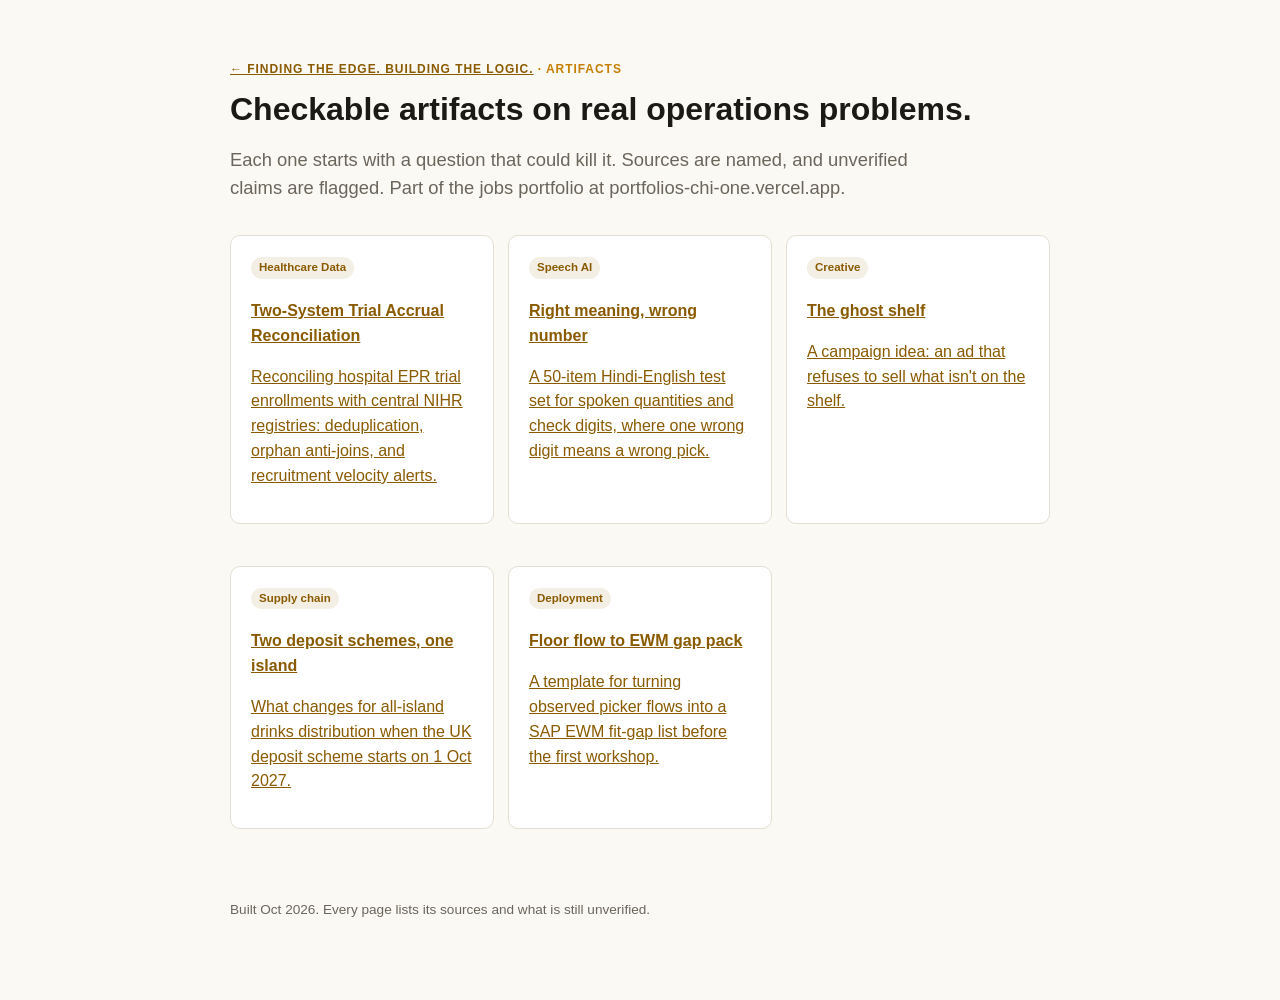
<file: proofs/index.html>
<!doctype html><html lang="en"><head><meta charset="utf-8"><meta name="viewport" content="width=device-width,initial-scale=1">
<title>Sai Charan: artifacts</title><link rel="stylesheet" href="style.css"></head><body><main>
<p class="kicker"><a href="../">← Finding the edge. Building the logic.</a> · artifacts</p>
<h1>Checkable artifacts on real operations problems.</h1>
<p class="lede">Each one starts with a question that could kill it. Sources are named, and unverified claims are flagged. Part of the jobs portfolio at portfolios-chi-one.vercel.app.</p>
<div class="grid">
<a class="card" href="trial-accrual-reconciliation/"><span class="tag">Healthcare Data</span><h3>Two-System Trial Accrual Reconciliation</h3><p>Reconciling hospital EPR trial enrollments with central NIHR registries: deduplication, orphan anti-joins, and recruitment velocity alerts.</p></a>
<a class="card" href="number-fidelity/"><span class="tag">Speech AI</span><h3>Right meaning, wrong number</h3><p>A 50-item Hindi-English test set for spoken quantities and check digits, where one wrong digit means a wrong pick.</p></a>
<a class="card" href="ghost-shelf/"><span class="tag">Creative</span><h3>The ghost shelf</h3><p>A campaign idea: an ad that refuses to sell what isn't on the shelf.</p></a>
<a class="card" href="two-schemes-one-island/"><span class="tag">Supply chain</span><h3>Two deposit schemes, one island</h3><p>What changes for all-island drinks distribution when the UK deposit scheme starts on 1 Oct 2027.</p></a>
<a class="card" href="ewm-gap-pack/"><span class="tag">Deployment</span><h3>Floor flow to EWM gap pack</h3><p>A template for turning observed picker flows into a SAP EWM fit-gap list before the first workshop.</p></a>
</div>
<footer>Built Oct 2026. Every page lists its sources and what is still unverified.</footer>
</main></body></html>
</file>
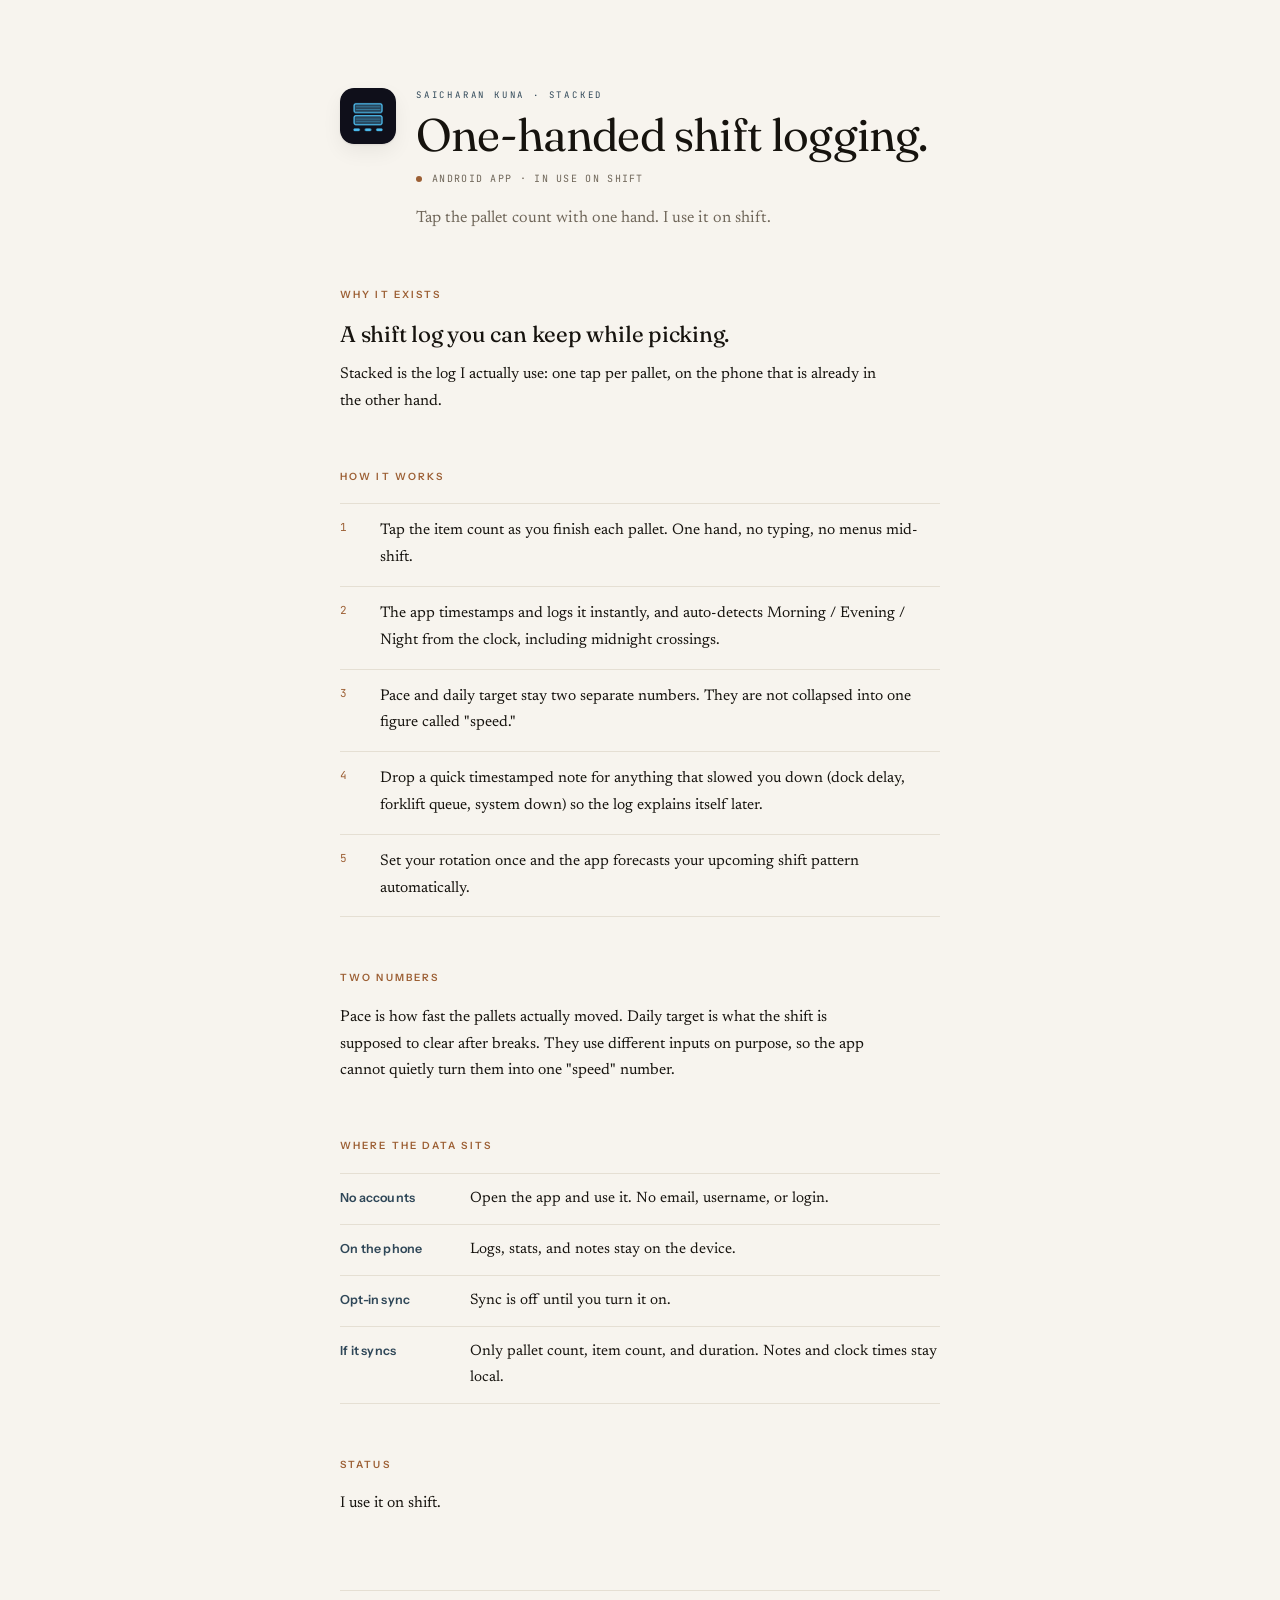
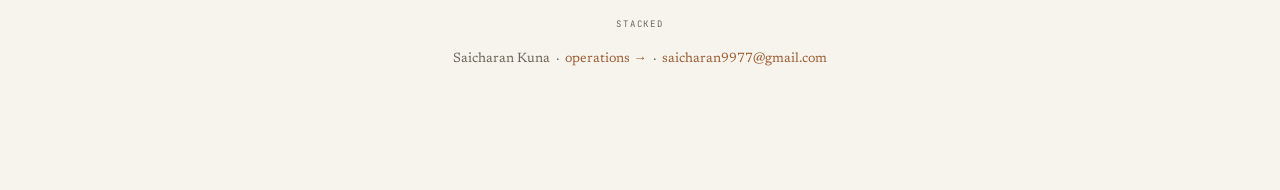
<file: stacked/index.html>
<!DOCTYPE html>
<html lang="en">
<head>
  <meta charset="UTF-8">
  <meta name="viewport" content="width=device-width, initial-scale=1.0">
  <title>Stacked: one-handed shift logging</title>
  <meta name="description" content="Stacked: an Android app for warehouse pickers to log shift output one-handed. In use on shift; not rolled out to a site.">
  <style>
    @import url('https://fonts.googleapis.com/css2?family=Instrument+Sans:wght@400;500;600&family=Fraunces:ital,opsz,wght@0,9..144,380;1,9..144,380&family=Newsreader:ital,wght@0,400;0,500;1,400&family=JetBrains+Mono:wght@400;500&display=swap');

    :root {
      --bg: #f7f4ee;
      --text: #16130e;
      --muted: #6f6659;
      --rule: #e5dfd3;
      --accent: #9c5f34;
      --ink: #2f4758;
      --tick: #c9c0b2;
    }

    * { box-sizing: border-box; }
    html { scrollbar-color: var(--accent) var(--rule); scrollbar-width: thin; }

    body {
      margin: 0;
      background: var(--bg);
      color: var(--text);
      font-family: 'Newsreader', Georgia, serif;
      line-height: 1.74;
      font-size: 16px;
      -webkit-font-smoothing: antialiased;
    }

    .page {
      max-width: 680px;
      margin: 0 auto;
      padding: 88px 40px 120px;
    }

    .masthead {
      margin-bottom: 54px;
      display: flex;
      align-items: flex-start;
      gap: 20px;
    }

    .mark {
      width: 56px;
      height: 56px;
      border-radius: 14px;
      flex-shrink: 0;
      box-shadow: 0 1px 2px rgba(22,19,14,0.08), 0 8px 20px rgba(22,19,14,0.06);
    }

    .reading-no {
      font-family: 'JetBrains Mono', monospace;
      font-size: 9px;
      letter-spacing: 2.8px;
      text-transform: uppercase;
      color: var(--ink);
      margin-bottom: 8px;
    }

    .masthead h1 {
      font-family: 'Fraunces', serif;
      font-size: clamp(2rem, 5.5vw, 2.85rem);
      font-weight: 380;
      letter-spacing: -0.018em;
      line-height: 1.02;
      margin: 0 0 12px;
    }

    .status-row {
      display: flex;
      align-items: center;
      gap: 10px;
      font-family: 'JetBrains Mono', monospace;
      font-size: 10px;
      letter-spacing: 1.3px;
      text-transform: uppercase;
      color: var(--muted);
      margin: 0 0 16px;
    }

    .dot {
      width: 6px;
      height: 6px;
      border-radius: 50%;
      background: var(--accent);
      flex-shrink: 0;
    }

    .lead {
      font-size: 1.02rem;
      color: var(--muted);
      max-width: 54ch;
      margin: 0;
    }

    .section-label {
      font-family: 'Instrument Sans', system-ui, sans-serif;
      font-size: 10px;
      font-weight: 600;
      letter-spacing: 2.1px;
      text-transform: uppercase;
      color: var(--accent);
      margin: 52px 0 18px;
    }

    h2.head {
      font-family: 'Fraunces', serif;
      font-size: 1.4rem;
      font-weight: 420;
      letter-spacing: -0.01em;
      margin: 0 0 14px;
      line-height: 1.22;
    }

    p {
      margin: 0 0 16px;
      font-size: 15.6px;
      line-height: 1.72;
      max-width: 60ch;
    }

    .pull {
      font-style: italic;
      color: var(--ink);
      font-size: 15.8px;
      padding-left: 15px;
      border-left: 2px solid var(--accent);
      max-width: 52ch;
      margin: 26px 0;
    }

    .how {
      margin: 0;
      padding: 0;
      list-style: none;
      counter-reset: how;
    }
    .how li {
      counter-increment: how;
      position: relative;
      padding: 14px 0 14px 40px;
      border-top: 1px solid var(--rule);
      font-size: 15.4px;
      color: var(--text);
    }
    .how li:last-child { border-bottom: 1px solid var(--rule); }
    .how li::before {
      content: counter(how);
      position: absolute;
      left: 0;
      top: 14px;
      font-family: 'JetBrains Mono', monospace;
      font-size: 11px;
      color: var(--accent);
    }

    .facts {
      display: grid;
      grid-template-columns: 1fr 1fr;
      gap: 1px;
      background: var(--rule);
      border: 1px solid var(--rule);
      margin: 4px 0 8px;
    }
    .fact {
      background: var(--bg);
      padding: 18px 20px;
    }
    .fact dt {
      font-family: 'Instrument Sans', system-ui, sans-serif;
      font-size: 10.5px;
      font-weight: 600;
      letter-spacing: 1.2px;
      text-transform: uppercase;
      color: var(--muted);
      margin: 0 0 6px;
    }
    .fact dd {
      margin: 0;
      font-family: 'JetBrains Mono', monospace;
      font-size: 13px;
      color: var(--text);
      line-height: 1.5;
    }
    @media (max-width: 560px) { .facts { grid-template-columns: 1fr; } }

    .privacy-list {
      margin: 0 0 8px;
      padding: 0;
      list-style: none;
    }
    .privacy-list li {
      padding: 12px 0;
      border-top: 1px solid var(--rule);
      font-size: 15px;
      color: var(--text);
      display: flex;
      gap: 12px;
    }
    .privacy-list li:last-child { border-bottom: 1px solid var(--rule); }
    .privacy-list li b {
      font-family: 'Instrument Sans', system-ui, sans-serif;
      font-weight: 600;
      color: var(--ink);
      flex-shrink: 0;
      min-width: 118px;
      font-size: 12.5px;
      letter-spacing: 0.2px;
      padding-top: 1px;
    }

    .footer-note {
      margin-top: 72px;
      padding-top: 26px;
      border-top: 1px solid var(--rule);
      font-family: 'JetBrains Mono', monospace;
      font-size: 9px;
      letter-spacing: 1.9px;
      text-transform: uppercase;
      color: var(--muted);
      text-align: center;
    }
    .footer-prose {
      text-transform: none;
      letter-spacing: 0;
      font-family: 'Newsreader', Georgia, serif;
      font-size: 13.5px;
      color: var(--muted);
      margin-top: 16px;
      line-height: 1.6;
    }
    .footer-prose a { color: var(--accent); text-decoration: none; }

    @media (max-width: 600px) {
      .page { padding: 64px 24px 100px; }
      .masthead { gap: 14px; }
      .mark { width: 46px; height: 46px; border-radius: 11px; }
    }
  </style>
</head>
<body>
  <div class="page">

    <div class="masthead">
      <img class="mark" src="./assets/icon.png" alt="Stacked app icon" width="56" height="56">
      <div>
        <div class="reading-no">Saicharan Kuna · Stacked</div>
        <h1>One-handed shift logging.</h1>
        <div class="status-row"><span class="dot"></span>Android app · in use on shift</div>
        <p class="lead">Tap the pallet count with one hand. I use it on shift.</p>
      </div>
    </div>

    <div class="section-label">Why it exists</div>
    <h2 class="head">A shift log you can keep while picking.</h2>
    <p>Stacked is the log I actually use: one tap per pallet, on the phone that is already in the other hand.</p>

    <div class="section-label">How it works</div>
    <ol class="how">
      <li>Tap the item count as you finish each pallet. One hand, no typing, no menus mid-shift.</li>
      <li>The app timestamps and logs it instantly, and auto-detects Morning / Evening / Night from the clock, including midnight crossings.</li>
      <li>Pace and daily target stay two separate numbers. They are not collapsed into one figure called "speed."</li>
      <li>Drop a quick timestamped note for anything that slowed you down (dock delay, forklift queue, system down) so the log explains itself later.</li>
      <li>Set your rotation once and the app forecasts your upcoming shift pattern automatically.</li>
    </ol>

    <div class="section-label">Two numbers</div>
    <p>Pace is how fast the pallets actually moved. Daily target is what the shift is supposed to clear after breaks. They use different inputs on purpose, so the app cannot quietly turn them into one "speed" number.</p>

    <div class="section-label">Where the data sits</div>
    <ul class="privacy-list">
      <li><b>No accounts</b> Open the app and use it. No email, username, or login.</li>
      <li><b>On the phone</b> Logs, stats, and notes stay on the device.</li>
      <li><b>Opt-in sync</b> Sync is off until you turn it on.</li>
      <li><b>If it syncs</b> Only pallet count, item count, and duration. Notes and clock times stay local.</li>
    </ul>

    <div class="section-label">Status</div>
    <p>I use it on shift.</p>

    <div class="footer-note">
      Stacked
      <div class="footer-prose">
        Saicharan Kuna &nbsp;·&nbsp; <a href="../ops/index.html">operations →</a> &nbsp;·&nbsp; <a href="mailto:saicharan9977@gmail.com">saicharan9977@gmail.com</a>
      </div>
    </div>

  </div>
</body>
</html>
</file>
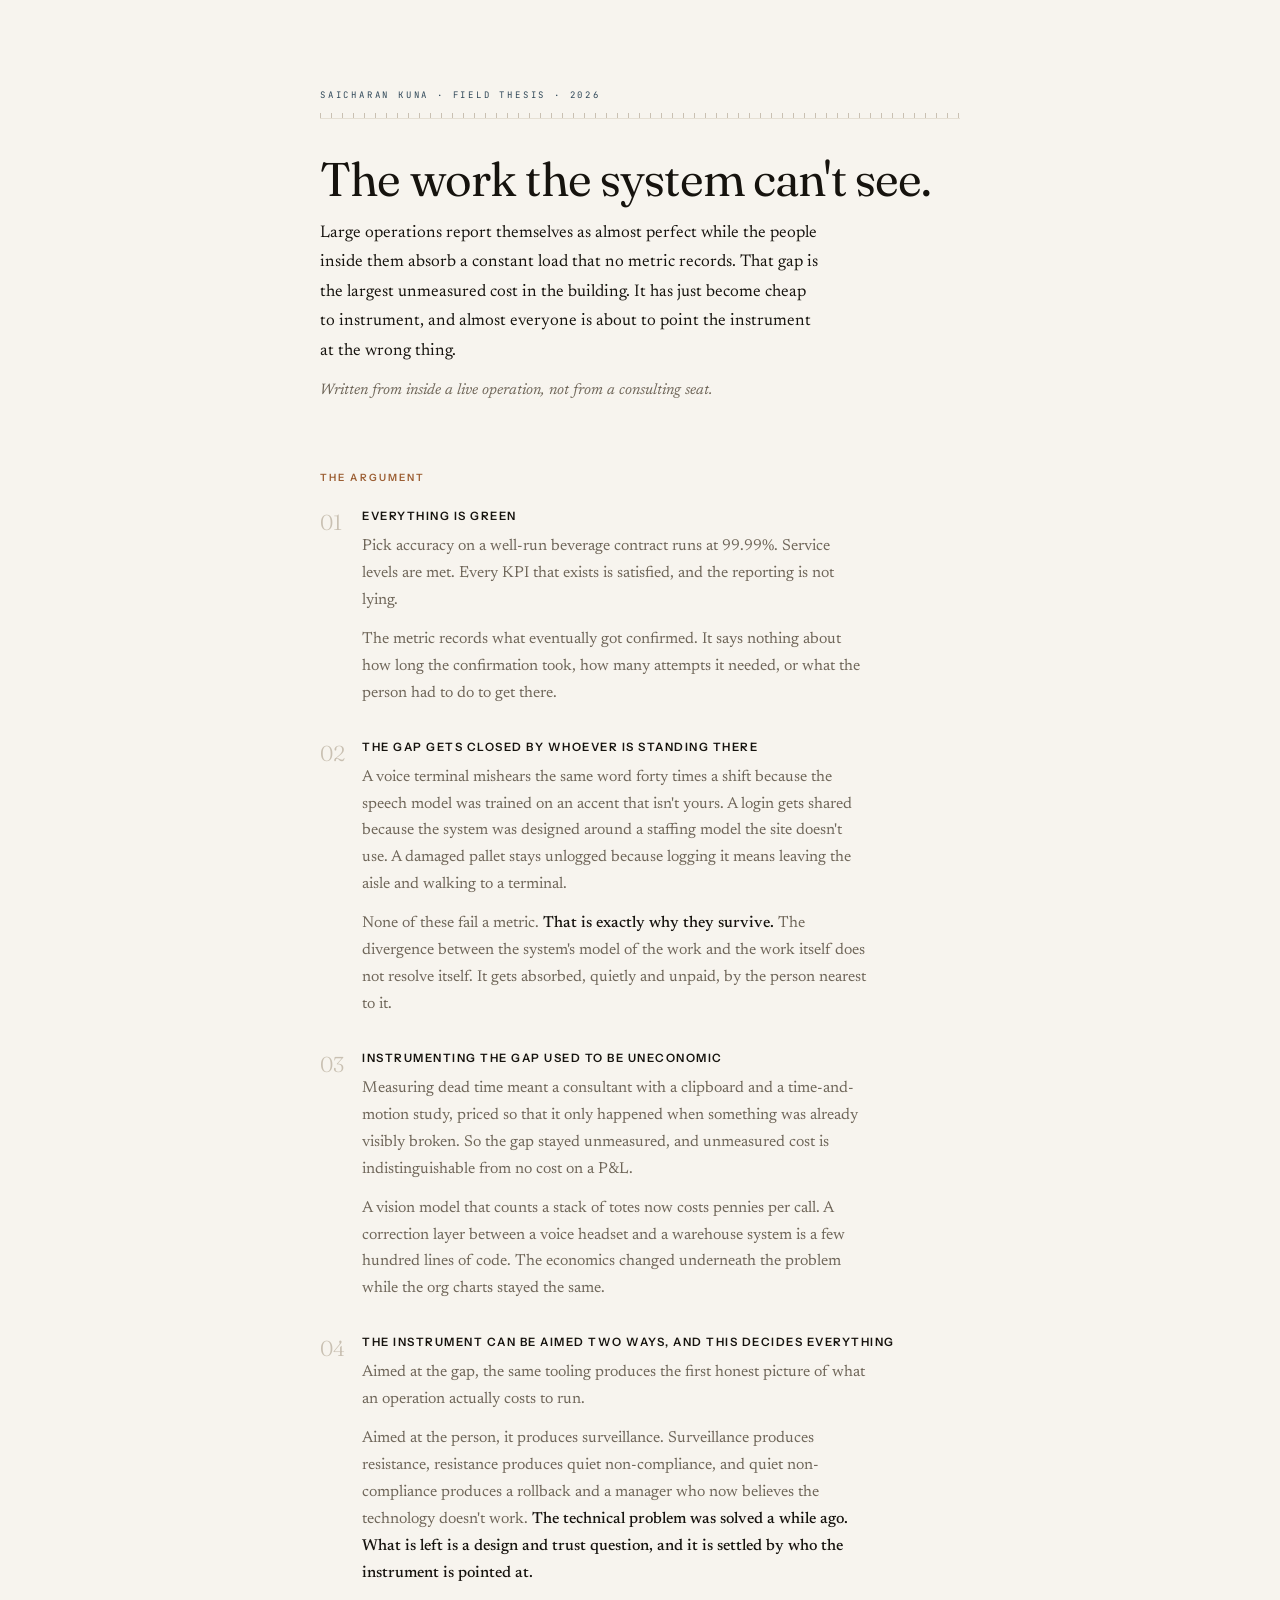
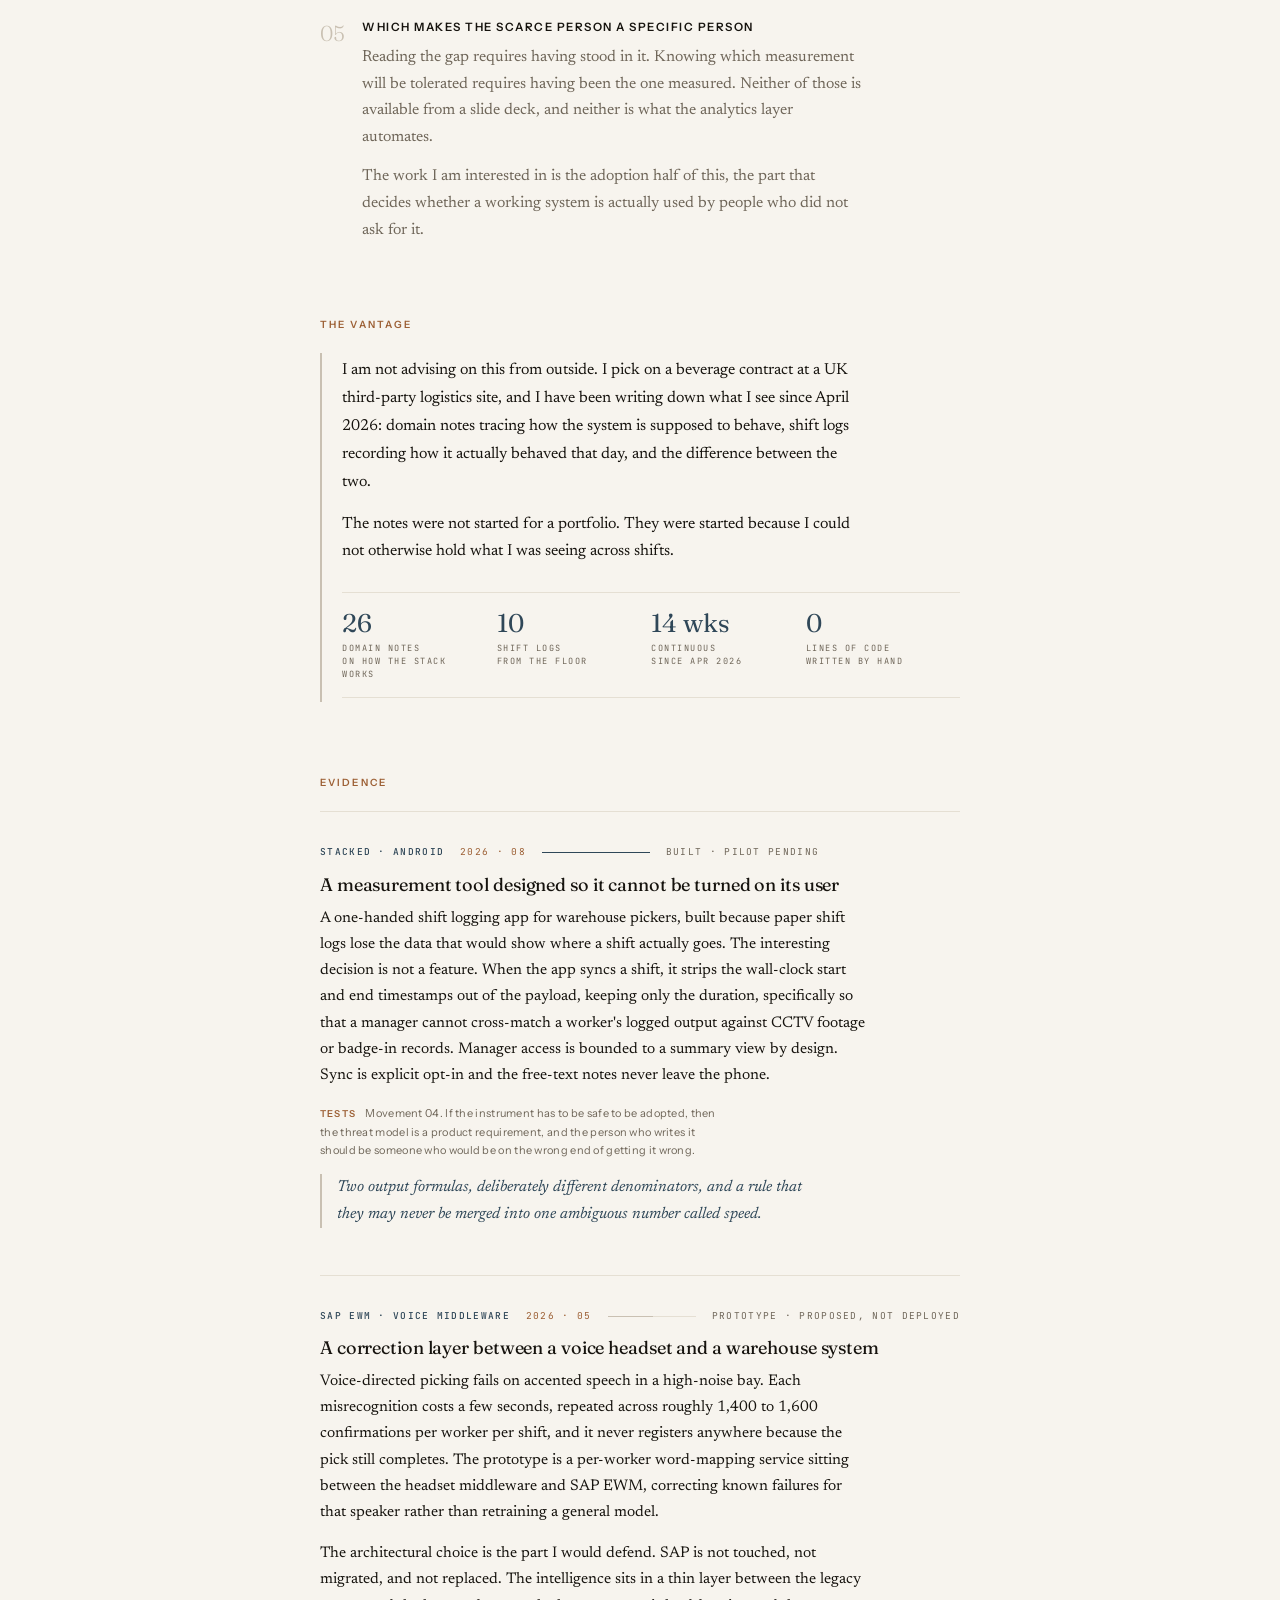
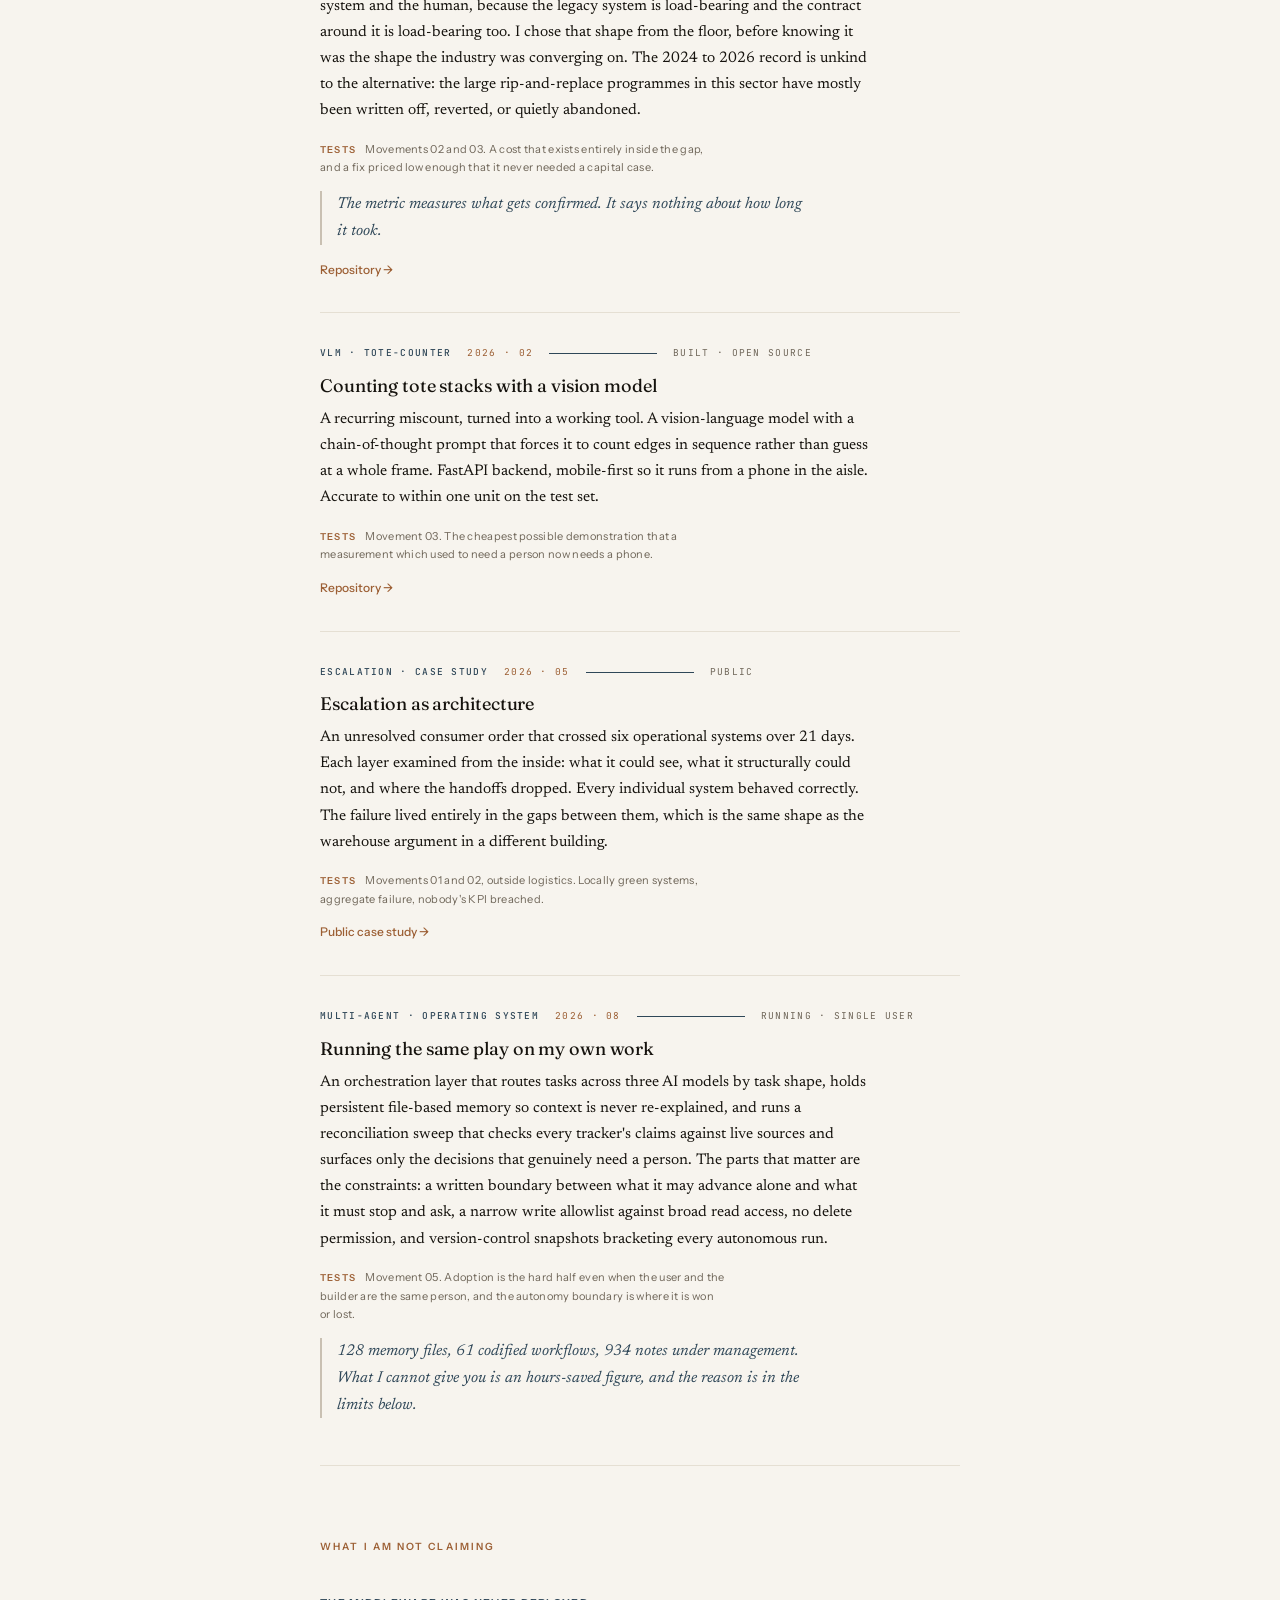
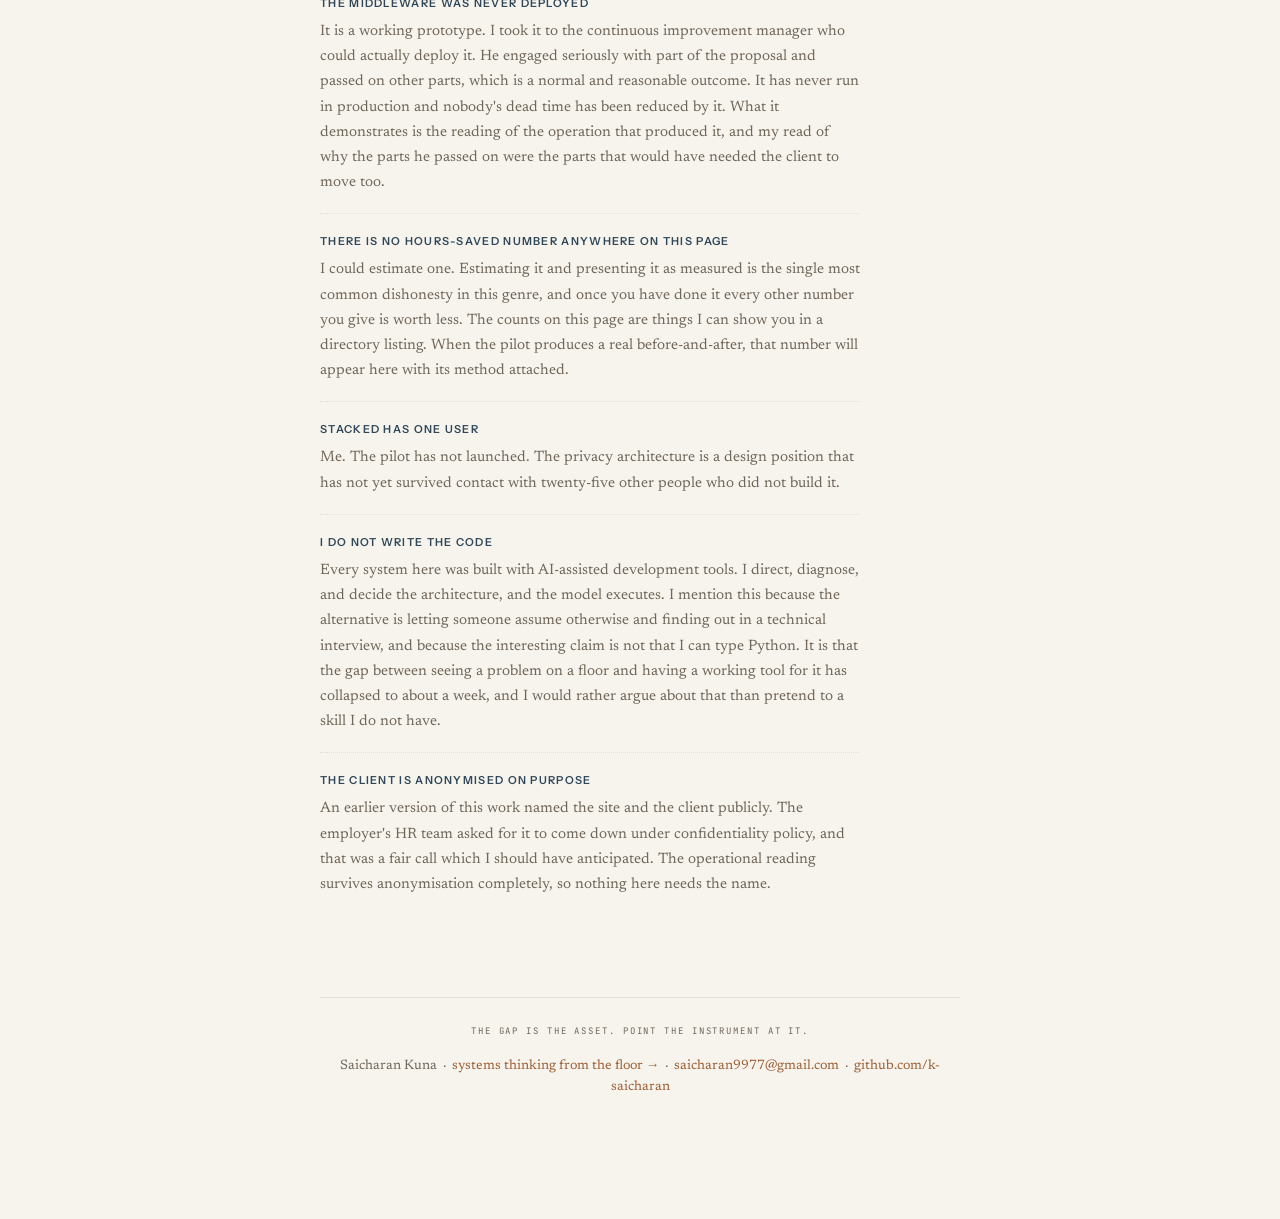
<file: unseen/index.html>
<!DOCTYPE html>
<html lang="en">
<head>
  <meta charset="UTF-8">
  <meta name="viewport" content="width=device-width, initial-scale=1.0">
  <title>The Work the System Can't See</title>
  <meta name="description" content="A field thesis on where operations loses time it never measures, and what AI can honestly do about it. Written from inside a live warehouse operation.">
  <style>
    @import url('https://fonts.googleapis.com/css2?family=Instrument+Sans:wght@400;500;600&family=Fraunces:ital,opsz,wght@0,9..144,380;1,9..144,380&family=Newsreader:ital,wght@0,400;0,500;1,400&family=JetBrains+Mono:wght@400;500&display=swap');

    :root {
      --bg: #f7f4ee;
      --text: #16130e;
      --muted: #6f6659;
      --rule: #e5dfd3;
      --accent: #9c5f34;
      --ink: #2f4758;
      --tick: #c9c0b2;
    }

    * { box-sizing: border-box; }

    html { scrollbar-color: var(--accent) var(--rule); scrollbar-width: thin; }

    body {
      margin: 0;
      background: var(--bg);
      color: var(--text);
      font-family: 'Newsreader', Georgia, serif;
      line-height: 1.74;
      font-size: 16px;
      -webkit-font-smoothing: antialiased;
    }

    .page {
      max-width: 720px;
      margin: 0 auto;
      padding: 88px 40px 120px;
    }

    /* Masthead */
    .masthead { margin-bottom: 64px; position: relative; }

    .reading-no {
      font-family: 'JetBrains Mono', monospace;
      font-size: 9px;
      letter-spacing: 2.8px;
      text-transform: uppercase;
      color: var(--ink);
      margin-bottom: 8px;
    }

    .calibration-strip {
      height: 1px;
      background: var(--rule);
      margin: 14px 0 36px;
      position: relative;
    }
    .calibration-strip::before {
      content: '';
      position: absolute;
      top: -5px; left: 0; right: 0; height: 5px;
      background-image: repeating-linear-gradient(to right, var(--tick) 0 1px, transparent 1px 11px);
    }

    .masthead h1 {
      font-family: 'Fraunces', serif;
      font-size: clamp(2.05rem, 5vw, 2.95rem);
      font-weight: 380;
      letter-spacing: -0.018em;
      line-height: 1.02;
      margin: 0 0 16px;
    }

    .masthead .lead {
      font-size: 1.06rem;
      color: var(--text);
      max-width: 56ch;
      margin: 0 0 12px;
    }

    .masthead .method {
      font-size: 0.95rem;
      color: var(--muted);
      max-width: 56ch;
      margin: 0;
      font-style: italic;
    }

    .section-label, .evidence-label {
      font-family: 'Instrument Sans', system-ui, sans-serif;
      font-size: 10px;
      font-weight: 600;
      letter-spacing: 2.1px;
      text-transform: uppercase;
      color: var(--accent);
      margin: 0 0 20px;
    }

    .section { margin-bottom: 72px; }

    /* Thesis movements */
    .thesis { padding-left: 42px; margin: 0; }
    .thesis-item {
      position: relative;
      padding-bottom: 30px;
    }
    .thesis-item:last-child { padding-bottom: 0; }
    .thesis-item::before {
      content: attr(data-n);
      position: absolute;
      left: -42px;
      top: -2px;
      font-family: 'Fraunces', serif;
      font-size: 1.35rem;
      font-weight: 300;
      color: var(--tick);
      letter-spacing: -0.02em;
    }
    .thesis-item h3 {
      font-family: 'Instrument Sans', system-ui, sans-serif;
      font-size: 11.5px;
      font-weight: 600;
      letter-spacing: 1.5px;
      text-transform: uppercase;
      color: var(--text);
      margin: 0 0 7px;
    }
    .thesis-item p {
      margin: 0 0 12px;
      color: var(--muted);
      font-size: 0.99rem;
      line-height: 1.7;
      max-width: 56ch;
    }
    .thesis-item p:last-child { margin-bottom: 0; }
    .thesis-item strong { color: var(--text); font-weight: 500; }

    /* Vantage block */
    .vantage {
      border-left: 2px solid var(--tick);
      padding: 4px 0 4px 20px;
      margin: 0;
    }
    .vantage p {
      margin: 0 0 14px;
      font-size: 1rem;
      max-width: 58ch;
      color: var(--text);
    }
    .vantage p:last-child { margin-bottom: 0; }

    .counts {
      display: flex;
      flex-wrap: wrap;
      gap: 0;
      margin: 26px 0 0;
      border-top: 1px solid var(--rule);
      border-bottom: 1px solid var(--rule);
    }
    .count {
      flex: 1 1 130px;
      padding: 16px 18px 16px 0;
    }
    .count .n {
      font-family: 'Fraunces', serif;
      font-size: 1.6rem;
      font-weight: 380;
      color: var(--ink);
      display: block;
      line-height: 1.1;
    }
    .count .l {
      font-family: 'JetBrains Mono', monospace;
      font-size: 8.6px;
      letter-spacing: 1.5px;
      text-transform: uppercase;
      color: var(--muted);
      display: block;
      margin-top: 5px;
      line-height: 1.5;
    }

    /* Evidence readings */
    .reading {
      padding: 32px 0;
      border-top: 1px solid var(--rule);
    }
    .reading:last-of-type { border-bottom: 1px solid var(--rule); }

    .reading .meta {
      display: flex;
      align-items: center;
      gap: 16px;
      font-family: 'JetBrains Mono', monospace;
      font-size: 9.5px;
      letter-spacing: 1.3px;
      color: var(--muted);
      margin-bottom: 13px;
    }
    .reading .code { color: var(--ink); font-weight: 500; }
    .reading .roman { color: var(--accent); }

    .gauge { flex: 1; max-width: 108px; height: 1px; background: var(--rule); position: relative; }
    .gauge::after {
      content: ''; position: absolute; left: 0; top: 0; height: 1px;
      background: var(--accent); width: 100%;
    }
    .gauge.built::after { background: var(--ink); }
    .gauge.proposed::after { width: 52%; background: var(--tick); }
    .gauge.running::after { width: 100%; background: var(--ink); }

    .reading h3 {
      font-family: 'Fraunces', serif;
      font-size: 1.13rem;
      font-weight: 420;
      letter-spacing: -0.006em;
      margin: 0 0 9px;
      line-height: 1.26;
    }
    .reading p {
      margin: 0 0 15px;
      color: var(--text);
      font-size: 15.4px;
      line-height: 1.7;
      max-width: 61ch;
    }
    .reading .tests {
      font-family: 'Instrument Sans', system-ui, sans-serif;
      font-size: 11px;
      letter-spacing: 0.3px;
      color: var(--muted);
      margin: 0 0 14px;
      max-width: 58ch;
    }
    .reading .tests b {
      color: var(--accent);
      font-weight: 600;
      letter-spacing: 1.2px;
      text-transform: uppercase;
      font-size: 9.5px;
      margin-right: 7px;
    }
    .reading .pull {
      font-style: italic;
      color: var(--ink);
      font-size: 15.8px;
      padding-left: 15px;
      border-left: 2px solid var(--tick);
      max-width: 54ch;
    }
    .reading .link { display: flex; gap: 24px; flex-wrap: wrap; }
    .reading .link a {
      font-family: 'Instrument Sans', system-ui, sans-serif;
      font-size: 12px;
      font-weight: 500;
      color: var(--accent);
      text-decoration: none;
      background: linear-gradient(currentColor, currentColor) 0 100% / 0 1px no-repeat;
      transition: background-size 380ms cubic-bezier(0.22,1,0.36,1);
      display: inline-flex;
      align-items: center;
      gap: 2px;
    }
    .reading .link a:hover { background-size: 100% 1px; color: var(--text); }

    /* Limits */
    .limits { margin: 0; }
    .limit {
      padding: 18px 0;
      border-bottom: 1px dotted var(--rule);
      max-width: 60ch;
    }
    .limit:last-child { border-bottom: none; }
    .limit h4 {
      font-family: 'Instrument Sans', system-ui, sans-serif;
      font-size: 11px;
      font-weight: 600;
      letter-spacing: 1.3px;
      text-transform: uppercase;
      color: var(--ink);
      margin: 0 0 6px;
    }
    .limit p { margin: 0; font-size: 15px; color: var(--muted); line-height: 1.68; }

    .footer-note {
      margin-top: 82px;
      padding-top: 26px;
      border-top: 1px solid var(--rule);
      font-family: 'JetBrains Mono', monospace;
      font-size: 9px;
      letter-spacing: 1.9px;
      text-transform: uppercase;
      color: var(--muted);
      text-align: center;
    }

    @media (max-width: 780px) {
      .page { padding: 64px 24px 100px; max-width: 100%; }
      .thesis { padding-left: 28px; }
      .thesis-item::before { left: -28px; font-size: 1.1rem; }
      .reading .meta { flex-wrap: wrap; gap: 8px 14px; }
      .gauge { max-width: 82px; }
      .count { flex: 1 1 100px; }
    }
  </style>
</head>
<body>
  <div class="page">

    <div class="masthead">
      <div class="reading-no">Saicharan Kuna · Field Thesis · 2026</div>
      <div class="calibration-strip" aria-hidden="true"></div>
      <h1>The work the system can't see.</h1>
      <p class="lead">Large operations report themselves as almost perfect while the people inside them absorb a constant load that no metric records. That gap is the largest unmeasured cost in the building. It has just become cheap to instrument, and almost everyone is about to point the instrument at the wrong thing.</p>
      <p class="method">Written from inside a live operation, not from a consulting seat.</p>
    </div>

    <div class="section">
      <div class="section-label">The Argument</div>
      <div class="thesis">

        <div class="thesis-item" data-n="01">
          <h3>Everything is green</h3>
          <p>Pick accuracy on a well-run beverage contract runs at 99.99%. Service levels are met. Every KPI that exists is satisfied, and the reporting is not lying.</p>
          <p>The metric records what eventually got confirmed. It says nothing about how long the confirmation took, how many attempts it needed, or what the person had to do to get there.</p>
        </div>

        <div class="thesis-item" data-n="02">
          <h3>The gap gets closed by whoever is standing there</h3>
          <p>A voice terminal mishears the same word forty times a shift because the speech model was trained on an accent that isn't yours. A login gets shared because the system was designed around a staffing model the site doesn't use. A damaged pallet stays unlogged because logging it means leaving the aisle and walking to a terminal.</p>
          <p>None of these fail a metric. <strong>That is exactly why they survive.</strong> The divergence between the system's model of the work and the work itself does not resolve itself. It gets absorbed, quietly and unpaid, by the person nearest to it.</p>
        </div>

        <div class="thesis-item" data-n="03">
          <h3>Instrumenting the gap used to be uneconomic</h3>
          <p>Measuring dead time meant a consultant with a clipboard and a time-and-motion study, priced so that it only happened when something was already visibly broken. So the gap stayed unmeasured, and unmeasured cost is indistinguishable from no cost on a P&amp;L.</p>
          <p>A vision model that counts a stack of totes now costs pennies per call. A correction layer between a voice headset and a warehouse system is a few hundred lines of code. The economics changed underneath the problem while the org charts stayed the same.</p>
        </div>

        <div class="thesis-item" data-n="04">
          <h3>The instrument can be aimed two ways, and this decides everything</h3>
          <p>Aimed at the gap, the same tooling produces the first honest picture of what an operation actually costs to run.</p>
          <p>Aimed at the person, it produces surveillance. Surveillance produces resistance, resistance produces quiet non-compliance, and quiet non-compliance produces a rollback and a manager who now believes the technology doesn't work. <strong>The technical problem was solved a while ago. What is left is a design and trust question, and it is settled by who the instrument is pointed at.</strong></p>
        </div>

        <div class="thesis-item" data-n="05">
          <h3>Which makes the scarce person a specific person</h3>
          <p>Reading the gap requires having stood in it. Knowing which measurement will be tolerated requires having been the one measured. Neither of those is available from a slide deck, and neither is what the analytics layer automates.</p>
          <p>The work I am interested in is the adoption half of this, the part that decides whether a working system is actually used by people who did not ask for it.</p>
        </div>

      </div>
    </div>

    <div class="section">
      <div class="section-label">The Vantage</div>
      <div class="vantage">
        <p>I am not advising on this from outside. I pick on a beverage contract at a UK third-party logistics site, and I have been writing down what I see since April 2026: domain notes tracing how the system is supposed to behave, shift logs recording how it actually behaved that day, and the difference between the two.</p>
        <p>The notes were not started for a portfolio. They were started because I could not otherwise hold what I was seeing across shifts.</p>
        <div class="counts">
          <div class="count"><span class="n">26</span><span class="l">Domain notes<br>on how the stack works</span></div>
          <div class="count"><span class="n">10</span><span class="l">Shift logs<br>from the floor</span></div>
          <div class="count"><span class="n">14 wks</span><span class="l">Continuous<br>since Apr 2026</span></div>
          <div class="count"><span class="n">0</span><span class="l">Lines of code<br>written by hand</span></div>
        </div>
      </div>
    </div>

    <div class="section">
      <div class="evidence-label">Evidence</div>

      <article class="reading">
        <div class="meta">
          <span class="code">STACKED · ANDROID</span>
          <span class="roman">2026 · 08</span>
          <div class="gauge built"></div>
          <span>BUILT · PILOT PENDING</span>
        </div>
        <h3>A measurement tool designed so it cannot be turned on its user</h3>
        <p>A one-handed shift logging app for warehouse pickers, built because paper shift logs lose the data that would show where a shift actually goes. The interesting decision is not a feature. When the app syncs a shift, it strips the wall-clock start and end timestamps out of the payload, keeping only the duration, specifically so that a manager cannot cross-match a worker's logged output against CCTV footage or badge-in records. Manager access is bounded to a summary view by design. Sync is explicit opt-in and the free-text notes never leave the phone.</p>
        <p class="tests"><b>Tests</b> Movement 04. If the instrument has to be safe to be adopted, then the threat model is a product requirement, and the person who writes it should be someone who would be on the wrong end of getting it wrong.</p>
        <p class="pull">Two output formulas, deliberately different denominators, and a rule that they may never be merged into one ambiguous number called speed.</p>
      </article>

      <article class="reading">
        <div class="meta">
          <span class="code">SAP EWM · VOICE MIDDLEWARE</span>
          <span class="roman">2026 · 05</span>
          <div class="gauge proposed"></div>
          <span>PROTOTYPE · PROPOSED, NOT DEPLOYED</span>
        </div>
        <h3>A correction layer between a voice headset and a warehouse system</h3>
        <p>Voice-directed picking fails on accented speech in a high-noise bay. Each misrecognition costs a few seconds, repeated across roughly 1,400 to 1,600 confirmations per worker per shift, and it never registers anywhere because the pick still completes. The prototype is a per-worker word-mapping service sitting between the headset middleware and SAP EWM, correcting known failures for that speaker rather than retraining a general model.</p>
        <p>The architectural choice is the part I would defend. SAP is not touched, not migrated, and not replaced. The intelligence sits in a thin layer between the legacy system and the human, because the legacy system is load-bearing and the contract around it is load-bearing too. I chose that shape from the floor, before knowing it was the shape the industry was converging on. The 2024 to 2026 record is unkind to the alternative: the large rip-and-replace programmes in this sector have mostly been written off, reverted, or quietly abandoned.</p>
        <p class="tests"><b>Tests</b> Movements 02 and 03. A cost that exists entirely inside the gap, and a fix priced low enough that it never needed a capital case.</p>
        <p class="pull">The metric measures what gets confirmed. It says nothing about how long it took.</p>
        <div class="link">
          <a href="https://github.com/k-saicharan/sap-voice-middleware" target="_blank" rel="noopener">Repository →</a>
        </div>
      </article>

      <article class="reading">
        <div class="meta">
          <span class="code">VLM · TOTE-COUNTER</span>
          <span class="roman">2026 · 02</span>
          <div class="gauge built"></div>
          <span>BUILT · OPEN SOURCE</span>
        </div>
        <h3>Counting tote stacks with a vision model</h3>
        <p>A recurring miscount, turned into a working tool. A vision-language model with a chain-of-thought prompt that forces it to count edges in sequence rather than guess at a whole frame. FastAPI backend, mobile-first so it runs from a phone in the aisle. Accurate to within one unit on the test set.</p>
        <p class="tests"><b>Tests</b> Movement 03. The cheapest possible demonstration that a measurement which used to need a person now needs a phone.</p>
        <div class="link">
          <a href="https://github.com/k-saicharan/tote-counter" target="_blank" rel="noopener">Repository →</a>
        </div>
      </article>

      <article class="reading">
        <div class="meta">
          <span class="code">ESCALATION · CASE STUDY</span>
          <span class="roman">2026 · 05</span>
          <div class="gauge built"></div>
          <span>PUBLIC</span>
        </div>
        <h3>Escalation as architecture</h3>
        <p>An unresolved consumer order that crossed six operational systems over 21 days. Each layer examined from the inside: what it could see, what it structurally could not, and where the handoffs dropped. Every individual system behaved correctly. The failure lived entirely in the gaps between them, which is the same shape as the warehouse argument in a different building.</p>
        <p class="tests"><b>Tests</b> Movements 01 and 02, outside logistics. Locally green systems, aggregate failure, nobody's KPI breached.</p>
        <div class="link">
          <a href="https://k-saicharan.github.io/google-order-case-study" target="_blank" rel="noopener">Public case study →</a>
        </div>
      </article>

      <article class="reading">
        <div class="meta">
          <span class="code">MULTI-AGENT · OPERATING SYSTEM</span>
          <span class="roman">2026 · 08</span>
          <div class="gauge running"></div>
          <span>RUNNING · SINGLE USER</span>
        </div>
        <h3>Running the same play on my own work</h3>
        <p>An orchestration layer that routes tasks across three AI models by task shape, holds persistent file-based memory so context is never re-explained, and runs a reconciliation sweep that checks every tracker's claims against live sources and surfaces only the decisions that genuinely need a person. The parts that matter are the constraints: a written boundary between what it may advance alone and what it must stop and ask, a narrow write allowlist against broad read access, no delete permission, and version-control snapshots bracketing every autonomous run.</p>
        <p class="tests"><b>Tests</b> Movement 05. Adoption is the hard half even when the user and the builder are the same person, and the autonomy boundary is where it is won or lost.</p>
        <p class="pull">128 memory files, 61 codified workflows, 934 notes under management. What I cannot give you is an hours-saved figure, and the reason is in the limits below.</p>
      </article>

    </div>

    <div class="section">
      <div class="evidence-label">What I Am Not Claiming</div>
      <div class="limits">

        <div class="limit">
          <h4>The middleware was never deployed</h4>
          <p>It is a working prototype. I took it to the continuous improvement manager who could actually deploy it. He engaged seriously with part of the proposal and passed on other parts, which is a normal and reasonable outcome. It has never run in production and nobody's dead time has been reduced by it. What it demonstrates is the reading of the operation that produced it, and my read of why the parts he passed on were the parts that would have needed the client to move too.</p>
        </div>

        <div class="limit">
          <h4>There is no hours-saved number anywhere on this page</h4>
          <p>I could estimate one. Estimating it and presenting it as measured is the single most common dishonesty in this genre, and once you have done it every other number you give is worth less. The counts on this page are things I can show you in a directory listing. When the pilot produces a real before-and-after, that number will appear here with its method attached.</p>
        </div>

        <div class="limit">
          <h4>Stacked has one user</h4>
          <p>Me. The pilot has not launched. The privacy architecture is a design position that has not yet survived contact with twenty-five other people who did not build it.</p>
        </div>

        <div class="limit">
          <h4>I do not write the code</h4>
          <p>Every system here was built with AI-assisted development tools. I direct, diagnose, and decide the architecture, and the model executes. I mention this because the alternative is letting someone assume otherwise and finding out in a technical interview, and because the interesting claim is not that I can type Python. It is that the gap between seeing a problem on a floor and having a working tool for it has collapsed to about a week, and I would rather argue about that than pretend to a skill I do not have.</p>
        </div>

        <div class="limit">
          <h4>The client is anonymised on purpose</h4>
          <p>An earlier version of this work named the site and the client publicly. The employer's HR team asked for it to come down under confidentiality policy, and that was a fair call which I should have anticipated. The operational reading survives anonymisation completely, so nothing here needs the name.</p>
        </div>

      </div>
    </div>

    <div class="footer-note">
      The gap is the asset. Point the instrument at it.
      <div style="text-transform:none;letter-spacing:0;font-family:'Newsreader',Georgia,serif;font-size:13.5px;color:var(--muted);margin-top:16px;line-height:1.6;">
        Saicharan Kuna &nbsp;·&nbsp; <a href="../ops/" style="color:var(--accent);text-decoration:none;">systems thinking from the floor →</a> &nbsp;·&nbsp; <a href="mailto:saicharan9977@gmail.com" style="color:var(--accent);text-decoration:none;">saicharan9977@gmail.com</a> &nbsp;·&nbsp; <a href="https://github.com/k-saicharan" style="color:var(--accent);text-decoration:none;">github.com/k-saicharan</a>
      </div>
    </div>

  </div>
</body>
</html>
</file>
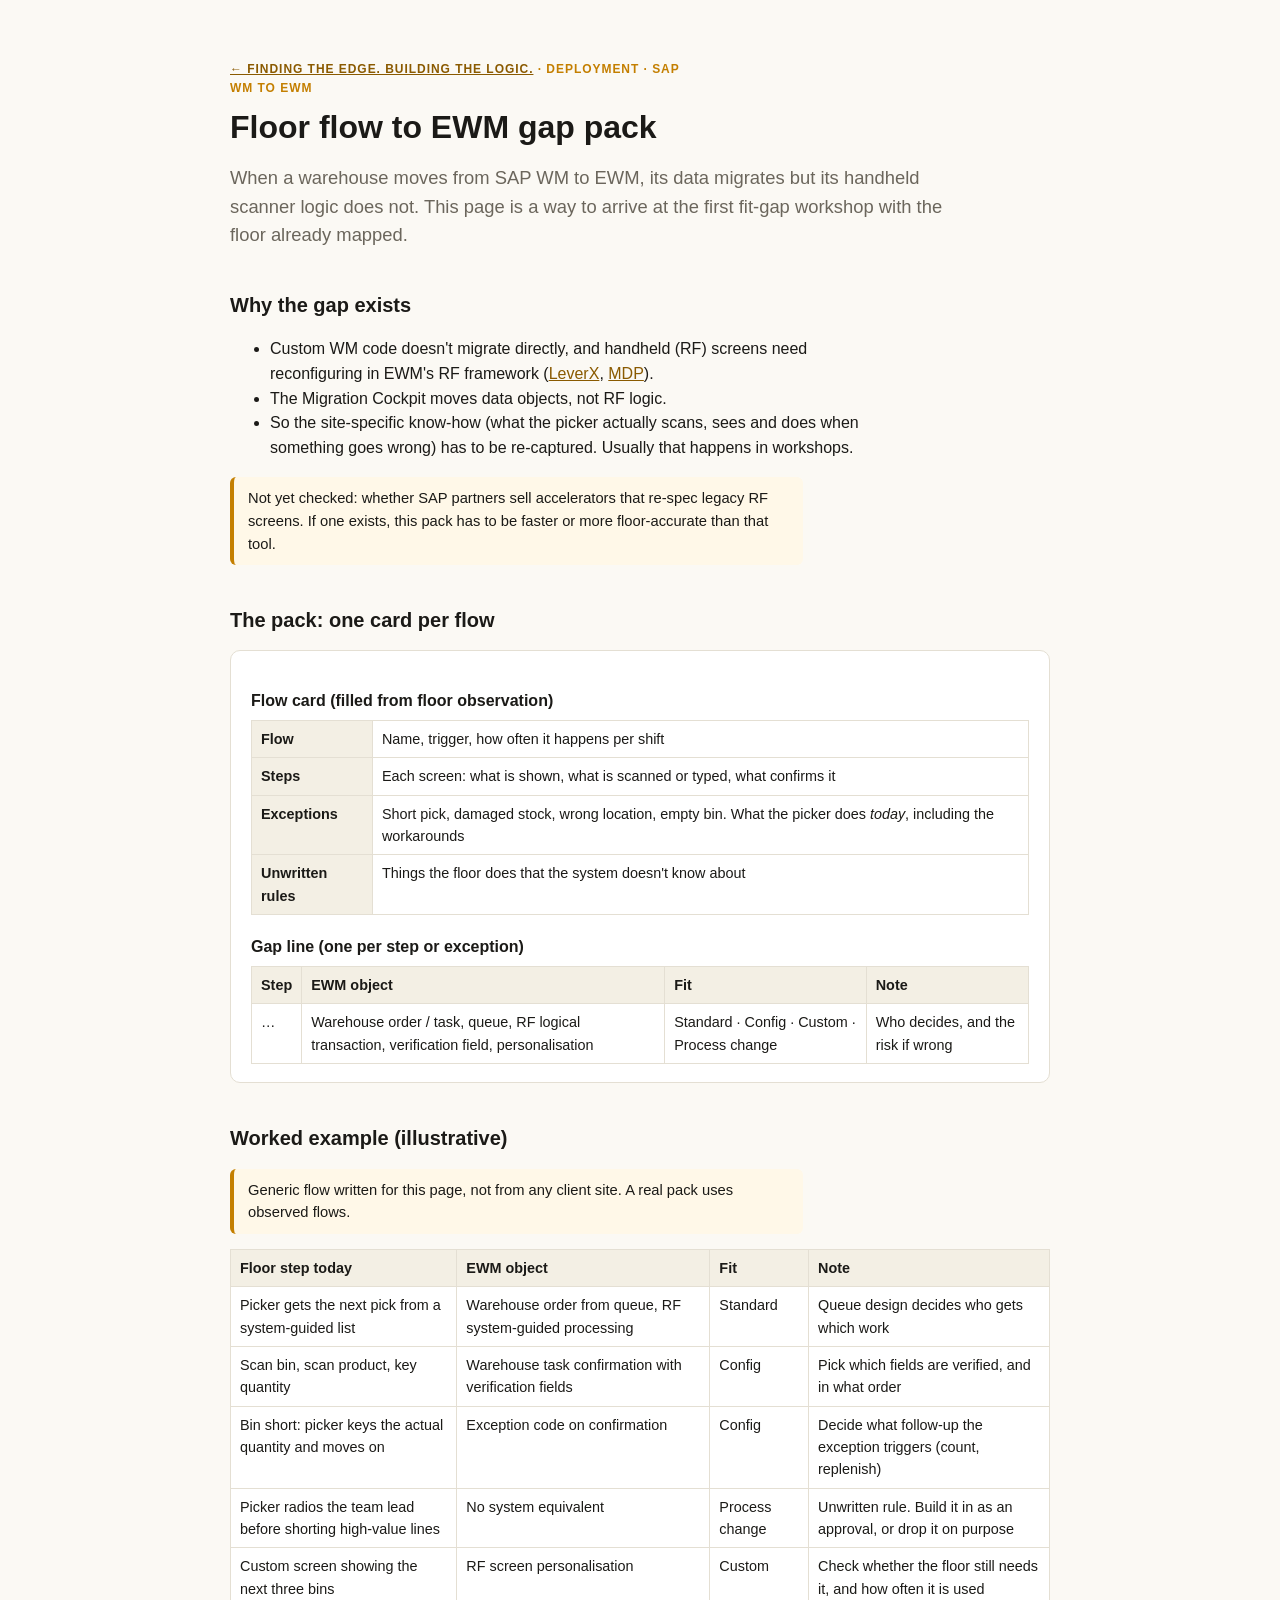
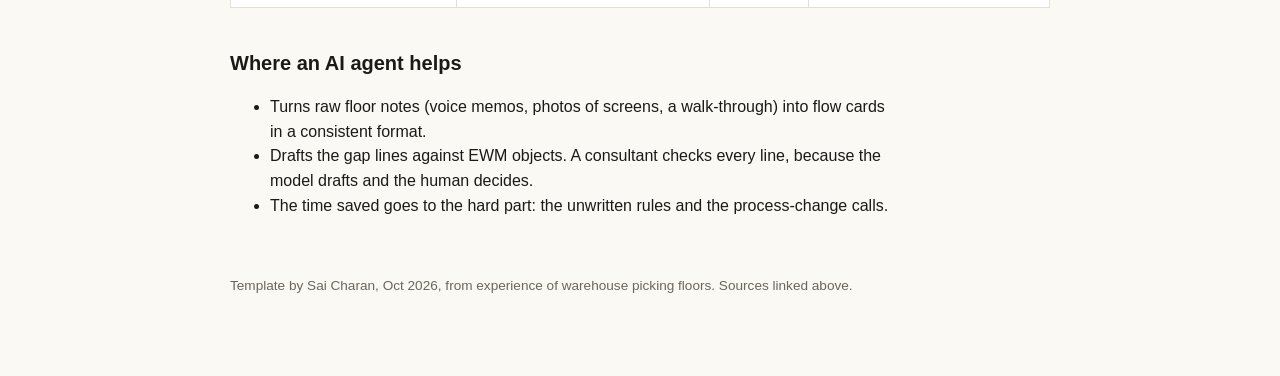
<file: proofs/ewm-gap-pack/index.html>
<!doctype html><html lang="en"><head><meta charset="utf-8"><meta name="viewport" content="width=device-width,initial-scale=1">
<title>Floor flow to EWM gap pack</title><link rel="stylesheet" href="../style.css"></head><body><main>
<p class="kicker"><a href="../../">← Finding the edge. Building the logic.</a> · Deployment · SAP WM to EWM</p>
<h1>Floor flow to EWM gap pack</h1>
<p class="lede">When a warehouse moves from SAP WM to EWM, its data migrates but its handheld scanner logic does not. This page is a way to arrive at the first fit-gap workshop with the floor already mapped.</p>

<h2>Why the gap exists</h2>
<ul>
<li>Custom WM code doesn't migrate directly, and handheld (RF) screens need reconfiguring in EWM's RF framework (<a href="https://leverx.com/en-gb/blog/sap-wm-to-ewm-migration-uk">LeverX</a>, <a href="https://mdpgroup.com/en/blog/migrating-from-sap-wm-to-embedded-ewm-step-by-step-migration-guide/">MDP</a>).</li>
<li>The Migration Cockpit moves data objects, not RF logic.</li>
<li>So the site-specific know-how (what the picker actually scans, sees and does when something goes wrong) has to be re-captured. Usually that happens in workshops.</li>
</ul>
<p class="flag">Not yet checked: whether SAP partners sell accelerators that re-spec legacy RF screens. If one exists, this pack has to be faster or more floor-accurate than that tool.</p>

<h2>The pack: one card per flow</h2>
<div class="card">
<h3>Flow card (filled from floor observation)</h3>
<table><tbody>
<tr><th>Flow</th><td>Name, trigger, how often it happens per shift</td></tr>
<tr><th>Steps</th><td>Each screen: what is shown, what is scanned or typed, what confirms it</td></tr>
<tr><th>Exceptions</th><td>Short pick, damaged stock, wrong location, empty bin. What the picker does <i>today</i>, including the workarounds</td></tr>
<tr><th>Unwritten rules</th><td>Things the floor does that the system doesn't know about</td></tr>
</tbody></table>
<h3>Gap line (one per step or exception)</h3>
<table><thead><tr><th>Step</th><th>EWM object</th><th>Fit</th><th>Note</th></tr></thead><tbody>
<tr><td>…</td><td>Warehouse order / task, queue, RF logical transaction, verification field, personalisation</td><td>Standard · Config · Custom · Process change</td><td>Who decides, and the risk if wrong</td></tr>
</tbody></table>
</div>

<h2>Worked example (illustrative)</h2>
<p class="flag">Generic flow written for this page, not from any client site. A real pack uses observed flows.</p>
<table><thead><tr><th>Floor step today</th><th>EWM object</th><th>Fit</th><th>Note</th></tr></thead><tbody>
<tr><td>Picker gets the next pick from a system-guided list</td><td>Warehouse order from queue, RF system-guided processing</td><td>Standard</td><td>Queue design decides who gets which work</td></tr>
<tr><td>Scan bin, scan product, key quantity</td><td>Warehouse task confirmation with verification fields</td><td>Config</td><td>Pick which fields are verified, and in what order</td></tr>
<tr><td>Bin short: picker keys the actual quantity and moves on</td><td>Exception code on confirmation</td><td>Config</td><td>Decide what follow-up the exception triggers (count, replenish)</td></tr>
<tr><td>Picker radios the team lead before shorting high-value lines</td><td>No system equivalent</td><td>Process change</td><td>Unwritten rule. Build it in as an approval, or drop it on purpose</td></tr>
<tr><td>Custom screen showing the next three bins</td><td>RF screen personalisation</td><td>Custom</td><td>Check whether the floor still needs it, and how often it is used</td></tr>
</tbody></table>

<h2>Where an AI agent helps</h2>
<ul>
<li>Turns raw floor notes (voice memos, photos of screens, a walk-through) into flow cards in a consistent format.</li>
<li>Drafts the gap lines against EWM objects. A consultant checks every line, because the model drafts and the human decides.</li>
<li>The time saved goes to the hard part: the unwritten rules and the process-change calls.</li>
</ul>
<footer>Template by Sai Charan, Oct 2026, from experience of warehouse picking floors. Sources linked above.</footer>
</main></body></html>
</file>
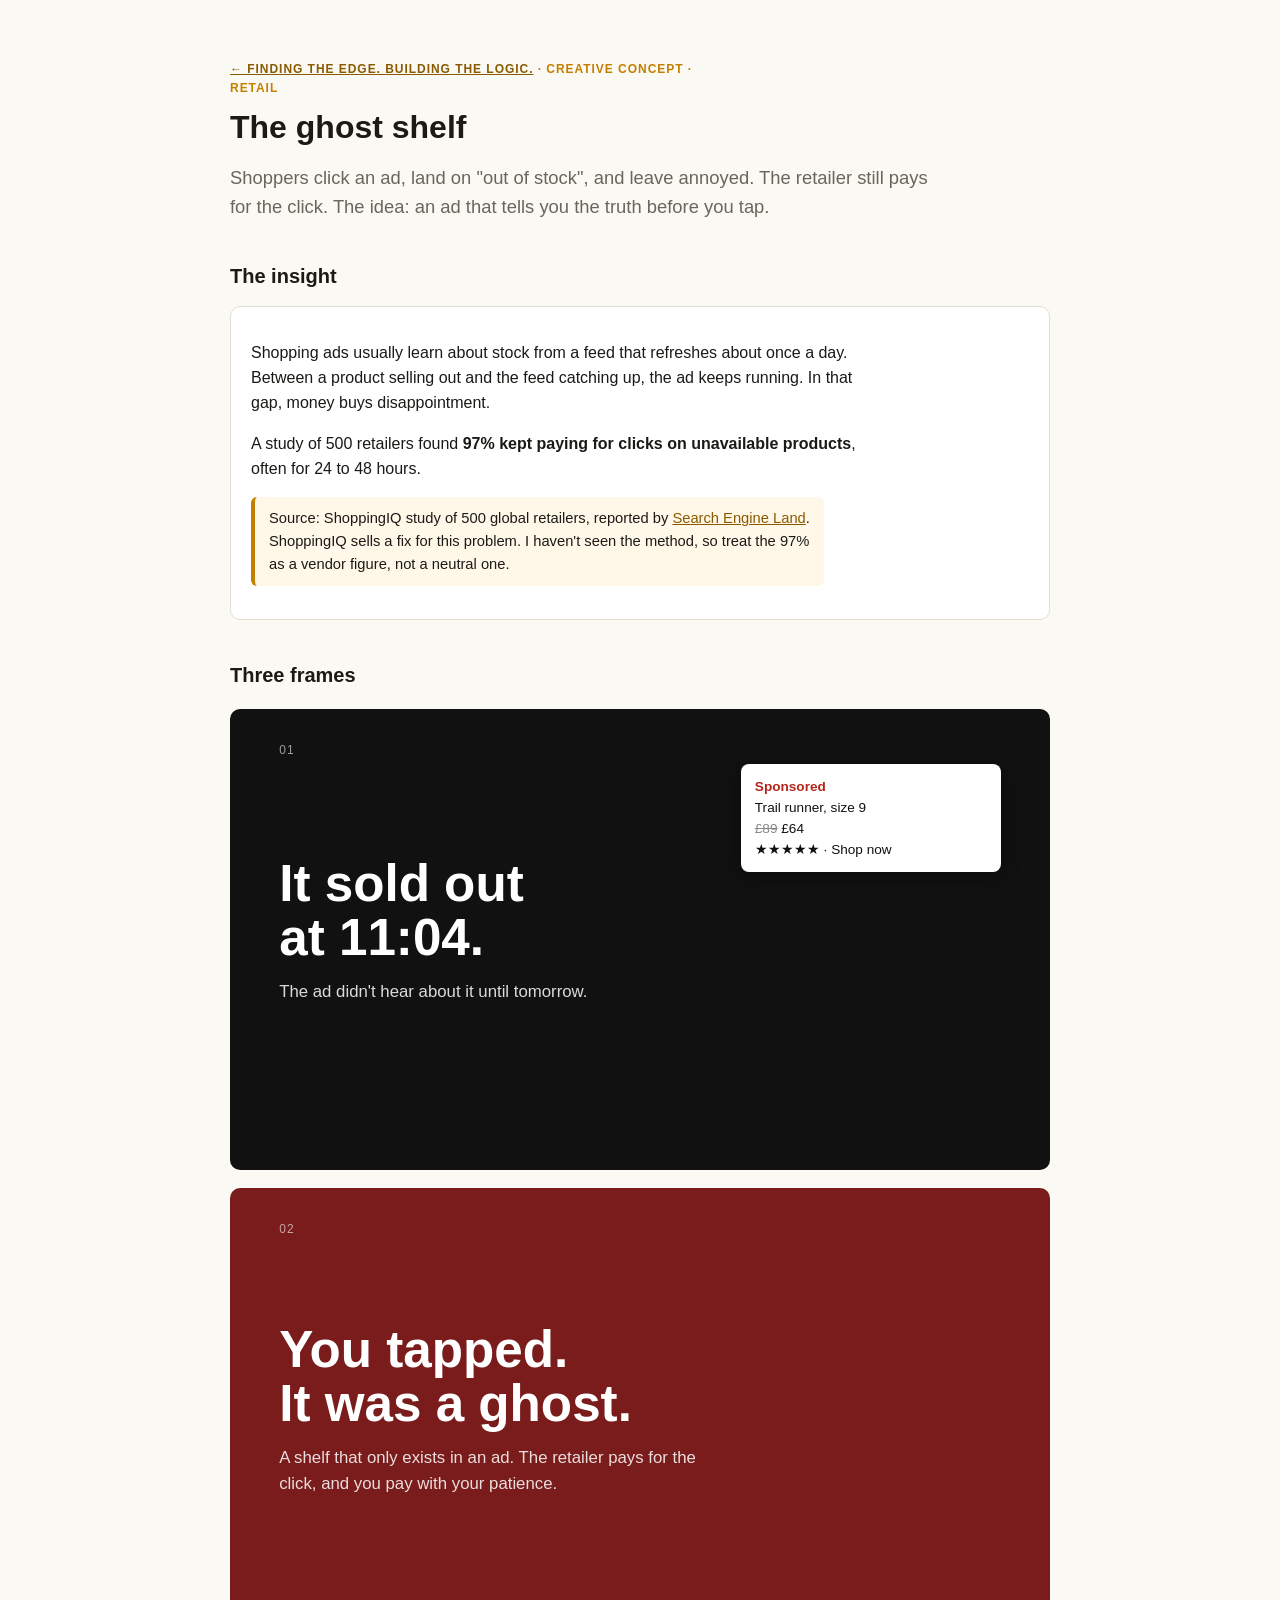
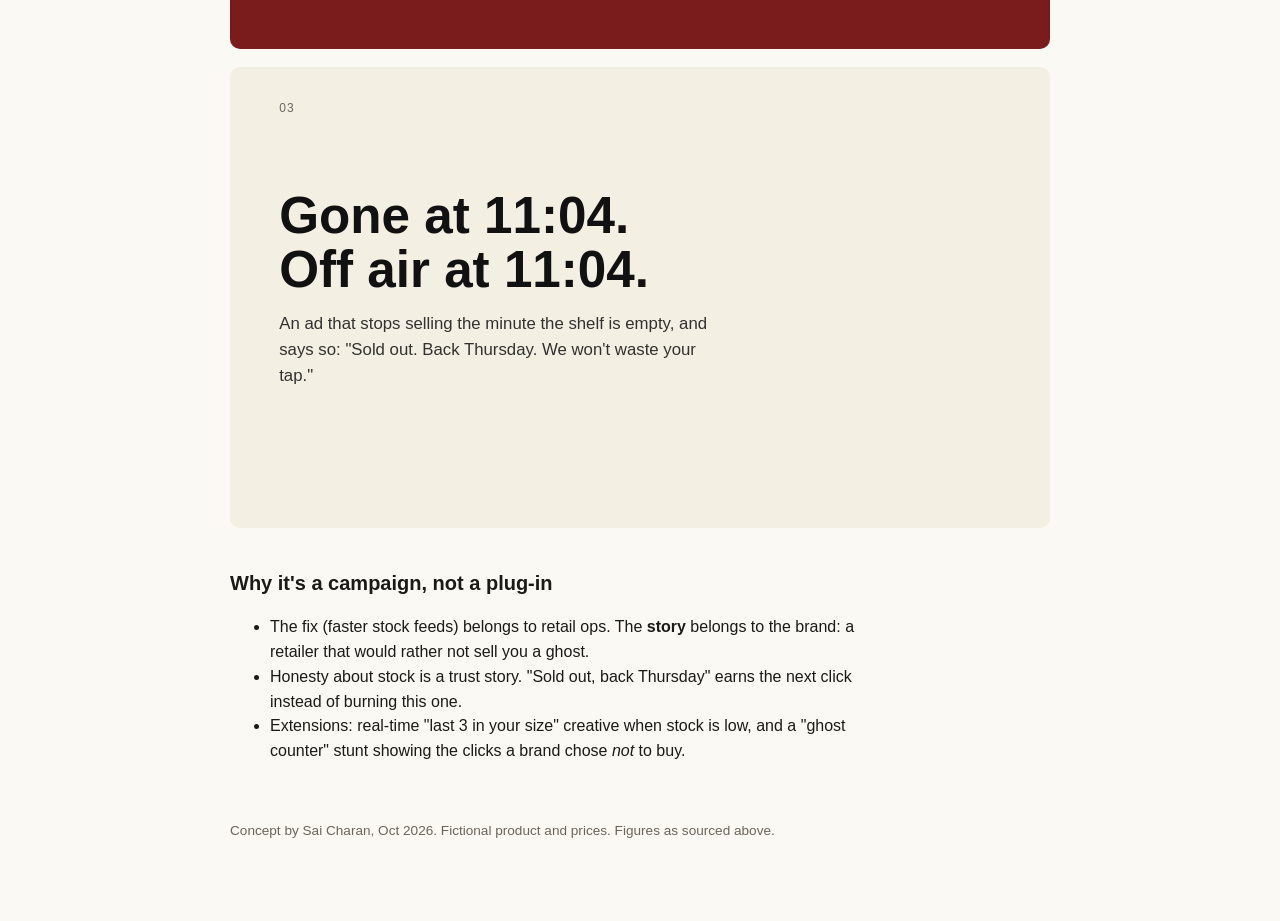
<file: proofs/ghost-shelf/index.html>
<!doctype html><html lang="en"><head><meta charset="utf-8"><meta name="viewport" content="width=device-width,initial-scale=1">
<title>The ghost shelf</title><link rel="stylesheet" href="../style.css">
<style>
.frame{aspect-ratio:16/9;border-radius:10px;display:flex;flex-direction:column;justify-content:center;padding:6%;margin:18px 0;color:#fff;position:relative;overflow:hidden}
.f1{background:#111}.f2{background:#7a1c1c}.f3{background:#f4efe3;color:#111}
.frame .big{font-size:clamp(1.6rem,5vw,3.2rem);font-weight:800;line-height:1.05;margin:0}
.frame .small{font-size:clamp(.85rem,1.8vw,1.05rem);opacity:.85;margin-top:14px;max-width:46ch}
.adtile{background:#fff;color:#111;border-radius:8px;padding:12px 14px;width:min(260px,60%);position:absolute;right:6%;top:12%;box-shadow:0 4px 18px rgba(0,0,0,.4);font-size:.85rem}
.adtile s{color:#888}.adtile b{color:var(--bad)}
.num{position:absolute;left:6%;top:7%;font-size:.75rem;opacity:.6;letter-spacing:.1em}
</style></head><body><main>
<p class="kicker"><a href="../../">← Finding the edge. Building the logic.</a> · Creative concept · retail</p>
<h1>The ghost shelf</h1>
<p class="lede">Shoppers click an ad, land on "out of stock", and leave annoyed. The retailer still pays for the click. The idea: an ad that tells you the truth before you tap.</p>

<h2>The insight</h2>
<div class="card">
<p>Shopping ads usually learn about stock from a feed that refreshes about once a day. Between a product selling out and the feed catching up, the ad keeps running. In that gap, money buys disappointment.</p>
<p>A study of 500 retailers found <b>97% kept paying for clicks on unavailable products</b>, often for 24 to 48 hours.</p>
<p class="flag">Source: ShoppingIQ study of 500 global retailers, reported by <a href="https://searchengineland.com/study-retailers-are-bleeding-ad-spend-on-google-shopping-this-black-friday-465117">Search Engine Land</a>. ShoppingIQ sells a fix for this problem. I haven't seen the method, so treat the 97% as a vendor figure, not a neutral one.</p>
</div>

<h2>Three frames</h2>
<div class="frame f1"><span class="num">01</span>
<p class="big">It sold out<br>at 11:04.</p>
<p class="small">The ad didn't hear about it until tomorrow.</p>
<div class="adtile"><b>Sponsored</b><br>Trail runner, size 9<br><s>£89</s> £64<br>★★★★★ · Shop now</div></div>
<div class="frame f2"><span class="num">02</span>
<p class="big">You tapped.<br>It was a ghost.</p>
<p class="small">A shelf that only exists in an ad. The retailer pays for the click, and you pay with your patience.</p></div>
<div class="frame f3"><span class="num">03</span>
<p class="big">Gone at 11:04.<br>Off air at 11:04.</p>
<p class="small">An ad that stops selling the minute the shelf is empty, and says so: "Sold out. Back Thursday. We won't waste your tap."</p></div>

<h2>Why it's a campaign, not a plug-in</h2>
<ul>
<li>The fix (faster stock feeds) belongs to retail ops. The <b>story</b> belongs to the brand: a retailer that would rather not sell you a ghost.</li>
<li>Honesty about stock is a trust story. "Sold out, back Thursday" earns the next click instead of burning this one.</li>
<li>Extensions: real-time "last 3 in your size" creative when stock is low, and a "ghost counter" stunt showing the clicks a brand chose <i>not</i> to buy.</li>
</ul>
<footer>Concept by Sai Charan, Oct 2026. Fictional product and prices. Figures as sourced above.</footer>
</main></body></html>
</file>
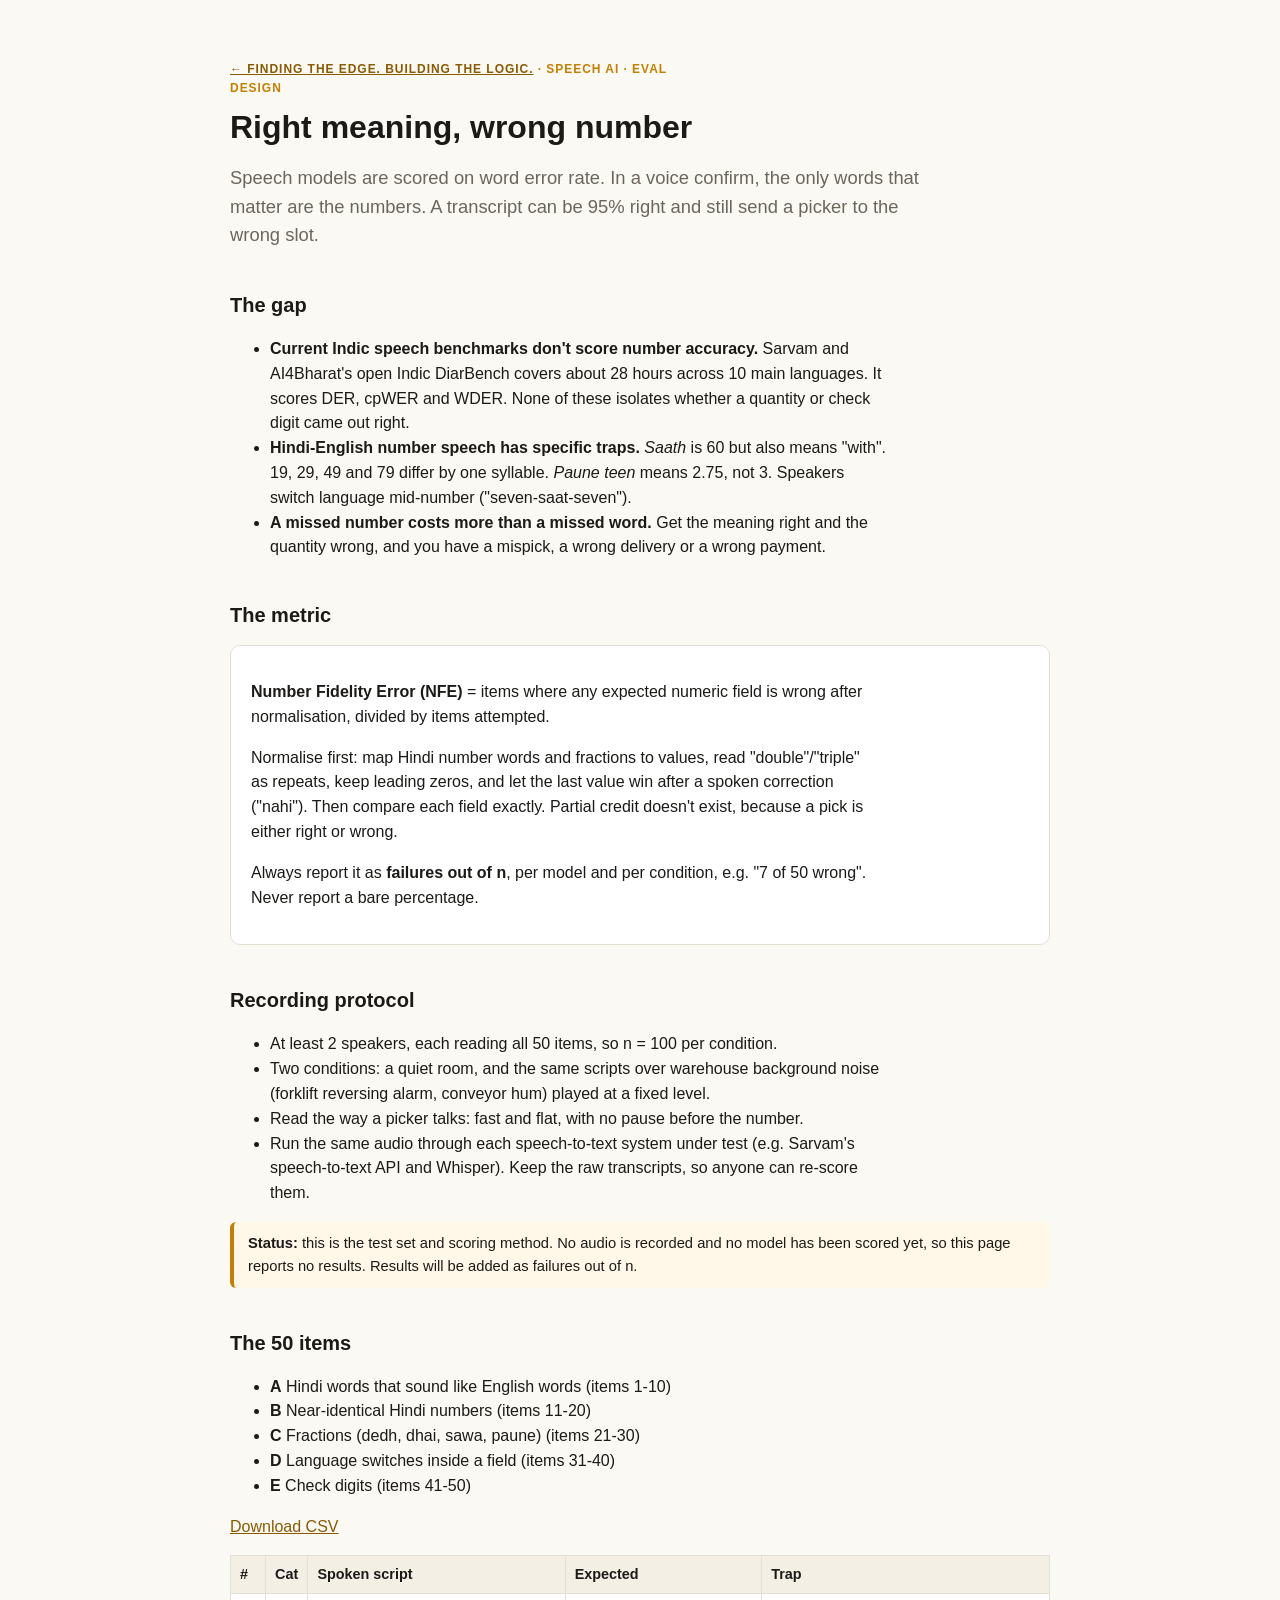
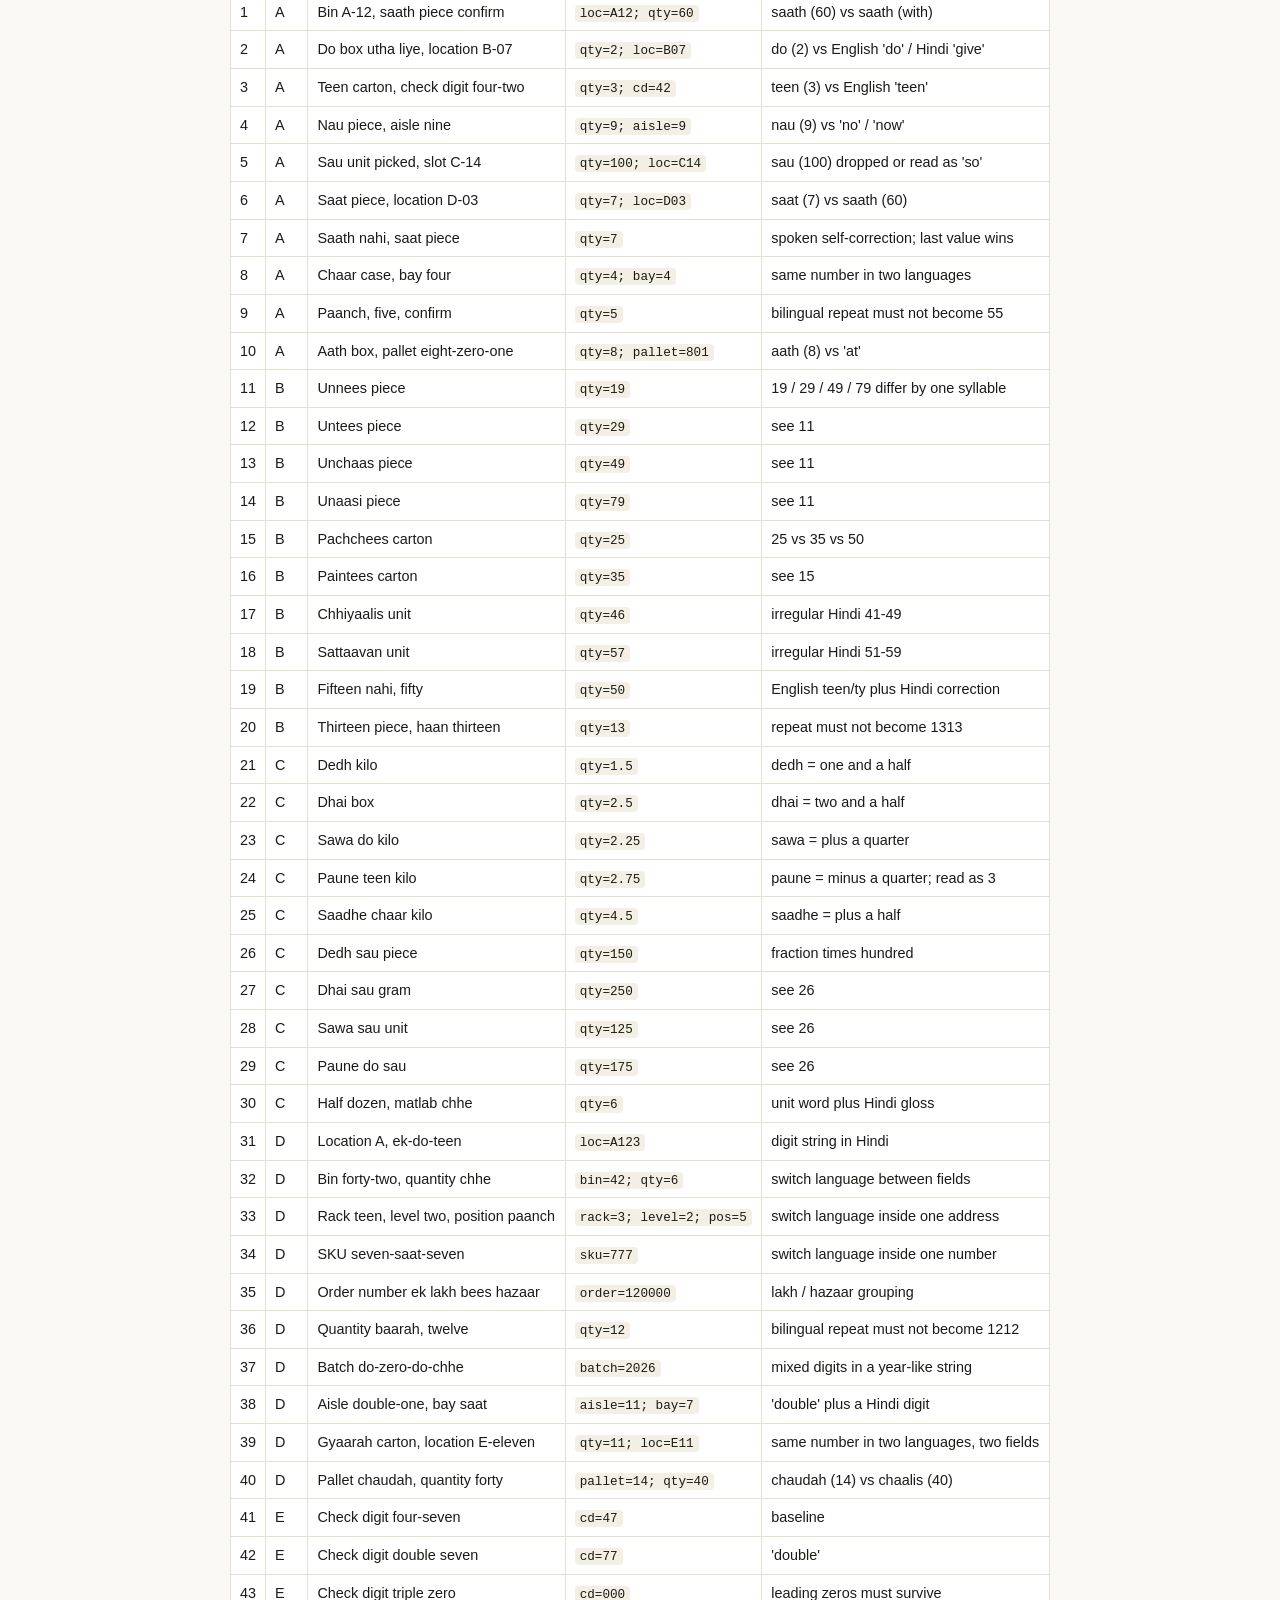
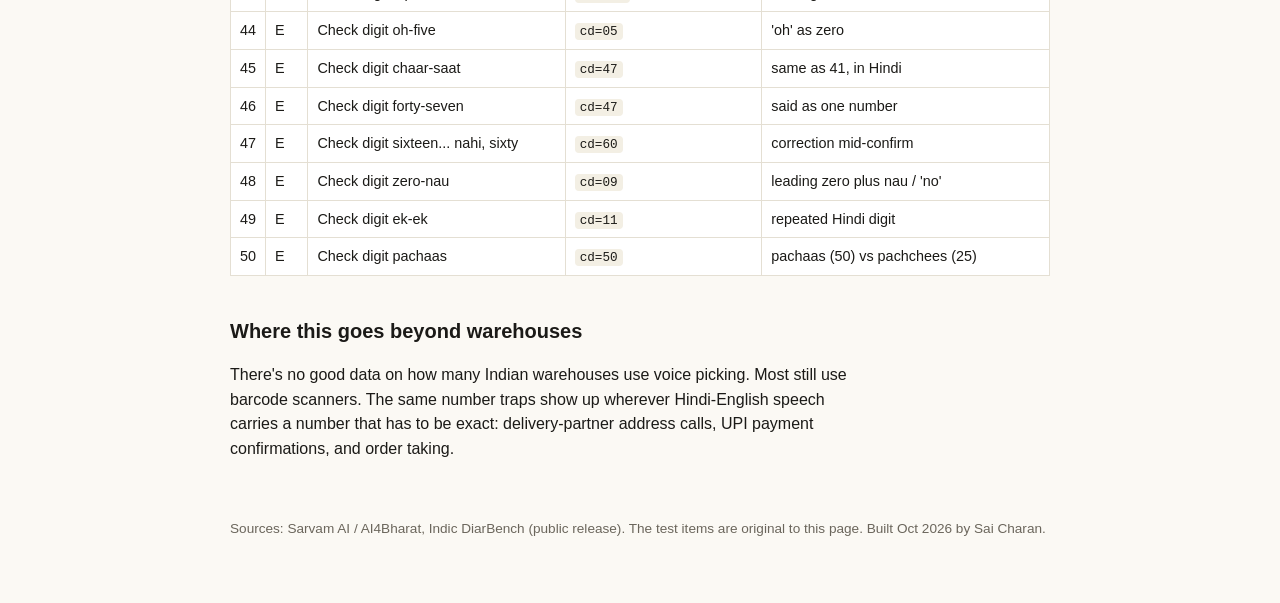
<file: proofs/number-fidelity/index.html>
<!doctype html><html lang="en"><head><meta charset="utf-8"><meta name="viewport" content="width=device-width,initial-scale=1">
<title>Right meaning, wrong number: a number-fidelity test set</title><link rel="stylesheet" href="../style.css"></head><body><main>
<p class="kicker"><a href="../../">← Finding the edge. Building the logic.</a> · Speech AI · eval design</p>
<h1>Right meaning, wrong number</h1>
<p class="lede">Speech models are scored on word error rate. In a voice confirm, the only words that matter are the numbers. A transcript can be 95% right and still send a picker to the wrong slot.</p>

<h2>The gap</h2>
<ul>
<li><b>Current Indic speech benchmarks don't score number accuracy.</b> Sarvam and AI4Bharat's open Indic DiarBench covers about 28 hours across 10 main languages. It scores DER, cpWER and WDER. None of these isolates whether a quantity or check digit came out right.</li>
<li><b>Hindi-English number speech has specific traps.</b> <i>Saath</i> is 60 but also means "with". 19, 29, 49 and 79 differ by one syllable. <i>Paune teen</i> means 2.75, not 3. Speakers switch language mid-number ("seven-saat-seven").</li>
<li><b>A missed number costs more than a missed word.</b> Get the meaning right and the quantity wrong, and you have a mispick, a wrong delivery or a wrong payment.</li>
</ul>

<h2>The metric</h2>
<div class="card">
<p><b>Number Fidelity Error (NFE)</b> = items where any expected numeric field is wrong after normalisation, divided by items attempted.</p>
<p>Normalise first: map Hindi number words and fractions to values, read "double"/"triple" as repeats, keep leading zeros, and let the last value win after a spoken correction ("nahi"). Then compare each field exactly. Partial credit doesn't exist, because a pick is either right or wrong.</p>
<p>Always report it as <b>failures out of n</b>, per model and per condition, e.g. "7 of 50 wrong". Never report a bare percentage.</p>
</div>

<h2>Recording protocol</h2>
<ul>
<li>At least 2 speakers, each reading all 50 items, so n = 100 per condition.</li>
<li>Two conditions: a quiet room, and the same scripts over warehouse background noise (forklift reversing alarm, conveyor hum) played at a fixed level.</li>
<li>Read the way a picker talks: fast and flat, with no pause before the number.</li>
<li>Run the same audio through each speech-to-text system under test (e.g. Sarvam's speech-to-text API and Whisper). Keep the raw transcripts, so anyone can re-score them.</li>
</ul>
<div class="flag"><b>Status:</b> this is the test set and scoring method. No audio is recorded and no model has been scored yet, so this page reports no results. Results will be added as failures out of n.</div>

<h2>The 50 items</h2>
<ul><li><b>A</b> Hindi words that sound like English words (items 1-10)</li><li><b>B</b> Near-identical Hindi numbers (items 11-20)</li><li><b>C</b> Fractions (dedh, dhai, sawa, paune) (items 21-30)</li><li><b>D</b> Language switches inside a field (items 31-40)</li><li><b>E</b> Check digits (items 41-50)</li></ul>
<p><a href="number_fidelity_50.csv">Download CSV</a></p>
<table><thead><tr><th>#</th><th>Cat</th><th>Spoken script</th><th>Expected</th><th>Trap</th></tr></thead><tbody>
<tr><td>1</td><td>A</td><td>Bin A-12, saath piece confirm</td><td><code>loc=A12; qty=60</code></td><td>saath (60) vs saath (with)</td></tr>
<tr><td>2</td><td>A</td><td>Do box utha liye, location B-07</td><td><code>qty=2; loc=B07</code></td><td>do (2) vs English &#x27;do&#x27; / Hindi &#x27;give&#x27;</td></tr>
<tr><td>3</td><td>A</td><td>Teen carton, check digit four-two</td><td><code>qty=3; cd=42</code></td><td>teen (3) vs English &#x27;teen&#x27;</td></tr>
<tr><td>4</td><td>A</td><td>Nau piece, aisle nine</td><td><code>qty=9; aisle=9</code></td><td>nau (9) vs &#x27;no&#x27; / &#x27;now&#x27;</td></tr>
<tr><td>5</td><td>A</td><td>Sau unit picked, slot C-14</td><td><code>qty=100; loc=C14</code></td><td>sau (100) dropped or read as &#x27;so&#x27;</td></tr>
<tr><td>6</td><td>A</td><td>Saat piece, location D-03</td><td><code>qty=7; loc=D03</code></td><td>saat (7) vs saath (60)</td></tr>
<tr><td>7</td><td>A</td><td>Saath nahi, saat piece</td><td><code>qty=7</code></td><td>spoken self-correction; last value wins</td></tr>
<tr><td>8</td><td>A</td><td>Chaar case, bay four</td><td><code>qty=4; bay=4</code></td><td>same number in two languages</td></tr>
<tr><td>9</td><td>A</td><td>Paanch, five, confirm</td><td><code>qty=5</code></td><td>bilingual repeat must not become 55</td></tr>
<tr><td>10</td><td>A</td><td>Aath box, pallet eight-zero-one</td><td><code>qty=8; pallet=801</code></td><td>aath (8) vs &#x27;at&#x27;</td></tr>
<tr><td>11</td><td>B</td><td>Unnees piece</td><td><code>qty=19</code></td><td>19 / 29 / 49 / 79 differ by one syllable</td></tr>
<tr><td>12</td><td>B</td><td>Untees piece</td><td><code>qty=29</code></td><td>see 11</td></tr>
<tr><td>13</td><td>B</td><td>Unchaas piece</td><td><code>qty=49</code></td><td>see 11</td></tr>
<tr><td>14</td><td>B</td><td>Unaasi piece</td><td><code>qty=79</code></td><td>see 11</td></tr>
<tr><td>15</td><td>B</td><td>Pachchees carton</td><td><code>qty=25</code></td><td>25 vs 35 vs 50</td></tr>
<tr><td>16</td><td>B</td><td>Paintees carton</td><td><code>qty=35</code></td><td>see 15</td></tr>
<tr><td>17</td><td>B</td><td>Chhiyaalis unit</td><td><code>qty=46</code></td><td>irregular Hindi 41-49</td></tr>
<tr><td>18</td><td>B</td><td>Sattaavan unit</td><td><code>qty=57</code></td><td>irregular Hindi 51-59</td></tr>
<tr><td>19</td><td>B</td><td>Fifteen nahi, fifty</td><td><code>qty=50</code></td><td>English teen/ty plus Hindi correction</td></tr>
<tr><td>20</td><td>B</td><td>Thirteen piece, haan thirteen</td><td><code>qty=13</code></td><td>repeat must not become 1313</td></tr>
<tr><td>21</td><td>C</td><td>Dedh kilo</td><td><code>qty=1.5</code></td><td>dedh = one and a half</td></tr>
<tr><td>22</td><td>C</td><td>Dhai box</td><td><code>qty=2.5</code></td><td>dhai = two and a half</td></tr>
<tr><td>23</td><td>C</td><td>Sawa do kilo</td><td><code>qty=2.25</code></td><td>sawa = plus a quarter</td></tr>
<tr><td>24</td><td>C</td><td>Paune teen kilo</td><td><code>qty=2.75</code></td><td>paune = minus a quarter; read as 3</td></tr>
<tr><td>25</td><td>C</td><td>Saadhe chaar kilo</td><td><code>qty=4.5</code></td><td>saadhe = plus a half</td></tr>
<tr><td>26</td><td>C</td><td>Dedh sau piece</td><td><code>qty=150</code></td><td>fraction times hundred</td></tr>
<tr><td>27</td><td>C</td><td>Dhai sau gram</td><td><code>qty=250</code></td><td>see 26</td></tr>
<tr><td>28</td><td>C</td><td>Sawa sau unit</td><td><code>qty=125</code></td><td>see 26</td></tr>
<tr><td>29</td><td>C</td><td>Paune do sau</td><td><code>qty=175</code></td><td>see 26</td></tr>
<tr><td>30</td><td>C</td><td>Half dozen, matlab chhe</td><td><code>qty=6</code></td><td>unit word plus Hindi gloss</td></tr>
<tr><td>31</td><td>D</td><td>Location A, ek-do-teen</td><td><code>loc=A123</code></td><td>digit string in Hindi</td></tr>
<tr><td>32</td><td>D</td><td>Bin forty-two, quantity chhe</td><td><code>bin=42; qty=6</code></td><td>switch language between fields</td></tr>
<tr><td>33</td><td>D</td><td>Rack teen, level two, position paanch</td><td><code>rack=3; level=2; pos=5</code></td><td>switch language inside one address</td></tr>
<tr><td>34</td><td>D</td><td>SKU seven-saat-seven</td><td><code>sku=777</code></td><td>switch language inside one number</td></tr>
<tr><td>35</td><td>D</td><td>Order number ek lakh bees hazaar</td><td><code>order=120000</code></td><td>lakh / hazaar grouping</td></tr>
<tr><td>36</td><td>D</td><td>Quantity baarah, twelve</td><td><code>qty=12</code></td><td>bilingual repeat must not become 1212</td></tr>
<tr><td>37</td><td>D</td><td>Batch do-zero-do-chhe</td><td><code>batch=2026</code></td><td>mixed digits in a year-like string</td></tr>
<tr><td>38</td><td>D</td><td>Aisle double-one, bay saat</td><td><code>aisle=11; bay=7</code></td><td>&#x27;double&#x27; plus a Hindi digit</td></tr>
<tr><td>39</td><td>D</td><td>Gyaarah carton, location E-eleven</td><td><code>qty=11; loc=E11</code></td><td>same number in two languages, two fields</td></tr>
<tr><td>40</td><td>D</td><td>Pallet chaudah, quantity forty</td><td><code>pallet=14; qty=40</code></td><td>chaudah (14) vs chaalis (40)</td></tr>
<tr><td>41</td><td>E</td><td>Check digit four-seven</td><td><code>cd=47</code></td><td>baseline</td></tr>
<tr><td>42</td><td>E</td><td>Check digit double seven</td><td><code>cd=77</code></td><td>&#x27;double&#x27;</td></tr>
<tr><td>43</td><td>E</td><td>Check digit triple zero</td><td><code>cd=000</code></td><td>leading zeros must survive</td></tr>
<tr><td>44</td><td>E</td><td>Check digit oh-five</td><td><code>cd=05</code></td><td>&#x27;oh&#x27; as zero</td></tr>
<tr><td>45</td><td>E</td><td>Check digit chaar-saat</td><td><code>cd=47</code></td><td>same as 41, in Hindi</td></tr>
<tr><td>46</td><td>E</td><td>Check digit forty-seven</td><td><code>cd=47</code></td><td>said as one number</td></tr>
<tr><td>47</td><td>E</td><td>Check digit sixteen... nahi, sixty</td><td><code>cd=60</code></td><td>correction mid-confirm</td></tr>
<tr><td>48</td><td>E</td><td>Check digit zero-nau</td><td><code>cd=09</code></td><td>leading zero plus nau / &#x27;no&#x27;</td></tr>
<tr><td>49</td><td>E</td><td>Check digit ek-ek</td><td><code>cd=11</code></td><td>repeated Hindi digit</td></tr>
<tr><td>50</td><td>E</td><td>Check digit pachaas</td><td><code>cd=50</code></td><td>pachaas (50) vs pachchees (25)</td></tr>
</tbody></table>

<h2>Where this goes beyond warehouses</h2>
<p>There's no good data on how many Indian warehouses use voice picking. Most still use barcode scanners. The same number traps show up wherever Hindi-English speech carries a number that has to be exact: delivery-partner address calls, UPI payment confirmations, and order taking.</p>

<footer>Sources: Sarvam AI / AI4Bharat, Indic DiarBench (public release). The test items are original to this page. Built Oct 2026 by Sai Charan.</footer>
</main></body></html>
</file>
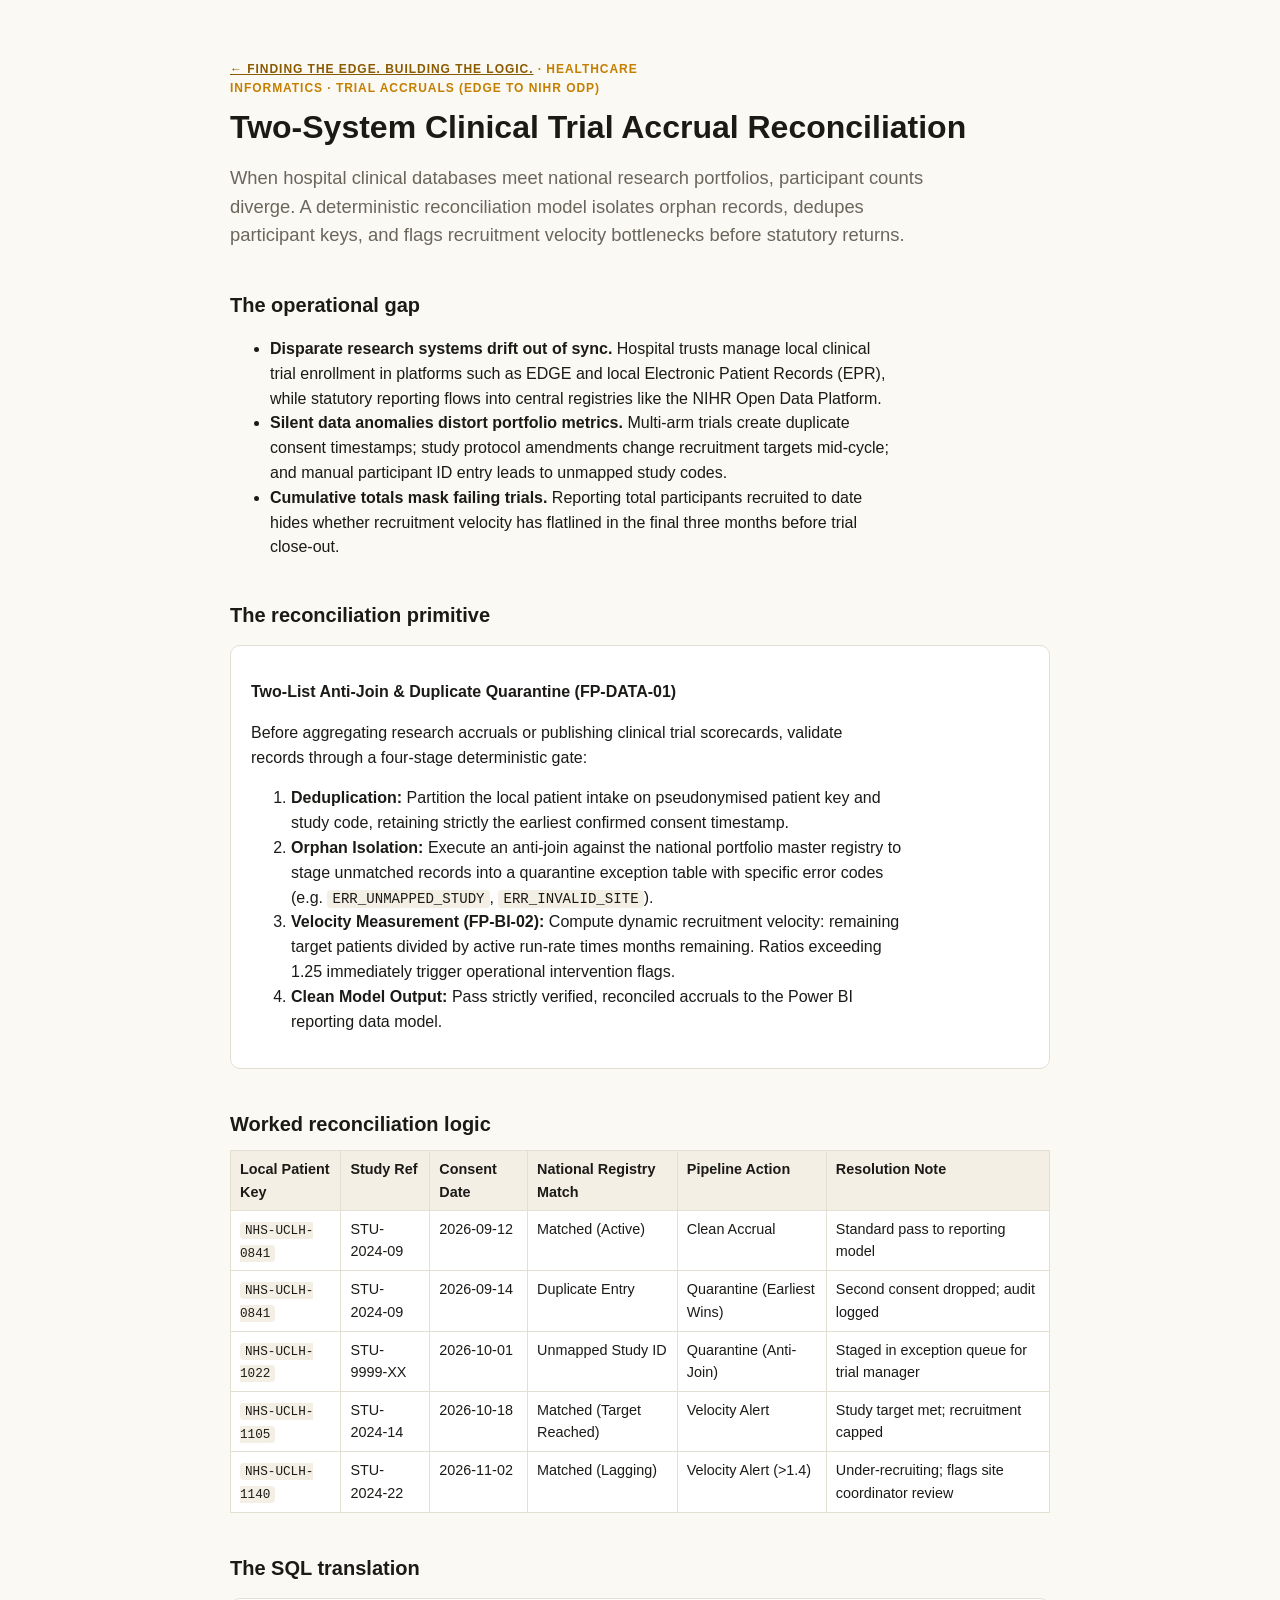
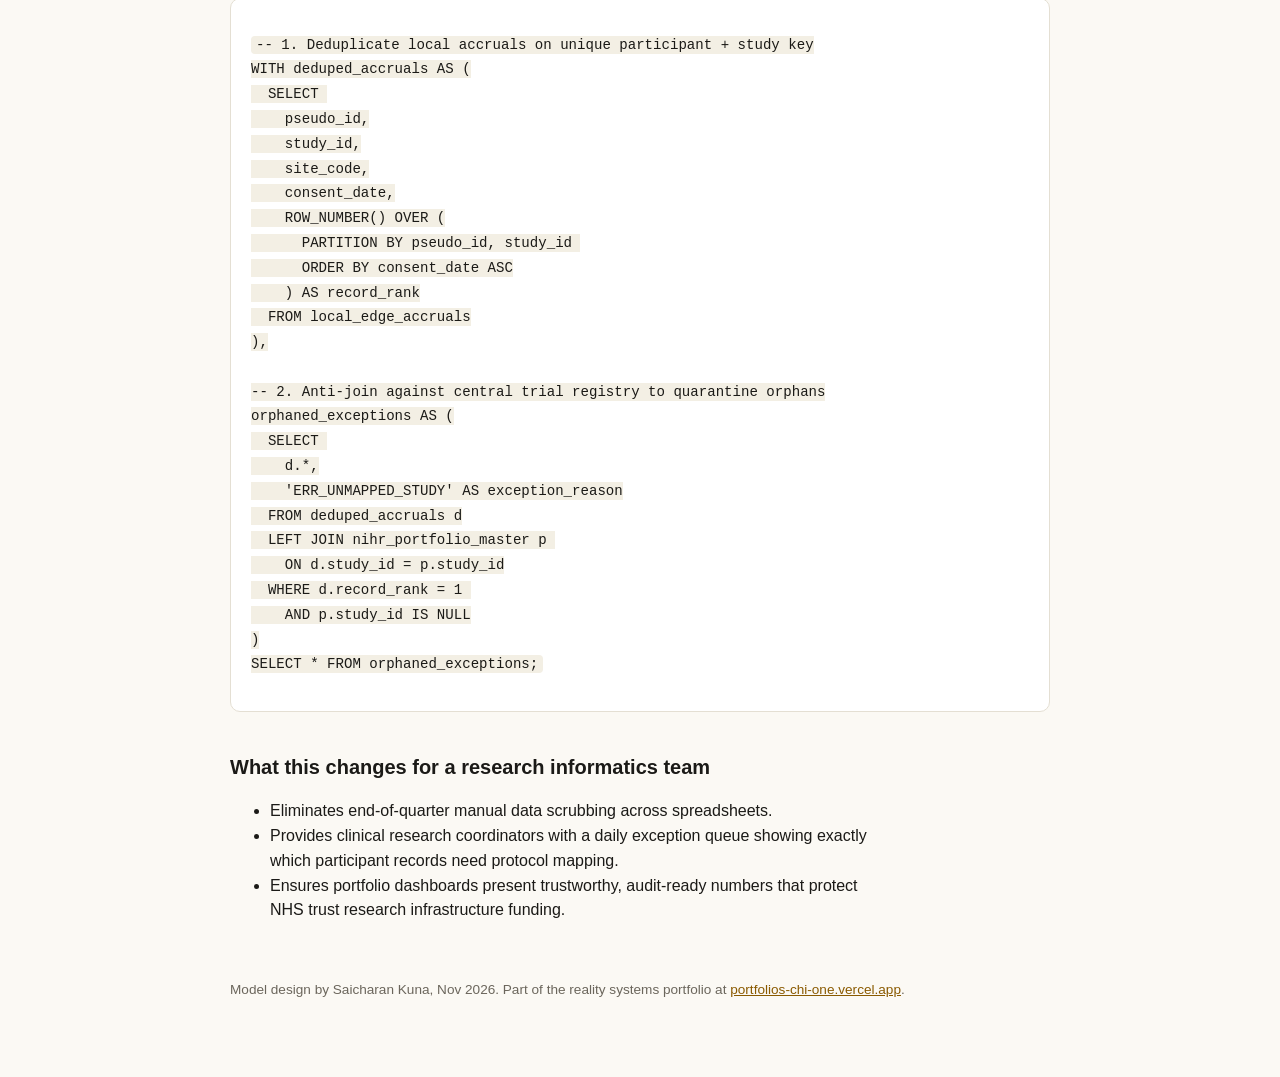
<file: proofs/trial-accrual-reconciliation/index.html>
<!doctype html><html lang="en"><head><meta charset="utf-8"><meta name="viewport" content="width=device-width,initial-scale=1">
<title>Two-System Clinical Trial Accrual Reconciliation</title><link rel="stylesheet" href="../style.css"></head><body><main>
<p class="kicker"><a href="../../">← Finding the edge. Building the logic.</a> · Healthcare Informatics · Trial Accruals (EDGE to NIHR ODP)</p>
<h1>Two-System Clinical Trial Accrual Reconciliation</h1>
<p class="lede">When hospital clinical databases meet national research portfolios, participant counts diverge. A deterministic reconciliation model isolates orphan records, dedupes participant keys, and flags recruitment velocity bottlenecks before statutory returns.</p>

<h2>The operational gap</h2>
<ul>
<li><b>Disparate research systems drift out of sync.</b> Hospital trusts manage local clinical trial enrollment in platforms such as EDGE and local Electronic Patient Records (EPR), while statutory reporting flows into central registries like the NIHR Open Data Platform.</li>
<li><b>Silent data anomalies distort portfolio metrics.</b> Multi-arm trials create duplicate consent timestamps; study protocol amendments change recruitment targets mid-cycle; and manual participant ID entry leads to unmapped study codes.</li>
<li><b>Cumulative totals mask failing trials.</b> Reporting total participants recruited to date hides whether recruitment velocity has flatlined in the final three months before trial close-out.</li>
</ul>

<h2>The reconciliation primitive</h2>
<div class="card">
<p><b>Two-List Anti-Join &amp; Duplicate Quarantine (FP-DATA-01)</b></p>
<p>Before aggregating research accruals or publishing clinical trial scorecards, validate records through a four-stage deterministic gate:</p>
<ol>
<li><b>Deduplication:</b> Partition the local patient intake on pseudonymised patient key and study code, retaining strictly the earliest confirmed consent timestamp.</li>
<li><b>Orphan Isolation:</b> Execute an anti-join against the national portfolio master registry to stage unmatched records into a quarantine exception table with specific error codes (e.g. <code>ERR_UNMAPPED_STUDY</code>, <code>ERR_INVALID_SITE</code>).</li>
<li><b>Velocity Measurement (FP-BI-02):</b> Compute dynamic recruitment velocity: remaining target patients divided by active run-rate times months remaining. Ratios exceeding 1.25 immediately trigger operational intervention flags.</li>
<li><b>Clean Model Output:</b> Pass strictly verified, reconciled accruals to the Power BI reporting data model.</li>
</ol>
</div>

<h2>Worked reconciliation logic</h2>
<table><thead><tr><th>Local Patient Key</th><th>Study Ref</th><th>Consent Date</th><th>National Registry Match</th><th>Pipeline Action</th><th>Resolution Note</th></tr></thead><tbody>
<tr><td><code>NHS-UCLH-0841</code></td><td>STU-2024-09</td><td>2026-09-12</td><td>Matched (Active)</td><td>Clean Accrual</td><td>Standard pass to reporting model</td></tr>
<tr><td><code>NHS-UCLH-0841</code></td><td>STU-2024-09</td><td>2026-09-14</td><td>Duplicate Entry</td><td>Quarantine (Earliest Wins)</td><td>Second consent dropped; audit logged</td></tr>
<tr><td><code>NHS-UCLH-1022</code></td><td>STU-9999-XX</td><td>2026-10-01</td><td>Unmapped Study ID</td><td>Quarantine (Anti-Join)</td><td>Staged in exception queue for trial manager</td></tr>
<tr><td><code>NHS-UCLH-1105</code></td><td>STU-2024-14</td><td>2026-10-18</td><td>Matched (Target Reached)</td><td>Velocity Alert</td><td>Study target met; recruitment capped</td></tr>
<tr><td><code>NHS-UCLH-1140</code></td><td>STU-2024-22</td><td>2026-11-02</td><td>Matched (Lagging)</td><td>Velocity Alert (>1.4)</td><td>Under-recruiting; flags site coordinator review</td></tr>
</tbody></table>

<h2>The SQL translation</h2>
<div class="card">
<pre><code>-- 1. Deduplicate local accruals on unique participant + study key
WITH deduped_accruals AS (
  SELECT 
    pseudo_id,
    study_id,
    site_code,
    consent_date,
    ROW_NUMBER() OVER (
      PARTITION BY pseudo_id, study_id 
      ORDER BY consent_date ASC
    ) AS record_rank
  FROM local_edge_accruals
),

-- 2. Anti-join against central trial registry to quarantine orphans
orphaned_exceptions AS (
  SELECT 
    d.*,
    'ERR_UNMAPPED_STUDY' AS exception_reason
  FROM deduped_accruals d
  LEFT JOIN nihr_portfolio_master p 
    ON d.study_id = p.study_id
  WHERE d.record_rank = 1 
    AND p.study_id IS NULL
)
SELECT * FROM orphaned_exceptions;</code></pre>
</div>

<h2>What this changes for a research informatics team</h2>
<ul>
<li>Eliminates end-of-quarter manual data scrubbing across spreadsheets.</li>
<li>Provides clinical research coordinators with a daily exception queue showing exactly which participant records need protocol mapping.</li>
<li>Ensures portfolio dashboards present trustworthy, audit-ready numbers that protect NHS trust research infrastructure funding.</li>
</ul>

<footer>Model design by Saicharan Kuna, Nov 2026. Part of the reality systems portfolio at <a href="../../">portfolios-chi-one.vercel.app</a>.</footer>
</main></body></html>
</file>
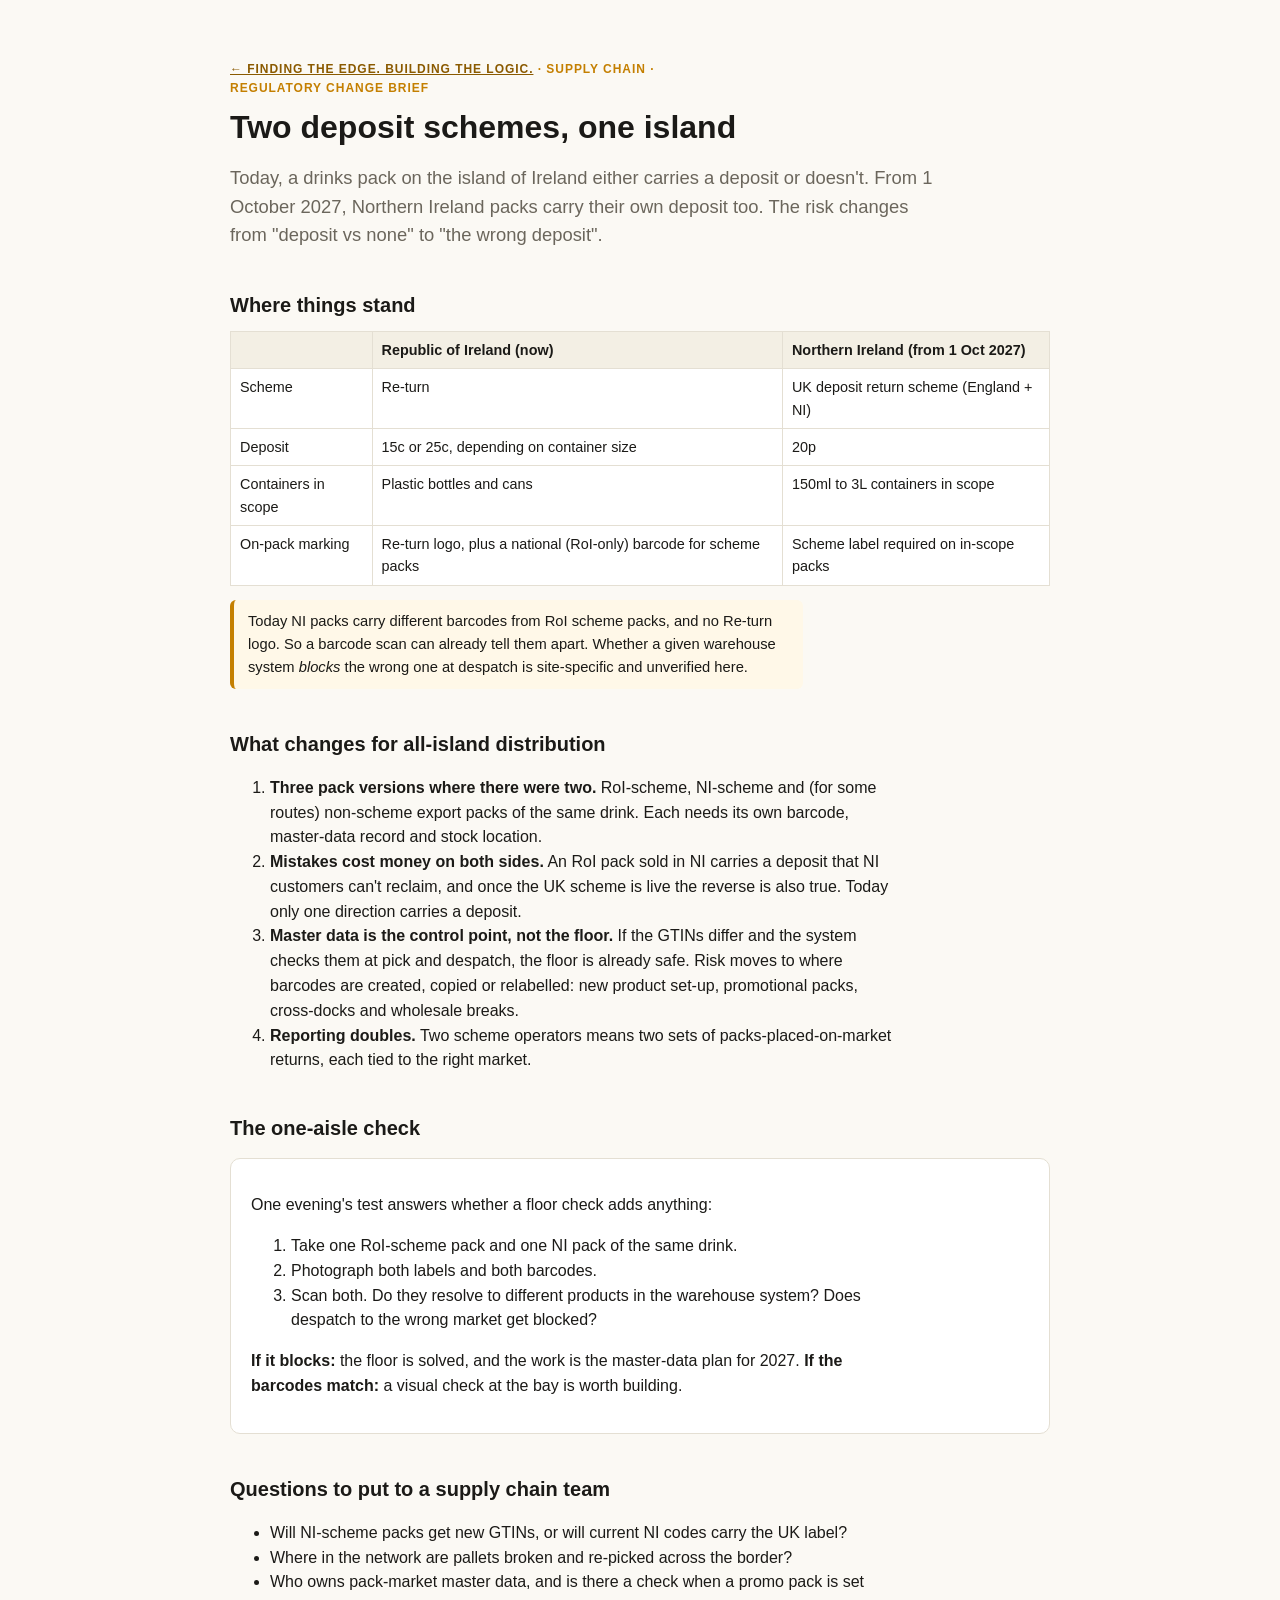
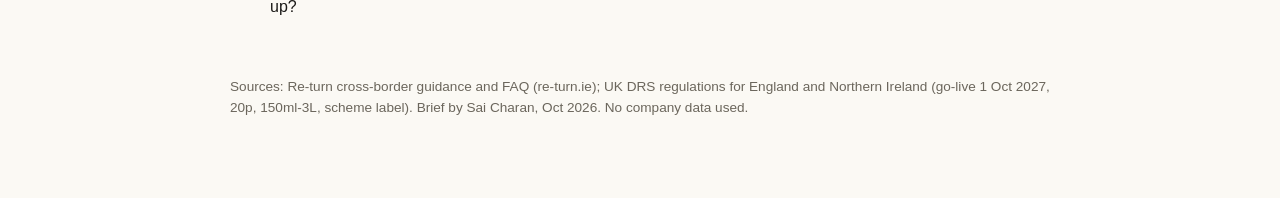
<file: proofs/two-schemes-one-island/index.html>
<!doctype html><html lang="en"><head><meta charset="utf-8"><meta name="viewport" content="width=device-width,initial-scale=1">
<title>Two deposit schemes, one island</title><link rel="stylesheet" href="../style.css"></head><body><main>
<p class="kicker"><a href="../../">← Finding the edge. Building the logic.</a> · Supply chain · regulatory change brief</p>
<h1>Two deposit schemes, one island</h1>
<p class="lede">Today, a drinks pack on the island of Ireland either carries a deposit or doesn't. From 1 October 2027, Northern Ireland packs carry their own deposit too. The risk changes from "deposit vs none" to "the wrong deposit".</p>

<h2>Where things stand</h2>
<table><thead><tr><th></th><th>Republic of Ireland (now)</th><th>Northern Ireland (from 1 Oct 2027)</th></tr></thead><tbody>
<tr><td>Scheme</td><td>Re-turn</td><td>UK deposit return scheme (England + NI)</td></tr>
<tr><td>Deposit</td><td>15c or 25c, depending on container size</td><td>20p</td></tr>
<tr><td>Containers in scope</td><td>Plastic bottles and cans</td><td>150ml to 3L containers in scope</td></tr>
<tr><td>On-pack marking</td><td>Re-turn logo, plus a national (RoI-only) barcode for scheme packs</td><td>Scheme label required on in-scope packs</td></tr>
</tbody></table>
<p class="flag">Today NI packs carry different barcodes from RoI scheme packs, and no Re-turn logo. So a barcode scan can already tell them apart. Whether a given warehouse system <i>blocks</i> the wrong one at despatch is site-specific and unverified here.</p>

<h2>What changes for all-island distribution</h2>
<ol>
<li><b>Three pack versions where there were two.</b> RoI-scheme, NI-scheme and (for some routes) non-scheme export packs of the same drink. Each needs its own barcode, master-data record and stock location.</li>
<li><b>Mistakes cost money on both sides.</b> An RoI pack sold in NI carries a deposit that NI customers can't reclaim, and once the UK scheme is live the reverse is also true. Today only one direction carries a deposit.</li>
<li><b>Master data is the control point, not the floor.</b> If the GTINs differ and the system checks them at pick and despatch, the floor is already safe. Risk moves to where barcodes are created, copied or relabelled: new product set-up, promotional packs, cross-docks and wholesale breaks.</li>
<li><b>Reporting doubles.</b> Two scheme operators means two sets of packs-placed-on-market returns, each tied to the right market.</li>
</ol>

<h2>The one-aisle check</h2>
<div class="card">
<p>One evening's test answers whether a floor check adds anything:</p>
<ol>
<li>Take one RoI-scheme pack and one NI pack of the same drink.</li>
<li>Photograph both labels and both barcodes.</li>
<li>Scan both. Do they resolve to different products in the warehouse system? Does despatch to the wrong market get blocked?</li>
</ol>
<p><b>If it blocks:</b> the floor is solved, and the work is the master-data plan for 2027. <b>If the barcodes match:</b> a visual check at the bay is worth building.</p>
</div>

<h2>Questions to put to a supply chain team</h2>
<ul>
<li>Will NI-scheme packs get new GTINs, or will current NI codes carry the UK label?</li>
<li>Where in the network are pallets broken and re-picked across the border?</li>
<li>Who owns pack-market master data, and is there a check when a promo pack is set up?</li>
</ul>
<footer>Sources: Re-turn cross-border guidance and FAQ (re-turn.ie); UK DRS regulations for England and Northern Ireland (go-live 1 Oct 2027, 20p, 150ml-3L, scheme label). Brief by Sai Charan, Oct 2026. No company data used.</footer>
</main></body></html>
</file>
<file: proofs/style.css>
:root{--ink:#1b1a17;--muted:#6b665c;--line:#e4dfd3;--bg:#fbf9f4;--card:#fff;--accent:#c47f00;--bad:#b3261e;--ok:#2e7d32}
*{box-sizing:border-box}
body{margin:0;font:16px/1.55 -apple-system,BlinkMacSystemFont,"Segoe UI",Inter,sans-serif;color:var(--ink);background:var(--bg)}
main{max-width:860px;margin:0 auto;padding:48px 20px 80px}
h1{font-size:2rem;line-height:1.15;margin:0 0 8px}
h2{font-size:1.25rem;margin:40px 0 10px}
h3{font-size:1rem;margin:20px 0 6px}
p,li{max-width:70ch}
.kicker{text-transform:uppercase;letter-spacing:.08em;font-size:.75rem;color:var(--accent);font-weight:700}
.lede{font-size:1.15rem;color:var(--muted)}
.card{background:var(--card);border:1px solid var(--line);border-radius:10px;padding:18px 20px;margin:14px 0}
.flag{border-left:4px solid var(--accent);background:#fff8e8;padding:10px 14px;border-radius:6px;font-size:.92rem}
table{width:100%;border-collapse:collapse;font-size:.9rem;background:var(--card)}
th,td{border:1px solid var(--line);padding:7px 9px;text-align:left;vertical-align:top}
th{background:#f3efe4}
code{background:#f3efe4;padding:1px 5px;border-radius:4px;font-size:.88em}
a{color:#8a5a00}
.grid{display:grid;grid-template-columns:repeat(auto-fit,minmax(240px,1fr));gap:14px}
.tag{display:inline-block;font-size:.72rem;font-weight:700;padding:2px 8px;border-radius:99px;background:#f3efe4;margin-right:6px}
footer{margin-top:56px;font-size:.85rem;color:var(--muted)}
</file>
